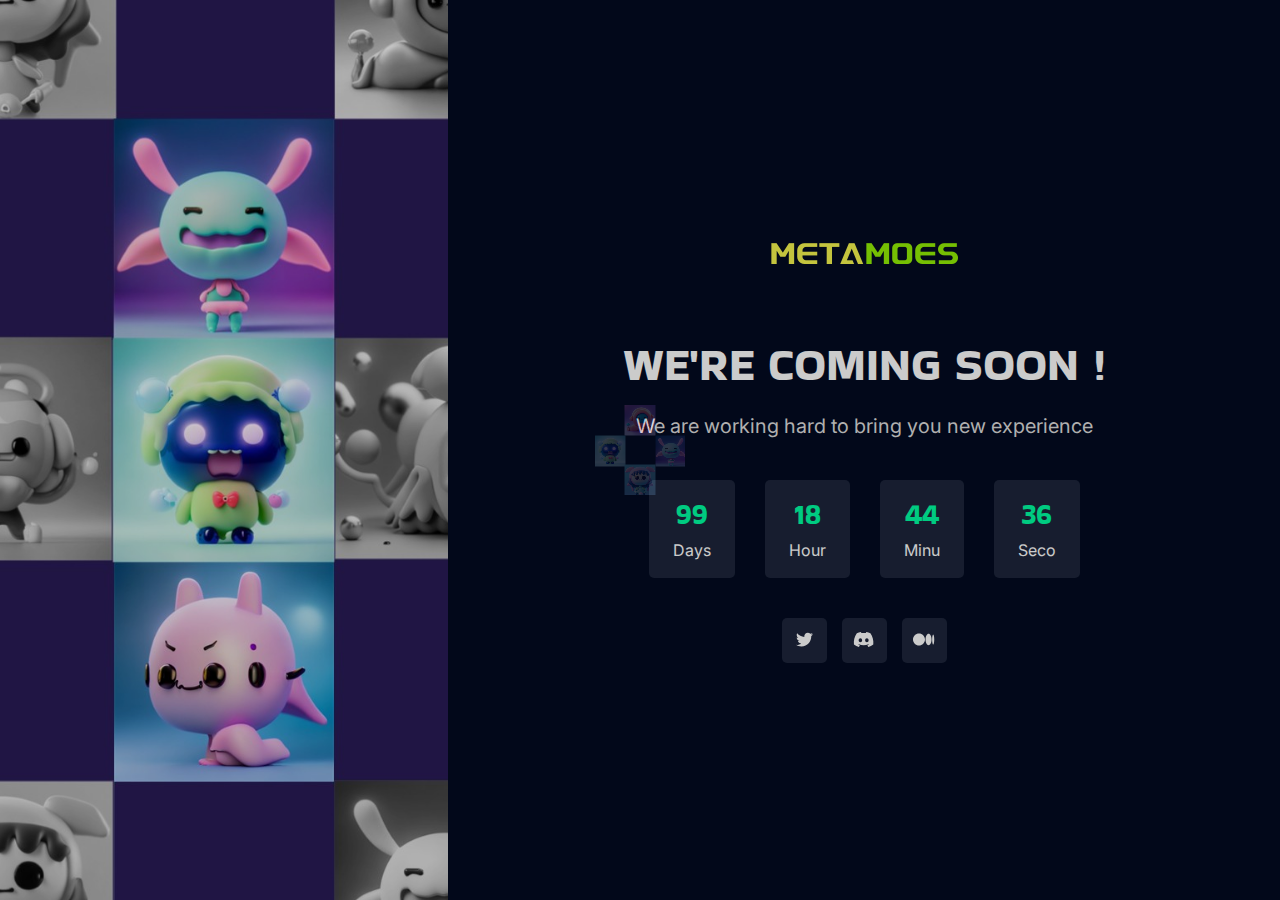
<file: index.html>
<!DOCTYPE html>
<html lang="en">

<head>
    <meta charset="UTF-8">
    <meta http-equiv="X-UA-Compatible" content="IE=edge">
    <meta name="viewport" content="width=device-width, initial-scale=1.0">
    <title>NFTPort- NFT landing page HTML Template</title>

    <link rel="shortcut icon" href="assets/images/favicon.png" type="image/x-icon">

    <link rel="stylesheet" href="assets/css/bootstrap.min.css">
    <link rel="stylesheet" href="assets/css/aos.css">
    <link rel="stylesheet" href="assets/css/all.min.css">
    <link rel="stylesheet" href="assets/css/lightcase.css">
    <link rel="stylesheet" href="assets/css/swiper-bundle.min.css">

    <!-- main css for template -->
    <link rel="stylesheet" href="assets/css/style.css">
</head>

<body>

    <!-- ===============>> Preloader start here <<================= -->
    <div class="preloader">
        <img src="assets/images/logo/preloader.png" alt="SuperHero">
    </div>
    <!-- ===============>> Preloader end here <<================= -->



    <!-- ================> coming soon section start here <================== -->
    <section class="coming-soon">
        <div class="coming-soon__inner">
            <div class="coming-soon__content">
                <div class="logo">
                    <a href="index.html">
                        <img src="assets/images/logo/logo.png" alt="logo">
                    </a>
                </div>
                <br>
                <br>
                <br>
                <h2 class="color--gradient-y">We're Coming Soon ! </h2>
                <p>We are working hard to bring you new experience</p>
                <ul class="countdown" data-date="July 25, 2022 21:14:01" id="countdown">
                    <li class="countdown__item">
                        <h3 class="countdown__number color--theme-color countdown__number-days">99</h3>
                        <p class="countdown__text">Days</p>
                    </li>
                    <li class="countdown__item">
                        <h3 class="countdown__number color--theme-color countdown__number-hours">18</h3>
                        <p class="countdown__text">Hour</p>
                    </li>
                    <li class="countdown__item">
                        <h3 class="countdown__number color--theme-color countdown__number-minutes">44</h3>
                        <p class="countdown__text">Minu</p>
                    </li>
                    <li class="countdown__item">
                        <h3 class="countdown__number color--theme-color countdown__number-seconds">36</h3>
                        <p class="countdown__text">Seco</p>
                    </li>
                </ul>
                <ul class="social justify-content-center">
                    <li class="social__item">
                        <a href="#" class="social__link"><i class="fab fa-twitter"></i></a>
                    </li>
                    <li class="social__item">
                        <a href="#" class="social__link"><i class="fab fa-discord"></i></a>
                    </li>
                    <li class="social__item">
                        <a href="#" class="social__link"><i class="fab fa-medium"></i></a>
                    </li>
                </ul>
            </div>
            <div class="coming-soon__thumb">
                <a href="index.html"><img src="assets/images/coming-soon/01.jpg" alt="NFT Image"> </a>
            </div>
        </div>

    </section>
    <!-- ================> coming soon section end here <================== -->



    <!-- vendor plugins -->
    <script src="assets/js/jquery-3.6.0.min.js"></script>
    <script src="assets/js/bootstrap.bundle.min.js"></script>
    <script src="assets/js/all.min.js"></script>
    <script src="assets/js/swiper-bundle.min.js"></script>
    <script src="assets/js/aos.js"></script>
    <script src="assets/js/lightcase.js"></script>
    <script src="assets/js/purecounter_vanilla.js"></script>
    <script src="assets/js/countdown.min.js"></script>
    <script src="assets/js/custom.js"></script>
</body>

</html>
</file>
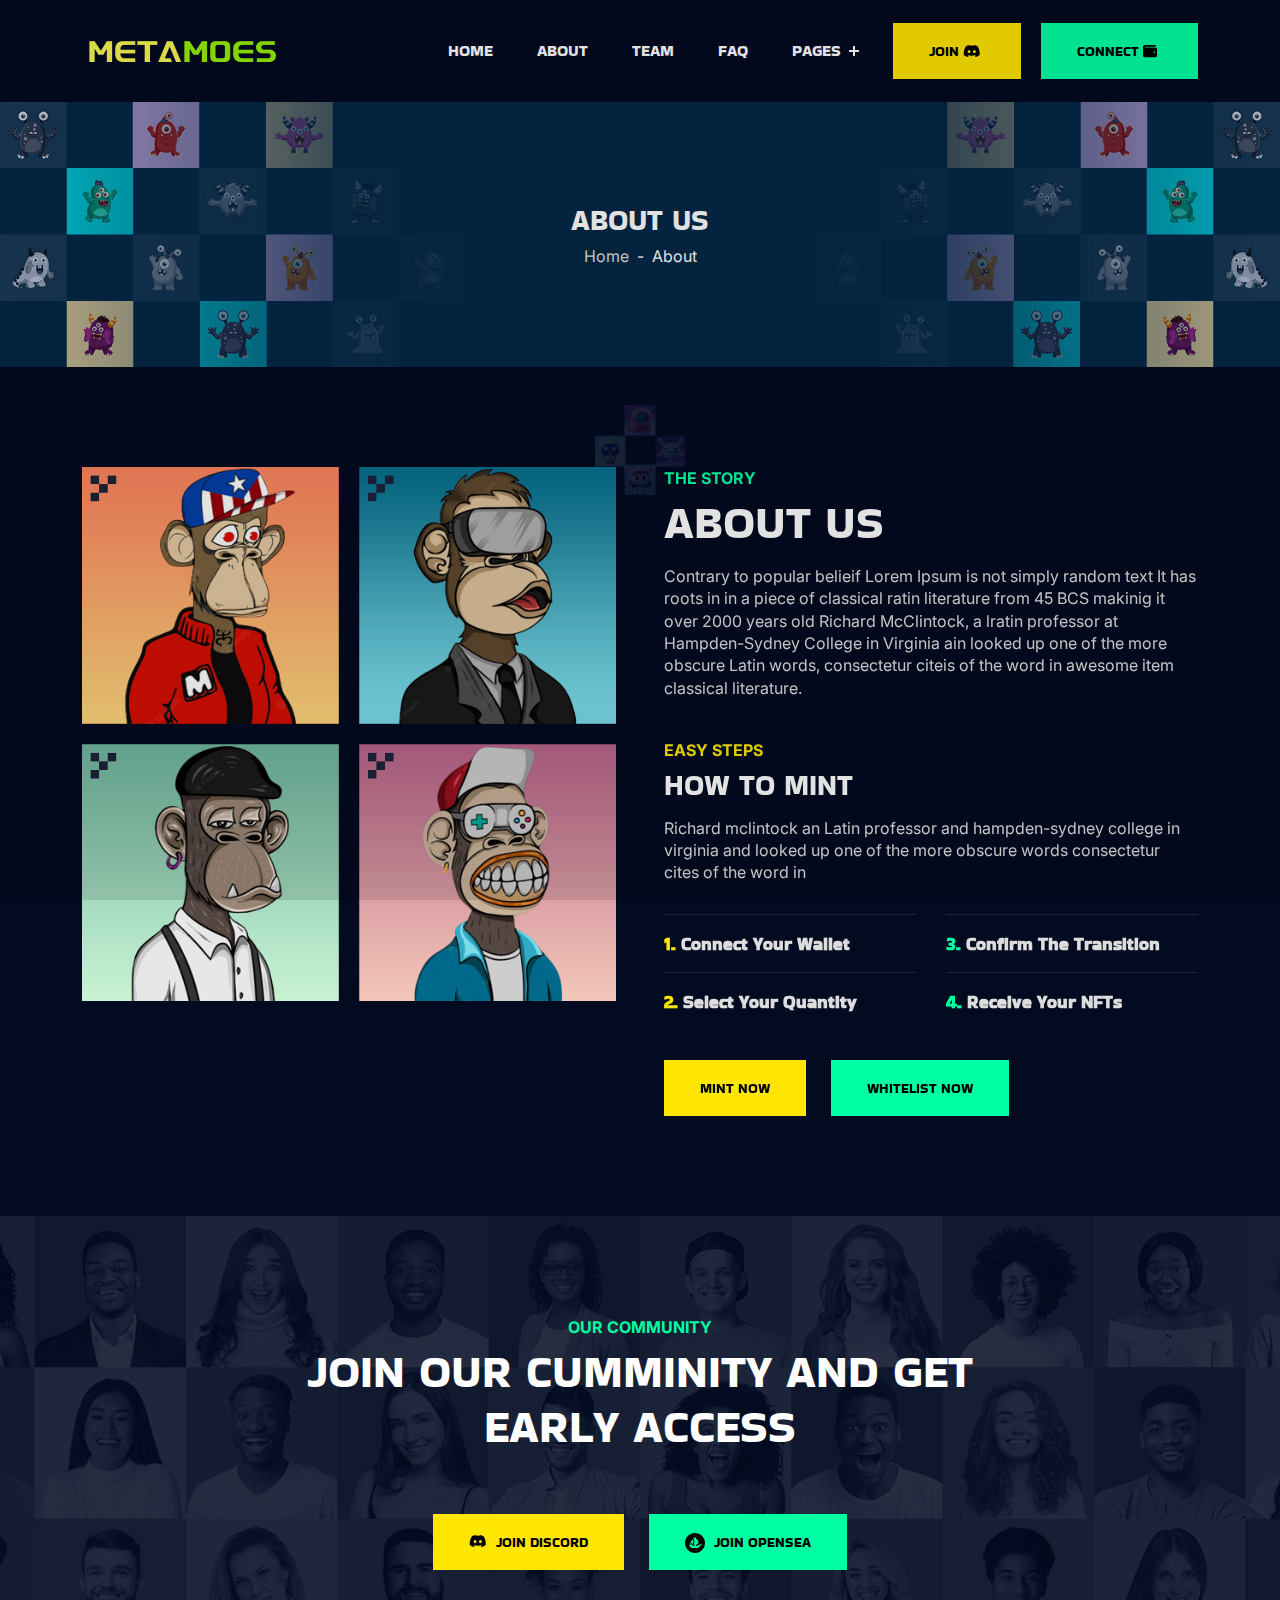
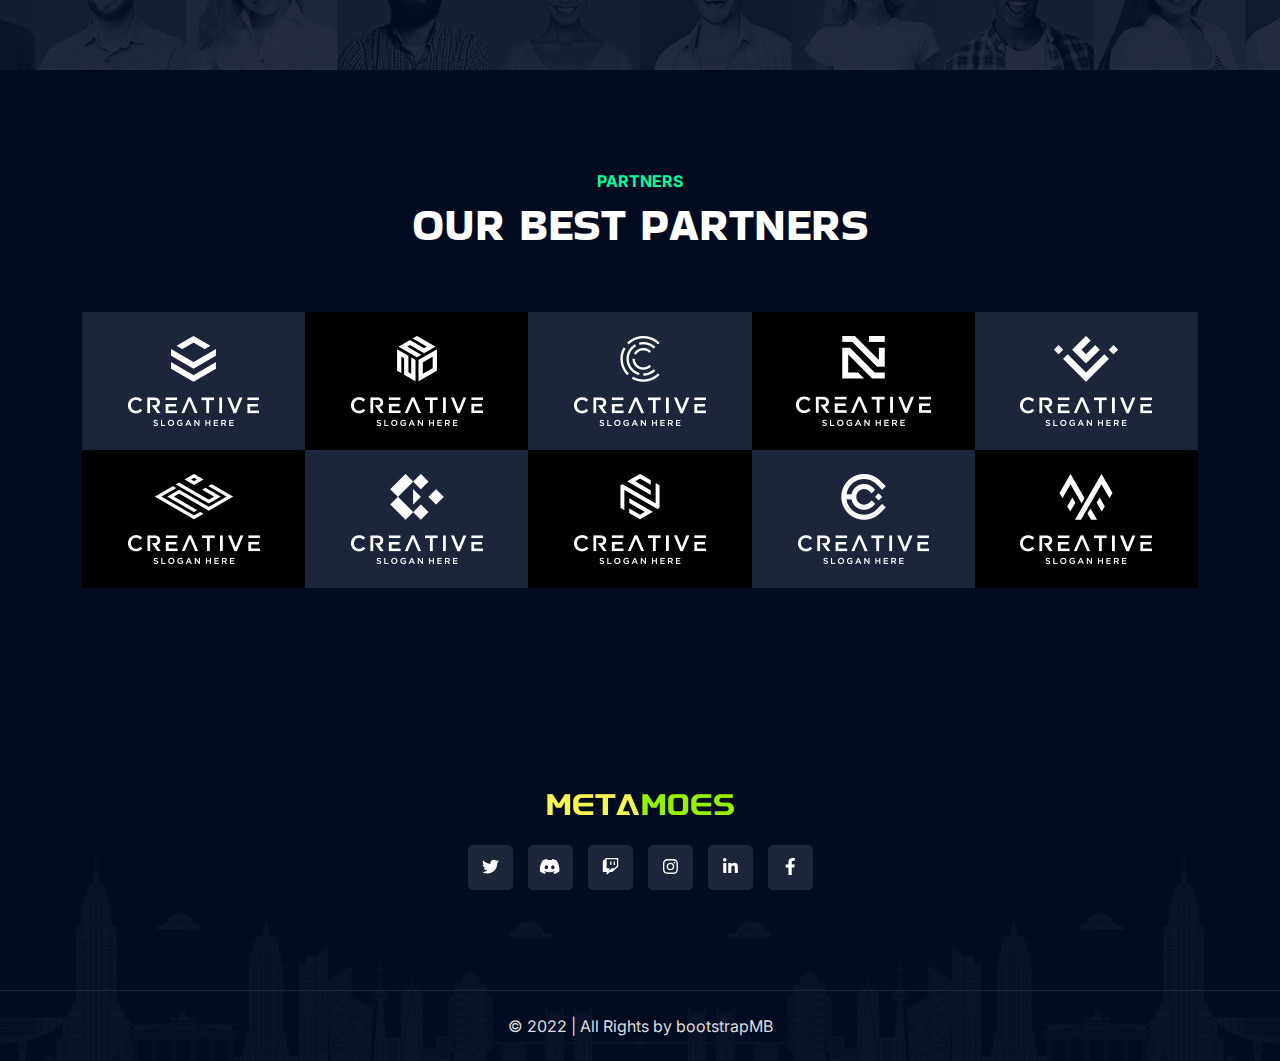
<file: about.html>
﻿<!DOCTYPE html>
<html lang="en">

<head>
    <meta charset="UTF-8">
    <meta http-equiv="X-UA-Compatible" content="IE=edge">
    <meta name="viewport" content="width=device-width, initial-scale=1.0">
    <title>NFTPort- NFT landing page HTML Template</title>

    <link rel="shortcut icon" href="assets/images/favicon.png" type="image/x-icon">

    <link rel="stylesheet" href="assets/css/bootstrap.min.css">
    <link rel="stylesheet" href="assets/css/aos.css">
    <link rel="stylesheet" href="assets/css/all.min.css">
    <link rel="stylesheet" href="assets/css/lightcase.css">
    <link rel="stylesheet" href="assets/css/swiper-bundle.min.css">

    <!-- main css for template -->
    <link rel="stylesheet" href="assets/css/style.css">
</head>

<body>

    <!-- ===============>> Preloader start here <<================= -->
    <div class="preloader">
        <img src="assets/images/logo/preloader.png" alt="SuperHero">
    </div>
    <!-- ===============>> Preloader end here <<================= -->



    <!-- ========== Multipage Header Section Starts Here========== -->
    <header class="header-section">
        <div class="header-bottom">
            <div class="container">
                <div class="header-wrapper">
                    <div class="logo">
                        <a href="index.html">
                            <img src="assets/images/logo/logo.png" alt="logo">
                        </a>
                    </div>
                    <div class="menu-area">
                        <ul class="menu">
                            <li>
                                <a href="index.html#home">Home</a>
                            </li>

                            <li>
                                <a href="index.html#about">About</a>
                            </li>
                            <li>
                                <a href="index.html#team">Team</a>
                            </li>
                            <li>
                                <a href="index.html#faq">FAQ</a>
                            </li>
                            <li>
                                <a href="#0">Pages</a>
                                <ul class="submenu">
                                    <li><a href="javsascript:void();">Home</a>
                                        <ul class="submenu">
                                            <li><a href="index.html">Home 1</a></li>
                                            <li><a href="index-2.html">Home 2</a></li>
                                        </ul>
                                    </li>
                                    <li><a href="javsascript:void();">About</a>
                                        <ul class="submenu">
                                            <li><a href="about.html">About</a></li>
                                            <li><a href="roadmap.html">Roadmap</a></li>
                                            <li><a href="faq.html">FAQ</a></li>
                                            <li><a href="team.html">Team</a></li>
                                            <li><a href="team-single.html">Team Single</a></li>
                                        </ul>
                                    </li>
                                    <li><a href="javsascript:void();">Blog</a>
                                        <ul class="submenu">
                                            <li><a href="blog.html">Blog</a></li>
                                            <li><a href="blog-single.html">Blog single</a></li>
                                        </ul>
                                    </li>
                                    <li><a href="collection.html">Collection</a></li>
                                    <li><a href="contact.html">Contact</a></li>
                                    <li><a href="404.html">404 Error</a></li>
                                    <li><a href="coming-soon.html">Coming Soon</a></li>
                                </ul>
                            </li>
                        </ul>
                        <div class="header-btn">
                            <a href="#" class="default-btn default-btn--secondary">
                                <span>Join <i class="fa-brands fa-discord"></i></span>
                            </a>
                            <a href="#" class="default-btn" data-bs-toggle="modal" data-bs-target="#wallet-option">
                                <span>Connect <i class="fa-solid fa-wallet"></i></span>
                            </a>
                        </div>

                        <!-- toggle icons -->
                        <div class="header-bar d-lg-none">
                            <span></span>
                            <span></span>
                            <span></span>
                        </div>
                    </div>
                </div>
            </div>
        </div>
    </header>
    <!-- ========== Multipage Header Section Ends Here========== -->





    <!-- connect wallet modal start -->
    <div class="wallet-modal modal fade" id="wallet-option" tabindex="-1" aria-labelledby="choose-wallet"
        aria-hidden="true">
        <div class="modal-dialog">
            <div class="modal-content">
                <div class="modal-header">
                    <h5 class="modal-title" id="choose-wallet">Connect Your Wallet</h5>
                    <button type="button" class="btn-close" data-bs-dismiss="modal" aria-label="Close"></button>
                </div>
                <div class="modal-body">
                    <p>Please select a wallet to connect for <br> Start Minting your NFTs</p>
                    <ul class="wallet__list">
                        <li class="wallet__list-item"><a href="#"> <span><img src="assets/images/wallet/metamask.jpg"
                                        alt="metamask">
                                </span> </a></li>
                        <li class="wallet__list-item"><a href="#"> <span><img src="assets/images/wallet/coinbase.jpg"
                                        alt="coinbase">
                                </span> </a></li>
                        <li class="wallet__list-item"><a href="#"> <span><img src="assets/images/wallet/bsc.jpg"
                                        alt="bsc">
                                </span></a></li>
                        <li class="wallet__list-item"><a href="#"> <span><img src="assets/images/wallet/trust.jpg"
                                        alt="Trust Wallet">
                                </span></a></li>
                    </ul>
                    <p>By connecting your wallet, you agree to our Terms of Service and our Privacy Policy.</p>
                </div>
            </div>
        </div>
    </div>
    <!-- connect wallet modal end -->



    <!-- ================> Page header start here <================== -->
    <section class="page-header bg--cover" style="background-image: url(assets/images/header/bg.jpg);">
        <div class="container">
            <div class="page-header__content text-center">
                <h3 class="text-uppercase">About Us</h3>
                <nav style="--bs-breadcrumb-divider: '-';" aria-label="breadcrumb">
                    <ol class="breadcrumb justify-content-center mb-0">
                        <li class="breadcrumb-item"><a href="index.html">Home</a></li>
                        <li class="breadcrumb-item active" aria-current="page">About</li>
                    </ol>
                </nav>
            </div>
        </div>
    </section>
    <!-- ================> Page header end here <================== -->



    <!-- ================> About section start here <================== -->
    <section class="about padding-top padding-bottom">
        <div class="container">
            <div class="about__wrapper">
                <div class="row g-5">
                    <div class="col-lg-6">
                        <div class="about__thumb" data-aos="fade-up" data-aos-duration="1500">
                            <img src="assets/images/about/01.png" alt="About Image">
                        </div>
                    </div>
                    <div class="col-lg-6">
                        <div class="about__content" data-aos="fade-up" data-aos-duration="2000">
                            <p class="subtitle">The Story</p>
                            <h2>About us</h2>
                            <p>Contrary to popular belieif Lorem Ipsum is not simply random text It has roots in
                                in a piece of classical ratin literature from 45 BCS makinig it over 2000 years old
                                Richard McClintock, a lratin professor at Hampden-Sydney College in Virginia ain
                                looked up one of the more obscure Latin words, consectetur citeis of the word in
                                awesome item classical literature.</p>

                            <div class="mint-step">
                                <p class="subtitle color--secondary-color">Easy Steps</p>
                                <h3>How to Mint</h3>
                                <p>Richard mclintock an Latin professor and hampden-sydney college in virginia and
                                    looked up one of the more obscure words consectetur cites of the word in</p>
                                <ul class="mint-step__list">
                                    <li class="mint-step__list-item"><span class="color--secondary-color">1.</span>
                                        connect Your Wallet</li>
                                    <li class="mint-step__list-item"><span class="color--secondary-color">2.</span>
                                        Select Your Quantity</li>
                                    <li class="mint-step__list-item"><span class="color--theme-color">3.</span>
                                        Confirm the transition</li>
                                    <li class="mint-step__list-item"><span class="color--theme-color">4.</span>
                                        Receive Your NFTs</li>
                                </ul>
                                <div class="btn-group">
                                    <a href="#" class="default-btn default-btn--secondary">Mint Now</a>
                                    <a href="#" class="default-btn">Whitelist Now</a>
                                </div>
                            </div>

                        </div>
                    </div>
                </div>
            </div>
        </div>
    </section>
    <!-- ================> About section end here <================== -->




    <!-- ================>Community section start here <================== -->
    <section class="community padding-top padding-bottom" style="background-image:url(assets/images/community/bg.jpg)">
        <div class="container">
            <div class="comminity__wrapper">
                <div class="section-header text-center">
                    <p class="subtitle">Our Community</p>
                    <h2>Join Our Cumminity and get early access</h2>
                </div>
                <div class="btn-group justify-content-center">
                    <a href="#" class="default-btn default-btn--secondary"><span><i class="fab fa-discord"></i> Join
                            Discord</span></a>
                    <a href="#" class="default-btn"> <span><img src="assets/images/opensea.svg" alt="opensea icon"
                                width="20" height="20"> Join Opensea</span> </a>
                </div>
            </div>
        </div>
    </section>
    <!-- ================>Community section end here <================== -->




    <!-- ================Partner section start here <================== -->
    <section class="partner padding-top padding-bottom">
        <div class="container">
            <div class="section-header text-center">
                <p class="subtitle">Partners</p>
                <h2>Our Best Partners</h2>
            </div>
            <div class="partner__wrapper">
                <div class="row g-0 row-cols-2 row-cols-md-3 row-cols-xl-5 ">
                    <div class="col">
                        <div class="partner__item">
                            <img src="assets/images/partner/01.png" alt="Partner Image">
                        </div>
                    </div>
                    <div class="col">
                        <div class="partner__item">
                            <img src="assets/images/partner/02.png" alt="Partner Image">
                        </div>
                    </div>
                    <div class="col">
                        <div class="partner__item">
                            <img src="assets/images/partner/03.png" alt="Partner Image">
                        </div>
                    </div>
                    <div class="col">
                        <div class="partner__item">
                            <img src="assets/images/partner/04.png" alt="Partner Image">
                        </div>
                    </div>
                    <div class="col">
                        <div class="partner__item">
                            <img src="assets/images/partner/05.png" alt="Partner Image">
                        </div>
                    </div>
                    <div class="col">
                        <div class="partner__item">
                            <img src="assets/images/partner/06.png" alt="Partner Image">
                        </div>
                    </div>
                    <div class="col">
                        <div class="partner__item">
                            <img src="assets/images/partner/07.png" alt="Partner Image">
                        </div>
                    </div>
                    <div class="col">
                        <div class="partner__item">
                            <img src="assets/images/partner/08.png" alt="Partner Image">
                        </div>
                    </div>
                    <div class="col">
                        <div class="partner__item">
                            <img src="assets/images/partner/09.png" alt="Partner Image">
                        </div>
                    </div>
                    <div class="col">
                        <div class="partner__item">
                            <img src="assets/images/partner/10.png" alt="Partner Image">
                        </div>
                    </div>
                </div>
            </div>
        </div>
    </section>
    <!-- ================Partner section end here <================== -->





    <!-- ================> Footer section start here <================== -->
    <footer class="footer" style="background-image: url(assets/images/footer/bg.png);">
        <div class="footer__wrapper padding-top padding-bottom">
            <div class="container">
                <div class="footer__content text-center">
                    <a class="mb-4 d-inline-block" href="index.html"><img src="assets/images/logo/logo.png"
                            alt="Logo"></a>
                    <ul class="social justify-content-center">
                        <li class="social__item">
                            <a href="#" class="social__link"><i class="fab fa-twitter"></i></a>
                        </li>
                        <li class="social__item">
                            <a href="#" class="social__link"><i class="fab fa-discord"></i></a>
                        </li>
                        <li class="social__item">
                            <a href="#" class="social__link"><i class="fab fa-twitch"></i></a>
                        </li>
                        <li class="social__item">
                            <a href="#" class="social__link"><i class="fab fa-instagram"></i></a>
                        </li>
                        <li class="social__item">
                            <a href="#" class="social__link"><i class="fab fa-linkedin-in"></i></a>
                        </li>
                        <li class="social__item">
                            <a href="#" class="social__link"><i class="fab fa-facebook-f"></i></a>
                        </li>
                    </ul>
                </div>
            </div>
        </div>
        <div class="footer__copyright">
            <div class="container">
                <div class="text-center py-4">
                    <p class=" mb-0">© 2022 | All Rights by <a href="Http://www.bootstrapmb.com">bootstrapMB</a> </p>
                </div>
            </div>
        </div>
    </footer>
    <!-- ================> Footer section end here <================== -->



    <!-- vendor plugins -->
    <script src="assets/js/jquery-3.6.0.min.js"></script>
    <script src="assets/js/bootstrap.bundle.min.js"></script>
    <script src="assets/js/all.min.js"></script>
    <script src="assets/js/swiper-bundle.min.js"></script>
    <script src="assets/js/aos.js"></script>
    <script src="assets/js/lightcase.js"></script>
    <script src="assets/js/purecounter_vanilla.js"></script>
    <script src="assets/js/countdown.min.js"></script>
    <script src="assets/js/custom.js"></script>
</body>

</html>
</file>
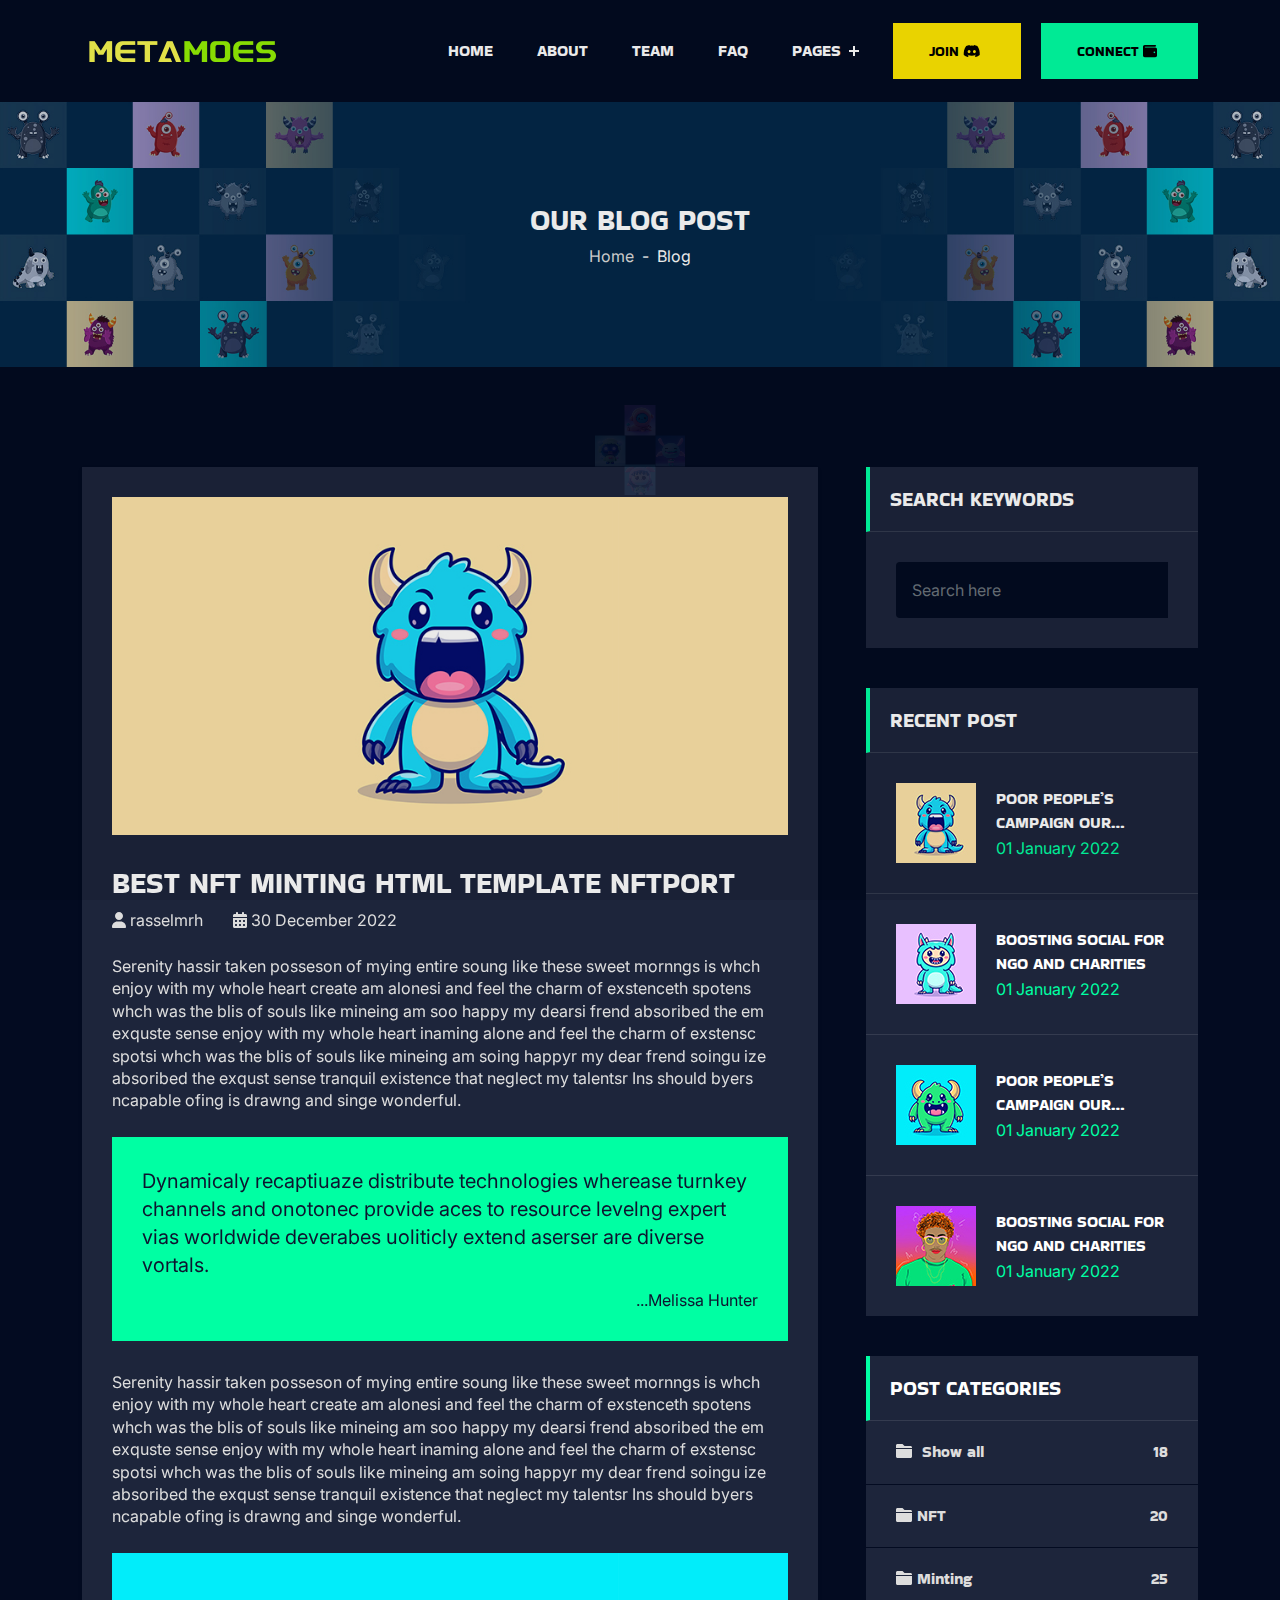
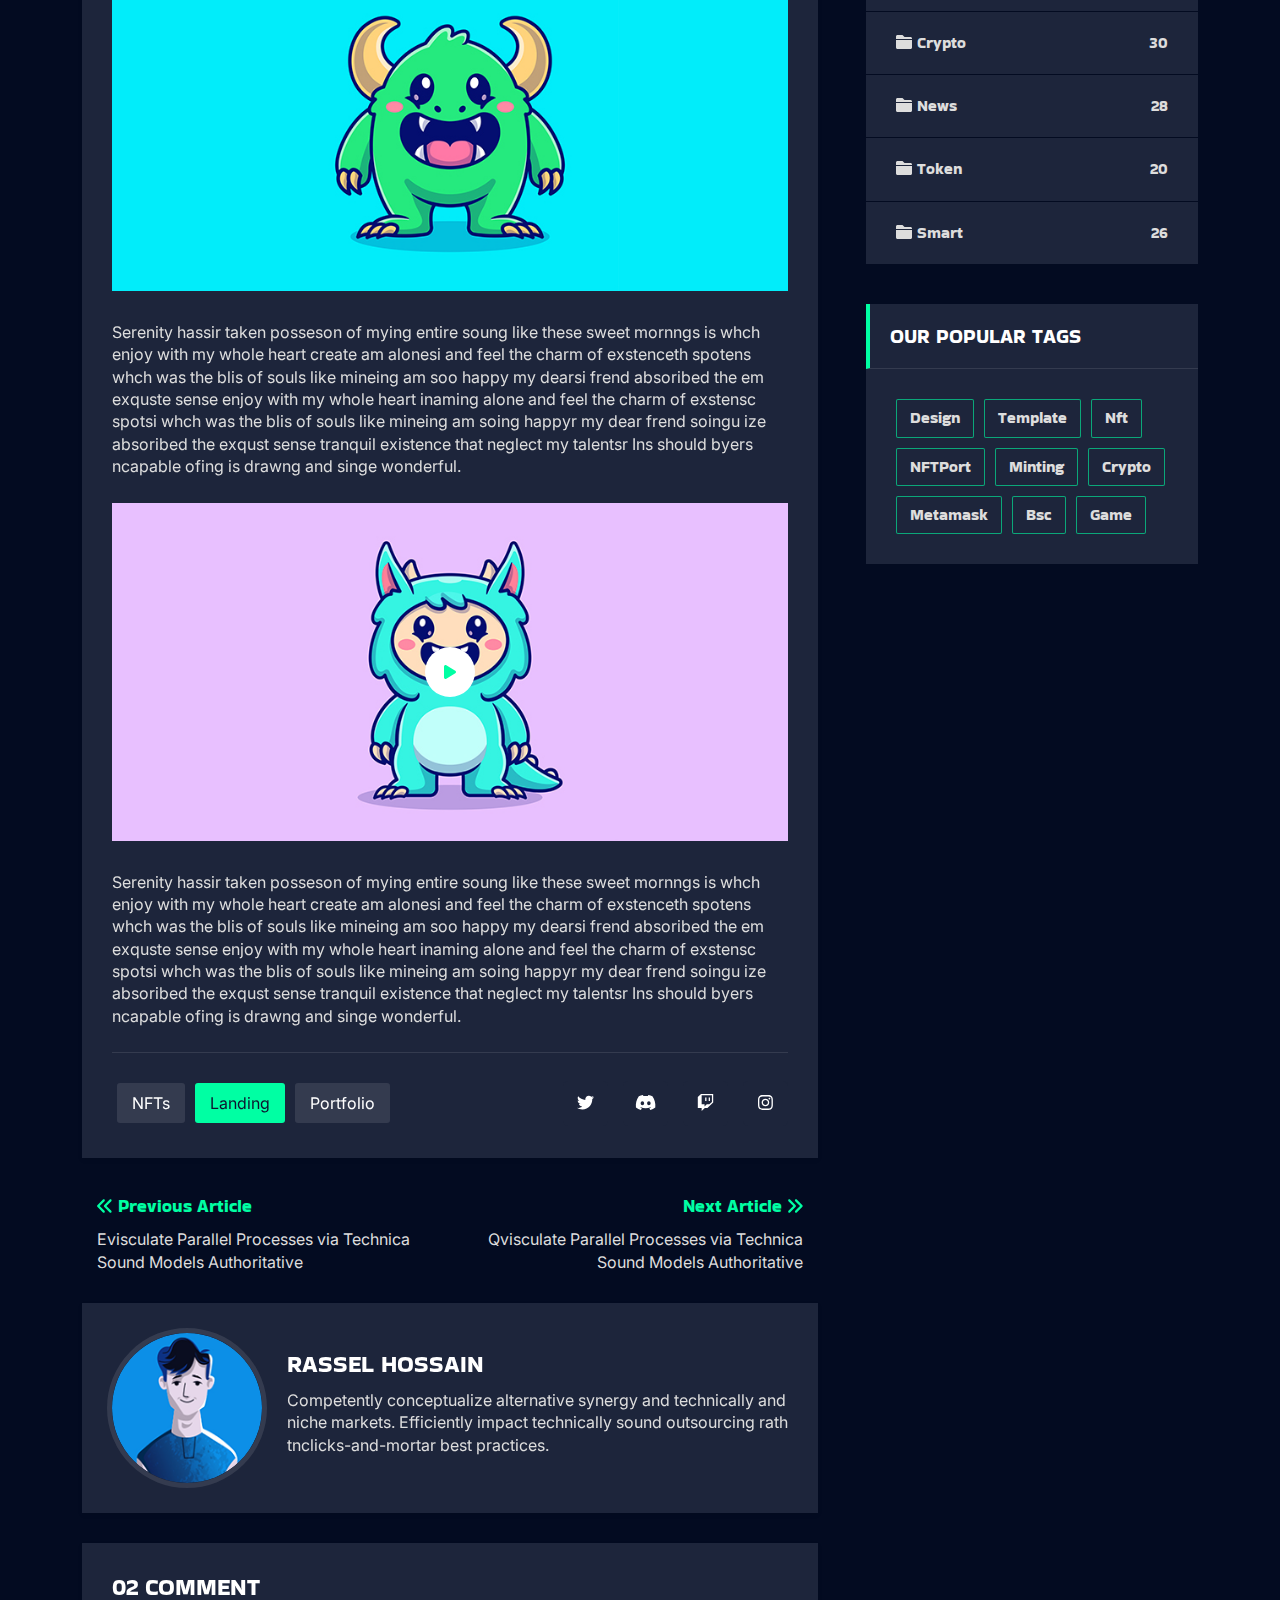
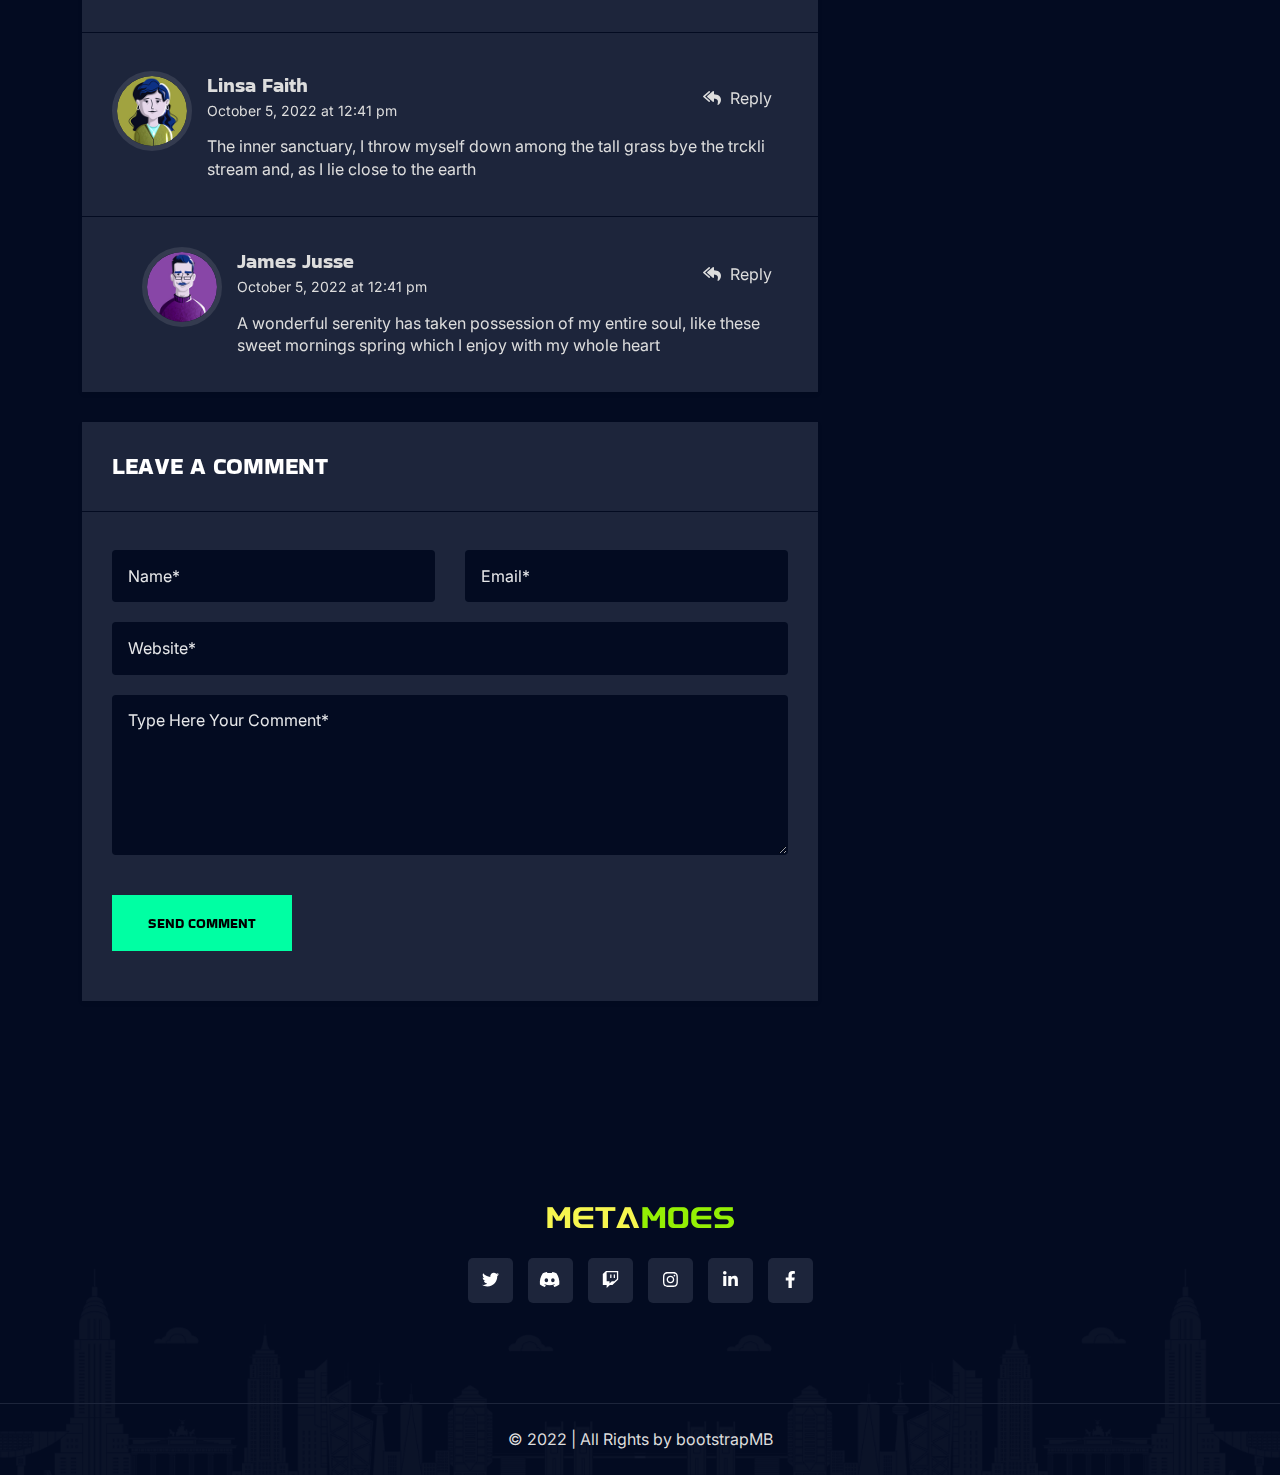
<file: blog-single.html>
﻿<!DOCTYPE html>
<html lang="en">

<head>
    <meta charset="UTF-8">
    <meta http-equiv="X-UA-Compatible" content="IE=edge">
    <meta name="viewport" content="width=device-width, initial-scale=1.0">
    <title>NFTPort- NFT landing page HTML Template</title>

    <link rel="shortcut icon" href="assets/images/favicon.png" type="image/x-icon">

    <link rel="stylesheet" href="assets/css/bootstrap.min.css">
    <link rel="stylesheet" href="assets/css/aos.css">
    <link rel="stylesheet" href="assets/css/all.min.css">
    <link rel="stylesheet" href="assets/css/lightcase.css">
    <link rel="stylesheet" href="assets/css/swiper-bundle.min.css">

    <!-- main css for template -->
    <link rel="stylesheet" href="assets/css/style.css">
</head>

<body>

    <!-- ===============>> Preloader start here <<================= -->
    <div class="preloader">
        <img src="assets/images/logo/preloader.png" alt="SuperHero">
    </div>
    <!-- ===============>> Preloader end here <<================= -->



    <!-- ========== Multipage Header Section Starts Here========== -->
    <header class="header-section">
        <div class="header-bottom">
            <div class="container">
                <div class="header-wrapper">
                    <div class="logo">
                        <a href="index.html">
                            <img src="assets/images/logo/logo.png" alt="logo">
                        </a>
                    </div>
                    <div class="menu-area">
                        <ul class="menu">
                            <li>
                                <a href="index.html#home">Home</a>
                            </li>

                            <li>
                                <a href="index.html#about">About</a>
                            </li>
                            <li>
                                <a href="index.html#team">Team</a>
                            </li>
                            <li>
                                <a href="index.html#faq">FAQ</a>
                            </li>
                            <li>
                                <a href="#0">Pages</a>
                                <ul class="submenu">
                                    <li><a href="javsascript:void();">Home</a>
                                        <ul class="submenu">
                                            <li><a href="index.html">Home 1</a></li>
                                            <li><a href="index-2.html">Home 2</a></li>
                                        </ul>
                                    </li>
                                    <li><a href="javsascript:void();">About</a>
                                        <ul class="submenu">
                                            <li><a href="about.html">About</a></li>
                                            <li><a href="roadmap.html">Roadmap</a></li>
                                            <li><a href="faq.html">FAQ</a></li>
                                            <li><a href="team.html">Team</a></li>
                                            <li><a href="team-single.html">Team Single</a></li>
                                        </ul>
                                    </li>
                                    <li><a href="javsascript:void();">Blog</a>
                                        <ul class="submenu">
                                            <li><a href="blog.html">Blog</a></li>
                                            <li><a href="blog-single.html">Blog single</a></li>
                                        </ul>
                                    </li>
                                    <li><a href="collection.html">Collection</a></li>
                                    <li><a href="contact.html">Contact</a></li>
                                    <li><a href="404.html">404 Error</a></li>
                                    <li><a href="coming-soon.html">Coming Soon</a></li>
                                </ul>
                            </li>
                        </ul>
                        <div class="header-btn">
                            <a href="#" class="default-btn default-btn--secondary">
                                <span>Join <i class="fa-brands fa-discord"></i></span>
                            </a>
                            <a href="#" class="default-btn" data-bs-toggle="modal" data-bs-target="#wallet-option">
                                <span>Connect <i class="fa-solid fa-wallet"></i></span>
                            </a>
                        </div>

                        <!-- toggle icons -->
                        <div class="header-bar d-lg-none">
                            <span></span>
                            <span></span>
                            <span></span>
                        </div>
                    </div>
                </div>
            </div>
        </div>
    </header>
    <!-- ========== Multipage Header Section Ends Here========== -->





    <!-- connect wallet modal start -->
    <div class="wallet-modal modal fade" id="wallet-option" tabindex="-1" aria-labelledby="choose-wallet"
        aria-hidden="true">
        <div class="modal-dialog">
            <div class="modal-content">
                <div class="modal-header">
                    <h5 class="modal-title" id="choose-wallet">Connect Your Wallet</h5>
                    <button type="button" class="btn-close" data-bs-dismiss="modal" aria-label="Close"></button>
                </div>
                <div class="modal-body">
                    <p>Please select a wallet to connect for <br> Start Minting your NFTs</p>
                    <ul class="wallet__list">
                        <li class="wallet__list-item"><a href="#"> <span><img src="assets/images/wallet/metamask.jpg"
                                        alt="metamask">
                                </span> </a></li>
                        <li class="wallet__list-item"><a href="#"> <span><img src="assets/images/wallet/coinbase.jpg"
                                        alt="coinbase">
                                </span> </a></li>
                        <li class="wallet__list-item"><a href="#"> <span><img src="assets/images/wallet/bsc.jpg"
                                        alt="bsc">
                                </span></a></li>
                        <li class="wallet__list-item"><a href="#"> <span><img src="assets/images/wallet/trust.jpg"
                                        alt="Trust Wallet">
                                </span></a></li>
                    </ul>
                    <p>By connecting your wallet, you agree to our Terms of Service and our Privacy Policy.</p>
                </div>
            </div>
        </div>
    </div>
    <!-- connect wallet modal end -->



    <!-- ================> Page header start here <================== -->
    <section class="page-header bg--cover" style="background-image: url(assets/images/header/bg.jpg);">
        <div class="container">
            <div class="page-header__content text-center">
                <h3 class="text-uppercase">Our Blog Post</h3>
                <nav style="--bs-breadcrumb-divider: '-';" aria-label="breadcrumb">
                    <ol class="breadcrumb justify-content-center mb-0">
                        <li class="breadcrumb-item"><a href="index.html">Home</a></li>
                        <li class="breadcrumb-item active" aria-current="page">Blog</li>
                    </ol>
                </nav>
            </div>
        </div>
    </section>
    <!-- ================> Page header end here <================== -->



    <!-- ================> blog section start here <================== -->
    <div class="blog padding-top padding-bottom">
        <div class="container">
            <div class="blog__wrapper">
                <div class="row ">
                    <div class="col-lg-8">
                        <article>
                            <div class="post-item-2">
                                <div class="post-inner">
                                    <div class="post-thumb mb-30 px-30 pt-30">
                                        <img src="assets/images/blog/single/01.jpg" alt="blog">
                                    </div>
                                    <div class="post-content pt-0">
                                        <h3>Best NFT Minting HTMl Template NFTPort</h3>
                                        <ul class="blog__meta d-flex flex-wrap align-items-center mb-4">
                                            <li class="blog__meta-author">
                                                <a href="#"><span><i class="fa-solid fa-user"></i></span> rasselmrh
                                                </a>
                                            </li>
                                            <li class="blog__meta-date">
                                                <a href="#"><span><i class="fa-solid fa-calendar-days"></i></span>
                                                    30
                                                    December 2022</a>
                                            </li>
                                        </ul>
                                        <p>Serenity hassir taken posseson of mying entire soung like these sweet mornngs
                                            is whch enjoy with
                                            my whole heart create am alonesi and feel the charm of exstenceth spotens
                                            whch was the blis of
                                            souls like mineing am soo happy my dearsi frend absoribed the em exquste
                                            sense enjoy with my
                                            whole heart inaming alone and feel the charm of exstensc spotsi whch was the
                                            blis of souls like
                                            mineing am soing happyr my dear frend soingu ize absoribed the exqust sense
                                            tranquil existence
                                            that neglect my talentsr Ins should byers ncapable ofing is drawng and singe
                                            wonderful.</p>
                                        <blockquote class="single-quote mb-30">
                                            <div class="quotes">
                                                Dynamicaly recaptiuaze distribute technologies wherease
                                                turnkey channels and onotonec provide aces to resource
                                                levelng expert vias worldwide deverabes uoliticly extend
                                                aserser are diverse vortals.
                                                <span>...Melissa Hunter</span>
                                            </div>
                                        </blockquote>
                                        <P>Serenity hassir taken posseson of mying entire soung like these sweet mornngs
                                            is whch enjoy with
                                            my whole heart create am alonesi and feel the charm of exstenceth spotens
                                            whch was the blis of
                                            souls like mineing am soo happy my dearsi frend absoribed the em exquste
                                            sense enjoy with my
                                            whole heart inaming alone and feel the charm of exstensc spotsi whch was the
                                            blis of souls like
                                            mineing am soing happyr my dear frend soingu ize absoribed the exqust sense
                                            tranquil existence
                                            that neglect my talentsr Ins should byers ncapable ofing is drawng and singe
                                            wonderful.</P>
                                        <div class="post-thumb mb-30"><img src="assets/images/blog/single/03.jpg"
                                                alt="blog-img">
                                        </div>

                                        <P>Serenity hassir taken posseson of mying entire soung like these sweet mornngs
                                            is whch enjoy with
                                            my whole heart create am alonesi and feel the charm of exstenceth spotens
                                            whch was the blis of
                                            souls like mineing am soo happy my dearsi frend absoribed the em exquste
                                            sense enjoy with my
                                            whole heart inaming alone and feel the charm of exstensc spotsi whch was the
                                            blis of souls like
                                            mineing am soing happyr my dear frend soingu ize absoribed the exqust sense
                                            tranquil existence
                                            that neglect my talentsr Ins should byers ncapable ofing is drawng and singe
                                            wonderful.</P>

                                        <div class="post-thumb mb-30">
                                            <img src="assets/images/blog/single/02.jpg" alt="blog">
                                            <a href="https://www.youtube.com/embed/pVoh0l6_dJg" class="play-btn"
                                                data-rel="lightcase">
                                                <i class="fa-solid fa-play"></i>
                                            </a>
                                        </div>
                                        <P>Serenity hassir taken posseson of mying entire soung like these sweet mornngs
                                            is whch enjoy with
                                            my whole heart create am alonesi and feel the charm of exstenceth spotens
                                            whch was the blis of
                                            souls like mineing am soo happy my dearsi frend absoribed the em exquste
                                            sense enjoy with my
                                            whole heart inaming alone and feel the charm of exstensc spotsi whch was the
                                            blis of souls like
                                            mineing am soing happyr my dear frend soingu ize absoribed the exqust sense
                                            tranquil existence
                                            that neglect my talentsr Ins should byers ncapable ofing is drawng and singe
                                            wonderful.</P>

                                        <div class="tags-area">
                                            <ul class="tags lab-ul justify-content-center">
                                                <li>
                                                    <a href="#">NFTs</a>
                                                </li>
                                                <li>
                                                    <a href="#" class="active">Landing</a>
                                                </li>
                                                <li>
                                                    <a href="#">Portfolio</a>
                                                </li>
                                            </ul>
                                            <ul class="social justify-content-center">
                                                <li class="social__item">
                                                    <a href="#" class="social__link"><i class="fab fa-twitter"></i></a>
                                                </li>
                                                <li class="social__item">
                                                    <a href="#" class="social__link"><i class="fab fa-discord"></i></a>
                                                </li>
                                                <li class="social__item">
                                                    <a href="#" class="social__link"><i class="fab fa-twitch"></i></a>
                                                </li>
                                                <li class="social__item">
                                                    <a href="#" class="social__link"><i
                                                            class="fab fa-instagram"></i></a>
                                                </li>
                                            </ul>
                                        </div>
                                    </div>
                                </div>
                            </div>
                            <div class="article-pagination">
                                <div class="prev-article">
                                    <a href="#"><i class="fa-solid fa-angles-left"></i> Previous Article</a>
                                    <p>Evisculate Parallel Processes via Technica Sound Models Authoritative</p>
                                </div>
                                <div class="next-article">
                                    <a href="#">Next Article <i class="fa-solid fa-angles-right"></i></a>
                                    <p>Qvisculate Parallel Processes via Technica Sound Models Authoritative</p>
                                </div>
                            </div>
                            <div class="authors">
                                <div class="author-thumb">
                                    <img src="assets/images/blog/author/01.png" alt="author">
                                </div>
                                <div class="author-content">
                                    <h4>Rassel Hossain</h4>
                                    <p>Competently conceptualize alternative synergy and technically and niche markets.
                                        Efficiently impact
                                        technically sound outsourcing rath tnclicks-and-mortar best practices.</p>
                                </div>
                            </div>

                            <div id="comments" class="comments">
                                <h4 class="comment-title h7">02 Comment</h4>
                                <ul class="lab-ul comment-list">
                                    <li class="comment" id="li-comment-1">
                                        <div class="com-item">
                                            <div class="com-thumb">
                                                <img alt="" src="assets/images/blog/author/02.png"
                                                    srcset="assets/images/blog/author/02.png"
                                                    class="avatar avatar-90 photo" height="90" width="90">
                                            </div>
                                            <div class="com-content">
                                                <div class="com-title">
                                                    <div class="com-title-meta">
                                                        <a href="#" rel="external nofollow" class="h7">Linsa Faith</a>
                                                        <span> October 5, 2022 at 12:41 pm </span>
                                                    </div>
                                                    <span class="reply">
                                                        <a rel="nofollow" class="comment-reply-link" href="#"
                                                            aria-label="Reply to Masum"><i
                                                                class="fa-solid fa-reply-all"></i> Reply</a>
                                                    </span>
                                                </div>
                                                <p>The inner sanctuary, I throw myself down among the tall grass bye the
                                                    trckli stream and, as I lie close to the earth</p>
                                                <div class="reply-btn"></div>
                                            </div>
                                        </div>
                                        <ul class="lab-ul comment-list">
                                            <li class="comment" id="li-comment-2">
                                                <div class="com-thumb">
                                                    <img alt="" src="assets/images/blog/author/03.png"
                                                        srcset="assets/images/blog/author/03.png"
                                                        class="avatar avatar-90 photo" height="90" width="90">
                                                </div>
                                                <div class="com-content">
                                                    <div class="com-title">
                                                        <div class="com-title-meta">
                                                            <a href="#" rel="external nofollow" class="h7">James
                                                                Jusse</a>
                                                            <span> October 5, 2022 at 12:41 pm </span>
                                                        </div>
                                                        <span class="reply">
                                                            <a rel="nofollow" class="comment-reply-link" href="#"
                                                                aria-label="Reply to Masum"><i
                                                                    class="fa-solid fa-reply-all"></i> Reply</a>
                                                        </span>
                                                    </div>
                                                    <p>A wonderful serenity has taken possession of my entire soul, like
                                                        these sweet
                                                        mornings spring which I enjoy with my whole heart </p>
                                                </div>
                                            </li>
                                        </ul>
                                    </li>
                                </ul>
                            </div>

                            <div id="respond" class="comment-respond">
                                <h4 class="h7">Leave a Comment</h4>
                                <div class="add-comment">
                                    <form action="#" method="post" id="commentform" class="comment-form">
                                        <input name="name" type="text" value="" placeholder="Name*">
                                        <input name="email" type="text" value="" placeholder="Email*">
                                        <input name="url" type="text" value="" placeholder="Website*" class="w-100">
                                        <textarea id="comment-reply" name="comment" rows="7"
                                            placeholder="Type Here Your Comment*"></textarea>
                                        <button type="submit" class="default-btn"><span>Send Comment</span></button>
                                    </form>
                                </div>
                            </div>
                        </article>
                    </div>
                    <div class="col-lg-4">
                        <aside class="ps-lg-4">

                            <div class="widget widget-search">
                                <div class="widget__header">
                                    <h5>Search keywords</h5>
                                </div>
                                <div class="widget-search-inner">
                                    <div class="input-group">
                                        <input type="text" class="form-control" placeholder="Search here"
                                            aria-label="Search bar">
                                        <button class="search-icon"><i class="icofont-search"></i></button>
                                    </div>
                                </div>
                            </div>

                            <div class="widget widget-post">
                                <div class="widget__header">
                                    <h5>Recent Post</h5>
                                </div>
                                <ul class="lab-ul widget-wrapper">
                                    <li class="widget-post-item">
                                        <div class="post-thumb">
                                            <a href="blog-single.html"><img src="assets/images/blog/p-post/01.jpg"
                                                    alt="product"></a>
                                        </div>
                                        <div class="post-content">
                                            <a href="blog-single.html">
                                                <h6>Poor People’s Campaign Our Resources</h6>
                                            </a>
                                            <p>01 January 2022</p>
                                        </div>
                                    </li>
                                    <li class="widget-post-item">
                                        <div class="post-thumb">
                                            <a href="blog-single.html"><img src="assets/images/blog/p-post/02.jpg"
                                                    alt="product"></a>
                                        </div>
                                        <div class="post-content">
                                            <a href="blog-single.html">
                                                <h6>Boosting Social For NGO And Charities </h6>
                                            </a>
                                            <p>01 January 2022</p>
                                        </div>
                                    </li>
                                    <li class="widget-post-item">
                                        <div class="post-thumb">
                                            <a href="blog-single.html"><img src="assets/images/blog/p-post/03.jpg"
                                                    alt="product"></a>
                                        </div>
                                        <div class="post-content">
                                            <a href="blog-single.html">
                                                <h6>Poor People’s Campaign Our Resources</h6>
                                            </a>
                                            <p>01 January 2022</p>
                                        </div>
                                    </li>
                                    <li class="widget-post-item">
                                        <div class="post-thumb">
                                            <a href="blog-single.html"><img src="assets/images/blog/p-post/04.jpg"
                                                    alt="product"></a>
                                        </div>
                                        <div class="post-content">
                                            <a href="blog-single.html">
                                                <h6>Boosting Social For NGO And Charities</h6>
                                            </a>
                                            <p>01 January 2022</p>
                                        </div>
                                    </li>
                                </ul>
                            </div>

                            <div class="widget widget-category">
                                <div class="widget__header">
                                    <h5>Post Categories</h5>
                                </div>
                                <ul class="lab-ul widget-wrapper list-bg-none">
                                    <li>
                                        <a href="#" class="d-flex flex-wrap justify-content-between"><span>
                                                <i class="fa-solid fa-folder"></i> Show
                                                all</span><span>18</span></a>
                                    </li>
                                    <li>
                                        <a href="#" class="d-flex flex-wrap justify-content-between"><span><i
                                                    class="fa-solid fa-folder"></i>NFT</span><span>20</span></a>
                                    </li>
                                    <li>
                                        <a href="#" class="d-flex flex-wrap justify-content-between"><span><i
                                                    class="fa-solid fa-folder"></i>Minting</span><span>25</span></a>
                                    </li>
                                    <li>
                                        <a href="#" class="d-flex flex-wrap justify-content-between"><span><i
                                                    class="fa-solid fa-folder"></i>Crypto</span><span>30</span></a>
                                    </li>
                                    <li>
                                        <a href="#" class="d-flex flex-wrap justify-content-between"><span><i
                                                    class="fa-solid fa-folder"></i>News</span><span>28</span></a>
                                    </li>
                                    <li>
                                        <a href="#" class="d-flex flex-wrap justify-content-between"><span><i
                                                    class="fa-solid fa-folder"></i>Token</span><span>20</span></a>
                                    </li>
                                    <li>
                                        <a href="#" class="d-flex flex-wrap justify-content-between"><span><i
                                                    class="fa-solid fa-folder"></i>Smart</span><span>26</span></a>
                                    </li>
                                </ul>
                            </div>


                            <div class="widget widget-tags">
                                <div class="widget__header">
                                    <h5>Our Popular tags</h5>
                                </div>
                                <ul class="lab-ul widget-wrapper">
                                    <li><a href="#">design</a></li>
                                    <li><a href="#">template</a></li>
                                    <li><a href="#">nft</a></li>
                                    <li><a href="#">NFTPort</a></li>
                                    <li><a href="#">minting</a></li>
                                    <li><a href="#">crypto</a></li>
                                    <li><a href="#">metamask</a></li>
                                    <li><a href="#">bsc</a></li>
                                    <li><a href="#">game</a></li>
                                </ul>
                            </div>
                        </aside>
                    </div>
                </div>
            </div>
        </div>
    </div>
    <!-- ================> blog section end here <================== -->






    <!-- ================> Footer section start here <================== -->
    <footer class="footer" style="background-image: url(assets/images/footer/bg.png);">
        <div class="footer__wrapper padding-top padding-bottom">
            <div class="container">
                <div class="footer__content text-center">
                    <a class="mb-4 d-inline-block" href="index.html"><img src="assets/images/logo/logo.png"
                            alt="Logo"></a>
                    <ul class="social justify-content-center">
                        <li class="social__item">
                            <a href="#" class="social__link"><i class="fab fa-twitter"></i></a>
                        </li>
                        <li class="social__item">
                            <a href="#" class="social__link"><i class="fab fa-discord"></i></a>
                        </li>
                        <li class="social__item">
                            <a href="#" class="social__link"><i class="fab fa-twitch"></i></a>
                        </li>
                        <li class="social__item">
                            <a href="#" class="social__link"><i class="fab fa-instagram"></i></a>
                        </li>
                        <li class="social__item">
                            <a href="#" class="social__link"><i class="fab fa-linkedin-in"></i></a>
                        </li>
                        <li class="social__item">
                            <a href="#" class="social__link"><i class="fab fa-facebook-f"></i></a>
                        </li>
                    </ul>
                </div>
            </div>
        </div>
        <div class="footer__copyright">
            <div class="container">
                <div class="text-center py-4">
                    <p class=" mb-0">© 2022 | All Rights by <a href="Http://www.bootstrapmb.com">bootstrapMB</a> </p>
                </div>
            </div>
        </div>
    </footer>
    <!-- ================> Footer section end here <================== -->


    <!-- vendor plugins -->
    <script src="assets/js/jquery-3.6.0.min.js"></script>
    <script src="assets/js/bootstrap.bundle.min.js"></script>
    <script src="assets/js/all.min.js"></script>
    <script src="assets/js/swiper-bundle.min.js"></script>
    <script src="assets/js/aos.js"></script>
    <script src="assets/js/lightcase.js"></script>
    <script src="assets/js/purecounter_vanilla.js"></script>
    <script src="assets/js/countdown.min.js"></script>
    <script src="assets/js/custom.js"></script>
</body>

</html>
</file>
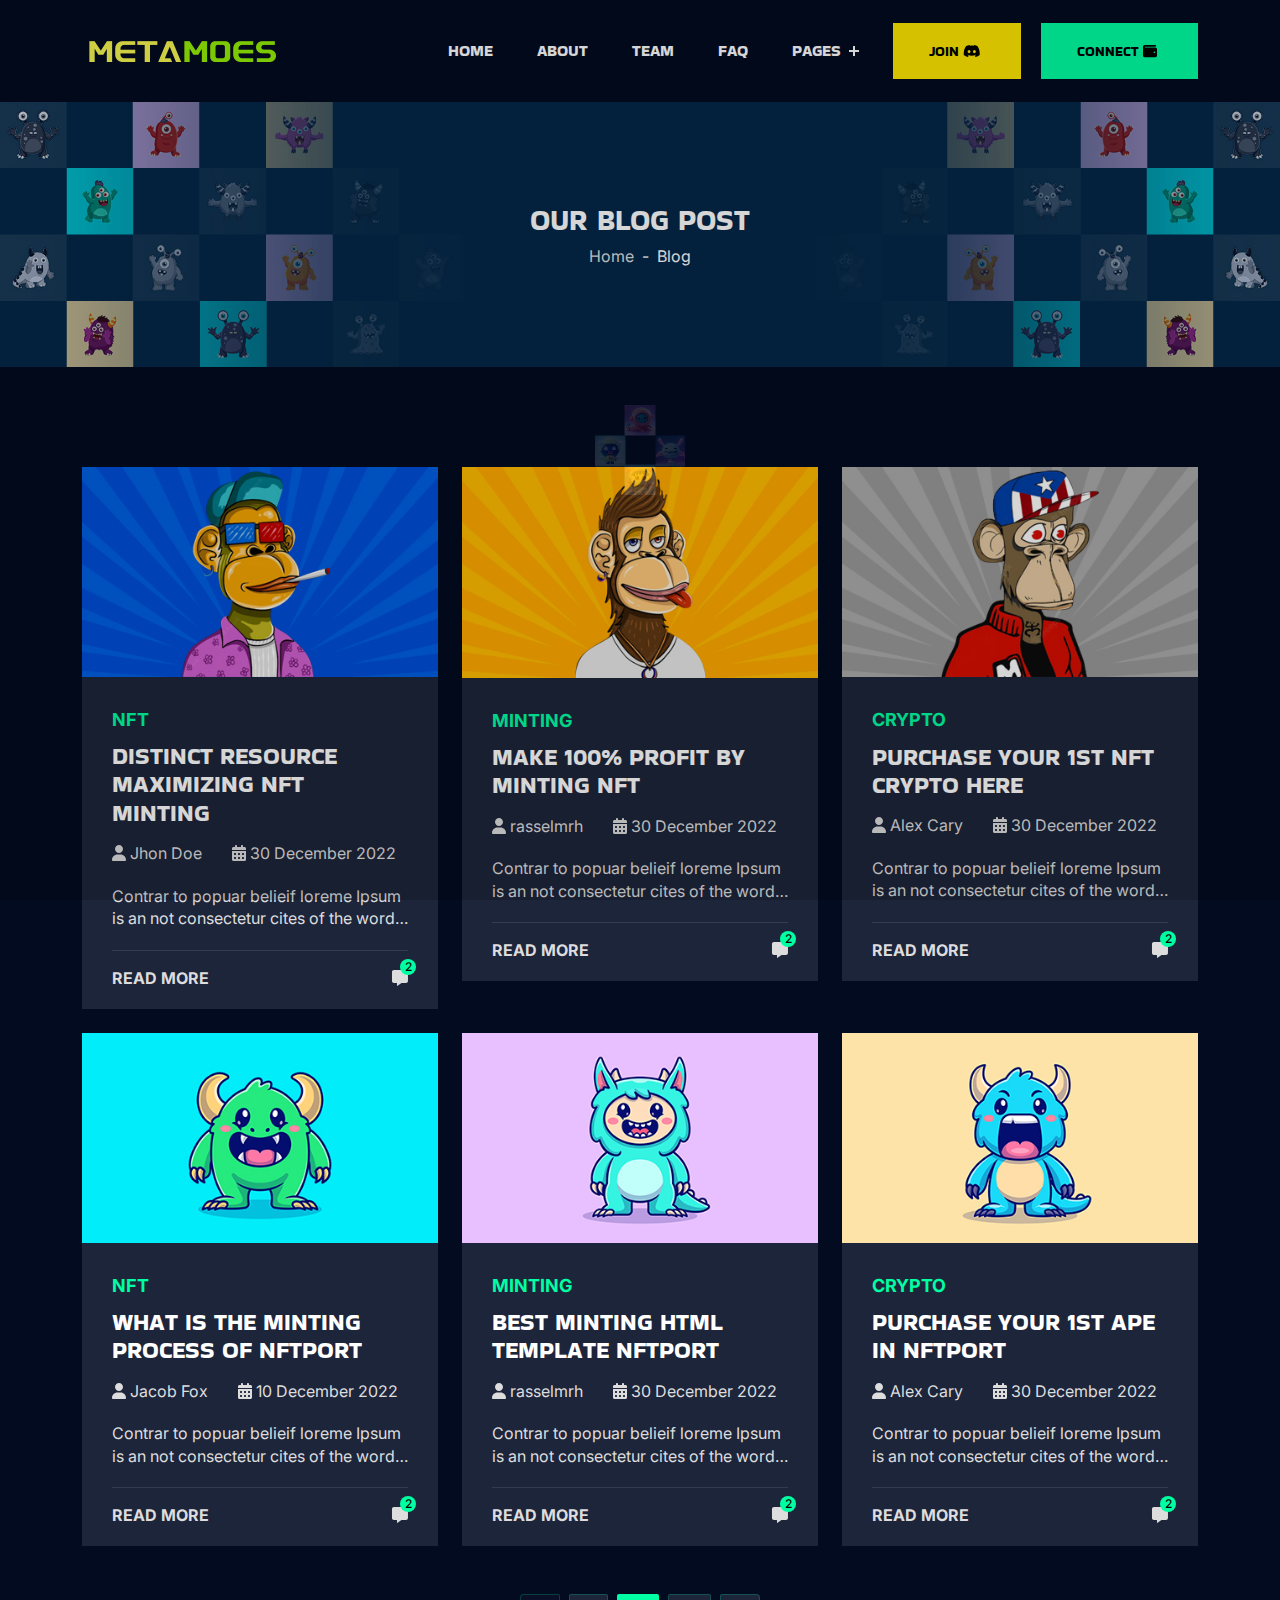
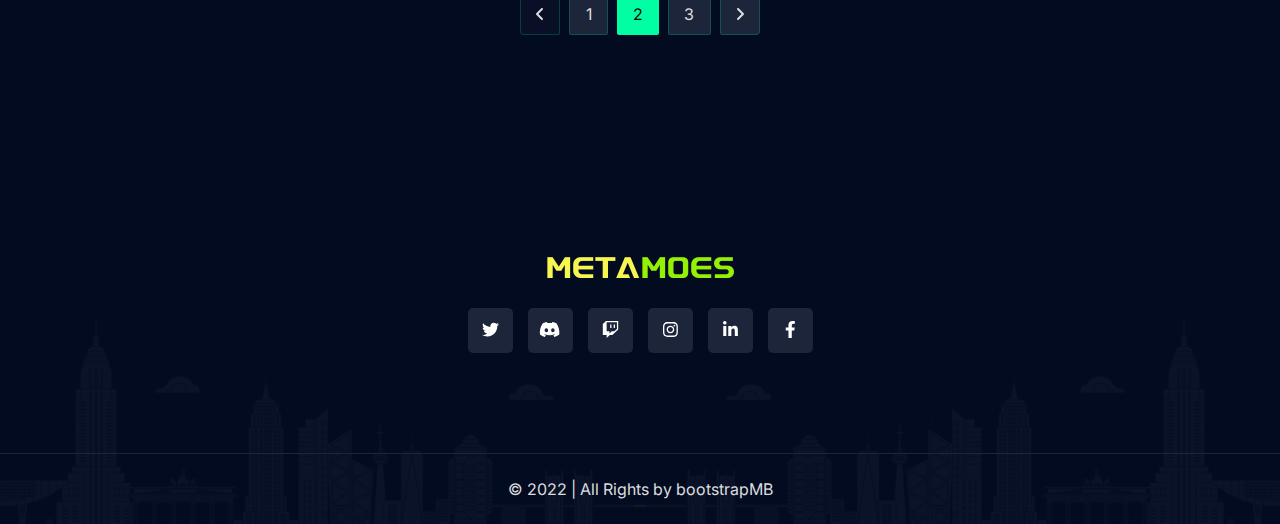
<file: blog.html>
﻿<!DOCTYPE html>
<html lang="en">

<head>
    <meta charset="UTF-8">
    <meta http-equiv="X-UA-Compatible" content="IE=edge">
    <meta name="viewport" content="width=device-width, initial-scale=1.0">
    <title>NFTPort- NFT landing page HTML Template</title>

    <link rel="shortcut icon" href="assets/images/favicon.png" type="image/x-icon">

    <link rel="stylesheet" href="assets/css/bootstrap.min.css">
    <link rel="stylesheet" href="assets/css/aos.css">
    <link rel="stylesheet" href="assets/css/all.min.css">
    <link rel="stylesheet" href="assets/css/lightcase.css">
    <link rel="stylesheet" href="assets/css/swiper-bundle.min.css">

    <!-- main css for template -->
    <link rel="stylesheet" href="assets/css/style.css">
</head>

<body>

    <!-- ===============>> Preloader start here <<================= -->
    <div class="preloader">
        <img src="assets/images/logo/preloader.png" alt="SuperHero">
    </div>
    <!-- ===============>> Preloader end here <<================= -->



    <!-- ========== Multipage Header Section Starts Here========== -->
    <header class="header-section">
        <div class="header-bottom">
            <div class="container">
                <div class="header-wrapper">
                    <div class="logo">
                        <a href="index.html">
                            <img src="assets/images/logo/logo.png" alt="logo">
                        </a>
                    </div>
                    <div class="menu-area">
                        <ul class="menu">
                            <li>
                                <a href="index.html#home">Home</a>
                            </li>

                            <li>
                                <a href="index.html#about">About</a>
                            </li>
                            <li>
                                <a href="index.html#team">Team</a>
                            </li>
                            <li>
                                <a href="index.html#faq">FAQ</a>
                            </li>
                            <li>
                                <a href="#0">Pages</a>
                                <ul class="submenu">
                                    <li><a href="javsascript:void();">Home</a>
                                        <ul class="submenu">
                                            <li><a href="index.html">Home 1</a></li>
                                            <li><a href="index-2.html">Home 2</a></li>
                                        </ul>
                                    </li>
                                    <li><a href="javsascript:void();">About</a>
                                        <ul class="submenu">
                                            <li><a href="about.html">About</a></li>
                                            <li><a href="roadmap.html">Roadmap</a></li>
                                            <li><a href="faq.html">FAQ</a></li>
                                            <li><a href="team.html">Team</a></li>
                                            <li><a href="team-single.html">Team Single</a></li>
                                        </ul>
                                    </li>
                                    <li><a href="javsascript:void();">Blog</a>
                                        <ul class="submenu">
                                            <li><a href="blog.html">Blog</a></li>
                                            <li><a href="blog-single.html">Blog single</a></li>
                                        </ul>
                                    </li>
                                    <li><a href="collection.html">Collection</a></li>
                                    <li><a href="contact.html">Contact</a></li>
                                    <li><a href="404.html">404 Error</a></li>
                                    <li><a href="coming-soon.html">Coming Soon</a></li>
                                </ul>
                            </li>
                        </ul>
                        <div class="header-btn">
                            <a href="#" class="default-btn default-btn--secondary">
                                <span>Join <i class="fa-brands fa-discord"></i></span>
                            </a>
                            <a href="#" class="default-btn" data-bs-toggle="modal" data-bs-target="#wallet-option">
                                <span>Connect <i class="fa-solid fa-wallet"></i></span>
                            </a>
                        </div>

                        <!-- toggle icons -->
                        <div class="header-bar d-lg-none">
                            <span></span>
                            <span></span>
                            <span></span>
                        </div>
                    </div>
                </div>
            </div>
        </div>
    </header>
    <!-- ========== Multipage Header Section Ends Here========== -->





    <!-- connect wallet modal start -->
    <div class="wallet-modal modal fade" id="wallet-option" tabindex="-1" aria-labelledby="choose-wallet"
        aria-hidden="true">
        <div class="modal-dialog">
            <div class="modal-content">
                <div class="modal-header">
                    <h5 class="modal-title" id="choose-wallet">Connect Your Wallet</h5>
                    <button type="button" class="btn-close" data-bs-dismiss="modal" aria-label="Close"></button>
                </div>
                <div class="modal-body">
                    <p>Please select a wallet to connect for <br> Start Minting your NFTs</p>
                    <ul class="wallet__list">
                        <li class="wallet__list-item"><a href="#"> <span><img src="assets/images/wallet/metamask.jpg"
                                        alt="metamask">
                                </span> </a></li>
                        <li class="wallet__list-item"><a href="#"> <span><img src="assets/images/wallet/coinbase.jpg"
                                        alt="coinbase">
                                </span> </a></li>
                        <li class="wallet__list-item"><a href="#"> <span><img src="assets/images/wallet/bsc.jpg"
                                        alt="bsc">
                                </span></a></li>
                        <li class="wallet__list-item"><a href="#"> <span><img src="assets/images/wallet/trust.jpg"
                                        alt="Trust Wallet">
                                </span></a></li>
                    </ul>
                    <p>By connecting your wallet, you agree to our Terms of Service and our Privacy Policy.</p>
                </div>
            </div>
        </div>
    </div>
    <!-- connect wallet modal end -->



    <!-- ================> Page header start here <================== -->
    <section class="page-header bg--cover" style="background-image: url(assets/images/header/bg.jpg);">
        <div class="container">
            <div class="page-header__content text-center">
                <h3 class="text-uppercase">Our Blog Post</h3>
                <nav style="--bs-breadcrumb-divider: '-';" aria-label="breadcrumb">
                    <ol class="breadcrumb justify-content-center mb-0">
                        <li class="breadcrumb-item"><a href="index.html">Home</a></li>
                        <li class="breadcrumb-item active" aria-current="page">Blog</li>
                    </ol>
                </nav>
            </div>
        </div>
    </section>
    <!-- ================> Page header end here <================== -->



    <!-- ================> blog section start here <================== -->
    <div class="blog padding-top padding-bottom">
        <div class="container">
            <div class="blog__wrapper">
                <div class="row g-4">
                    <div class="col-lg-4 col-md-6">
                        <div class="blog__item">
                            <div class="blog__inner">
                                <div class="blog__thumb">
                                    <img src="assets/images/blog/01.jpg" alt="Blog Images">
                                </div>
                                <div class="blog__content">
                                    <div class="blog__content-top">
                                        <span class="blog__meta-tag">NFT</span>
                                        <h4><a href="blog-single.html">Distinct Resource Maximizing NFT Minting</a></h4>
                                        <ul class="blog__meta d-flex flex-wrap align-items-center">
                                            <li class="blog__meta-author">
                                                <a href="#"><span><i class="fa-solid fa-user"></i></span> Jhon
                                                    Doe</a>
                                            </li>
                                            <li class="blog__meta-date">
                                                <a href="#"><span><i class="fa-solid fa-calendar-days"></i></span>
                                                    30
                                                    December 2022</a>
                                            </li>
                                        </ul>
                                    </div>
                                    <p>Contrar to popuar belieif loreme Ipsum is an not
                                        consectetur cites of the word in...</p>
                                    <div class="blog__content-bottom">
                                        <a href="blog-single.html" class="text-btn">Read More</a>
                                        <a href="#" class="blog__meta-comment">
                                            <i class="fa-solid fa-message"></i>
                                            <span
                                                class="position-absolute top-0 start-100 translate-middle rounded-circle">
                                                2
                                            </span>

                                        </a>
                                    </div>
                                </div>
                            </div>
                        </div>
                    </div>
                    <div class="col-lg-4 col-md-6">
                        <div class="blog__item">
                            <div class="blog__inner">
                                <div class="blog__thumb">
                                    <img src="assets/images/blog/02.jpg" alt="Blog Images">
                                </div>
                                <div class="blog__content">
                                    <div class="blog__content-top">
                                        <span class="blog__meta-tag">MINTING</span>
                                        <h4><a href="blog-single.html">Make 100% profit by minting nft</a></h4>
                                        <ul class="blog__meta d-flex flex-wrap align-items-center">
                                            <li class="blog__meta-author">
                                                <a href="#"><span><i class="fa-solid fa-user"></i></span> rasselmrh
                                                </a>
                                            </li>
                                            <li class="blog__meta-date">
                                                <a href="#"><span><i class="fa-solid fa-calendar-days"></i></span>
                                                    30
                                                    December 2022</a>
                                            </li>
                                        </ul>
                                    </div>
                                    <p>Contrar to popuar belieif loreme Ipsum is an not
                                        consectetur cites of the word in...</p>
                                    <div class="blog__content-bottom">
                                        <a href="blog-single.html" class="text-btn">Read More</a>
                                        <a href="#" class="blog__meta-comment">
                                            <i class="fa-solid fa-message"></i>
                                            <span
                                                class="position-absolute top-0 start-100 translate-middle rounded-circle">
                                                2
                                            </span>

                                        </a>
                                    </div>
                                </div>
                            </div>
                        </div>
                    </div>
                    <div class="col-lg-4 col-md-6">
                        <div class="blog__item">
                            <div class="blog__inner">
                                <div class="blog__thumb">
                                    <img src="assets/images/blog/03.jpg" alt="Blog Images">
                                </div>
                                <div class="blog__content">
                                    <div class="blog__content-top">
                                        <span class="blog__meta-tag">Crypto</span>
                                        <h4><a href="blog-single.html">Purchase your 1st Nft Crypto here</a></h4>
                                        <ul class="blog__meta d-flex flex-wrap align-items-center">
                                            <li class="blog__meta-author">
                                                <a href="#"><span><i class="fa-solid fa-user"></i></span> Alex
                                                    Cary</a>
                                            </li>
                                            <li class="blog__meta-date">
                                                <a href="#"><span><i class="fa-solid fa-calendar-days"></i></span>
                                                    30
                                                    December 2022</a>
                                            </li>
                                        </ul>
                                    </div>
                                    <p>Contrar to popuar belieif loreme Ipsum is an not
                                        consectetur cites of the word in...</p>
                                    <div class="blog__content-bottom">
                                        <a href="blog-single.html" class="text-btn">Read More</a>
                                        <a href="#" class="blog__meta-comment">
                                            <i class="fa-solid fa-message"></i>
                                            <span
                                                class="position-absolute top-0 start-100 translate-middle rounded-circle">
                                                2
                                            </span>

                                        </a>
                                    </div>
                                </div>
                            </div>
                        </div>
                    </div>
                    <div class="col-lg-4 col-md-6">
                        <div class="blog__item">
                            <div class="blog__inner">
                                <div class="blog__thumb">
                                    <img src="assets/images/blog/04.jpg" alt="Blog Images">
                                </div>
                                <div class="blog__content">
                                    <div class="blog__content-top">
                                        <span class="blog__meta-tag">NFT</span>
                                        <h4><a href="blog-single.html">What is the Minting process of NFTPort</a></h4>
                                        <ul class="blog__meta d-flex flex-wrap align-items-center">
                                            <li class="blog__meta-author">
                                                <a href="#"><span><i class="fa-solid fa-user"></i></span> Jacob Fox
                                                </a>
                                            </li>
                                            <li class="blog__meta-date">
                                                <a href="#"><span><i class="fa-solid fa-calendar-days"></i></span>
                                                    10
                                                    December 2022</a>
                                            </li>
                                        </ul>
                                    </div>
                                    <p>Contrar to popuar belieif loreme Ipsum is an not
                                        consectetur cites of the word in...</p>
                                    <div class="blog__content-bottom">
                                        <a href="blog-single.html" class="text-btn">Read More</a>
                                        <a href="#" class="blog__meta-comment">
                                            <i class="fa-solid fa-message"></i>
                                            <span
                                                class="position-absolute top-0 start-100 translate-middle rounded-circle">
                                                2
                                            </span>

                                        </a>
                                    </div>
                                </div>
                            </div>
                        </div>
                    </div>
                    <div class="col-lg-4 col-md-6">
                        <div class="blog__item">
                            <div class="blog__inner">
                                <div class="blog__thumb">
                                    <img src="assets/images/blog/05.jpg" alt="Blog Images">
                                </div>
                                <div class="blog__content">
                                    <div class="blog__content-top">
                                        <span class="blog__meta-tag">MINTING</span>
                                        <h4><a href="blog-single.html">Best Minting HTMl Template NFTPort</a></h4>
                                        <ul class="blog__meta d-flex flex-wrap align-items-center">
                                            <li class="blog__meta-author">
                                                <a href="#"><span><i class="fa-solid fa-user"></i></span> rasselmrh
                                                </a>
                                            </li>
                                            <li class="blog__meta-date">
                                                <a href="#"><span><i class="fa-solid fa-calendar-days"></i></span>
                                                    30
                                                    December 2022</a>
                                            </li>
                                        </ul>
                                    </div>
                                    <p>Contrar to popuar belieif loreme Ipsum is an not
                                        consectetur cites of the word in...</p>
                                    <div class="blog__content-bottom">
                                        <a href="blog-single.html" class="text-btn">Read More</a>
                                        <a href="#" class="blog__meta-comment">
                                            <i class="fa-solid fa-message"></i>
                                            <span
                                                class="position-absolute top-0 start-100 translate-middle rounded-circle">
                                                2
                                            </span>

                                        </a>
                                    </div>
                                </div>
                            </div>
                        </div>
                    </div>
                    <div class="col-lg-4 col-md-6">
                        <div class="blog__item">
                            <div class="blog__inner">
                                <div class="blog__thumb">
                                    <img src="assets/images/blog/06.jpg" alt="Blog Images">
                                </div>
                                <div class="blog__content">
                                    <div class="blog__content-top">
                                        <span class="blog__meta-tag">Crypto</span>
                                        <h4><a href="blog-single.html">Purchase your 1st Ape in NFTPort</a></h4>
                                        <ul class="blog__meta d-flex flex-wrap align-items-center">
                                            <li class="blog__meta-author">
                                                <a href="#"><span><i class="fa-solid fa-user"></i></span> Alex
                                                    Cary</a>
                                            </li>
                                            <li class="blog__meta-date">
                                                <a href="#"><span><i class="fa-solid fa-calendar-days"></i></span>
                                                    30
                                                    December 2022</a>
                                            </li>
                                        </ul>
                                    </div>
                                    <p>Contrar to popuar belieif loreme Ipsum is an not
                                        consectetur cites of the word in...</p>
                                    <div class="blog__content-bottom">
                                        <a href="blog-single.html" class="text-btn">Read More</a>
                                        <a href="#" class="blog__meta-comment">
                                            <i class="fa-solid fa-message"></i>
                                            <span
                                                class="position-absolute top-0 start-100 translate-middle rounded-circle">
                                                2
                                            </span>
                                        </a>
                                    </div>
                                </div>
                            </div>
                        </div>
                    </div>
                </div>
                <div class="mt-5 text-center">
                    <nav aria-label="Blog Pagination">
                        <ul class="pagination justify-content-center">
                            <li class="page-item disabled">
                                <span class="page-link"><i class="fa-solid fa-angle-left"></i></span>
                            </li>
                            <li class="page-item"><a class="page-link" href="#">1</a></li>
                            <li class="page-item active" aria-current="page">
                                <span class="page-link">2</span>
                            </li>
                            <li class="page-item"><a class="page-link" href="#">3</a></li>
                            <li class="page-item">
                                <a class="page-link" href="#"><i class="fa-solid fa-angle-right"></i></a>
                            </li>
                        </ul>
                    </nav>
                </div>
            </div>
        </div>
    </div>
    <!-- ================> blog section end here <================== -->






    <!-- ================> Footer section start here <================== -->
    <footer class="footer" style="background-image: url(assets/images/footer/bg.png);">
        <div class="footer__wrapper padding-top padding-bottom">
            <div class="container">
                <div class="footer__content text-center">
                    <a class="mb-4 d-inline-block" href="index.html"><img src="assets/images/logo/logo.png"
                            alt="Logo"></a>
                    <ul class="social justify-content-center">
                        <li class="social__item">
                            <a href="#" class="social__link"><i class="fab fa-twitter"></i></a>
                        </li>
                        <li class="social__item">
                            <a href="#" class="social__link"><i class="fab fa-discord"></i></a>
                        </li>
                        <li class="social__item">
                            <a href="#" class="social__link"><i class="fab fa-twitch"></i></a>
                        </li>
                        <li class="social__item">
                            <a href="#" class="social__link"><i class="fab fa-instagram"></i></a>
                        </li>
                        <li class="social__item">
                            <a href="#" class="social__link"><i class="fab fa-linkedin-in"></i></a>
                        </li>
                        <li class="social__item">
                            <a href="#" class="social__link"><i class="fab fa-facebook-f"></i></a>
                        </li>
                    </ul>
                </div>
            </div>
        </div>
        <div class="footer__copyright">
            <div class="container">
                <div class="text-center py-4">
                    <p class=" mb-0">© 2022 | All Rights by <a href="Http://www.bootstrapmb.com">bootstrapMB</a> </p>
                </div>
            </div>
        </div>
    </footer>
    <!-- ================> Footer section end here <================== -->




    <!-- vendor plugins -->
    <script src="assets/js/jquery-3.6.0.min.js"></script>
    <script src="assets/js/bootstrap.bundle.min.js"></script>
    <script src="assets/js/all.min.js"></script>
    <script src="assets/js/swiper-bundle.min.js"></script>
    <script src="assets/js/aos.js"></script>
    <script src="assets/js/lightcase.js"></script>
    <script src="assets/js/purecounter_vanilla.js"></script>
    <script src="assets/js/countdown.min.js"></script>
    <script src="assets/js/custom.js"></script>
</body>

</html>
</file>
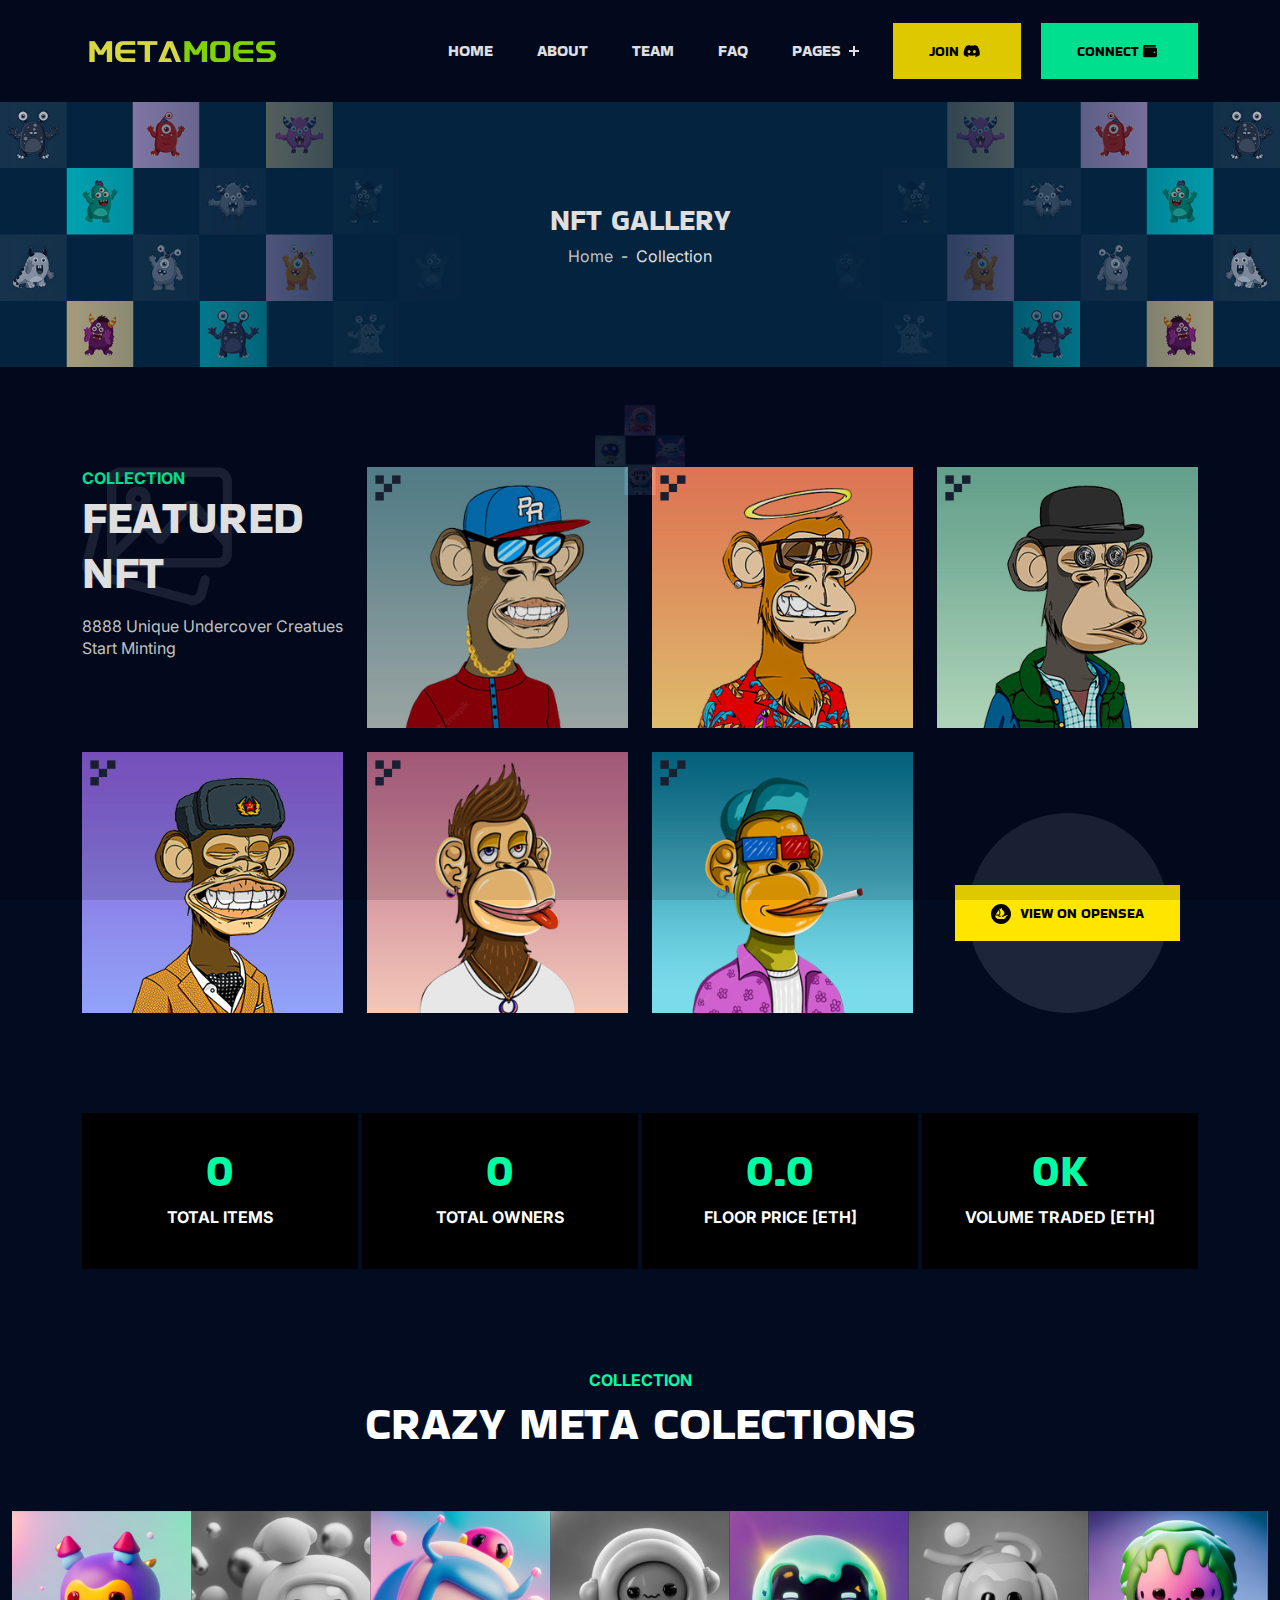
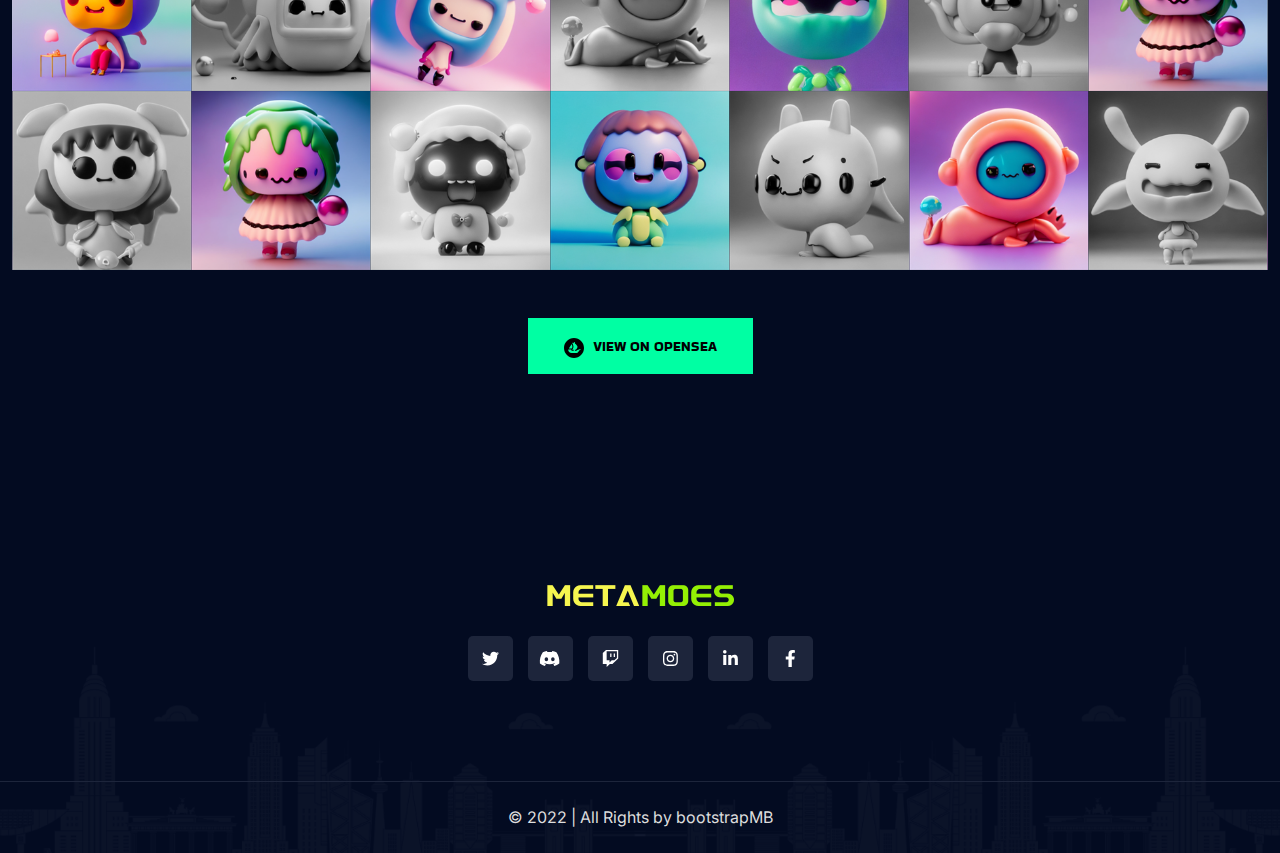
<file: collection.html>
﻿<!DOCTYPE html>
<html lang="en">

<head>
    <meta charset="UTF-8">
    <meta http-equiv="X-UA-Compatible" content="IE=edge">
    <meta name="viewport" content="width=device-width, initial-scale=1.0">
    <title>NFTPort- NFT landing page HTML Template</title>

    <link rel="shortcut icon" href="assets/images/favicon.png" type="image/x-icon">

    <link rel="stylesheet" href="assets/css/bootstrap.min.css">
    <link rel="stylesheet" href="assets/css/aos.css">
    <link rel="stylesheet" href="assets/css/all.min.css">
    <link rel="stylesheet" href="assets/css/lightcase.css">
    <link rel="stylesheet" href="assets/css/swiper-bundle.min.css">

    <!-- main css for template -->
    <link rel="stylesheet" href="assets/css/style.css">
</head>

<body>

    <!-- ===============>> Preloader start here <<================= -->
    <div class="preloader">
        <img src="assets/images/logo/preloader.png" alt="SuperHero">
    </div>
    <!-- ===============>> Preloader end here <<================= -->



    <!-- ========== Multipage Header Section Starts Here========== -->
    <header class="header-section">
        <div class="header-bottom">
            <div class="container">
                <div class="header-wrapper">
                    <div class="logo">
                        <a href="index.html">
                            <img src="assets/images/logo/logo.png" alt="logo">
                        </a>
                    </div>
                    <div class="menu-area">
                        <ul class="menu">
                            <li>
                                <a href="index.html#home">Home</a>
                            </li>

                            <li>
                                <a href="index.html#about">About</a>
                            </li>
                            <li>
                                <a href="index.html#team">Team</a>
                            </li>
                            <li>
                                <a href="index.html#faq">FAQ</a>
                            </li>
                            <li>
                                <a href="#0">Pages</a>
                                <ul class="submenu">
                                    <li><a href="javsascript:void();">Home</a>
                                        <ul class="submenu">
                                            <li><a href="index.html">Home 1</a></li>
                                            <li><a href="index-2.html">Home 2</a></li>
                                        </ul>
                                    </li>
                                    <li><a href="javsascript:void();">About</a>
                                        <ul class="submenu">
                                            <li><a href="about.html">About</a></li>
                                            <li><a href="roadmap.html">Roadmap</a></li>
                                            <li><a href="faq.html">FAQ</a></li>
                                            <li><a href="team.html">Team</a></li>
                                            <li><a href="team-single.html">Team Single</a></li>
                                        </ul>
                                    </li>
                                    <li><a href="javsascript:void();">Blog</a>
                                        <ul class="submenu">
                                            <li><a href="blog.html">Blog</a></li>
                                            <li><a href="blog-single.html">Blog single</a></li>
                                        </ul>
                                    </li>
                                    <li><a href="collection.html">Collection</a></li>
                                    <li><a href="contact.html">Contact</a></li>
                                    <li><a href="404.html">404 Error</a></li>
                                    <li><a href="coming-soon.html">Coming Soon</a></li>
                                </ul>
                            </li>
                        </ul>
                        <div class="header-btn">
                            <a href="#" class="default-btn default-btn--secondary">
                                <span>Join <i class="fa-brands fa-discord"></i></span>
                            </a>
                            <a href="#" class="default-btn" data-bs-toggle="modal" data-bs-target="#wallet-option">
                                <span>Connect <i class="fa-solid fa-wallet"></i></span>
                            </a>
                        </div>

                        <!-- toggle icons -->
                        <div class="header-bar d-lg-none">
                            <span></span>
                            <span></span>
                            <span></span>
                        </div>
                    </div>
                </div>
            </div>
        </div>
    </header>
    <!-- ========== Multipage Header Section Ends Here========== -->





    <!-- connect wallet modal start -->
    <div class="wallet-modal modal fade" id="wallet-option" tabindex="-1" aria-labelledby="choose-wallet"
        aria-hidden="true">
        <div class="modal-dialog">
            <div class="modal-content">
                <div class="modal-header">
                    <h5 class="modal-title" id="choose-wallet">Connect Your Wallet</h5>
                    <button type="button" class="btn-close" data-bs-dismiss="modal" aria-label="Close"></button>
                </div>
                <div class="modal-body">
                    <p>Please select a wallet to connect for <br> Start Minting your NFTs</p>
                    <ul class="wallet__list">
                        <li class="wallet__list-item"><a href="#"> <span><img src="assets/images/wallet/metamask.jpg"
                                        alt="metamask">
                                </span> </a></li>
                        <li class="wallet__list-item"><a href="#"> <span><img src="assets/images/wallet/coinbase.jpg"
                                        alt="coinbase">
                                </span> </a></li>
                        <li class="wallet__list-item"><a href="#"> <span><img src="assets/images/wallet/bsc.jpg"
                                        alt="bsc">
                                </span></a></li>
                        <li class="wallet__list-item"><a href="#"> <span><img src="assets/images/wallet/trust.jpg"
                                        alt="Trust Wallet">
                                </span></a></li>
                    </ul>
                    <p>By connecting your wallet, you agree to our Terms of Service and our Privacy Policy.</p>
                </div>
            </div>
        </div>
    </div>
    <!-- connect wallet modal end -->



    <!-- ================> Page header start here <================== -->
    <section class="page-header bg--cover" style="background-image: url(assets/images/header/bg.jpg);">
        <div class="container">
            <div class="page-header__content text-center">
                <h3 class="text-uppercase">NFT Gallery</h3>
                <nav style="--bs-breadcrumb-divider: '-';" aria-label="breadcrumb">
                    <ol class="breadcrumb justify-content-center mb-0">
                        <li class="breadcrumb-item"><a href="index.html">Home</a></li>
                        <li class="breadcrumb-item active" aria-current="page">Collection</li>
                    </ol>
                </nav>
            </div>
        </div>
    </section>
    <!-- ================> Page header end here <================== -->



    <!-- ================>collection section start here <================== -->
    <section class="collection padding-top padding-bottom">
        <div class="container">
            <div class="collection__wrapper">
                <div class="row g-4">
                    <div class="col-lg-3">
                        <div class="collection__header">
                            <div class="collection__header-content">
                                <p class="subtitle">Collection</p>
                                <h2>Featured NFT</h2>
                                <p>8888 Unique Undercover Creatues Start Minting</p>
                            </div>
                        </div>
                    </div>
                    <div class="col-lg-9">
                        <div class="swiper collection__slider1">
                            <div class="swiper-wrapper">
                                <div class="swiper-slide">
                                    <div class="collection__item">
                                        <div class="collection__item-thumb"><img src="assets/images/collection/01.jpg"
                                                alt="NFT Image"></div>
                                    </div>
                                </div>
                                <div class="swiper-slide">
                                    <div class="collection__item">
                                        <div class="collection__item-thumb"><img src="assets/images/collection/02.jpg"
                                                alt="NFT Image"></div>
                                    </div>
                                </div>
                                <div class="swiper-slide">
                                    <div class="collection__item">
                                        <div class="collection__item-thumb"><img src="assets/images/collection/03.jpg"
                                                alt="NFT Image"></div>
                                    </div>
                                </div>
                            </div>
                        </div>
                    </div>
                    <div class="col-lg-9">
                        <div class="swiper collection__slider2">
                            <div class="swiper-wrapper">
                                <div class="swiper-slide">
                                    <div class="collection__item">
                                        <div class="collection__item-thumb"><img src="assets/images/collection/04.jpg"
                                                alt="NFT Image">
                                        </div>
                                    </div>
                                </div>
                                <div class="swiper-slide">
                                    <div class="collection__item">
                                        <div class="collection__item-thumb"><img src="assets/images/collection/05.jpg"
                                                alt="NFT Image">
                                        </div>
                                    </div>
                                </div>
                                <div class="swiper-slide">
                                    <div class="collection__item">
                                        <div class="collection__item-thumb"><img src="assets/images/collection/06.jpg"
                                                alt="NFT Image">
                                        </div>
                                    </div>
                                </div>
                            </div>
                        </div>
                    </div>
                    <div class="col-lg-3">
                        <div class="collection__btn">
                            <a href="#" class="default-btn default-btn--secondary"> <span><img
                                        src="assets/images/opensea.svg" alt="opensea icon" width="20" height="20"> View
                                    On Opensea</span> </a>
                        </div>
                    </div>
                </div>
            </div>
        </div>
    </section>
    <!-- ================>collection section end here <================== -->




    <!-- ================> Counter section start here <================== -->
    <section class="counter">
        <div class="container">
            <div class="counter__wrapper">
                <div class="row g-1">
                    <div class="col-lg-3 col-sm-6">
                        <div class="counter__item">
                            <div class="counter__item-content">
                                <h2><span class="purecounter" data-purecounter-start="0"
                                        data-purecounter-end="8888">8888</span> </h2>
                                <p>Total items</p>
                            </div>
                        </div>
                    </div>
                    <div class="col-lg-3 col-sm-6">
                        <div class="counter__item">
                            <div class="counter__item-content">
                                <h2><span class="purecounter" data-purecounter-start="0" data-purecounter-end="1460"
                                        data-purecounter-once="false">1460</span></h2>
                                <p>Total Owners</p>
                            </div>
                        </div>
                    </div>
                    <div class="col-lg-3 col-sm-6">
                        <div class="counter__item">
                            <div class="counter__item-content">
                                <h2>0.<span class="purecounter" data-purecounter-start="0.1" data-purecounter-end="84"
                                        data-purecounter-once="false">0.84</span></h2>
                                <p>floor price [Eth]</p>
                            </div>
                        </div>
                    </div>
                    <div class="col-lg-3 col-sm-6">
                        <div class="counter__item">
                            <div class="counter__item-content">
                                <h2><span class="purecounter" data-purecounter-start="0" data-purecounter-end="13"
                                        data-purecounter-once="false">13</span>k</h2>
                                <p>Volume Traded [Eth]</p>
                            </div>
                        </div>
                    </div>
                </div>
            </div>
        </div>
    </section>
    <!-- ================> Counter section end here <================== -->




    <!-- ================>collection section start here <================== -->
    <section class="collection padding-top padding-bottom">
        <div class="container-fluid">
            <div class="section-header text-center">
                <p class="subtitle">Collection</p>
                <h2>Crazy Meta Colections</h2>
            </div>
            <div class="collection__wrapper">
                <div class="row g-0">
                    <div class="col-12">
                        <div class="swiper collection__slider1--home2">
                            <div class="swiper-wrapper">
                                <div class="swiper-slide">
                                    <div class="collection__item">
                                        <div class="collection__item-thumb"><img
                                                src="assets/images/collection/home2/01.png" alt="NFT Image"></div>
                                    </div>
                                </div>
                                <div class="swiper-slide">
                                    <div class="collection__item">
                                        <div class="collection__item-thumb"><img
                                                src="assets/images/collection/home2/02.png" alt="NFT Image"></div>
                                    </div>
                                </div>
                                <div class="swiper-slide">
                                    <div class="collection__item">
                                        <div class="collection__item-thumb"><img
                                                src="assets/images/collection/home2/03.png" alt="NFT Image"></div>
                                    </div>
                                </div>
                                <div class="swiper-slide">
                                    <div class="collection__item">
                                        <div class="collection__item-thumb"><img
                                                src="assets/images/collection/home2/04.png" alt="NFT Image"></div>
                                    </div>
                                </div>
                                <div class="swiper-slide">
                                    <div class="collection__item">
                                        <div class="collection__item-thumb"><img
                                                src="assets/images/collection/home2/05.png" alt="NFT Image"></div>
                                    </div>
                                </div>
                                <div class="swiper-slide">
                                    <div class="collection__item">
                                        <div class="collection__item-thumb"><img
                                                src="assets/images/collection/home2/06.png" alt="NFT Image"></div>
                                    </div>
                                </div>
                                <div class="swiper-slide">
                                    <div class="collection__item">
                                        <div class="collection__item-thumb"><img
                                                src="assets/images/collection/home2/07.png" alt="NFT Image"></div>
                                    </div>
                                </div>
                                <div class="swiper-slide">
                                    <div class="collection__item">
                                        <div class="collection__item-thumb"><img
                                                src="assets/images/collection/home2/08.png" alt="NFT Image"></div>
                                    </div>
                                </div>
                            </div>
                        </div>
                    </div>
                    <div class="col-12">
                        <div class="swiper collection__slider2--home2">
                            <div class="swiper-wrapper">
                                <div class="swiper-slide">
                                    <div class="collection__item">
                                        <div class="collection__item-thumb"><img
                                                src="assets/images/collection/home2/08.png" alt="NFT Image">
                                        </div>
                                    </div>
                                </div>
                                <div class="swiper-slide">
                                    <div class="collection__item">
                                        <div class="collection__item-thumb"><img
                                                src="assets/images/collection/home2/09.png" alt="NFT Image">
                                        </div>
                                    </div>
                                </div>
                                <div class="swiper-slide">
                                    <div class="collection__item">
                                        <div class="collection__item-thumb"><img
                                                src="assets/images/collection/home2/10.png" alt="NFT Image">
                                        </div>
                                    </div>
                                </div>
                                <div class="swiper-slide">
                                    <div class="collection__item">
                                        <div class="collection__item-thumb"><img
                                                src="assets/images/collection/home2/11.png" alt="NFT Image">
                                        </div>
                                    </div>
                                </div>
                                <div class="swiper-slide">
                                    <div class="collection__item">
                                        <div class="collection__item-thumb"><img
                                                src="assets/images/collection/home2/12.png" alt="NFT Image">
                                        </div>
                                    </div>
                                </div>
                                <div class="swiper-slide">
                                    <div class="collection__item">
                                        <div class="collection__item-thumb"><img
                                                src="assets/images/collection/home2/13.png" alt="NFT Image">
                                        </div>
                                    </div>
                                </div>
                                <div class="swiper-slide">
                                    <div class="collection__item">
                                        <div class="collection__item-thumb"><img
                                                src="assets/images/collection/home2/14.png" alt="NFT Image">
                                        </div>
                                    </div>
                                </div>
                                <div class="swiper-slide">
                                    <div class="collection__item">
                                        <div class="collection__item-thumb"><img
                                                src="assets/images/collection/home2/01.png" alt="NFT Image">
                                        </div>
                                    </div>
                                </div>
                            </div>
                        </div>
                    </div>
                </div>
                <div class="text-center mt-5">
                    <a href="#" class="default-btn"> <span><img src="assets/images/opensea.svg" alt="opensea icon"
                                width="20" height="20"> View
                            On Opensea</span> </a>
                </div>
            </div>
        </div>
    </section>
    <!-- ================>collection section end here <================== -->






    <!-- ================> Footer section start here <================== -->
    <footer class="footer" style="background-image: url(assets/images/footer/bg.png);">
        <div class="footer__wrapper padding-top padding-bottom">
            <div class="container">
                <div class="footer__content text-center">
                    <a class="mb-4 d-inline-block" href="index.html"><img src="assets/images/logo/logo.png"
                            alt="Logo"></a>
                    <ul class="social justify-content-center">
                        <li class="social__item">
                            <a href="#" class="social__link"><i class="fab fa-twitter"></i></a>
                        </li>
                        <li class="social__item">
                            <a href="#" class="social__link"><i class="fab fa-discord"></i></a>
                        </li>
                        <li class="social__item">
                            <a href="#" class="social__link"><i class="fab fa-twitch"></i></a>
                        </li>
                        <li class="social__item">
                            <a href="#" class="social__link"><i class="fab fa-instagram"></i></a>
                        </li>
                        <li class="social__item">
                            <a href="#" class="social__link"><i class="fab fa-linkedin-in"></i></a>
                        </li>
                        <li class="social__item">
                            <a href="#" class="social__link"><i class="fab fa-facebook-f"></i></a>
                        </li>
                    </ul>
                </div>
            </div>
        </div>
        <div class="footer__copyright">
            <div class="container">
                <div class="text-center py-4">
                    <p class=" mb-0">© 2022 | All Rights by <a href="Http://www.bootstrapmb.com">bootstrapMB</a> </p>
                </div>
            </div>
        </div>
    </footer>
    <!-- ================> Footer section end here <================== -->




    <!-- vendor plugins -->
    <script src="assets/js/jquery-3.6.0.min.js"></script>
    <script src="assets/js/bootstrap.bundle.min.js"></script>
    <script src="assets/js/all.min.js"></script>
    <script src="assets/js/swiper-bundle.min.js"></script>
    <script src="assets/js/aos.js"></script>
    <script src="assets/js/lightcase.js"></script>
    <script src="assets/js/purecounter_vanilla.js"></script>
    <script src="assets/js/countdown.min.js"></script>
    <script src="assets/js/custom.js"></script>
</body>

</html>
</file>
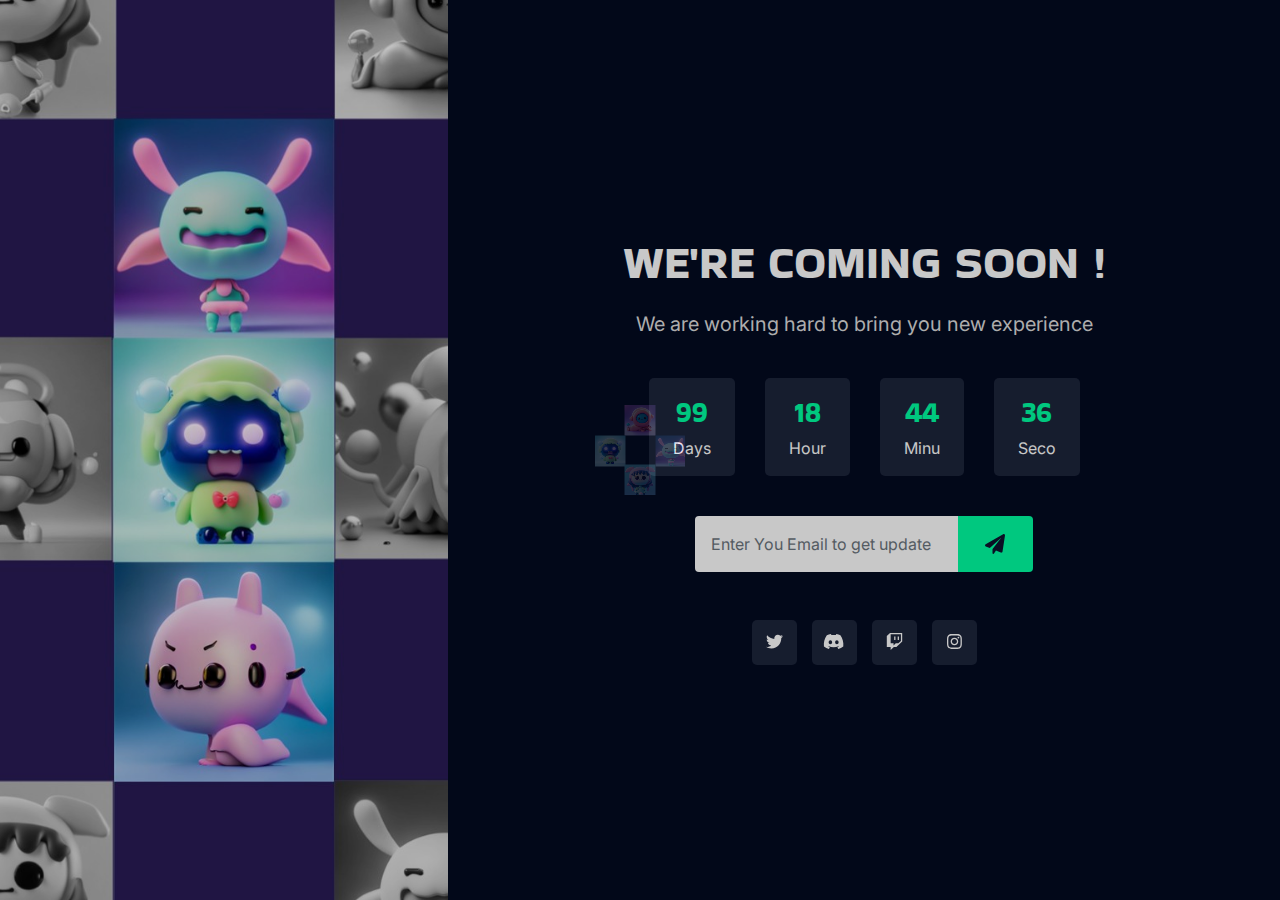
<file: coming-soon.html>
<!DOCTYPE html>
<html lang="en">

<head>
    <meta charset="UTF-8">
    <meta http-equiv="X-UA-Compatible" content="IE=edge">
    <meta name="viewport" content="width=device-width, initial-scale=1.0">
    <title>NFTPort- NFT landing page HTML Template</title>

    <link rel="shortcut icon" href="assets/images/favicon.png" type="image/x-icon">

    <link rel="stylesheet" href="assets/css/bootstrap.min.css">
    <link rel="stylesheet" href="assets/css/aos.css">
    <link rel="stylesheet" href="assets/css/all.min.css">
    <link rel="stylesheet" href="assets/css/lightcase.css">
    <link rel="stylesheet" href="assets/css/swiper-bundle.min.css">

    <!-- main css for template -->
    <link rel="stylesheet" href="assets/css/style.css">
</head>

<body>

    <!-- ===============>> Preloader start here <<================= -->
    <div class="preloader">
        <img src="assets/images/logo/preloader.png" alt="SuperHero">
    </div>
    <!-- ===============>> Preloader end here <<================= -->



    <!-- ================> coming soon section start here <================== -->
    <section class="coming-soon">
        <div class="coming-soon__inner">
            <div class="coming-soon__content">
                <h2 class="color--gradient-y">We're Coming Soon ! </h2>
                <p>We are working hard to bring you new experience</p>
                <ul class="countdown" data-date="July 25, 2022 21:14:01" id="countdown">
                    <li class="countdown__item">
                        <h3 class="countdown__number color--theme-color countdown__number-days">99</h3>
                        <p class="countdown__text">Days</p>
                    </li>
                    <li class="countdown__item">
                        <h3 class="countdown__number color--theme-color countdown__number-hours">18</h3>
                        <p class="countdown__text">Hour</p>
                    </li>
                    <li class="countdown__item">
                        <h3 class="countdown__number color--theme-color countdown__number-minutes">44</h3>
                        <p class="countdown__text">Minu</p>
                    </li>
                    <li class="countdown__item">
                        <h3 class="countdown__number color--theme-color countdown__number-seconds">36</h3>
                        <p class="countdown__text">Seco</p>
                    </li>
                </ul>
                <div class="input-group mb-5">
                    <input type="text" class="form-control" placeholder="Enter You Email to get update"
                        aria-label="Email Newsletter" aria-describedby="email-newsletter">
                    <button class="input-group-text" id="email-newsletter"><i
                            class="fa-solid fa-paper-plane"></i></button>
                </div>
                <ul class="social justify-content-center">
                    <li class="social__item">
                        <a href="#" class="social__link"><i class="fab fa-twitter"></i></a>
                    </li>
                    <li class="social__item">
                        <a href="#" class="social__link"><i class="fab fa-discord"></i></a>
                    </li>
                    <li class="social__item">
                        <a href="#" class="social__link"><i class="fab fa-twitch"></i></a>
                    </li>
                    <li class="social__item">
                        <a href="#" class="social__link"><i class="fab fa-instagram"></i></a>
                    </li>
                </ul>
            </div>
            <div class="coming-soon__thumb">
                <a href="index.html"><img src="assets/images/coming-soon/01.jpg" alt="NFT Image"> </a>
            </div>
        </div>

    </section>
    <!-- ================> coming soon section end here <================== -->



    <!-- vendor plugins -->
    <script src="assets/js/jquery-3.6.0.min.js"></script>
    <script src="assets/js/bootstrap.bundle.min.js"></script>
    <script src="assets/js/all.min.js"></script>
    <script src="assets/js/swiper-bundle.min.js"></script>
    <script src="assets/js/aos.js"></script>
    <script src="assets/js/lightcase.js"></script>
    <script src="assets/js/purecounter_vanilla.js"></script>
    <script src="assets/js/countdown.min.js"></script>
    <script src="assets/js/custom.js"></script>
</body>

</html>
</file>
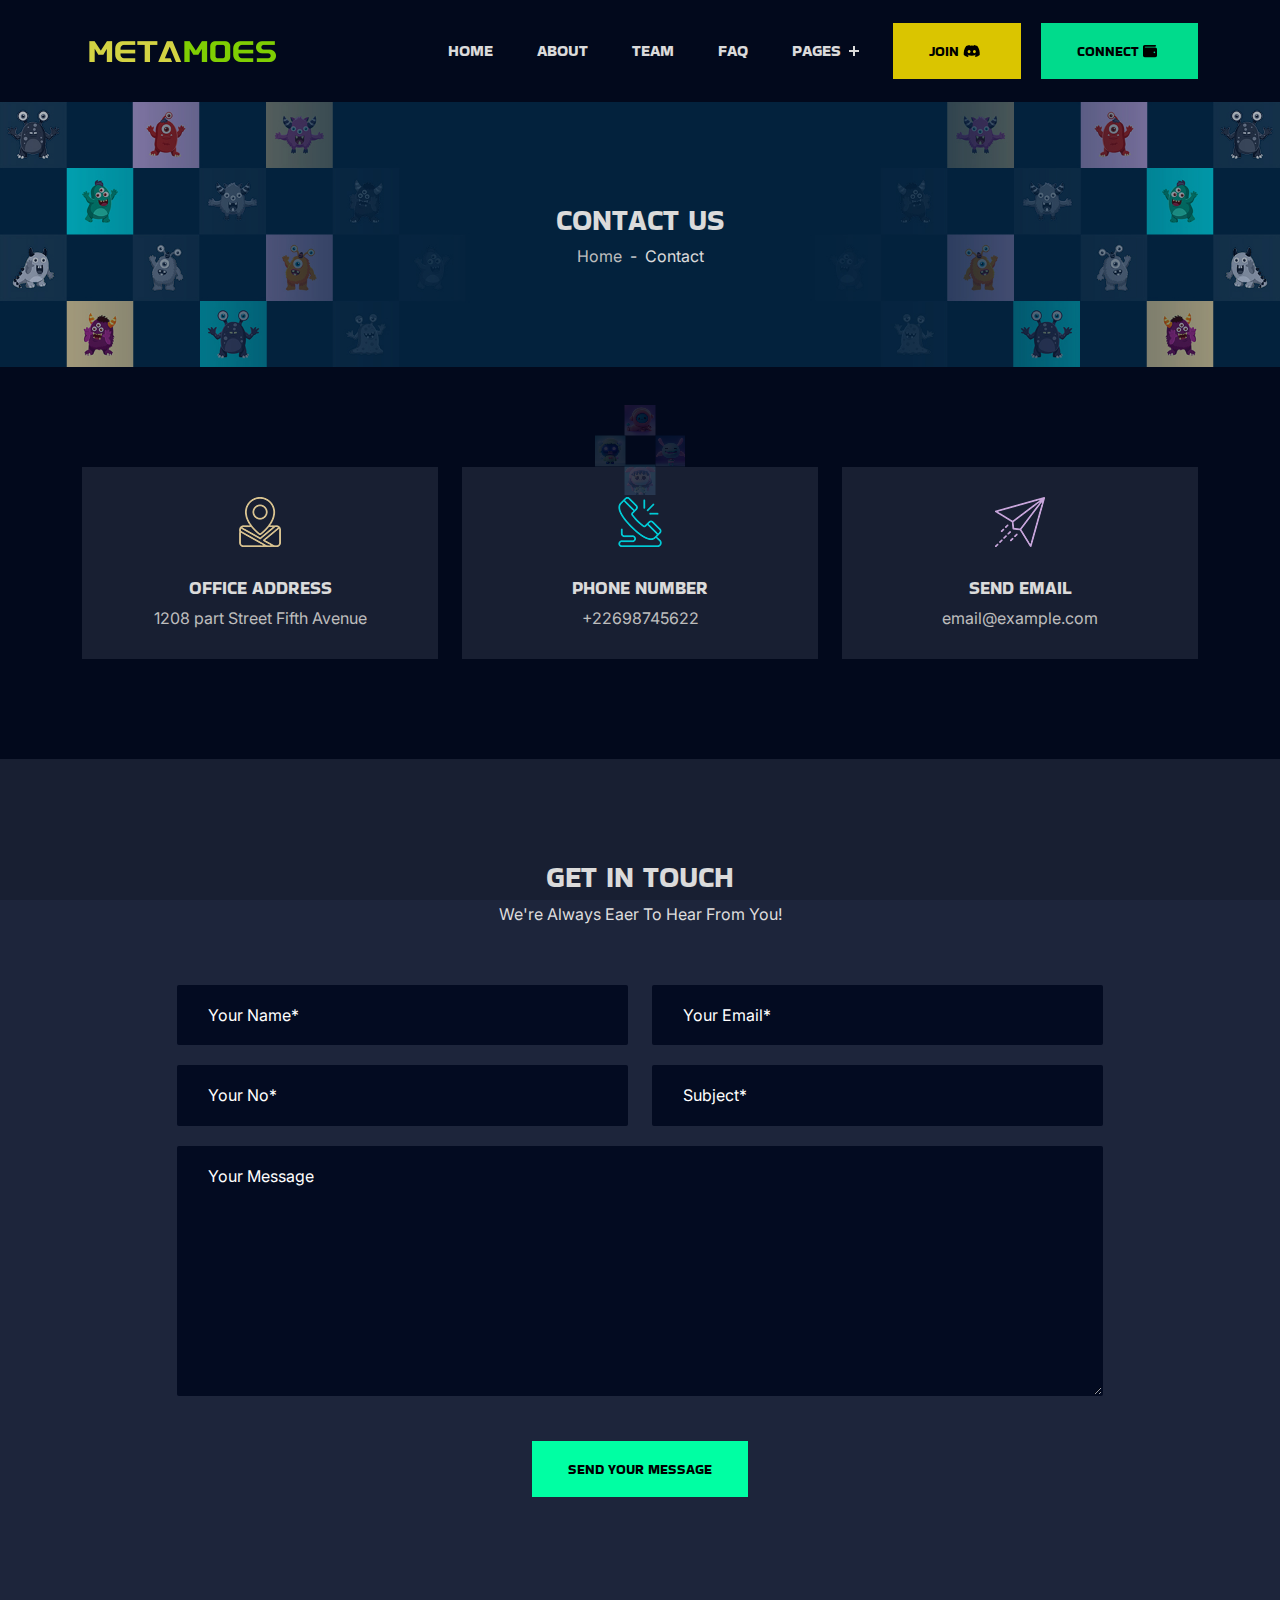
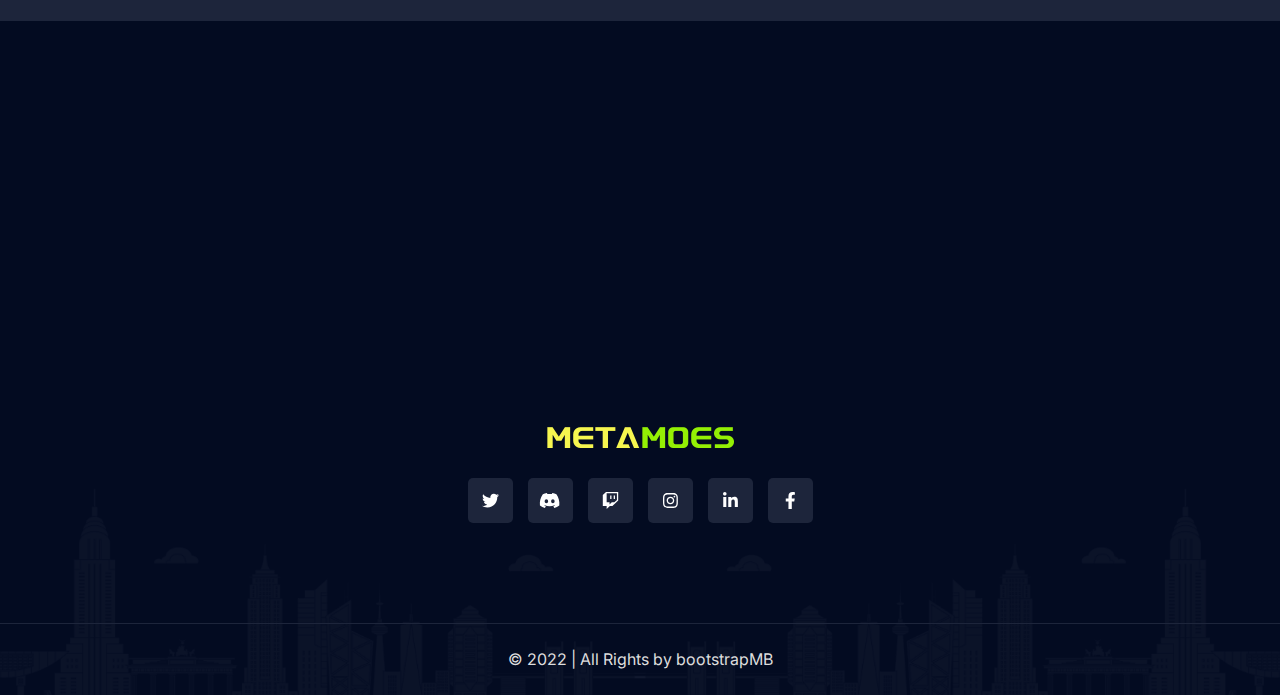
<file: contact.html>
﻿<!DOCTYPE html>
<html lang="en">

<head>
    <meta charset="UTF-8">
    <meta http-equiv="X-UA-Compatible" content="IE=edge">
    <meta name="viewport" content="width=device-width, initial-scale=1.0">
    <title>NFTPort- NFT landing page HTML Template</title>

    <link rel="shortcut icon" href="assets/images/favicon.png" type="image/x-icon">

    <link rel="stylesheet" href="assets/css/bootstrap.min.css">
    <link rel="stylesheet" href="assets/css/aos.css">
    <link rel="stylesheet" href="assets/css/all.min.css">
    <link rel="stylesheet" href="assets/css/lightcase.css">
    <link rel="stylesheet" href="assets/css/swiper-bundle.min.css">

    <!-- main css for template -->
    <link rel="stylesheet" href="assets/css/style.css">
</head>

<body>

    <!-- ===============>> Preloader start here <<================= -->
    <div class="preloader">
        <img src="assets/images/logo/preloader.png" alt="SuperHero">
    </div>
    <!-- ===============>> Preloader end here <<================= -->



    <!-- ========== Multipage Header Section Starts Here========== -->
    <header class="header-section">
        <div class="header-bottom">
            <div class="container">
                <div class="header-wrapper">
                    <div class="logo">
                        <a href="index.html">
                            <img src="assets/images/logo/logo.png" alt="logo">
                        </a>
                    </div>
                    <div class="menu-area">
                        <ul class="menu">
                            <li>
                                <a href="index.html#home">Home</a>
                            </li>

                            <li>
                                <a href="index.html#about">About</a>
                            </li>
                            <li>
                                <a href="index.html#team">Team</a>
                            </li>
                            <li>
                                <a href="index.html#faq">FAQ</a>
                            </li>
                            <li>
                                <a href="#0">Pages</a>
                                <ul class="submenu">
                                    <li><a href="javsascript:void();">Home</a>
                                        <ul class="submenu">
                                            <li><a href="index.html">Home 1</a></li>
                                            <li><a href="index-2.html">Home 2</a></li>
                                        </ul>
                                    </li>
                                    <li><a href="javsascript:void();">About</a>
                                        <ul class="submenu">
                                            <li><a href="about.html">About</a></li>
                                            <li><a href="roadmap.html">Roadmap</a></li>
                                            <li><a href="faq.html">FAQ</a></li>
                                            <li><a href="team.html">Team</a></li>
                                            <li><a href="team-single.html">Team Single</a></li>
                                        </ul>
                                    </li>
                                    <li><a href="javsascript:void();">Blog</a>
                                        <ul class="submenu">
                                            <li><a href="blog.html">Blog</a></li>
                                            <li><a href="blog-single.html">Blog single</a></li>
                                        </ul>
                                    </li>
                                    <li><a href="collection.html">Collection</a></li>
                                    <li><a href="contact.html">Contact</a></li>
                                    <li><a href="404.html">404 Error</a></li>
                                    <li><a href="coming-soon.html">Coming Soon</a></li>
                                </ul>
                            </li>
                        </ul>
                        <div class="header-btn">
                            <a href="#" class="default-btn default-btn--secondary">
                                <span>Join <i class="fa-brands fa-discord"></i></span>
                            </a>
                            <a href="#" class="default-btn" data-bs-toggle="modal" data-bs-target="#wallet-option">
                                <span>Connect <i class="fa-solid fa-wallet"></i></span>
                            </a>
                        </div>

                        <!-- toggle icons -->
                        <div class="header-bar d-lg-none">
                            <span></span>
                            <span></span>
                            <span></span>
                        </div>
                    </div>
                </div>
            </div>
        </div>
    </header>
    <!-- ========== Multipage Header Section Ends Here========== -->





    <!-- connect wallet modal start -->
    <div class="wallet-modal modal fade" id="wallet-option" tabindex="-1" aria-labelledby="choose-wallet"
        aria-hidden="true">
        <div class="modal-dialog">
            <div class="modal-content">
                <div class="modal-header">
                    <h5 class="modal-title" id="choose-wallet">Connect Your Wallet</h5>
                    <button type="button" class="btn-close" data-bs-dismiss="modal" aria-label="Close"></button>
                </div>
                <div class="modal-body">
                    <p>Please select a wallet to connect for <br> Start Minting your NFTs</p>
                    <ul class="wallet__list">
                        <li class="wallet__list-item"><a href="#"> <span><img src="assets/images/wallet/metamask.jpg"
                                        alt="metamask">
                                </span> </a></li>
                        <li class="wallet__list-item"><a href="#"> <span><img src="assets/images/wallet/coinbase.jpg"
                                        alt="coinbase">
                                </span> </a></li>
                        <li class="wallet__list-item"><a href="#"> <span><img src="assets/images/wallet/bsc.jpg"
                                        alt="bsc">
                                </span></a></li>
                        <li class="wallet__list-item"><a href="#"> <span><img src="assets/images/wallet/trust.jpg"
                                        alt="Trust Wallet">
                                </span></a></li>
                    </ul>
                    <p>By connecting your wallet, you agree to our Terms of Service and our Privacy Policy.</p>
                </div>
            </div>
        </div>
    </div>
    <!-- connect wallet modal end -->



    <!-- ================> Page header start here <================== -->
    <section class="page-header bg--cover" style="background-image: url(assets/images/header/bg.jpg);">
        <div class="container">
            <div class="page-header__content text-center">
                <h3 class="text-uppercase">Contact Us</h3>
                <nav style="--bs-breadcrumb-divider: '-';" aria-label="breadcrumb">
                    <ol class="breadcrumb justify-content-center mb-0">
                        <li class="breadcrumb-item"><a href="index.html">Home</a></li>
                        <li class="breadcrumb-item active" aria-current="page">Contact</li>
                    </ol>
                </nav>
            </div>
        </div>
    </section>
    <!-- ================> Page header end here <================== -->



    <!-- ================> info section start here <================== -->
    <div class="info padding-top padding-bottom">
        <div class="container">
            <div class="info__wrapper">
                <div class="row justify-content-center g-4">
                    <div class="col-lg-4 col-md-6">
                        <div class="info__item">
                            <div class="info__item-inner">
                                <div class="info__item-icon">
                                    <img src="assets/images/contact/01.png" alt="Location icon">
                                </div>
                                <div class="info__item-content">
                                    <h6>Office Address</h6>
                                    <p>1208 part Street Fifth Avenue</p>
                                </div>
                            </div>
                        </div>
                    </div>
                    <div class="col-lg-4 col-md-6">
                        <div class="info__item">
                            <div class="info__item-inner">
                                <div class="info__item-icon">
                                    <img src="assets/images/contact/02.png" alt="Phone icon">
                                </div>
                                <div class="info__item-content">
                                    <h6>Phone Number</h6>
                                    <a href="tel:+22698745622">+22698745622</a>
                                </div>
                            </div>
                        </div>
                    </div>
                    <div class="col-lg-4 col-md-6">
                        <div class="info__item">
                            <div class="info__item-inner">
                                <div class="info__item-icon">
                                    <img src="assets/images/contact/03.png" alt="Email icon">
                                </div>
                                <div class="info__item-content">
                                    <h6>Send Email </h6>
                                    <a href="mailto:email@example.com">email@example.com</a>
                                </div>
                            </div>
                        </div>
                    </div>
                </div>
            </div>
        </div>
    </div>
    <!-- ================> info section end here <================== -->



    <!-- ================> Contact section start here <================== -->
    <section class="contact padding-top padding-bottom">
        <div class="container">
            <div class="section-header">
                <div class="section-header__content">
                    <h3>Get In Touch</h3>
                    <p>We're Always Eaer To Hear From You!</p>
                </div>
            </div>
            <div class="contact__wrapper">
                <div class="row justify-content-center">
                    <div class="col-lg-10">
                        <form class="form" action="contact.php" method="post" id="contact-form">
                            <div class="row">
                                <div class="col-md-6">
                                    <input type="text" placeholder="Your Name*" required>
                                </div>
                                <div class="col-md-6">
                                    <input type="email" placeholder="Your Email*" required>
                                </div>
                                <div class="col-md-6">
                                    <input type="tel" placeholder="Your No*" required>
                                </div>
                                <div class="col-md-6">
                                    <input type="text" placeholder="Subject*" required>
                                </div>
                                <div class="col-12">
                                    <textarea placeholder="Your Message"></textarea>
                                </div>
                            </div>
                            <div class="text-center">
                                <button type="submit" class="default-btn"><span>Send Your Message</span></button>
                            </div>
                        </form>
                    </div>
                </div>
                <p class="form-message text-center mt-4"></p>
            </div>
        </div>
    </section>
    <!-- ================> Contact section end here <================== -->


    <!-- ================> map section start here <================== -->
    <div class="map">
        <div class="container-fluid px-0">
            <div class="map__wrapper">
                <iframe
                    src="https://www.google.com/maps/embed?pb=!1m18!1m12!1m3!1d387190.2799120522!2d-74.25987460306818!3d40.697670064076384!2m3!1f0!2f0!3f0!3m2!1i1024!2i768!4f13.1!3m3!1m2!1s0x89c24fa5d33f083b%3A0xc80b8f06e177fe62!2sNew%20York%2C%20NY%2C%20USA!5e0!3m2!1sen!2sbd!4v1647360575411!5m2!1sen!2sbd"
                    allowfullscreen="" loading="lazy"></iframe>
            </div>
        </div>
    </div>
    <!-- ================> map section end here <================== -->






    <!-- ================> Footer section start here <================== -->
    <footer class="footer" style="background-image: url(assets/images/footer/bg.png);">
        <div class="footer__wrapper padding-top padding-bottom">
            <div class="container">
                <div class="footer__content text-center">
                    <a class="mb-4 d-inline-block" href="index.html"><img src="assets/images/logo/logo.png"
                            alt="Logo"></a>
                    <ul class="social justify-content-center">
                        <li class="social__item">
                            <a href="#" class="social__link"><i class="fab fa-twitter"></i></a>
                        </li>
                        <li class="social__item">
                            <a href="#" class="social__link"><i class="fab fa-discord"></i></a>
                        </li>
                        <li class="social__item">
                            <a href="#" class="social__link"><i class="fab fa-twitch"></i></a>
                        </li>
                        <li class="social__item">
                            <a href="#" class="social__link"><i class="fab fa-instagram"></i></a>
                        </li>
                        <li class="social__item">
                            <a href="#" class="social__link"><i class="fab fa-linkedin-in"></i></a>
                        </li>
                        <li class="social__item">
                            <a href="#" class="social__link"><i class="fab fa-facebook-f"></i></a>
                        </li>
                    </ul>
                </div>
            </div>
        </div>
        <div class="footer__copyright">
            <div class="container">
                <div class="text-center py-4">
                    <p class=" mb-0">© 2022 | All Rights by <a href="Http://www.bootstrapmb.com">bootstrapMB</a> </p>
                </div>
            </div>
        </div>
    </footer>
    <!-- ================> Footer section end here <================== -->


    <!-- vendor plugins -->
    <script src="assets/js/jquery-3.6.0.min.js"></script>
    <script src="assets/js/bootstrap.bundle.min.js"></script>
    <script src="assets/js/all.min.js"></script>
    <script src="assets/js/swiper-bundle.min.js"></script>
    <script src="assets/js/aos.js"></script>
    <script src="assets/js/lightcase.js"></script>
    <script src="assets/js/purecounter_vanilla.js"></script>
    <script src="assets/js/countdown.min.js"></script>
    <script src="assets/js/custom.js"></script>
</body>

</html>
</file>
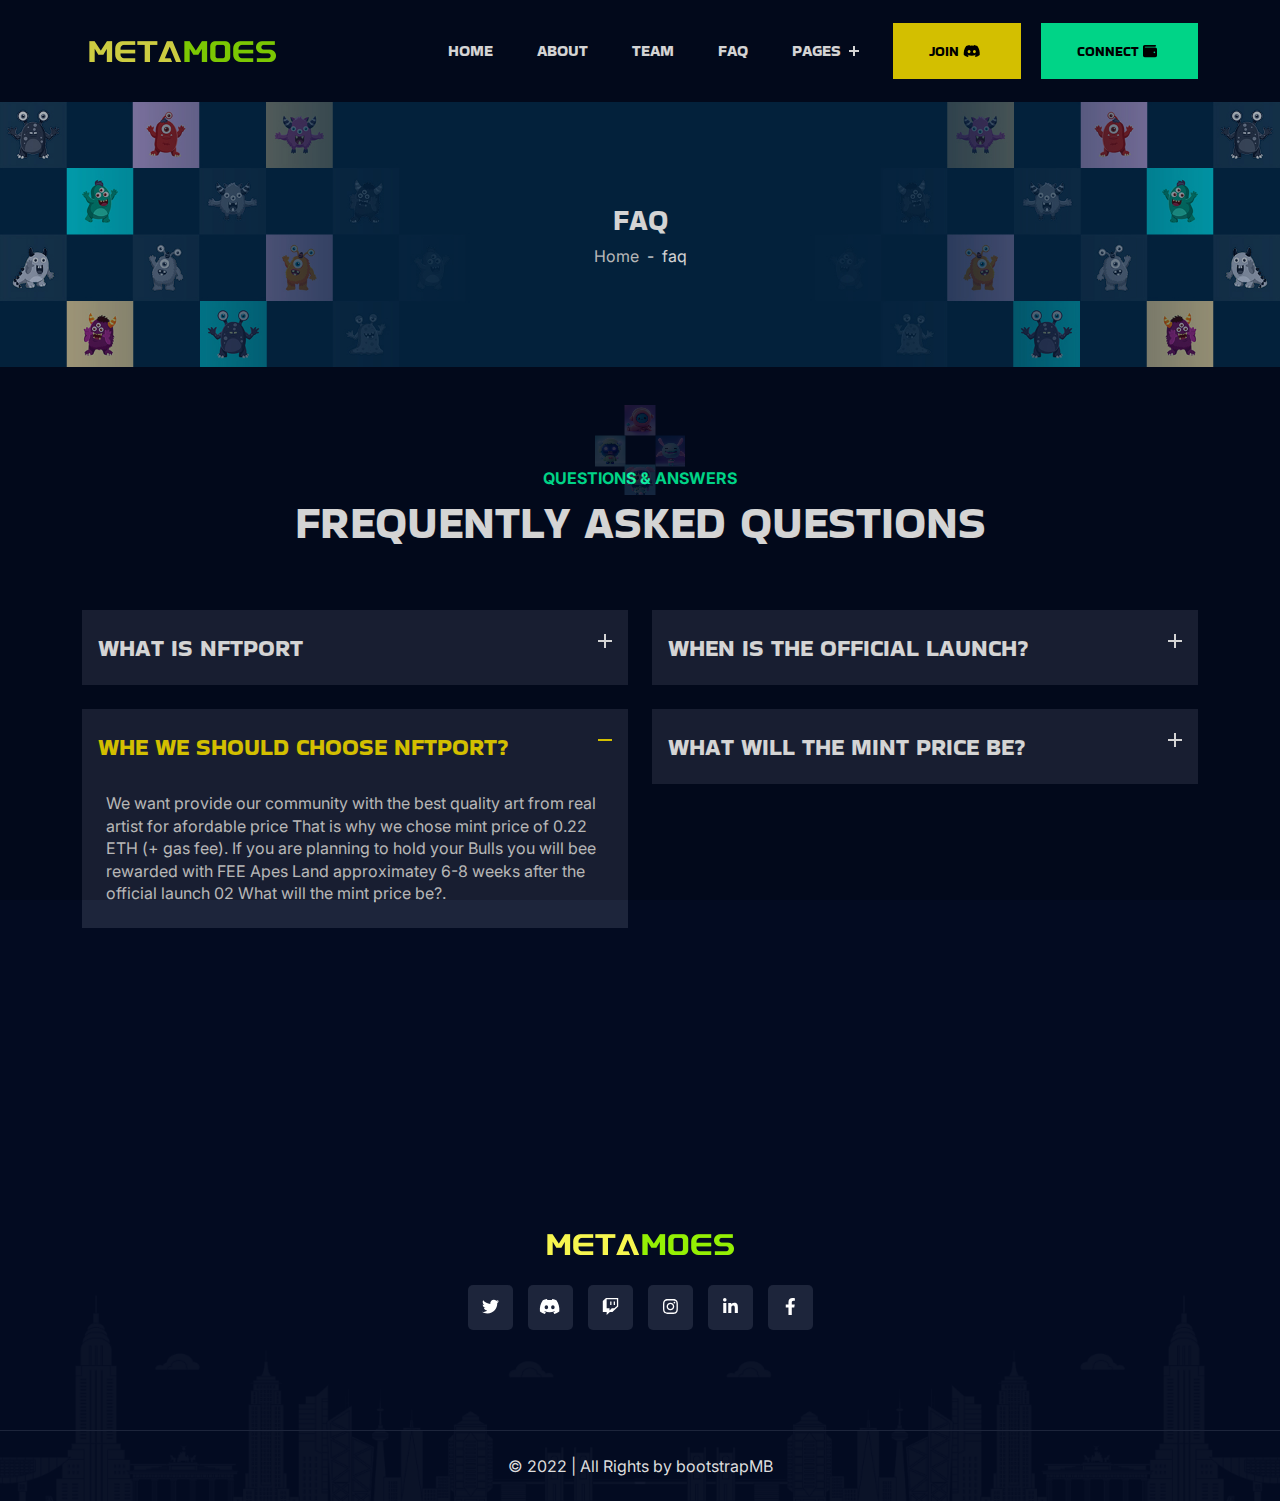
<file: faq.html>
﻿<!DOCTYPE html>
<html lang="en">

<head>
    <meta charset="UTF-8">
    <meta http-equiv="X-UA-Compatible" content="IE=edge">
    <meta name="viewport" content="width=device-width, initial-scale=1.0">
    <title>NFTPort- NFT landing page HTML Template</title>

    <link rel="shortcut icon" href="assets/images/favicon.png" type="image/x-icon">

    <link rel="stylesheet" href="assets/css/bootstrap.min.css">
    <link rel="stylesheet" href="assets/css/aos.css">
    <link rel="stylesheet" href="assets/css/all.min.css">
    <link rel="stylesheet" href="assets/css/lightcase.css">
    <link rel="stylesheet" href="assets/css/swiper-bundle.min.css">

    <!-- main css for template -->
    <link rel="stylesheet" href="assets/css/style.css">
</head>

<body>

    <!-- ===============>> Preloader start here <<================= -->
    <div class="preloader">
        <img src="assets/images/logo/preloader.png" alt="SuperHero">
    </div>
    <!-- ===============>> Preloader end here <<================= -->



    <!-- ========== Multipage Header Section Starts Here========== -->
    <header class="header-section">
        <div class="header-bottom">
            <div class="container">
                <div class="header-wrapper">
                    <div class="logo">
                        <a href="index.html">
                            <img src="assets/images/logo/logo.png" alt="logo">
                        </a>
                    </div>
                    <div class="menu-area">
                        <ul class="menu">
                            <li>
                                <a href="index.html#home">Home</a>
                            </li>

                            <li>
                                <a href="index.html#about">About</a>
                            </li>
                            <li>
                                <a href="index.html#team">Team</a>
                            </li>
                            <li>
                                <a href="index.html#faq">FAQ</a>
                            </li>
                            <li>
                                <a href="#0">Pages</a>
                                <ul class="submenu">
                                    <li><a href="javsascript:void();">Home</a>
                                        <ul class="submenu">
                                            <li><a href="index.html">Home 1</a></li>
                                            <li><a href="index-2.html">Home 2</a></li>
                                        </ul>
                                    </li>
                                    <li><a href="javsascript:void();">About</a>
                                        <ul class="submenu">
                                            <li><a href="about.html">About</a></li>
                                            <li><a href="roadmap.html">Roadmap</a></li>
                                            <li><a href="faq.html">FAQ</a></li>
                                            <li><a href="team.html">Team</a></li>
                                            <li><a href="team-single.html">Team Single</a></li>
                                        </ul>
                                    </li>
                                    <li><a href="javsascript:void();">Blog</a>
                                        <ul class="submenu">
                                            <li><a href="blog.html">Blog</a></li>
                                            <li><a href="blog-single.html">Blog single</a></li>
                                        </ul>
                                    </li>
                                    <li><a href="collection.html">Collection</a></li>
                                    <li><a href="contact.html">Contact</a></li>
                                    <li><a href="404.html">404 Error</a></li>
                                    <li><a href="coming-soon.html">Coming Soon</a></li>
                                </ul>
                            </li>
                        </ul>
                        <div class="header-btn">
                            <a href="#" class="default-btn default-btn--secondary">
                                <span>Join <i class="fa-brands fa-discord"></i></span>
                            </a>
                            <a href="#" class="default-btn" data-bs-toggle="modal" data-bs-target="#wallet-option">
                                <span>Connect <i class="fa-solid fa-wallet"></i></span>
                            </a>
                        </div>

                        <!-- toggle icons -->
                        <div class="header-bar d-lg-none">
                            <span></span>
                            <span></span>
                            <span></span>
                        </div>
                    </div>
                </div>
            </div>
        </div>
    </header>
    <!-- ========== Multipage Header Section Ends Here========== -->





    <!-- connect wallet modal start -->
    <div class="wallet-modal modal fade" id="wallet-option" tabindex="-1" aria-labelledby="choose-wallet"
        aria-hidden="true">
        <div class="modal-dialog">
            <div class="modal-content">
                <div class="modal-header">
                    <h5 class="modal-title" id="choose-wallet">Connect Your Wallet</h5>
                    <button type="button" class="btn-close" data-bs-dismiss="modal" aria-label="Close"></button>
                </div>
                <div class="modal-body">
                    <p>Please select a wallet to connect for <br> Start Minting your NFTs</p>
                    <ul class="wallet__list">
                        <li class="wallet__list-item"><a href="#"> <span><img src="assets/images/wallet/metamask.jpg"
                                        alt="metamask">
                                </span> </a></li>
                        <li class="wallet__list-item"><a href="#"> <span><img src="assets/images/wallet/coinbase.jpg"
                                        alt="coinbase">
                                </span> </a></li>
                        <li class="wallet__list-item"><a href="#"> <span><img src="assets/images/wallet/bsc.jpg"
                                        alt="bsc">
                                </span></a></li>
                        <li class="wallet__list-item"><a href="#"> <span><img src="assets/images/wallet/trust.jpg"
                                        alt="Trust Wallet">
                                </span></a></li>
                    </ul>
                    <p>By connecting your wallet, you agree to our Terms of Service and our Privacy Policy.</p>
                </div>
            </div>
        </div>
    </div>
    <!-- connect wallet modal end -->



    <!-- ================> Page header start here <================== -->
    <section class="page-header bg--cover" style="background-image: url(assets/images/header/bg.jpg);">
        <div class="container">
            <div class="page-header__content text-center">
                <h3 class="text-uppercase">FAQ</h3>
                <nav style="--bs-breadcrumb-divider: '-';" aria-label="breadcrumb">
                    <ol class="breadcrumb justify-content-center mb-0">
                        <li class="breadcrumb-item"><a href="index.html">Home</a></li>
                        <li class="breadcrumb-item active" aria-current="page">faq</li>
                    </ol>
                </nav>
            </div>
        </div>
    </section>
    <!-- ================> Page header end here <================== -->






    <!-- ================FAQ section start here <================== -->
    <section id="faq" class="faq padding-top padding-bottom">
        <div class="container">
            <div class="section-header text-center">
                <p class="subtitle">Questions & Answers</p>
                <h2>Frequently Asked Questions</h2>
            </div>
            <div class="faq__wrapper">
                <div class="row g-4">
                    <div class="col-lg-6">
                        <div class="accordion" id="faqAccordion1">
                            <div class="row g-4">
                                <div class="col-12">
                                    <div class="accordion__item" data-aos="fade-up" data-aos-duration="1000">
                                        <div class="accordion__header" id="faq1">
                                            <button class="accordion__button collapsed" type="button"
                                                data-bs-toggle="collapse" data-bs-target="#faqBody1"
                                                aria-expanded="false" aria-controls="faqBody1">
                                                What is NFTPort <span class="plus-icon"></span>
                                            </button>
                                        </div>
                                        <div id="faqBody1" class="accordion-collapse collapse" aria-labelledby="faq1"
                                            data-bs-parent="#faqAccordion1">
                                            <div class="accordion__body">
                                                We want provide our community with the best quality art from real artist
                                                for afordable price
                                                That is why we chose mint price of 0.22 ETH (+ gas fee). If you are
                                                planning to hold your Bulls
                                                you will bee rewarded with FEE Apes Land approximatey 6-8 weeks after
                                                the official launch
                                                02
                                                What will the mint price be?.
                                            </div>
                                        </div>
                                    </div>
                                </div>
                                <div class="col-12">
                                    <div class="accordion__item" data-aos="fade-up" data-aos-duration="1100">
                                        <div class="accordion__header" id="faq2">
                                            <button class="accordion__button" type="button" data-bs-toggle="collapse"
                                                data-bs-target="#faqBody2" aria-expanded="true"
                                                aria-controls="faqBody2">
                                                Whe we should choose NFTPort? <span class="plus-icon"></span>
                                            </button>
                                        </div>
                                        <div id="faqBody2" class="accordion-collapse collapse show"
                                            aria-labelledby="faq2" data-bs-parent="#faqAccordion1">
                                            <div class="accordion__body">
                                                We want provide our community with the best quality art from real artist
                                                for afordable price
                                                That is why we chose mint price of 0.22 ETH (+ gas fee). If you are
                                                planning to hold your Bulls
                                                you will bee rewarded with FEE Apes Land approximatey 6-8 weeks after
                                                the official launch
                                                02
                                                What will the mint price be?.
                                            </div>
                                        </div>
                                    </div>
                                </div>
                                <div class="col-12">
                                    <div class="accordion__item" data-aos="fade-up" data-aos-duration="1200">
                                        <div class="accordion__header" id="faq3">
                                            <button class="accordion__button collapsed" type="button"
                                                data-bs-toggle="collapse" data-bs-target="#faqBody3"
                                                aria-expanded="false" aria-controls="faqBody3">
                                                how secure is this token<span class="plus-icon"></span>
                                            </button>
                                        </div>
                                        <div id="faqBody3" class="accordion-collapse collapse" aria-labelledby="faq3"
                                            data-bs-parent="#faqAccordion1">
                                            <div class="accordion__body">
                                                We want provide our community with the best quality art from real artist
                                                for afordable price
                                                That is why we chose mint price of 0.22 ETH (+ gas fee). If you are
                                                planning to hold your Bulls
                                                you will bee rewarded with FEE Apes Land approximatey 6-8 weeks after
                                                the official launch
                                                03
                                                How does the raffle work?
                                            </div>
                                        </div>
                                    </div>
                                </div>
                            </div>
                        </div>
                    </div>
                    <div class="col-lg-6">
                        <div class="accordion" id="faqAccordion2">
                            <div class="row g-4">
                                <div class="col-12">
                                    <div class="accordion__item" data-aos="fade-up" data-aos-duration="1000">
                                        <div class="accordion__header" id="faq1-two">
                                            <button class="accordion__button collapsed" type="button"
                                                data-bs-toggle="collapse" data-bs-target="#faqBody1-two"
                                                aria-expanded="false" aria-controls="faqBody1-two">

                                                When is the official launch? <span class="plus-icon"></span>
                                            </button>
                                        </div>
                                        <div id="faqBody1-two" class="accordion-collapse collapse"
                                            aria-labelledby="faq1-two" data-bs-parent="#faqAccordion2">
                                            <div class="accordion__body">
                                                We want provide our community with the best quality art from real artist
                                                for afordable price
                                                That is why we chose mint price of 0.22 ETH (+ gas fee). If you are
                                                planning to hold your Bulls
                                                you will bee rewarded with FEE Apes Land approximatey 6-8 weeks after
                                                the official launch
                                                02
                                                What will the mint price be?.
                                            </div>
                                        </div>
                                    </div>
                                </div>
                                <div class="col-12">
                                    <div class="accordion__item" data-aos="fade-up" data-aos-duration="1100">
                                        <div class="accordion__header" id="faq2-two">
                                            <button class="accordion__button collapsed" type="button"
                                                data-bs-toggle="collapse" data-bs-target="#faqBody2-two"
                                                aria-expanded="true" aria-controls="faqBody2-two">

                                                What will the mint price be? <span class="plus-icon"></span>
                                            </button>
                                        </div>
                                        <div id="faqBody2-two" class="accordion-collapse collapse"
                                            aria-labelledby="faq2-two" data-bs-parent="#faqAccordion2">
                                            <div class="accordion__body">
                                                We want provide our community with the best quality art from real artist
                                                for afordable price
                                                That is why we chose mint price of 0.22 ETH (+ gas fee). If you are
                                                planning to hold your Bulls
                                                you will bee rewarded with FEE Apes Land approximatey 6-8 weeks after
                                                the official launch
                                                02
                                                What will the mint price be?.
                                            </div>
                                        </div>
                                    </div>
                                </div>
                                <div class="col-12">
                                    <div class="accordion__item" data-aos="fade-up" data-aos-duration="1200">
                                        <div class="accordion__header" id="faq3-two">
                                            <button class="accordion__button" type="button" data-bs-toggle="collapse"
                                                data-bs-target="#faqBody3-two" aria-expanded="false"
                                                aria-controls="faqBody3-two">

                                                How does the raffle work?<span class="plus-icon"></span>
                                            </button>
                                        </div>
                                        <div id="faqBody3-two" class="accordion-collapse collapse show"
                                            aria-labelledby="faq3-two" data-bs-parent="#faqAccordion2">
                                            <div class="accordion__body">
                                                We want provide our community with the best quality art from real artist
                                                for afordable price
                                                That is why we chose mint price of 0.22 ETH (+ gas fee). If you are
                                                planning to hold your Bulls
                                                you will bee rewarded with FEE Apes Land approximatey 6-8 weeks after
                                                the official launch
                                                03
                                                How does the raffle work?
                                            </div>
                                        </div>
                                    </div>
                                </div>
                            </div>
                        </div>
                    </div>
                </div>
            </div>
        </div>
    </section>
    <!-- ================FAQ section end here <================== -->





    <!-- ================> Footer section start here <================== -->
    <footer class="footer" style="background-image: url(assets/images/footer/bg.png);">
        <div class="footer__wrapper padding-top padding-bottom">
            <div class="container">
                <div class="footer__content text-center">
                    <a class="mb-4 d-inline-block" href="index.html"><img src="assets/images/logo/logo.png"
                            alt="Logo"></a>
                    <ul class="social justify-content-center">
                        <li class="social__item">
                            <a href="#" class="social__link"><i class="fab fa-twitter"></i></a>
                        </li>
                        <li class="social__item">
                            <a href="#" class="social__link"><i class="fab fa-discord"></i></a>
                        </li>
                        <li class="social__item">
                            <a href="#" class="social__link"><i class="fab fa-twitch"></i></a>
                        </li>
                        <li class="social__item">
                            <a href="#" class="social__link"><i class="fab fa-instagram"></i></a>
                        </li>
                        <li class="social__item">
                            <a href="#" class="social__link"><i class="fab fa-linkedin-in"></i></a>
                        </li>
                        <li class="social__item">
                            <a href="#" class="social__link"><i class="fab fa-facebook-f"></i></a>
                        </li>
                    </ul>
                </div>
            </div>
        </div>
        <div class="footer__copyright">
            <div class="container">
                <div class="text-center py-4">
                    <p class=" mb-0">© 2022 | All Rights by <a href="Http://www.bootstrapmb.com">bootstrapMB</a> </p>
                </div>
            </div>
        </div>
    </footer>
    <!-- ================> Footer section end here <================== -->



    <!-- vendor plugins -->
    <script src="assets/js/jquery-3.6.0.min.js"></script>
    <script src="assets/js/bootstrap.bundle.min.js"></script>
    <script src="assets/js/all.min.js"></script>
    <script src="assets/js/swiper-bundle.min.js"></script>
    <script src="assets/js/aos.js"></script>
    <script src="assets/js/lightcase.js"></script>
    <script src="assets/js/purecounter_vanilla.js"></script>
    <script src="assets/js/countdown.min.js"></script>
    <script src="assets/js/custom.js"></script>
</body>

</html>
</file>
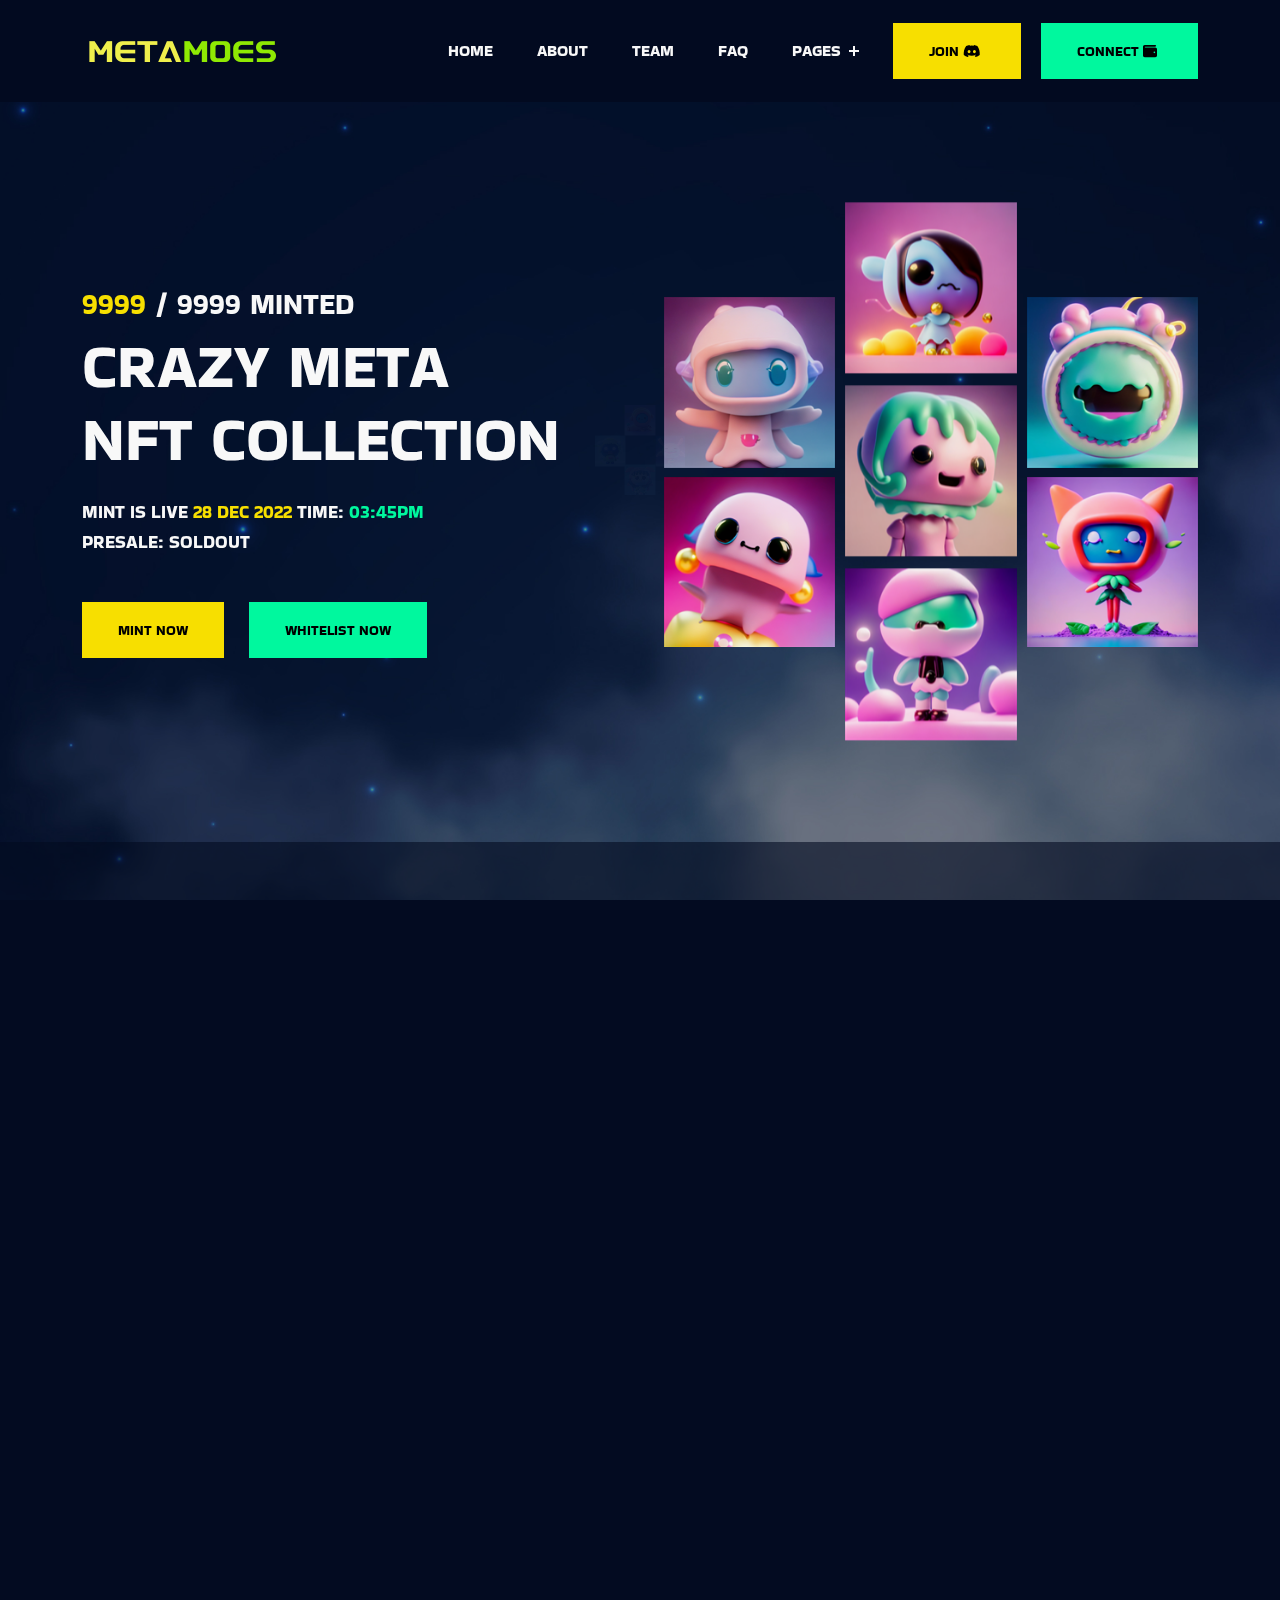
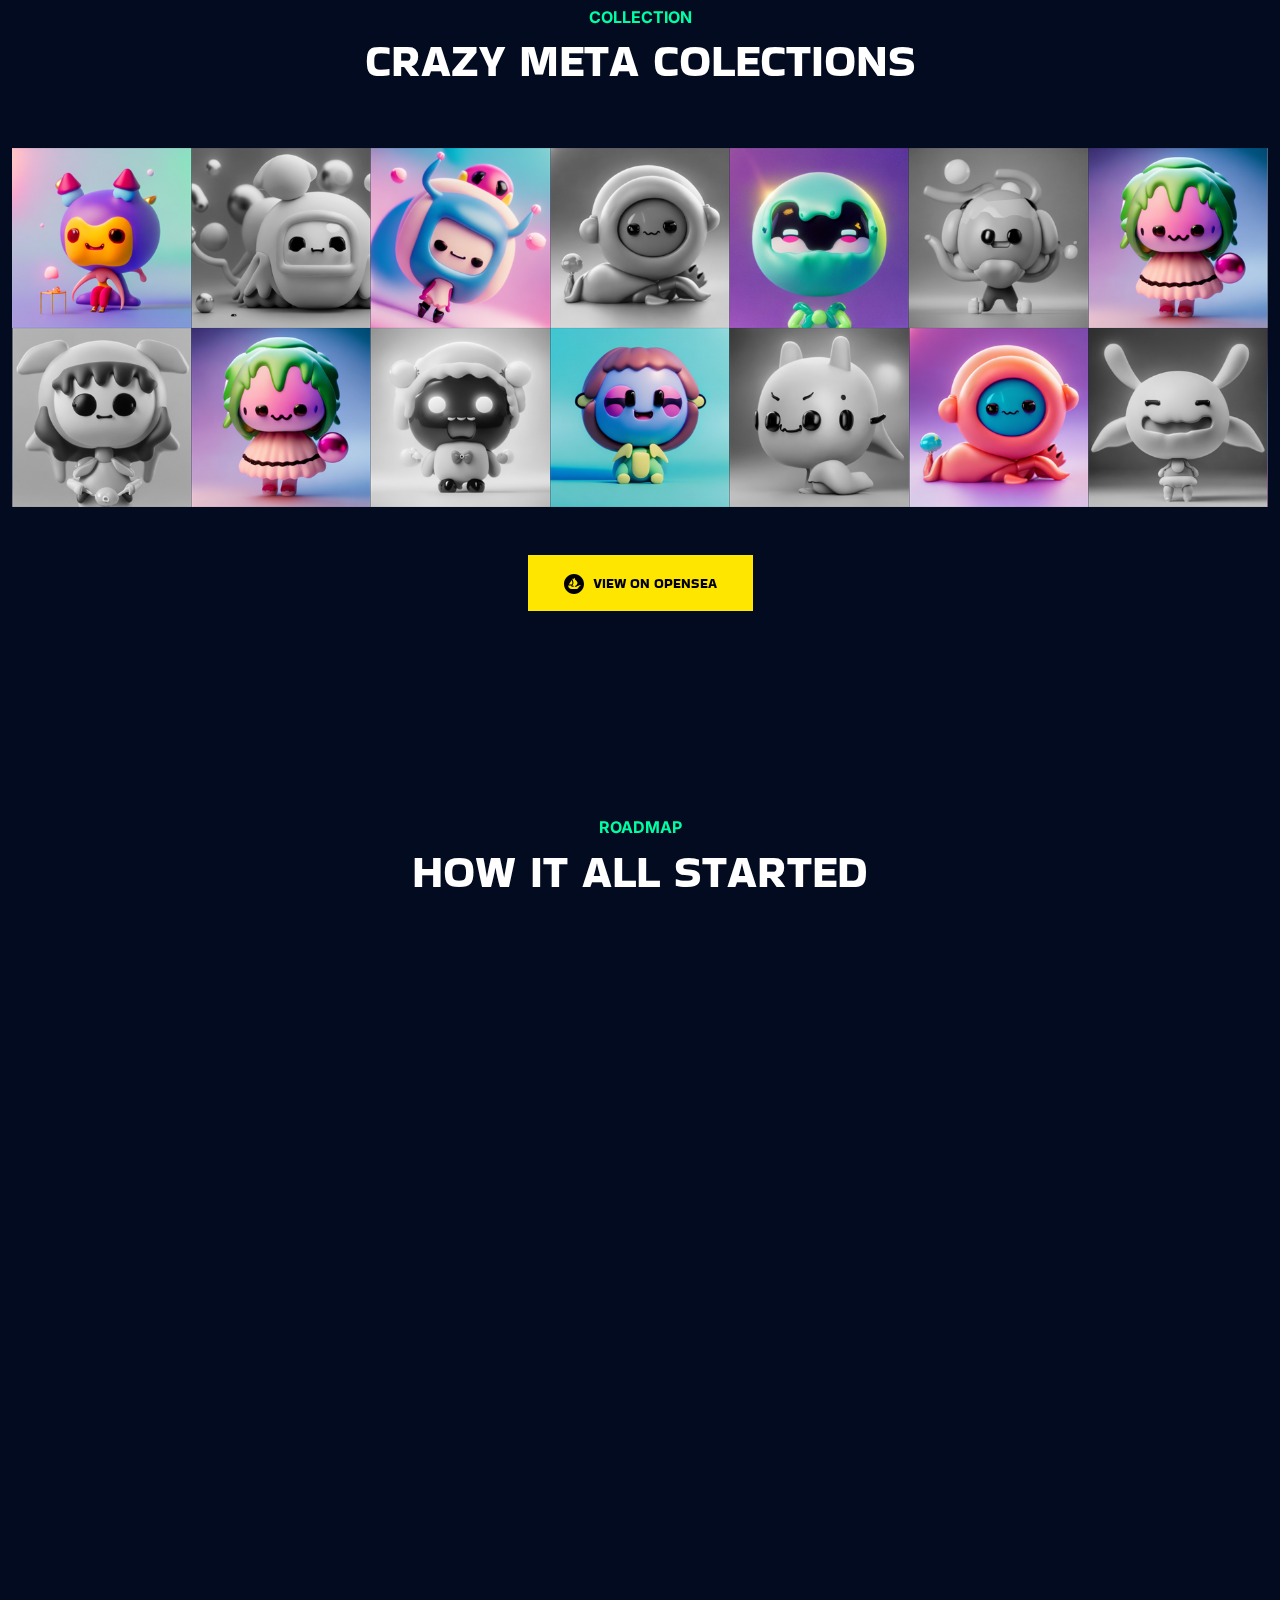
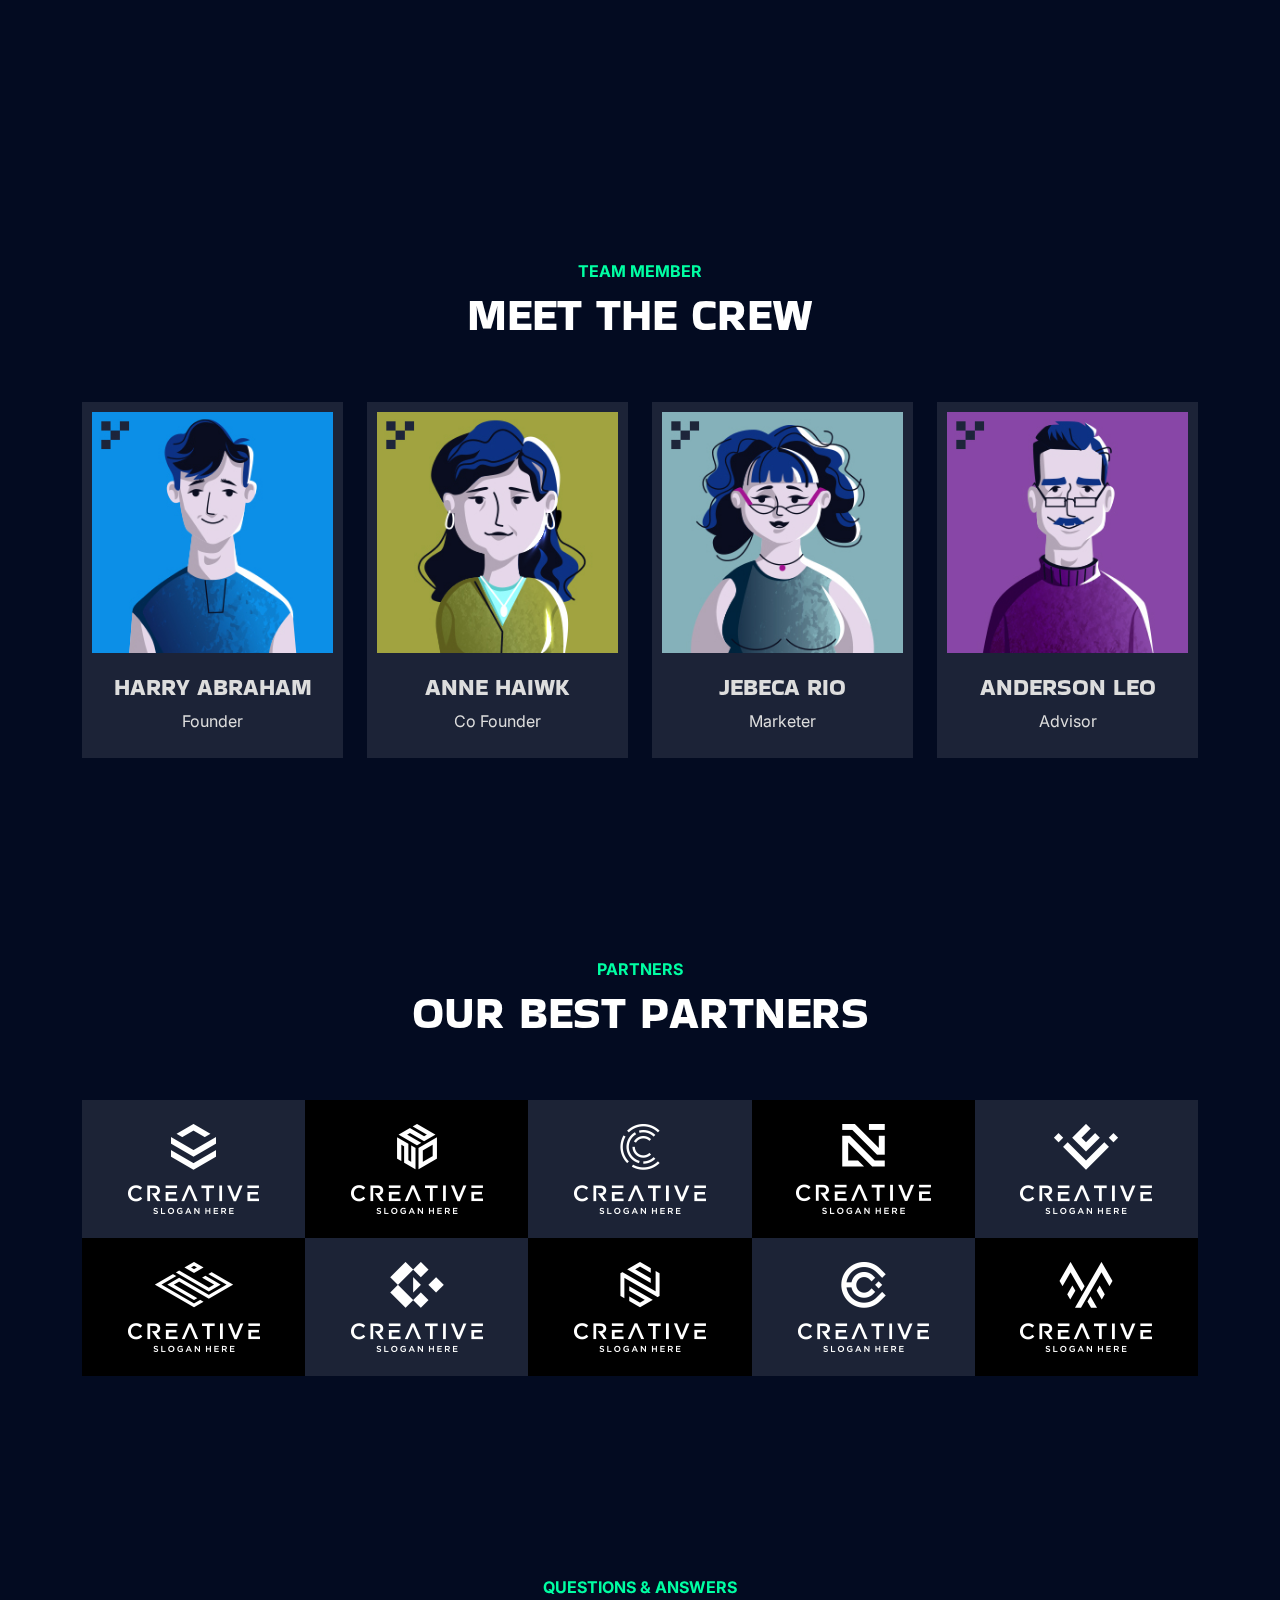
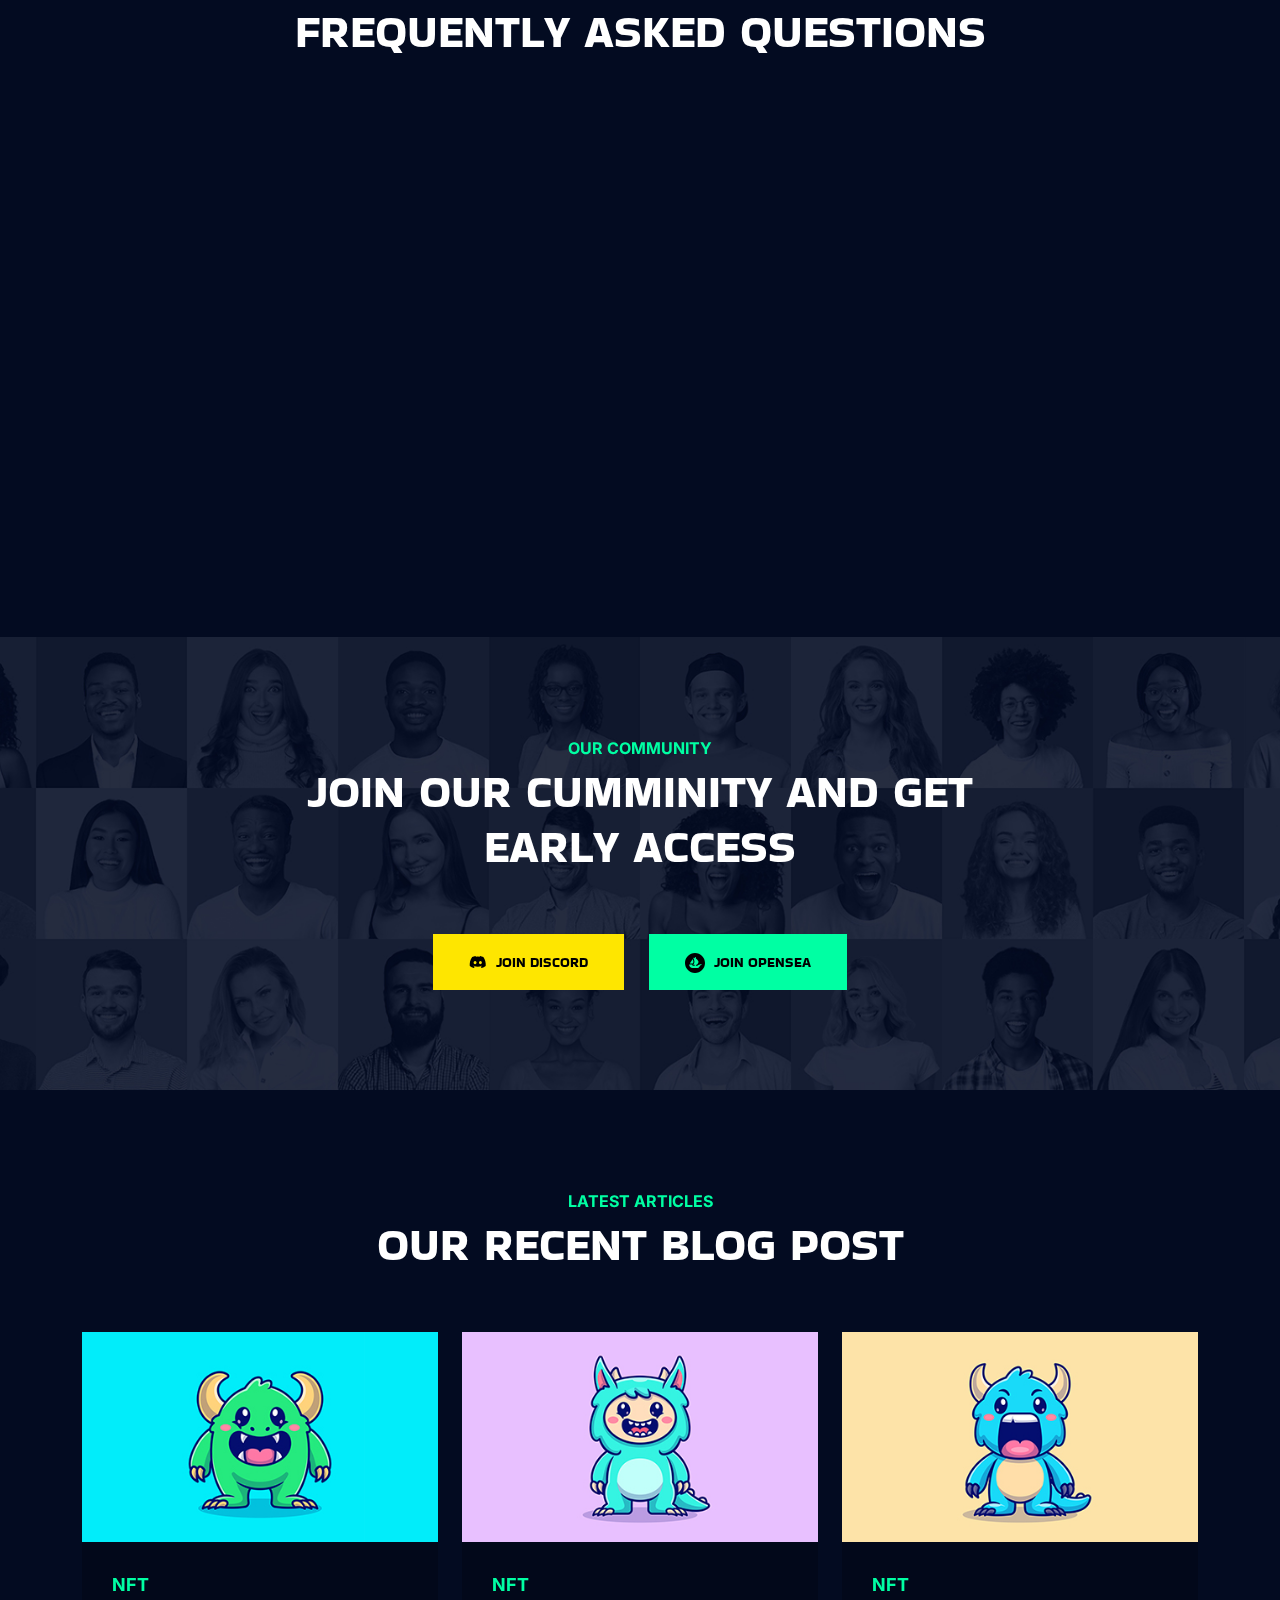
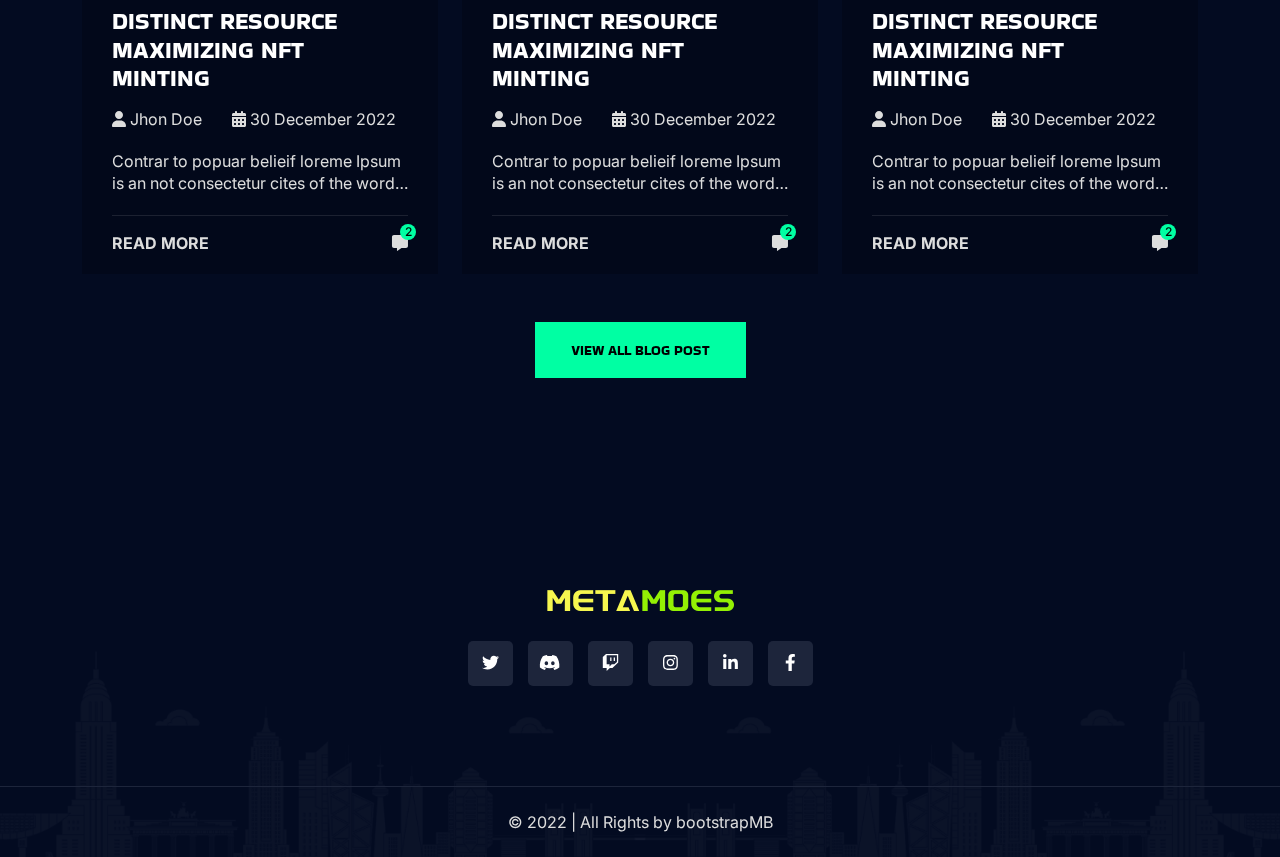
<file: index-1.html>
﻿<!DOCTYPE html>
<html lang="en">

<head>
    <meta charset="UTF-8">
    <meta http-equiv="X-UA-Compatible" content="IE=edge">
    <meta name="viewport" content="width=device-width, initial-scale=1.0">
    <title>NFTPort- NFT landing page HTML Template</title>

    <link rel="shortcut icon" href="assets/images/favicon.png" type="image/x-icon">

    <link rel="stylesheet" href="assets/css/bootstrap.min.css">
    <link rel="stylesheet" href="assets/css/aos.css">
    <link rel="stylesheet" href="assets/css/all.min.css">
    <link rel="stylesheet" href="assets/css/lightcase.css">
    <link rel="stylesheet" href="assets/css/swiper-bundle.min.css">

    <!-- main css for template -->
    <link rel="stylesheet" href="assets/css/style.css">
</head>

<body>
    <div class="bg--home2"></div>
    <!-- ===============>> Preloader start here <<================= -->
    <div class="preloader">
        <img src="assets/images/logo/preloader.png" alt="Apes land">
    </div>
    <!-- ===============>> Preloader end here <<================= -->



    <!-- ========== Multipage Header Section Starts Here========== -->
    <header class="header-section">
        <div class="header-bottom">
            <div class="container">
                <div class="header-wrapper">
                    <div class="logo">
                        <a href="index.html">
                            <img src="assets/images/logo/logo.png" alt="logo">
                        </a>
                    </div>
                    <div class="menu-area">
                        <ul class="menu">
                            <li>
                                <a href="#home">Home</a>
                            </li>

                            <li>
                                <a href="#about">About</a>
                            </li>
                            <li>
                                <a href="#team">Team</a>
                            </li>
                            <li>
                                <a href="#faq">FAQ</a>
                            </li>
                            <li>
                                <a href="#0">Pages</a>
                                <ul class="submenu">
                                    <li><a href="javsascript:void();">Home</a>
                                        <ul class="submenu">
                                            <li><a href="index.html">Home 1</a></li>
                                            <li><a href="index-2.html">Home 2</a></li>
                                        </ul>
                                    </li>
                                    <li><a href="javsascript:void();">About</a>
                                        <ul class="submenu">
                                            <li><a href="about.html">About</a></li>
                                            <li><a href="roadmap.html">Roadmap</a></li>
                                            <li><a href="faq.html">FAQ</a></li>
                                            <li><a href="team.html">Team</a></li>
                                            <li><a href="team-single.html">Team Single</a></li>
                                        </ul>
                                    </li>
                                    <li><a href="javsascript:void();">Blog</a>
                                        <ul class="submenu">
                                            <li><a href="blog.html">Blog</a></li>
                                            <li><a href="blog-single.html">Blog single</a></li>
                                        </ul>
                                    </li>
                                    <li><a href="collection.html">Collection</a></li>
                                    <li><a href="contact.html">Contact</a></li>
                                    <li><a href="404.html">404 Error</a></li>
                                    <li><a href="coming-soon.html">Coming Soon</a></li>
                                </ul>
                            </li>
                        </ul>
                        <div class="header-btn">
                            <a href="#" class="default-btn default-btn--secondary">
                                <span>Join <i class="fa-brands fa-discord"></i></span>
                            </a>
                            <a href="#" class="default-btn" data-bs-toggle="modal" data-bs-target="#wallet-option">
                                <span>Connect <i class="fa-solid fa-wallet"></i></span>
                            </a>
                        </div>

                        <!-- toggle icons -->
                        <div class="header-bar d-lg-none">
                            <span></span>
                            <span></span>
                            <span></span>
                        </div>
                    </div>
                </div>
            </div>
        </div>
    </header>
    <!-- ========== Multipage Header Section Ends Here========== -->





    <!-- connect wallet modal start -->
    <div class="wallet-modal modal fade" id="wallet-option" tabindex="-1" aria-labelledby="choose-wallet"
        aria-hidden="true">
        <div class="modal-dialog">
            <div class="modal-content">
                <div class="modal-header">
                    <h5 class="modal-title" id="choose-wallet">Connect Your Wallet</h5>
                    <button type="button" class="btn-close" data-bs-dismiss="modal" aria-label="Close"></button>
                </div>
                <div class="modal-body">
                    <p>Please select a wallet to connect for <br> Start Minting your NFTs</p>
                    <ul class="wallet__list">
                        <li class="wallet__list-item"><a href="#"> <span><img src="assets/images/wallet/metamask.jpg"
                                        alt="metamask">
                                </span> </a></li>
                        <li class="wallet__list-item"><a href="#"> <span><img src="assets/images/wallet/coinbase.jpg"
                                        alt="coinbase">
                                </span> </a></li>
                        <li class="wallet__list-item"><a href="#"> <span><img src="assets/images/wallet/bsc.jpg"
                                        alt="bsc">
                                </span></a></li>
                        <li class="wallet__list-item"><a href="#"> <span><img src="assets/images/wallet/trust.jpg"
                                        alt="Trust Wallet">
                                </span></a></li>
                    </ul>
                    <p>By connecting your wallet, you agree to our Terms of Service and our Privacy Policy.</p>
                </div>
            </div>
        </div>
    </div>
    <!-- connect wallet modal end -->




    <!-- ================> Banner section start here <================== -->
    <section id="home" class="banner banner--2">
        <div class="container">
            <div class="banner__wrapper">
                <div class="row g-5 align-items-center">
                    <div class="col-lg-6">
                        <div class="banner__content" data-aos="fade-right" data-aos-duration="2000">
                            <h3><span class="color--secondary-color">9999</span> / 9999 Minted</h3>
                            <h1>Crazy meta <br> NFT Collection</h1>
                            <p class="text-uppercase">Mint is live <span class="color--secondary-color">28 Dec
                                    2022</span> Time: <span class="color--theme-color">03:45PM</span> <br>
                                Presale: soldout
                            </p>
                            <div class="btn-group">
                                <a href="#" class="default-btn default-btn--secondary">Mint Now</a>
                                <a href="#" class="default-btn">Whitelist Now</a>
                            </div>

                        </div>
                    </div>
                    <div class="col-lg-6">
                        <div class="banner__thumb d-flex justify-content-center align-items-center" data-aos="fade-left"
                            data-aos-duration="2000">
                            <div class="swiper banner__thumb-slider-1">
                                <div class="swiper-wrapper">
                                    <div class="swiper-slide">
                                        <div class="banner__thumb-item">
                                            <img src="assets/images/banner/slider/01.png" alt="NFT Image">
                                        </div>
                                    </div>
                                    <div class="swiper-slide">
                                        <div class="banner__thumb-item">
                                            <img src="assets/images/banner/slider/02.png" alt="NFT Image">
                                        </div>
                                    </div>
                                </div>
                            </div>
                            <div class="swiper banner__thumb-slider-2">
                                <div class="swiper-wrapper">
                                    <div class="swiper-slide">
                                        <div class="banner__thumb-item">
                                            <img src="assets/images/banner/slider/03.png" alt="NFT Image">
                                        </div>
                                    </div>
                                    <div class="swiper-slide">
                                        <div class="banner__thumb-item">
                                            <img src="assets/images/banner/slider/04.png" alt="NFT Image">
                                        </div>
                                    </div>
                                    <div class="swiper-slide">
                                        <div class="banner__thumb-item">
                                            <img src="assets/images/banner/slider/05.png" alt="NFT Image">
                                        </div>
                                    </div>
                                </div>
                            </div>
                            <div class="swiper banner__thumb-slider-3">
                                <div class="swiper-wrapper">

                                    <div class="swiper-slide">
                                        <div class="banner__thumb-item">
                                            <img src="assets/images/banner/slider/06.png" alt="NFT Image">
                                        </div>
                                    </div>
                                    <div class="swiper-slide">
                                        <div class="banner__thumb-item">
                                            <img src="assets/images/banner/slider/07.png" alt="NFT Image">
                                        </div>
                                    </div>
                                </div>
                            </div>
                        </div>
                    </div>
                </div>
            </div>
        </div>
    </section>
    <!-- ================> Banner section end here <================== -->





    <!-- ================> About section start here <================== -->
    <section class="about padding-top padding-bottom bg--semi-body" id="about">
        <div class="container">
            <div class="about__wrapper">
                <div class="row align-items-center g-5">
                    <div class="col-lg-6">
                        <div class="about__content" data-aos="fade-up" data-aos-duration="2000">
                            <p class="subtitle">The Story</p>
                            <h2>About us</h2>
                            <p>Contrary to popularsi belieif orem psum is not simply random text Its has roots in
                                in a piece of classical ratin lterature from 45 BCS makinig its over 2000 years old
                                Richard McClintock an lratin professor at Hampden-Sydney College in Virginia an
                                looked up one of the more obscure Latin words, consectetur citeis of the word in</p>
                            <p>Contrary to popularsi belieif orem psum is not simply random text Its has roots in
                                in a piece of classical ratin lterature from 45 BCS makinig its over 2000 years old
                                Richard McClintock an lratin professor at Hampden-Sydney College in Virginia an
                                looked up one of the more obscure Latin words, consectetur citeis of the word in
                                awesome item classical literature.</p>

                            <div class="btn-group mt-5">
                                <a href="#" class="default-btn default-btn--secondary"><span><i
                                            class="fab fa-discord"></i> Join
                                        Discord</span></a>
                                <a href="#" class="default-btn"> <span><img src="assets/images/opensea.svg"
                                            alt="opensea icon" width="20" height="20">
                                        Join Opensea</span> </a>
                            </div>
                        </div>
                    </div>
                    <div class="col-lg-6">
                        <div class="about__thumb" data-aos="fade-up" data-aos-duration="1500">
                            <div class="row g-4">
                                <div class="col-sm-6">
                                    <div class="team__item team__item--style2">
                                        <div class="team__item-inner">
                                            <div class="team__item-thumb">
                                                <img src="assets/images/team/01.jpg" alt="Team Image">
                                            </div>
                                            <div class="team__item-content">
                                                <div class="team__item-author">
                                                    <h4><a href="team-single.html">Harry Abraham</a> </h4>
                                                    <p>Founder</p>
                                                </div>
                                            </div>
                                        </div>
                                    </div>
                                </div>
                                <div class="col-sm-6">
                                    <div class="team__item team__item--style2">
                                        <div class="team__item-inner">
                                            <div class="team__item-thumb">
                                                <img src="assets/images/team/02.jpg" alt="Team Image">
                                            </div>
                                            <div class="team__item-content">
                                                <div class="team__item-author">
                                                    <h4><a href="team-single.html">Anne Haiwk</a> </h4>
                                                    <p>Co Founder</p>
                                                </div>
                                            </div>
                                        </div>
                                    </div>
                                </div>
                            </div>
                        </div>
                    </div>
                </div>
            </div>
        </div>
    </section>
    <!-- ================> About section end here <================== -->





    <!-- ================>collection section start here <================== -->
    <section class="collection padding-top padding-bottom">
        <div class="container-fluid">
            <div class="section-header text-center">
                <p class="subtitle">Collection</p>
                <h2>Crazy Meta Colections</h2>
            </div>
            <div class="collection__wrapper">
                <div class="row g-0">
                    <div class="col-12">
                        <div class="swiper collection__slider1--home2">
                            <div class="swiper-wrapper">
                                <div class="swiper-slide">
                                    <div class="collection__item">
                                        <div class="collection__item-thumb"><img
                                                src="assets/images/collection/home2/01.png" alt="NFT Image"></div>
                                    </div>
                                </div>
                                <div class="swiper-slide">
                                    <div class="collection__item">
                                        <div class="collection__item-thumb"><img
                                                src="assets/images/collection/home2/02.png" alt="NFT Image"></div>
                                    </div>
                                </div>
                                <div class="swiper-slide">
                                    <div class="collection__item">
                                        <div class="collection__item-thumb"><img
                                                src="assets/images/collection/home2/03.png" alt="NFT Image"></div>
                                    </div>
                                </div>
                                <div class="swiper-slide">
                                    <div class="collection__item">
                                        <div class="collection__item-thumb"><img
                                                src="assets/images/collection/home2/04.png" alt="NFT Image"></div>
                                    </div>
                                </div>
                                <div class="swiper-slide">
                                    <div class="collection__item">
                                        <div class="collection__item-thumb"><img
                                                src="assets/images/collection/home2/05.png" alt="NFT Image"></div>
                                    </div>
                                </div>
                                <div class="swiper-slide">
                                    <div class="collection__item">
                                        <div class="collection__item-thumb"><img
                                                src="assets/images/collection/home2/06.png" alt="NFT Image"></div>
                                    </div>
                                </div>
                                <div class="swiper-slide">
                                    <div class="collection__item">
                                        <div class="collection__item-thumb"><img
                                                src="assets/images/collection/home2/07.png" alt="NFT Image"></div>
                                    </div>
                                </div>
                                <div class="swiper-slide">
                                    <div class="collection__item">
                                        <div class="collection__item-thumb"><img
                                                src="assets/images/collection/home2/08.png" alt="NFT Image"></div>
                                    </div>
                                </div>
                            </div>
                        </div>
                    </div>
                    <div class="col-12">
                        <div class="swiper collection__slider2--home2">
                            <div class="swiper-wrapper">
                                <div class="swiper-slide">
                                    <div class="collection__item">
                                        <div class="collection__item-thumb"><img
                                                src="assets/images/collection/home2/08.png" alt="NFT Image">
                                        </div>
                                    </div>
                                </div>
                                <div class="swiper-slide">
                                    <div class="collection__item">
                                        <div class="collection__item-thumb"><img
                                                src="assets/images/collection/home2/09.png" alt="NFT Image">
                                        </div>
                                    </div>
                                </div>
                                <div class="swiper-slide">
                                    <div class="collection__item">
                                        <div class="collection__item-thumb"><img
                                                src="assets/images/collection/home2/10.png" alt="NFT Image">
                                        </div>
                                    </div>
                                </div>
                                <div class="swiper-slide">
                                    <div class="collection__item">
                                        <div class="collection__item-thumb"><img
                                                src="assets/images/collection/home2/11.png" alt="NFT Image">
                                        </div>
                                    </div>
                                </div>
                                <div class="swiper-slide">
                                    <div class="collection__item">
                                        <div class="collection__item-thumb"><img
                                                src="assets/images/collection/home2/12.png" alt="NFT Image">
                                        </div>
                                    </div>
                                </div>
                                <div class="swiper-slide">
                                    <div class="collection__item">
                                        <div class="collection__item-thumb"><img
                                                src="assets/images/collection/home2/13.png" alt="NFT Image">
                                        </div>
                                    </div>
                                </div>
                                <div class="swiper-slide">
                                    <div class="collection__item">
                                        <div class="collection__item-thumb"><img
                                                src="assets/images/collection/home2/14.png" alt="NFT Image">
                                        </div>
                                    </div>
                                </div>
                                <div class="swiper-slide">
                                    <div class="collection__item">
                                        <div class="collection__item-thumb"><img
                                                src="assets/images/collection/home2/01.png" alt="NFT Image">
                                        </div>
                                    </div>
                                </div>
                            </div>
                        </div>
                    </div>
                </div>
                <div class="text-center mt-5">
                    <a href="#" class="default-btn default-btn--secondary"> <span><img src="assets/images/opensea.svg"
                                alt="opensea icon" width="20" height="20">
                            View On Opensea</span> </a>
                </div>
            </div>
        </div>
    </section>
    <!-- ================>collection section end here <================== -->





    <!-- ================>Roadmap section start here <================== -->
    <section class="roadmap roadmap--style2 padding-top padding-bottom bg--semi-body" id="roadmap">
        <div class="container">
            <div class="section-header text-center">
                <p class="subtitle">Roadmap</p>
                <h2>How it all started</h2>
            </div>
            <div class="section__wrapper">
                <div class="row g-4">
                    <div class="col-md-6 ">
                        <div class="roadmap__item aos-init" data-aos="fade-left" data-aos-duration="800">
                            <div class="roadmap__item-inner">
                                <div class="roadmap__item-content">
                                    <div class="roadmap__item-header">
                                        <h4>Launch Initialize NFT</h4>
                                        <p>10%</p>
                                    </div>
                                    <p>Contrar to popular belief Lorem Ipsum is not simpy random text info has roots
                                        info a piece of classical Latin literature
                                        from 4BCS making it over 2000 years old looked upone of the more obscure latin
                                        word consectetur cites of the word in</p>
                                </div>
                            </div>
                            <span class="svg-shape"><svg xmlns="http://www.w3.org/2000/svg"
                                    xmlns:xlink="http://www.w3.org/1999/xlink" width="210px" height="10px">
                                    <path fill-rule="evenodd" fill-opacity="0.102" d=" M5.000,-0.001 L30.000,-0.001 L25.000,9.999 L-0.000,9.999 L5.000,-0.001
                                        Z" />
                                    <path fill-rule="evenodd" fill-opacity="0.302" d=" M35.000,-0.001 L60.000,-0.001 L55.000,9.999 L30.000,9.999 L35.000,-0.001
                                        Z" />
                                    <path fill-rule="evenodd" fill-opacity="0.502" d=" M65.000,-0.001 L90.000,-0.001 L85.000,9.999 L60.000,9.999 L65.000,-0.001
                                        Z" />
                                    <path fill-rule="evenodd" fill-opacity="0.702" d=" M95.000,-0.001 L120.000,-0.001 L115.000,9.999 L90.000,9.999 L95.000,-0.001
                                        Z" />
                                    <path fill-rule="evenodd" fill-opacity="0.8" d=" M125.000,-0.001 L150.000,-0.001 L145.000,9.999 L120.000,9.999
                                        L125.000,-0.001 Z" />
                                    <path fill-rule="evenodd" fill-opacity="0.902" d=" M155.000,-0.001 L180.000,-0.001 L175.000,9.999 L150.000,9.999
                                        L155.000,-0.001 Z" />
                                    <path fill-rule="evenodd" d=" M185.000,-0.001 L210.000,-0.001 L210.000,9.999 L180.000,9.999
                                        L185.000,-0.001 Z" />
                                </svg></span>
                        </div>
                    </div>
                    <div class="col-md-6">
                        <div class="roadmap__item aos-init" data-aos="fade-right" data-aos-duration="800">
                            <div class="roadmap__item-inner">
                                <div class="roadmap__item-content">
                                    <div class="roadmap__item-header">
                                        <h4>The Physical Merching</h4>
                                        <p>20%</p>
                                    </div>
                                    <p>Contrar to popular belief Lorem Ipsum is not simpy random text info has roots
                                        info a piece of classical Latin literature
                                        from 4BCS making it over 2000 years old looked upone of the more obscure latin
                                        word consectetur cites of the word in</p>
                                </div>
                            </div>
                            <span class="svg-shape"><svg xmlns="http://www.w3.org/2000/svg"
                                    xmlns:xlink="http://www.w3.org/1999/xlink" width="210px" height="10px">
                                    <path fill-rule="evenodd" fill-opacity="0.102" d=" M5.000,-0.001 L30.000,-0.001 L25.000,9.999 L-0.000,9.999 L5.000,-0.001
                                                                Z" />
                                    <path fill-rule="evenodd" fill-opacity="0.302" d=" M35.000,-0.001 L60.000,-0.001 L55.000,9.999 L30.000,9.999 L35.000,-0.001
                                                                Z" />
                                    <path fill-rule="evenodd" fill-opacity="0.502" d=" M65.000,-0.001 L90.000,-0.001 L85.000,9.999 L60.000,9.999 L65.000,-0.001
                                                                Z" />
                                    <path fill-rule="evenodd" fill-opacity="0.702" d=" M95.000,-0.001 L120.000,-0.001 L115.000,9.999 L90.000,9.999 L95.000,-0.001
                                                                Z" />
                                    <path fill-rule="evenodd" fill-opacity="0.8" d=" M125.000,-0.001 L150.000,-0.001 L145.000,9.999 L120.000,9.999
                                                                L125.000,-0.001 Z" />
                                    <path fill-rule="evenodd" fill-opacity="0.902" d=" M155.000,-0.001 L180.000,-0.001 L175.000,9.999 L150.000,9.999
                                                                L155.000,-0.001 Z" />
                                    <path fill-rule="evenodd" d=" M185.000,-0.001 L210.000,-0.001 L210.000,9.999 L180.000,9.999
                                                                L185.000,-0.001 Z" />
                                </svg></span>
                        </div>
                    </div>
                    <div class="col-md-6">
                        <div class="roadmap__item aos-init" data-aos="fade-left" data-aos-duration="800">
                            <div class="roadmap__item-inner">
                                <div class="roadmap__item-content">
                                    <div class="roadmap__item-header">
                                        <h4>The NFTPort Apes Land</h4>
                                        <p>50%</p>
                                    </div>
                                    <p>Contrar to popular belief Lorem Ipsum is not simpy random text info has roots
                                        info a piece of classical Latin literature
                                        from 4BCS making it over 2000 years old looked upone of the more obscure latin
                                        word consectetur cites of the word in</p>
                                </div>
                            </div>
                            <span class="svg-shape"><svg xmlns="http://www.w3.org/2000/svg"
                                    xmlns:xlink="http://www.w3.org/1999/xlink" width="210px" height="10px">
                                    <path fill-rule="evenodd" fill-opacity="0.102" d=" M5.000,-0.001 L30.000,-0.001 L25.000,9.999 L-0.000,9.999 L5.000,-0.001
                                                                Z" />
                                    <path fill-rule="evenodd" fill-opacity="0.302" d=" M35.000,-0.001 L60.000,-0.001 L55.000,9.999 L30.000,9.999 L35.000,-0.001
                                                                Z" />
                                    <path fill-rule="evenodd" fill-opacity="0.502" d=" M65.000,-0.001 L90.000,-0.001 L85.000,9.999 L60.000,9.999 L65.000,-0.001
                                                                Z" />
                                    <path fill-rule="evenodd" fill-opacity="0.702" d=" M95.000,-0.001 L120.000,-0.001 L115.000,9.999 L90.000,9.999 L95.000,-0.001
                                                                Z" />
                                    <path fill-rule="evenodd" fill-opacity="0.8" d=" M125.000,-0.001 L150.000,-0.001 L145.000,9.999 L120.000,9.999
                                                                L125.000,-0.001 Z" />
                                    <path fill-rule="evenodd" fill-opacity="0.902" d=" M155.000,-0.001 L180.000,-0.001 L175.000,9.999 L150.000,9.999
                                                                L155.000,-0.001 Z" />
                                    <path fill-rule="evenodd" d=" M185.000,-0.001 L210.000,-0.001 L210.000,9.999 L180.000,9.999
                                                                L185.000,-0.001 Z" />
                                </svg></span>
                        </div>
                    </div>
                    <div class="col-md-6">
                        <div class="roadmap__item aos-init" data-aos="fade-right" data-aos-duration="800">
                            <div class="roadmap__item-inner">
                                <div class="roadmap__item-content">
                                    <div class="roadmap__item-header">
                                        <h4>The Bored Apes Game</h4>
                                        <p>70%</p>
                                    </div>
                                    <p>Contrar to popular belief Lorem Ipsum is not simpy random text info has roots
                                        info a piece of classical Latin literature
                                        from 4BCS making it over 2000 years old looked upone of the more obscure latin
                                        word consectetur cites of the word in</p>
                                </div>
                            </div>
                            <span class="svg-shape"><svg xmlns="http://www.w3.org/2000/svg"
                                    xmlns:xlink="http://www.w3.org/1999/xlink" width="210px" height="10px">
                                    <path fill-rule="evenodd" fill-opacity="0.102" d=" M5.000,-0.001 L30.000,-0.001 L25.000,9.999 L-0.000,9.999 L5.000,-0.001
                                                                Z" />
                                    <path fill-rule="evenodd" fill-opacity="0.302" d=" M35.000,-0.001 L60.000,-0.001 L55.000,9.999 L30.000,9.999 L35.000,-0.001
                                                                Z" />
                                    <path fill-rule="evenodd" fill-opacity="0.502" d=" M65.000,-0.001 L90.000,-0.001 L85.000,9.999 L60.000,9.999 L65.000,-0.001
                                                                Z" />
                                    <path fill-rule="evenodd" fill-opacity="0.702" d=" M95.000,-0.001 L120.000,-0.001 L115.000,9.999 L90.000,9.999 L95.000,-0.001
                                                                Z" />
                                    <path fill-rule="evenodd" fill-opacity="0.8" d=" M125.000,-0.001 L150.000,-0.001 L145.000,9.999 L120.000,9.999
                                                                L125.000,-0.001 Z" />
                                    <path fill-rule="evenodd" fill-opacity="0.902" d=" M155.000,-0.001 L180.000,-0.001 L175.000,9.999 L150.000,9.999
                                                                L155.000,-0.001 Z" />
                                    <path fill-rule="evenodd" d=" M185.000,-0.001 L210.000,-0.001 L210.000,9.999 L180.000,9.999
                                                                L185.000,-0.001 Z" />
                                </svg></span>
                        </div>
                    </div>
                    <div class="col-md-6">
                        <div class="roadmap__item aos-init" data-aos="fade-left" data-aos-duration="800">
                            <div class="roadmap__item-inner">
                                <div class="roadmap__item-content">
                                    <div class="roadmap__item-header">
                                        <h4>Launched Metaverse</h4>
                                        <p>80%</p>
                                    </div>
                                    <p>Contrar to popular belief Lorem Ipsum is not simpy random text info has roots
                                        info a piece of classical Latin literature
                                        from 4BCS making it over 2000 years old looked upone of the more obscure latin
                                        word consectetur cites of the word in</p>
                                </div>
                            </div>
                            <span class="svg-shape"><svg xmlns="http://www.w3.org/2000/svg"
                                    xmlns:xlink="http://www.w3.org/1999/xlink" width="210px" height="10px">
                                    <path fill-rule="evenodd" fill-opacity="0.102" d=" M5.000,-0.001 L30.000,-0.001 L25.000,9.999 L-0.000,9.999 L5.000,-0.001
                                                                Z" />
                                    <path fill-rule="evenodd" fill-opacity="0.302" d=" M35.000,-0.001 L60.000,-0.001 L55.000,9.999 L30.000,9.999 L35.000,-0.001
                                                                Z" />
                                    <path fill-rule="evenodd" fill-opacity="0.502" d=" M65.000,-0.001 L90.000,-0.001 L85.000,9.999 L60.000,9.999 L65.000,-0.001
                                                                Z" />
                                    <path fill-rule="evenodd" fill-opacity="0.702" d=" M95.000,-0.001 L120.000,-0.001 L115.000,9.999 L90.000,9.999 L95.000,-0.001
                                                                Z" />
                                    <path fill-rule="evenodd" fill-opacity="0.8" d=" M125.000,-0.001 L150.000,-0.001 L145.000,9.999 L120.000,9.999
                                                                L125.000,-0.001 Z" />
                                    <path fill-rule="evenodd" fill-opacity="0.902" d=" M155.000,-0.001 L180.000,-0.001 L175.000,9.999 L150.000,9.999
                                                                L155.000,-0.001 Z" />
                                    <path fill-rule="evenodd" d=" M185.000,-0.001 L210.000,-0.001 L210.000,9.999 L180.000,9.999
                                                                L185.000,-0.001 Z" />
                                </svg></span>
                        </div>
                    </div>
                    <div class="col-md-6">
                        <div class="roadmap__item aos-init" data-aos="fade-right" data-aos-duration="800">
                            <div class="roadmap__item-inner">
                                <div class="roadmap__item-content">
                                    <div class="roadmap__item-header">
                                        <h4>Upcoming Super Dapps</h4>
                                        <p>100%</p>
                                    </div>
                                    <p>Contrar to popular belief Lorem Ipsum is not simpy random text info has roots
                                        info a piece of classical Latin literature
                                        from 4BCS making it over 2000 years old looked upone of the more obscure latin
                                        word consectetur cites of the word in</p>
                                </div>
                            </div>
                            <span class="svg-shape"><svg xmlns="http://www.w3.org/2000/svg"
                                    xmlns:xlink="http://www.w3.org/1999/xlink" width="210px" height="10px">
                                    <path fill-rule="evenodd" fill-opacity="0.102" d=" M5.000,-0.001 L30.000,-0.001 L25.000,9.999 L-0.000,9.999 L5.000,-0.001
                                                                Z" />
                                    <path fill-rule="evenodd" fill-opacity="0.302" d=" M35.000,-0.001 L60.000,-0.001 L55.000,9.999 L30.000,9.999 L35.000,-0.001
                                                                Z" />
                                    <path fill-rule="evenodd" fill-opacity="0.502" d=" M65.000,-0.001 L90.000,-0.001 L85.000,9.999 L60.000,9.999 L65.000,-0.001
                                                                Z" />
                                    <path fill-rule="evenodd" fill-opacity="0.702" d=" M95.000,-0.001 L120.000,-0.001 L115.000,9.999 L90.000,9.999 L95.000,-0.001
                                                                Z" />
                                    <path fill-rule="evenodd" fill-opacity="0.8" d=" M125.000,-0.001 L150.000,-0.001 L145.000,9.999 L120.000,9.999
                                                                L125.000,-0.001 Z" />
                                    <path fill-rule="evenodd" fill-opacity="0.902" d=" M155.000,-0.001 L180.000,-0.001 L175.000,9.999 L150.000,9.999
                                                                L155.000,-0.001 Z" />
                                    <path fill-rule="evenodd" d=" M185.000,-0.001 L210.000,-0.001 L210.000,9.999 L180.000,9.999
                                                                L185.000,-0.001 Z" />
                                </svg></span>
                        </div>
                    </div>
                </div>
            </div>
        </div>
    </section>
    <!-- ================>Roadmap section end here <================== -->





    <!-- ================>Team section start here <================== -->
    <section class="team padding-top padding-bottom" id="team">
        <div class="container">
            <div class="section-header text-center">
                <p class="subtitle">Team Member</p>
                <h2>Meet the Crew</h2>
            </div>
            <div class="team__wrapper">
                <div class="row g-4">
                    <div class="col-lg-3 col-sm-6">
                        <div class="team__item team__item--style2">
                            <div class="team__item-inner">
                                <div class="team__item-thumb">
                                    <img src="assets/images/team/01.jpg" alt="Team Image">
                                </div>
                                <div class="team__item-content">
                                    <div class="team__item-author">
                                        <h4><a href="team-single.html">Harry Abraham</a> </h4>
                                        <p>Founder</p>
                                    </div>
                                </div>
                            </div>
                        </div>
                    </div>
                    <div class="col-lg-3 col-sm-6">
                        <div class="team__item team__item--style2">
                            <div class="team__item-inner">
                                <div class="team__item-thumb">
                                    <img src="assets/images/team/02.jpg" alt="Team Image">
                                </div>
                                <div class="team__item-content">
                                    <div class="team__item-author">
                                        <h4><a href="team-single.html">Anne Haiwk</a> </h4>
                                        <p>Co Founder</p>
                                    </div>
                                </div>
                            </div>
                        </div>
                    </div>
                    <div class="col-lg-3 col-sm-6">
                        <div class="team__item team__item--style2">
                            <div class="team__item-inner">
                                <div class="team__item-thumb">
                                    <img src="assets/images/team/03.jpg" alt="Team Image">
                                </div>
                                <div class="team__item-content">
                                    <div class="team__item-author">
                                        <h4><a href="team-single.html">Jebeca Rio</a> </h4>
                                        <p>Marketer</p>
                                    </div>
                                </div>
                            </div>
                        </div>
                    </div>
                    <div class="col-lg-3 col-sm-6">
                        <div class="team__item team__item--style2">
                            <div class="team__item-inner">
                                <div class="team__item-thumb">
                                    <img src="assets/images/team/04.jpg" alt="Team Image">
                                </div>
                                <div class="team__item-content">
                                    <div class="team__item-author">
                                        <h4><a href="team-single.html">Anderson Leo</a> </h4>
                                        <p>Advisor</p>
                                    </div>
                                </div>
                            </div>
                        </div>
                    </div>
                </div>
            </div>
        </div>
    </section>
    <!-- ================>Team section end here <================== -->




    <!-- ================Partner section start here <================== -->
    <section class="partner padding-top padding-bottom bg--semi-body">
        <div class="container">
            <div class="section-header text-center">
                <p class="subtitle">Partners</p>
                <h2>Our Best Partners</h2>
            </div>
            <div class="partner__wrapper">
                <div class="row g-0 row-cols-2 row-cols-md-3 row-cols-xl-5 ">
                    <div class="col">
                        <div class="partner__item partner__item--style2">
                            <img src="assets/images/partner/01.png" alt="Partner Image">
                        </div>
                    </div>
                    <div class="col">
                        <div class="partner__item partner__item--style2">
                            <img src="assets/images/partner/02.png" alt="Partner Image">
                        </div>
                    </div>
                    <div class="col">
                        <div class="partner__item partner__item--style2">
                            <img src="assets/images/partner/03.png" alt="Partner Image">
                        </div>
                    </div>
                    <div class="col">
                        <div class="partner__item partner__item--style2">
                            <img src="assets/images/partner/04.png" alt="Partner Image">
                        </div>
                    </div>
                    <div class="col">
                        <div class="partner__item partner__item--style2">
                            <img src="assets/images/partner/05.png" alt="Partner Image">
                        </div>
                    </div>
                    <div class="col">
                        <div class="partner__item partner__item--style2">
                            <img src="assets/images/partner/06.png" alt="Partner Image">
                        </div>
                    </div>
                    <div class="col">
                        <div class="partner__item partner__item--style2">
                            <img src="assets/images/partner/07.png" alt="Partner Image">
                        </div>
                    </div>
                    <div class="col">
                        <div class="partner__item partner__item--style2">
                            <img src="assets/images/partner/08.png" alt="Partner Image">
                        </div>
                    </div>
                    <div class="col">
                        <div class="partner__item partner__item--style2">
                            <img src="assets/images/partner/09.png" alt="Partner Image">
                        </div>
                    </div>
                    <div class="col">
                        <div class="partner__item partner__item--style2">
                            <img src="assets/images/partner/10.png" alt="Partner Image">
                        </div>
                    </div>
                </div>
            </div>
        </div>
    </section>
    <!-- ================Partner section end here <================== -->





    <!-- ================FAQ section start here <================== -->
    <section id="faq" class="faq padding-top padding-bottom">
        <div class="container">
            <div class="section-header text-center">
                <p class="subtitle">Questions & Answers</p>
                <h2>Frequently Asked Questions</h2>
            </div>
            <div class="faq__wrapper">
                <div class="row g-4">
                    <div class="col-lg-6">
                        <div class="accordion" id="faqAccordion1">
                            <div class="row g-4">
                                <div class="col-12">
                                    <div class="accordion__item accordion__item--style2" data-aos="fade-up"
                                        data-aos-duration="1000">
                                        <div class="accordion__header" id="faq1">
                                            <button class="accordion__button collapsed" type="button"
                                                data-bs-toggle="collapse" data-bs-target="#faqBody1"
                                                aria-expanded="false" aria-controls="faqBody1">
                                                What is NFTPort <span class="plus-icon"></span>
                                            </button>
                                        </div>
                                        <div id="faqBody1" class="accordion-collapse collapse" aria-labelledby="faq1"
                                            data-bs-parent="#faqAccordion1">
                                            <div class="accordion__body">
                                                We want provide our community with the best quality art from real artist
                                                for afordable price
                                                That is why we chose mint price of 0.22 ETH (+ gas fee). If you are
                                                planning to hold your Bulls
                                                you will bee rewarded with FEE Apes Land approximatey 6-8 weeks after
                                                the official launch
                                                02
                                                What will the mint price be?.
                                            </div>
                                        </div>
                                    </div>
                                </div>
                                <div class="col-12">
                                    <div class="accordion__item accordion__item--style2" data-aos="fade-up"
                                        data-aos-duration="1100">
                                        <div class="accordion__header" id="faq2">
                                            <button class="accordion__button" type="button" data-bs-toggle="collapse"
                                                data-bs-target="#faqBody2" aria-expanded="true"
                                                aria-controls="faqBody2">
                                                Whe we should choose NFTPort? <span class="plus-icon"></span>
                                            </button>
                                        </div>
                                        <div id="faqBody2" class="accordion-collapse collapse show"
                                            aria-labelledby="faq2" data-bs-parent="#faqAccordion1">
                                            <div class="accordion__body">
                                                We want provide our community with the best quality art from real artist
                                                for afordable price
                                                That is why we chose mint price of 0.22 ETH (+ gas fee). If you are
                                                planning to hold your Bulls
                                                you will bee rewarded with FEE Apes Land approximatey 6-8 weeks after
                                                the official launch
                                                02
                                                What will the mint price be?.
                                            </div>
                                        </div>
                                    </div>
                                </div>
                                <div class="col-12">
                                    <div class="accordion__item accordion__item--style2" data-aos="fade-up"
                                        data-aos-duration="1200">
                                        <div class="accordion__header" id="faq3">
                                            <button class="accordion__button collapsed" type="button"
                                                data-bs-toggle="collapse" data-bs-target="#faqBody3"
                                                aria-expanded="false" aria-controls="faqBody3">
                                                how secure is this token<span class="plus-icon"></span>
                                            </button>
                                        </div>
                                        <div id="faqBody3" class="accordion-collapse collapse" aria-labelledby="faq3"
                                            data-bs-parent="#faqAccordion1">
                                            <div class="accordion__body">
                                                We want provide our community with the best quality art from real artist
                                                for afordable price
                                                That is why we chose mint price of 0.22 ETH (+ gas fee). If you are
                                                planning to hold your Bulls
                                                you will bee rewarded with FEE Apes Land approximatey 6-8 weeks after
                                                the official launch
                                                03
                                                How does the raffle work?
                                            </div>
                                        </div>
                                    </div>
                                </div>
                            </div>
                        </div>
                    </div>
                    <div class="col-lg-6">
                        <div class="accordion" id="faqAccordion2">
                            <div class="row g-4">
                                <div class="col-12">
                                    <div class="accordion__item accordion__item--style2" data-aos="fade-up"
                                        data-aos-duration="1000">
                                        <div class="accordion__header" id="faq1-two">
                                            <button class="accordion__button collapsed" type="button"
                                                data-bs-toggle="collapse" data-bs-target="#faqBody1-two"
                                                aria-expanded="false" aria-controls="faqBody1-two">

                                                When is the official launch? <span class="plus-icon"></span>
                                            </button>
                                        </div>
                                        <div id="faqBody1-two" class="accordion-collapse collapse"
                                            aria-labelledby="faq1-two" data-bs-parent="#faqAccordion2">
                                            <div class="accordion__body">
                                                We want provide our community with the best quality art from real artist
                                                for afordable price
                                                That is why we chose mint price of 0.22 ETH (+ gas fee). If you are
                                                planning to hold your Bulls
                                                you will bee rewarded with FEE Apes Land approximatey 6-8 weeks after
                                                the official launch
                                                02
                                                What will the mint price be?.
                                            </div>
                                        </div>
                                    </div>
                                </div>
                                <div class="col-12">
                                    <div class="accordion__item accordion__item--style2" data-aos="fade-up"
                                        data-aos-duration="1100">
                                        <div class="accordion__header" id="faq2-two">
                                            <button class="accordion__button collapsed" type="button"
                                                data-bs-toggle="collapse" data-bs-target="#faqBody2-two"
                                                aria-expanded="true" aria-controls="faqBody2-two">

                                                What will the mint price be? <span class="plus-icon"></span>
                                            </button>
                                        </div>
                                        <div id="faqBody2-two" class="accordion-collapse collapse"
                                            aria-labelledby="faq2-two" data-bs-parent="#faqAccordion2">
                                            <div class="accordion__body">
                                                We want provide our community with the best quality art from real artist
                                                for afordable price
                                                That is why we chose mint price of 0.22 ETH (+ gas fee). If you are
                                                planning to hold your Bulls
                                                you will bee rewarded with FEE Apes Land approximatey 6-8 weeks after
                                                the official launch
                                                02
                                                What will the mint price be?.
                                            </div>
                                        </div>
                                    </div>
                                </div>
                                <div class="col-12">
                                    <div class="accordion__item accordion__item--style2" data-aos="fade-up"
                                        data-aos-duration="1200">
                                        <div class="accordion__header" id="faq3-two">
                                            <button class="accordion__button" type="button" data-bs-toggle="collapse"
                                                data-bs-target="#faqBody3-two" aria-expanded="false"
                                                aria-controls="faqBody3-two">

                                                How does the raffle work?<span class="plus-icon"></span>
                                            </button>
                                        </div>
                                        <div id="faqBody3-two" class="accordion-collapse collapse show"
                                            aria-labelledby="faq3-two" data-bs-parent="#faqAccordion2">
                                            <div class="accordion__body">
                                                We want provide our community with the best quality art from real artist
                                                for afordable price
                                                That is why we chose mint price of 0.22 ETH (+ gas fee). If you are
                                                planning to hold your Bulls
                                                you will bee rewarded with FEE Apes Land approximatey 6-8 weeks after
                                                the official launch
                                                03
                                                How does the raffle work?
                                            </div>
                                        </div>
                                    </div>
                                </div>
                            </div>
                        </div>
                    </div>
                </div>
            </div>
        </div>
    </section>
    <!-- ================FAQ section end here <================== -->





    <!-- ================>Community section start here <================== -->
    <section class="community padding-top padding-bottom" style="background-image:url(assets/images/community/bg.jpg)">
        <div class="container">
            <div class="comminity__wrapper">
                <div class="section-header text-center">
                    <p class="subtitle">Our Community</p>
                    <h2>Join Our Cumminity and get early access</h2>
                </div>
                <div class="btn-group justify-content-center">
                    <a href="#" class="default-btn default-btn--secondary"><span><i class="fab fa-discord"></i> Join
                            Discord</span></a>
                    <a href="#" class="default-btn"> <span><img src="assets/images/opensea.svg" alt="opensea icon"
                                width="20" height="20"> Join Opensea</span> </a>
                </div>
            </div>
        </div>
    </section>
    <!-- ================>Community section end here <================== -->





    <!-- ================Blog section start here <================== -->
    <section class="blog padding-top padding-bottom">
        <div class="container">
            <div class="section-header text-center">
                <p class="subtitle">Latest Articles</p>
                <h2>Our Recent Blog Post</h2>
            </div>
            <div class="blog__wrapper">
                <div class="row justify-content-center g-4">
                    <div class="col-lg-4 col-md-6">
                        <div class="blog__item blog__item--style2">
                            <div class="blog__inner">
                                <div class="blog__thumb">
                                    <img src="assets/images/blog/home2/01.jpg" alt="Blog Images">
                                </div>
                                <div class="blog__content">
                                    <div class="blog__content-top">
                                        <span class="blog__meta-tag">NFT</span>
                                        <h4><a href="blog-single.html">Distinct Resource Maximizing NFT Minting</a></h4>
                                        <ul class="blog__meta d-flex flex-wrap align-items-center">
                                            <li class="blog__meta-author">
                                                <a href="#"><span><i class="fa-solid fa-user"></i></span> Jhon
                                                    Doe</a>
                                            </li>
                                            <li class="blog__meta-date">
                                                <a href="#"><span><i class="fa-solid fa-calendar-days"></i></span>
                                                    30
                                                    December 2022</a>
                                            </li>
                                        </ul>
                                    </div>
                                    <p>Contrar to popuar belieif loreme Ipsum is an not
                                        consectetur cites of the word in...</p>
                                    <div class="blog__content-bottom">
                                        <a href="blog-single.html" class="text-btn">Read More</a>
                                        <a href="#" class="blog__meta-comment">
                                            <i class="fa-solid fa-message"></i>
                                            <span
                                                class="position-absolute top-0 start-100 translate-middle rounded-circle">
                                                2
                                            </span>

                                        </a>
                                    </div>
                                </div>
                            </div>
                        </div>
                    </div>
                    <div class="col-lg-4 col-md-6">
                        <div class="blog__item blog__item--style2">
                            <div class="blog__inner">
                                <div class="blog__thumb">
                                    <img src="assets/images/blog/home2/02.jpg" alt="Blog Images">
                                </div>
                                <div class="blog__content">
                                    <div class="blog__content-top">
                                        <span class="blog__meta-tag">NFT</span>
                                        <h4><a href="blog-single.html">Distinct Resource Maximizing NFT Minting</a></h4>
                                        <ul class="blog__meta d-flex flex-wrap align-items-center">
                                            <li class="blog__meta-author">
                                                <a href="#"><span><i class="fa-solid fa-user"></i></span> Jhon
                                                    Doe</a>
                                            </li>
                                            <li class="blog__meta-date">
                                                <a href="#"><span><i class="fa-solid fa-calendar-days"></i></span>
                                                    30
                                                    December 2022</a>
                                            </li>
                                        </ul>
                                    </div>
                                    <p>Contrar to popuar belieif loreme Ipsum is an not
                                        consectetur cites of the word in...</p>
                                    <div class="blog__content-bottom">
                                        <a href="blog-single.html" class="text-btn">Read More</a>
                                        <a href="#" class="blog__meta-comment">
                                            <i class="fa-solid fa-message"></i>
                                            <span
                                                class="position-absolute top-0 start-100 translate-middle rounded-circle">
                                                2
                                            </span>

                                        </a>
                                    </div>
                                </div>
                            </div>
                        </div>
                    </div>
                    <div class="col-lg-4 col-md-6">
                        <div class="blog__item blog__item--style2">
                            <div class="blog__inner">
                                <div class="blog__thumb">
                                    <img src="assets/images/blog/home2/03.jpg" alt="Blog Images">
                                </div>
                                <div class="blog__content">
                                    <div class="blog__content-top">
                                        <span class="blog__meta-tag">NFT</span>
                                        <h4><a href="blog-single.html">Distinct Resource Maximizing NFT Minting</a></h4>
                                        <ul class="blog__meta d-flex flex-wrap align-items-center">
                                            <li class="blog__meta-author">
                                                <a href="#"><span><i class="fa-solid fa-user"></i></span> Jhon
                                                    Doe</a>
                                            </li>
                                            <li class="blog__meta-date">
                                                <a href="#"><span><i class="fa-solid fa-calendar-days"></i></span>
                                                    30
                                                    December 2022</a>
                                            </li>
                                        </ul>
                                    </div>
                                    <p>Contrar to popuar belieif loreme Ipsum is an not
                                        consectetur cites of the word in...</p>
                                    <div class="blog__content-bottom">
                                        <a href="blog-single.html" class="text-btn">Read More</a>
                                        <a href="#" class="blog__meta-comment">
                                            <i class="fa-solid fa-message"></i>
                                            <span
                                                class="position-absolute top-0 start-100 translate-middle rounded-circle">
                                                2
                                            </span>

                                        </a>
                                    </div>
                                </div>
                            </div>
                        </div>
                    </div>
                </div>
                <div class="mt-5 text-center">
                    <a href="blog.html" class="default-btn"><span>View all blog post</span></a>
                </div>
            </div>
        </div>
    </section>
    <!-- ================Blog section end here <================== -->




    <!-- ================> Footer section start here <================== -->
    <footer class="footer" style="background-image: url(assets/images/footer/bg.png);">
        <div class="footer__wrapper padding-top padding-bottom">
            <div class="container">
                <div class="footer__content text-center">
                    <a class="mb-4 d-inline-block" href="index.html"><img src="assets/images/logo/logo.png"
                            alt="Logo"></a>
                    <ul class="social justify-content-center">
                        <li class="social__item">
                            <a href="#" class="social__link"><i class="fab fa-twitter"></i></a>
                        </li>
                        <li class="social__item">
                            <a href="#" class="social__link"><i class="fab fa-discord"></i></a>
                        </li>
                        <li class="social__item">
                            <a href="#" class="social__link"><i class="fab fa-twitch"></i></a>
                        </li>
                        <li class="social__item">
                            <a href="#" class="social__link"><i class="fab fa-instagram"></i></a>
                        </li>
                        <li class="social__item">
                            <a href="#" class="social__link"><i class="fab fa-linkedin-in"></i></a>
                        </li>
                        <li class="social__item">
                            <a href="#" class="social__link"><i class="fab fa-facebook-f"></i></a>
                        </li>
                    </ul>
                </div>
            </div>
        </div>
        <div class="footer__copyright">
            <div class="container">
                <div class="text-center py-4">
                    <p class=" mb-0">© 2022 | All Rights by <a href="Http://www.bootstrapmb.com">bootstrapMB</a> </p>
                </div>
            </div>
        </div>
    </footer>
    <!-- ================> Footer section end here <================== -->


    <!-- vendor plugins -->
    <script src="assets/js/jquery-3.6.0.min.js"></script>
    <script src="assets/js/bootstrap.bundle.min.js"></script>
    <script src="assets/js/all.min.js"></script>
    <script src="assets/js/swiper-bundle.min.js"></script>
    <script src="assets/js/aos.js"></script>
    <script src="assets/js/countdown.min.js"></script>
    <script src="assets/js/lightcase.js"></script>
    <script src="assets/js/purecounter_vanilla.js"></script>
    <script src="assets/js/custom.js"></script>
</body>

</html>
</file>
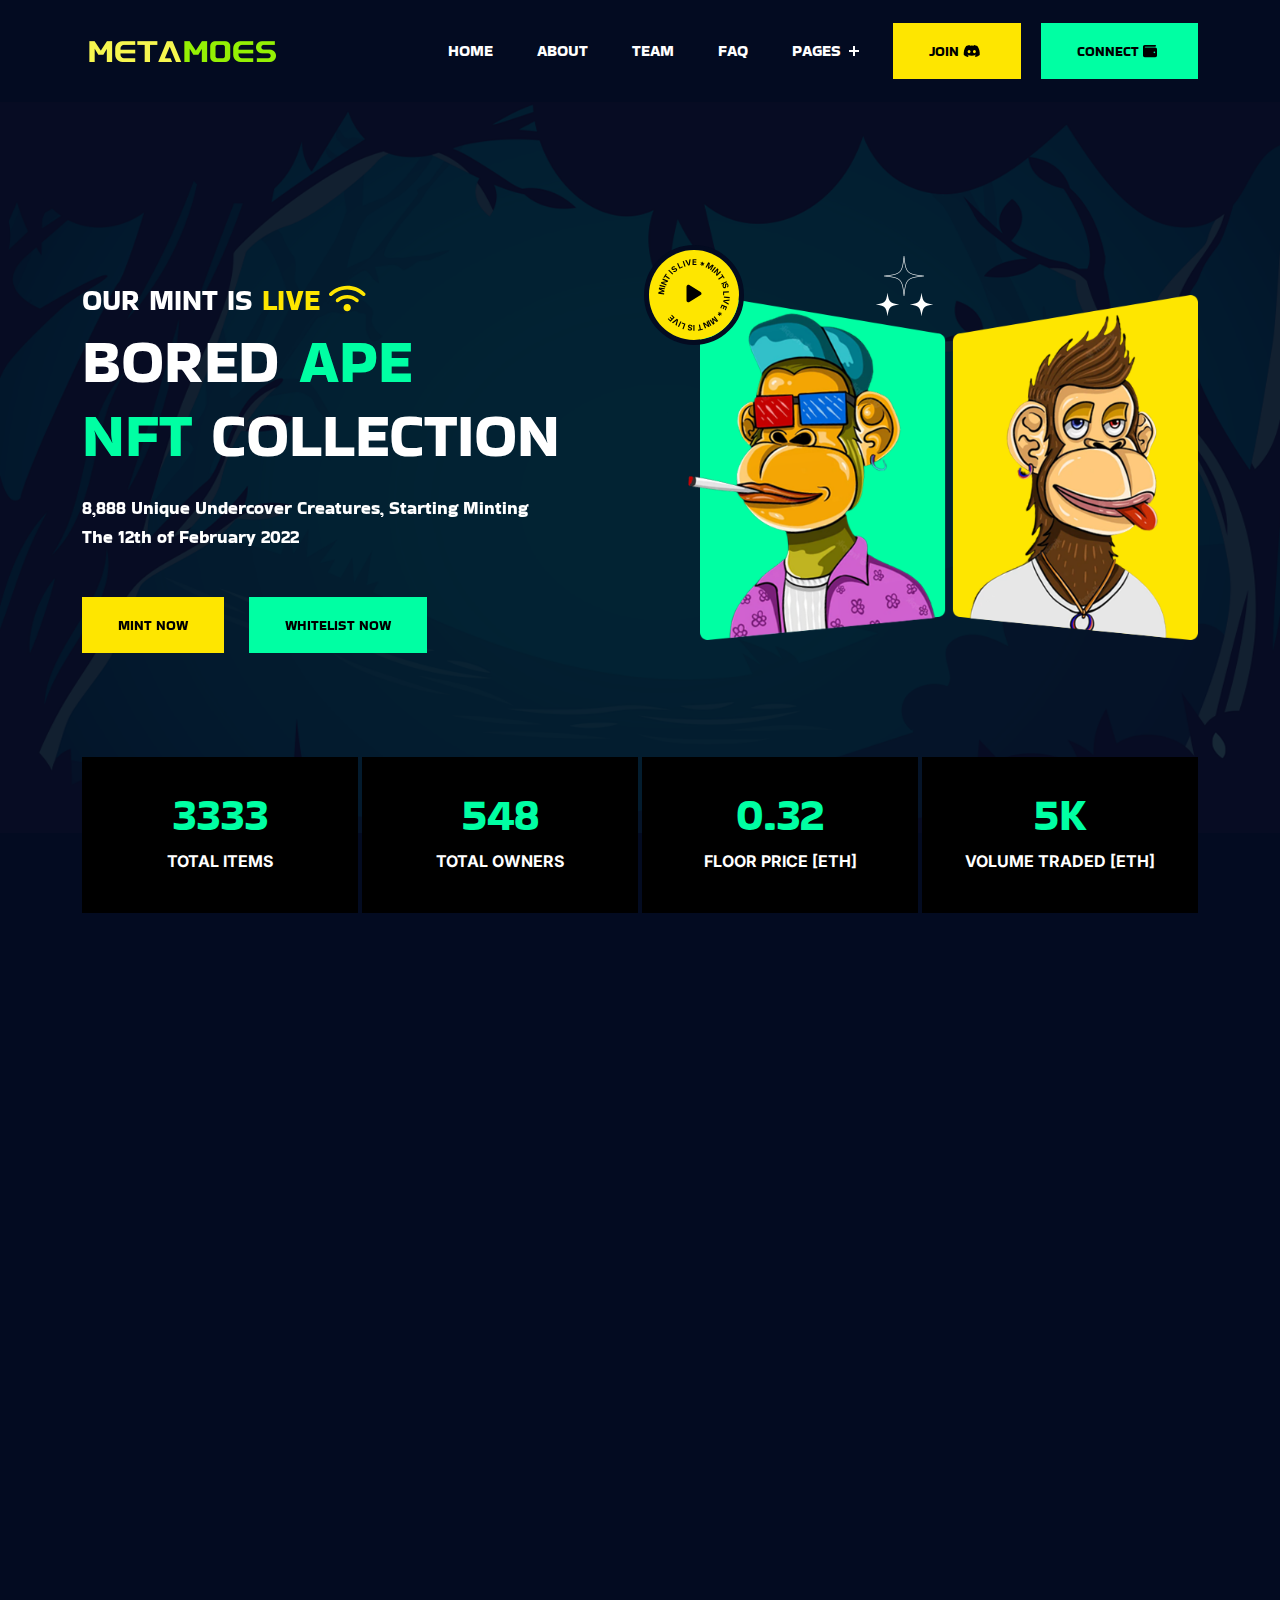
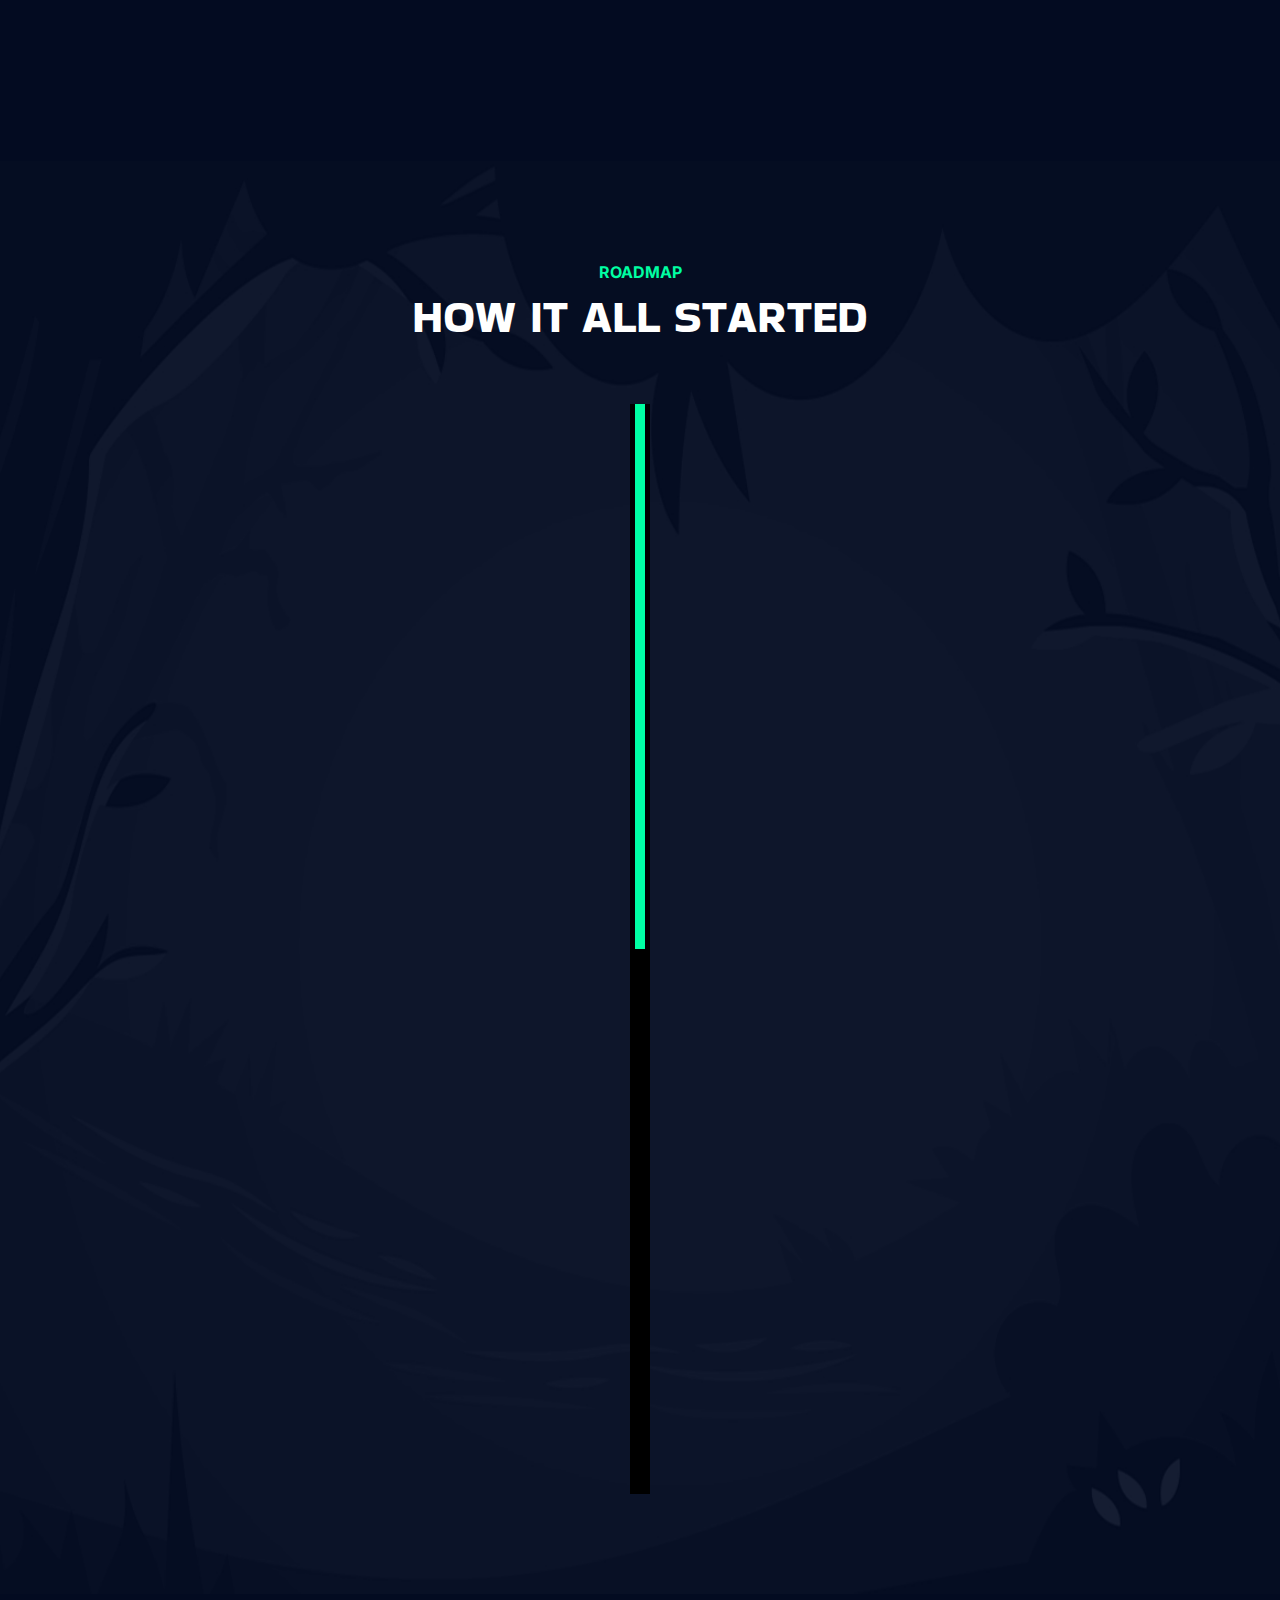
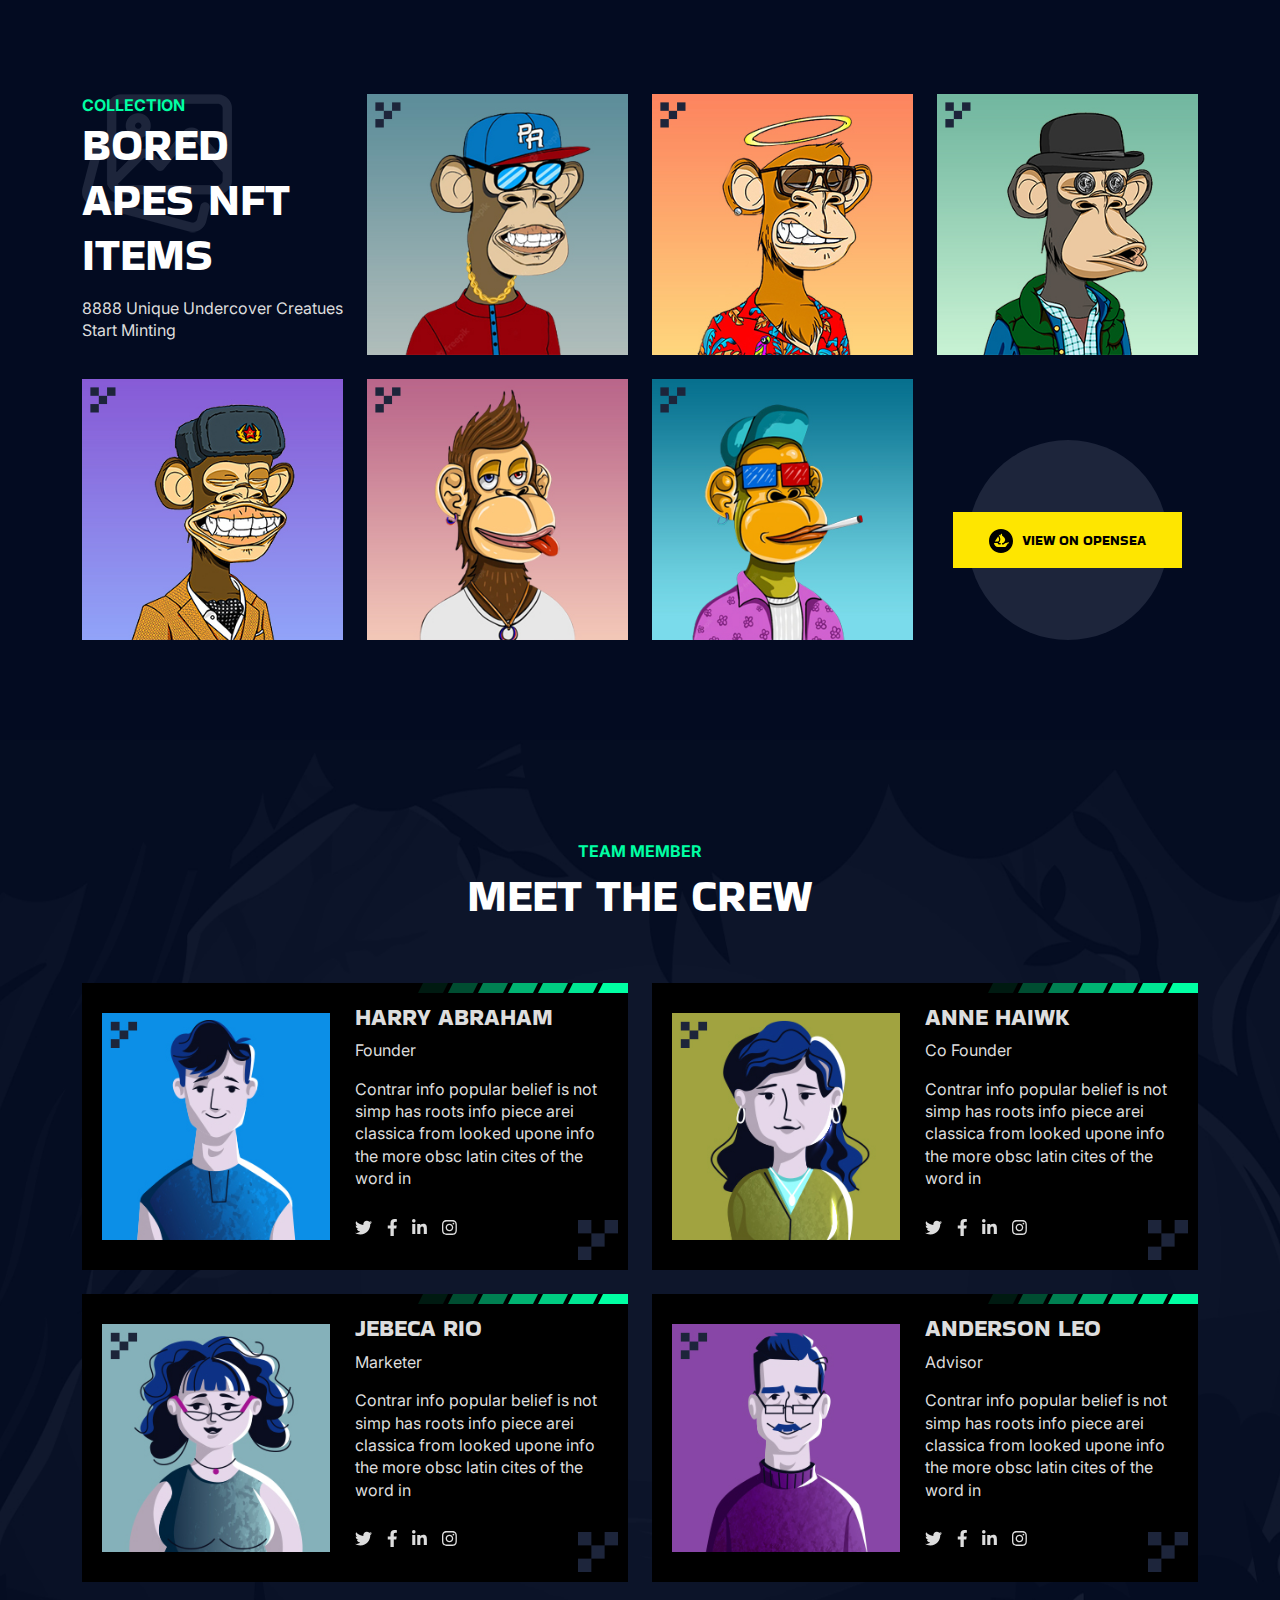
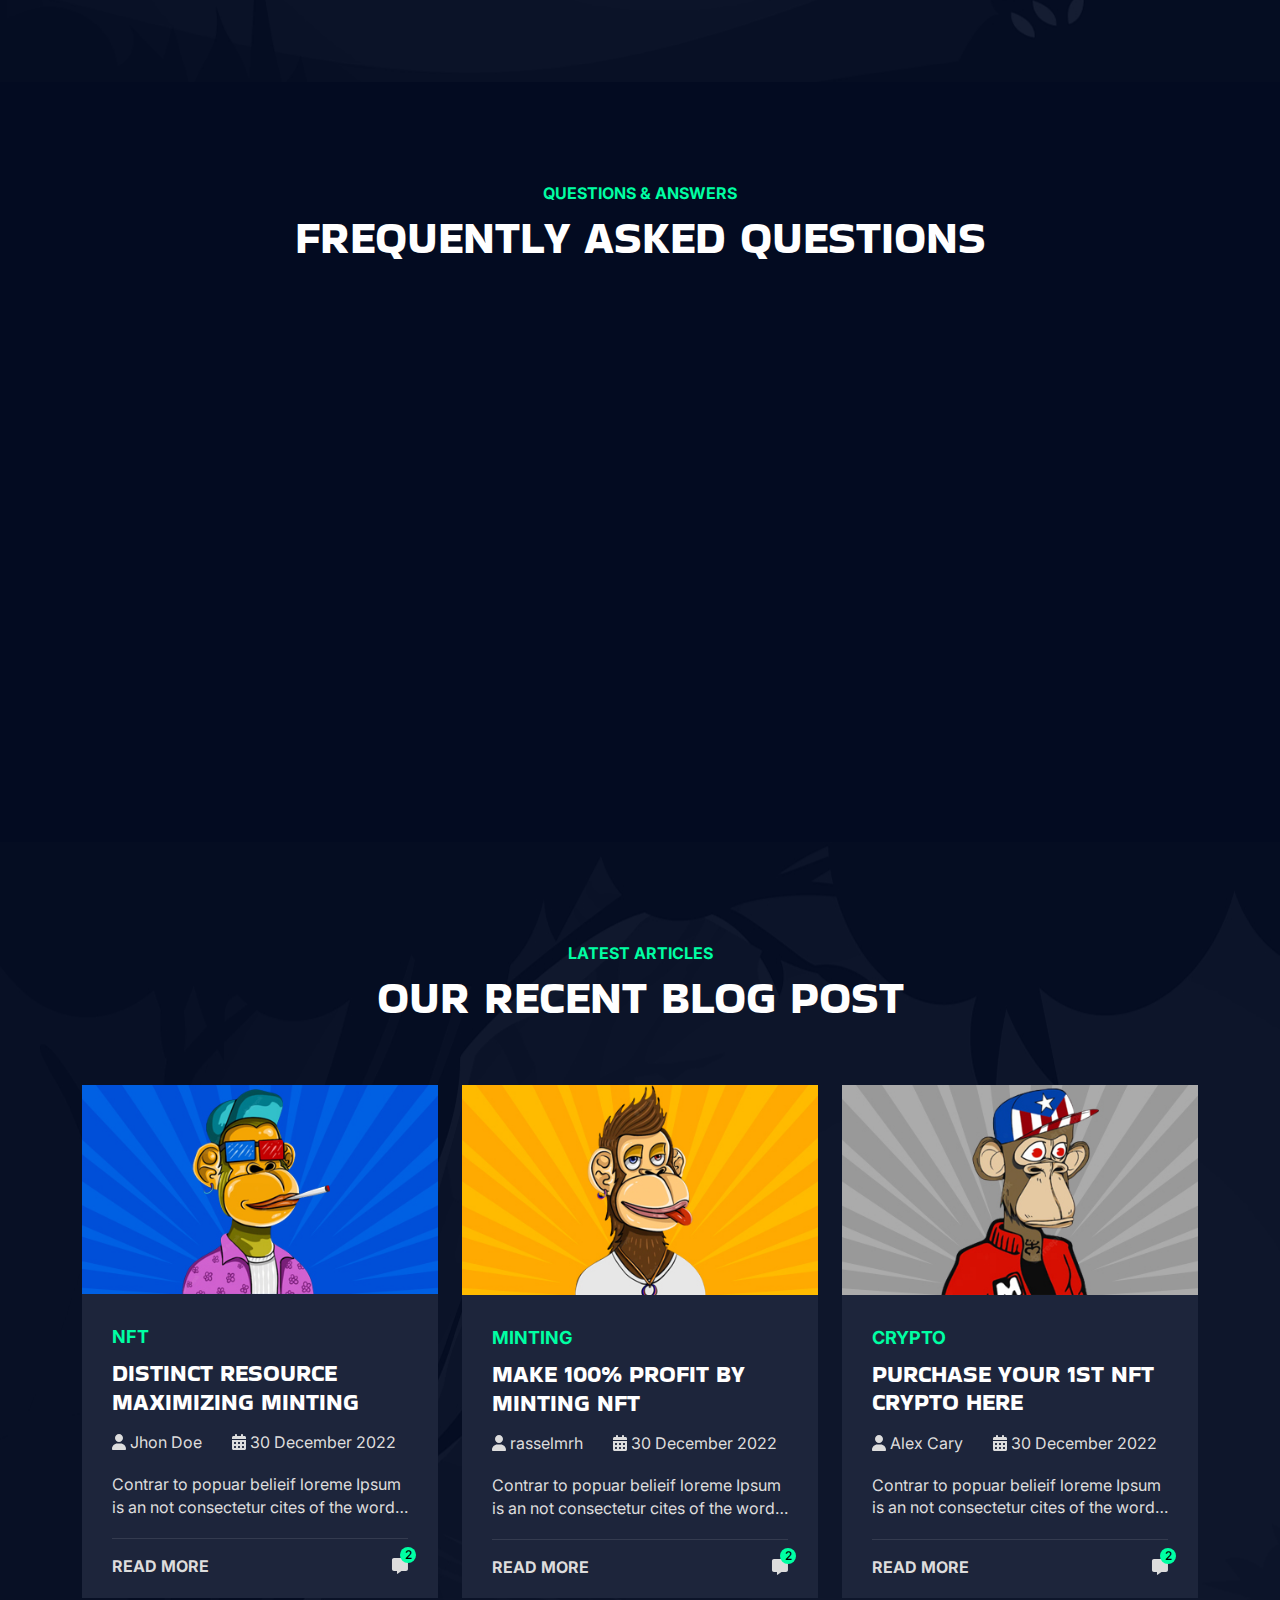
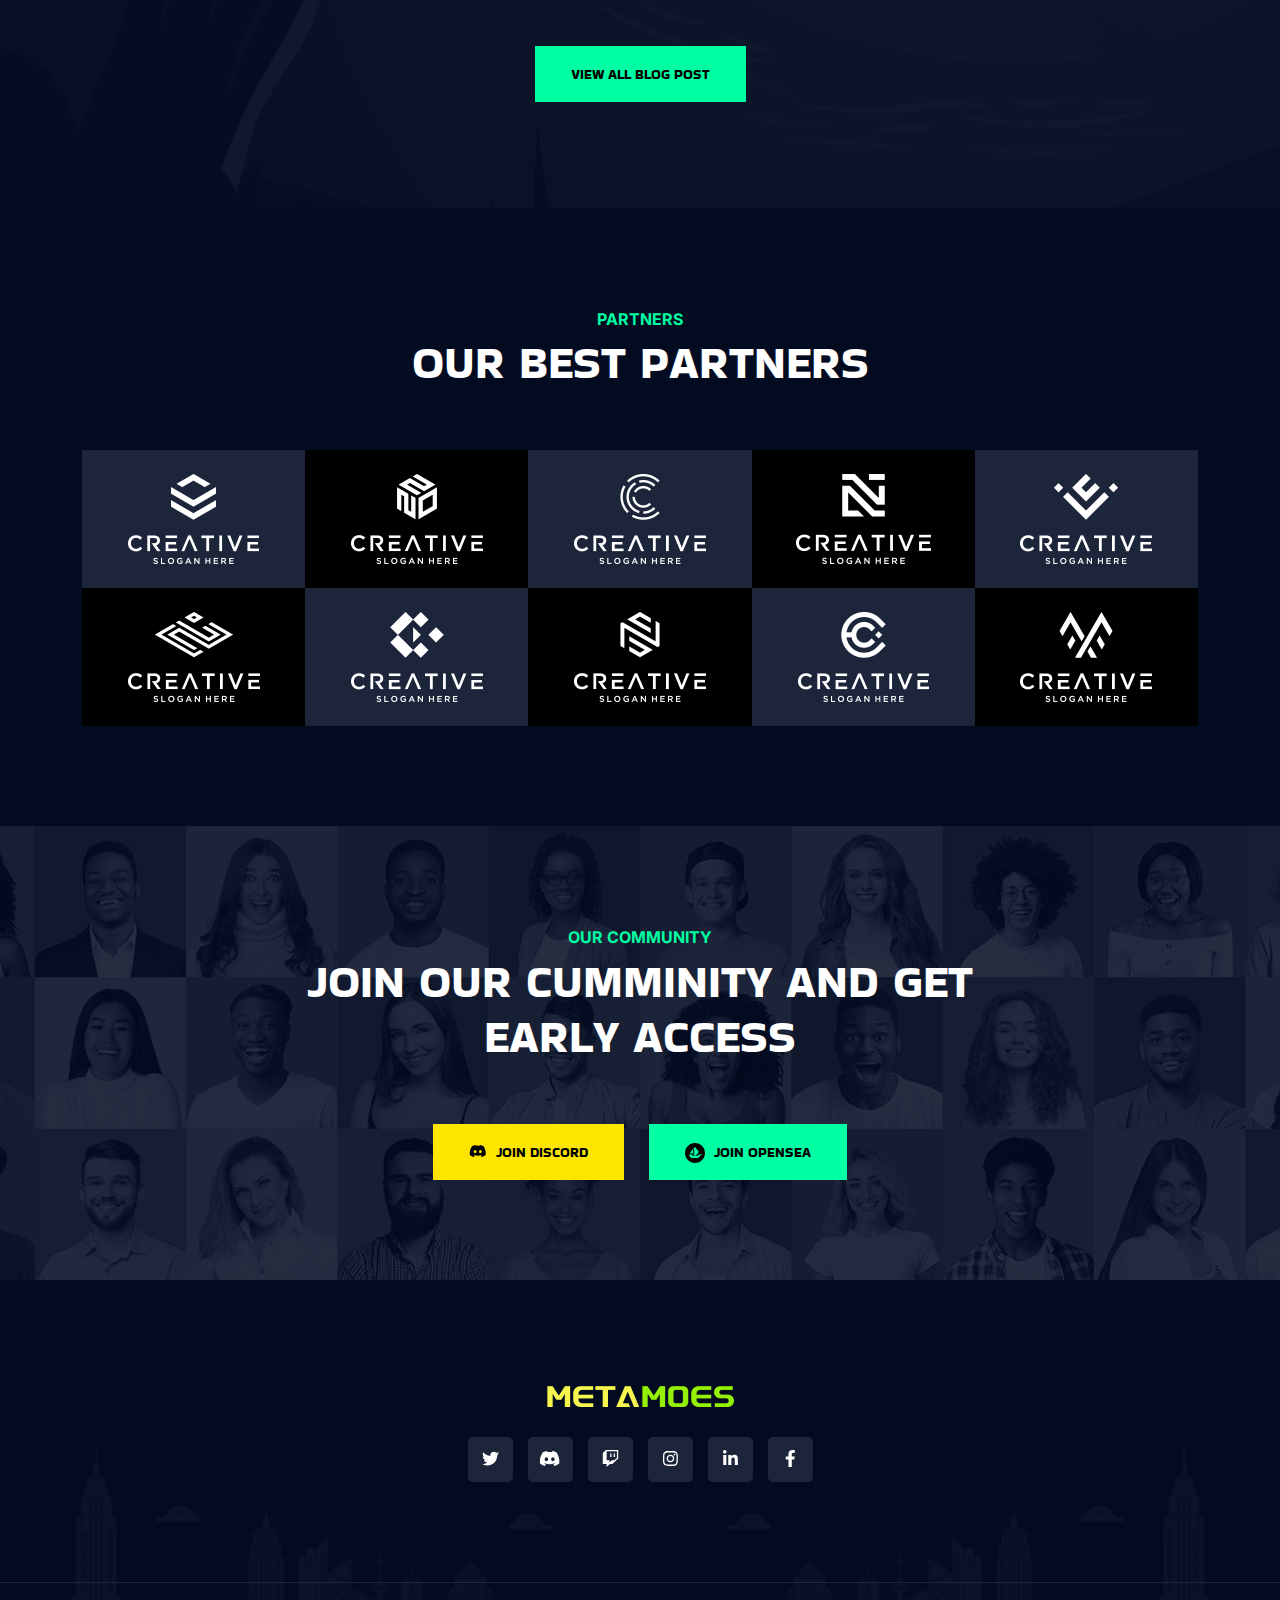
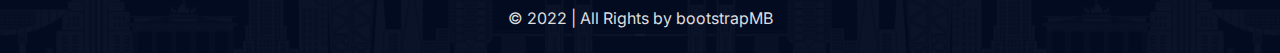
<file: index-3.html>
﻿<!DOCTYPE html>
<html lang="en">

<head>
    <meta charset="UTF-8">
    <meta http-equiv="X-UA-Compatible" content="IE=edge">
    <meta name="viewport" content="width=device-width, initial-scale=1.0">
    <title>NFTPort- NFT landing page HTML Template</title>

    <link rel="shortcut icon" href="assets/images/favicon.png" type="image/x-icon">

    <link rel="stylesheet" href="assets/css/bootstrap.min.css">
    <link rel="stylesheet" href="assets/css/aos.css">
    <link rel="stylesheet" href="assets/css/all.min.css">
    <link rel="stylesheet" href="assets/css/lightcase.css">
    <link rel="stylesheet" href="assets/css/swiper-bundle.min.css">

    <!-- main css for template -->
    <link rel="stylesheet" href="assets/css/style.css">
</head>

<body>

    <!-- ===============>> Preloader start here <<================= -->
    <div class="preloader">
        <img src="assets/images/logo/preloader.png" alt="Apes land">
    </div>
    <!-- ===============>> Preloader end here <<================= -->



    <!-- ========== Multipage Header Section Starts Here========== -->
    <header class="header-section">
        <div class="header-bottom">
            <div class="container">
                <div class="header-wrapper">
                    <div class="logo">
                        <a href="index.html">
                            <img src="assets/images/logo/logo.png" alt="logo">
                        </a>
                    </div>
                    <div class="menu-area">
                        <ul class="menu">
                            <li>
                                <a href="#home">Home</a>
                            </li>

                            <li>
                                <a href="#about">About</a>
                            </li>
                            <li>
                                <a href="#team">Team</a>
                            </li>
                            <li>
                                <a href="#faq">FAQ</a>
                            </li>
                            <li>
                                <a href="#0">Pages</a>
                                <ul class="submenu">
                                    <li><a href="javsascript:void();">Home</a>
                                        <ul class="submenu">
                                            <li><a href="index.html">Home 1</a></li>
                                            <li><a href="index-2.html">Home 2</a></li>
                                        </ul>
                                    </li>
                                    <li><a href="javsascript:void();">About</a>
                                        <ul class="submenu">
                                            <li><a href="about.html">About</a></li>
                                            <li><a href="roadmap.html">Roadmap</a></li>
                                            <li><a href="faq.html">FAQ</a></li>
                                            <li><a href="team.html">Team</a></li>
                                            <li><a href="team-single.html">Team Single</a></li>
                                        </ul>
                                    </li>
                                    <li><a href="javsascript:void();">Blog</a>
                                        <ul class="submenu">
                                            <li><a href="blog.html">Blog</a></li>
                                            <li><a href="blog-single.html">Blog single</a></li>
                                        </ul>
                                    </li>
                                    <li><a href="collection.html">Collection</a></li>
                                    <li><a href="contact.html">Contact</a></li>
                                    <li><a href="404.html">404 Error</a></li>
                                    <li><a href="coming-soon.html">Coming Soon</a></li>
                                </ul>
                            </li>
                        </ul>
                        <div class="header-btn">
                            <a href="#" class="default-btn default-btn--secondary">
                                <span>Join <i class="fa-brands fa-discord"></i></span>
                            </a>
                            <a href="#" class="default-btn" data-bs-toggle="modal" data-bs-target="#wallet-option">
                                <span>Connect <i class="fa-solid fa-wallet"></i></span>
                            </a>
                        </div>

                        <!-- toggle icons -->
                        <div class="header-bar d-lg-none">
                            <span></span>
                            <span></span>
                            <span></span>
                        </div>
                    </div>
                </div>
            </div>
        </div>
    </header>
    <!-- ========== Multipage Header Section Ends Here========== -->





    <!-- connect wallet modal start -->
    <div class="wallet-modal modal fade" id="wallet-option" tabindex="-1" aria-labelledby="choose-wallet"
        aria-hidden="true">
        <div class="modal-dialog">
            <div class="modal-content">
                <div class="modal-header">
                    <h5 class="modal-title" id="choose-wallet">Connect Your Wallet</h5>
                    <button type="button" class="btn-close" data-bs-dismiss="modal" aria-label="Close"></button>
                </div>
                <div class="modal-body">
                    <p>Please select a wallet to connect for <br> Start Minting your NFTs</p>
                    <ul class="wallet__list">
                        <li class="wallet__list-item"><a href="#"> <span><img src="assets/images/wallet/metamask.jpg"
                                        alt="metamask">
                                </span> </a></li>
                        <li class="wallet__list-item"><a href="#"> <span><img src="assets/images/wallet/coinbase.jpg"
                                        alt="coinbase">
                                </span> </a></li>
                        <li class="wallet__list-item"><a href="#"> <span><img src="assets/images/wallet/bsc.jpg"
                                        alt="bsc">
                                </span></a></li>
                        <li class="wallet__list-item"><a href="#"> <span><img src="assets/images/wallet/trust.jpg"
                                        alt="Trust Wallet">
                                </span></a></li>
                    </ul>
                    <p>By connecting your wallet, you agree to our Terms of Service and our Privacy Policy.</p>
                </div>
            </div>
        </div>
    </div>
    <!-- connect wallet modal end -->






    <!-- ================> Banner section start here <================== -->
    <section id="home" class="banner" style="background-image: url(assets/images/banner/bg.png);">
        <div class="container">
            <div class="banner__wrapper">
                <div class="row g-5 align-items-center">
                    <div class="col-lg-6">
                        <div class="banner__content" data-aos="fade-right" data-aos-duration="2000">
                            <h3>Our Mint is <span class="color--secondary-color">Live <i
                                        class="fa-solid fa-wifi"></i></span></h3>
                            <h1>Bored <span class="color--theme-color">Ape <br> NFT</span> Collection</h1>
                            <p>8,888 Unique Undercover Creatures, Starting Minting
                                The 12th of February 2022</p>
                            <div class="btn-group">
                                <a href="#" class="default-btn default-btn--secondary">Mint Now</a>
                                <a href="#" class="default-btn">Whitelist Now</a>
                            </div>
                        </div>
                    </div>
                    <div class="col-lg-6">
                        <div class="banner__thumb d-flex justify-content-center" data-aos="fade-left"
                            data-aos-duration="2000">
                            <img src="assets/images/banner/01.png" alt="banner Image">
                            <a class="banner__video" href="https://www.youtube.com/embed/BKkc2v8echI"
                                data-rel="lightcase">
                                <div class="banner__video-inner">
                                    <svg viewBox="0 0 100 100">
                                        <defs>
                                            <path id="circle" d="
                                            M 50, 50
                                            m -37, 0
                                            a 37,37 0 1,1 74,0
                                            a 37,37 0 1,1 -74,0" />
                                        </defs>
                                        <text>
                                            <textPath xlink:href="#circle">
                                                Mint is live * Mint is live * Mint Is live
                                            </textPath>
                                        </text>
                                    </svg>
                                    <span><i class="fa-solid fa-play"></i></span>
                                </div>
                            </a>
                            <div class="banner-shape">
                                <img src="assets/images/banner/icon/01.png" alt="shape">
                            </div>
                        </div>
                    </div>
                </div>
            </div>
        </div>
    </section>
    <!-- ================> Banner section end here <================== -->





    <!-- ================> Counter section start here <================== -->
    <section class="counter counter--uplifted">
        <div class="container">
            <div class="counter__wrapper">
                <div class="row g-1">
                    <div class="col-lg-3 col-sm-6">
                        <div class="counter__item">
                            <div class="counter__item-content">
                                <h2><span class="purecounter" data-purecounter-start="0"
                                        data-purecounter-end="8888">8888</span> </h2>
                                <p>Total items</p>
                            </div>
                        </div>
                    </div>
                    <div class="col-lg-3 col-sm-6">
                        <div class="counter__item">
                            <div class="counter__item-content">
                                <h2><span class="purecounter" data-purecounter-start="0" data-purecounter-end="1460"
                                        data-purecounter-once="false">1460</span></h2>
                                <p>Total Owners</p>
                            </div>
                        </div>
                    </div>
                    <div class="col-lg-3 col-sm-6">
                        <div class="counter__item">
                            <div class="counter__item-content">
                                <h2>0.<span class="purecounter" data-purecounter-start="0.1" data-purecounter-end="84"
                                        data-purecounter-once="false">0.84</span></h2>
                                <p>floor price [Eth]</p>
                            </div>
                        </div>
                    </div>
                    <div class="col-lg-3 col-sm-6">
                        <div class="counter__item">
                            <div class="counter__item-content">
                                <h2><span class="purecounter" data-purecounter-start="0" data-purecounter-end="13"
                                        data-purecounter-once="false">13</span>k</h2>
                                <p>Volume Traded [Eth]</p>
                            </div>
                        </div>
                    </div>
                </div>
            </div>
        </div>
    </section>
    <!-- ================> Counter section end here <================== -->





    <!-- ================> About section start here <================== -->
    <section class="about padding-top padding-bottom" id="about">
        <div class="container">
            <div class="about__wrapper">
                <div class="row g-5">
                    <div class="col-lg-6">
                        <div class="about__thumb" data-aos="fade-up" data-aos-duration="1500">
                            <img src="assets/images/about/01.png" alt="About Image">
                        </div>
                    </div>
                    <div class="col-lg-6">
                        <div class="about__content" data-aos="fade-up" data-aos-duration="2000">
                            <p class="subtitle">The Story</p>
                            <h2>About us</h2>
                            <p>Contrary to popular belieif Lorem Ipsum is not simply random text It has roots in
                                in a piece of classical ratin literature from 45 BCS makinig it over 2000 years old
                                Richard McClintock, a lratin professor at Hampden-Sydney College in Virginia ain
                                looked up one of the more obscure Latin words, consectetur citeis of the word in
                                awesome item classical literature.</p>

                            <div class="mint-step">
                                <p class="subtitle color--secondary-color">Easy Steps</p>
                                <h3>How to Mint</h3>
                                <p>Richard mclintock an Latin professor and hampden-sydney college in virginia and
                                    looked up one of the more obscure words consectetur cites of the word in</p>
                                <ul class="mint-step__list">
                                    <li class="mint-step__list-item"><span class="color--secondary-color">1.</span>
                                        connect Your Wallet</li>
                                    <li class="mint-step__list-item"><span class="color--secondary-color">2.</span>
                                        Select Your Quantity</li>
                                    <li class="mint-step__list-item"><span class="color--theme-color">3.</span>
                                        Confirm the transition</li>
                                    <li class="mint-step__list-item"><span class="color--theme-color">4.</span>
                                        Receive Your NFTs</li>
                                </ul>
                                <div class="btn-group">
                                    <a href="#" class="default-btn default-btn--secondary">Mint Now</a>
                                    <a href="#" class="default-btn">Whitelist Now</a>
                                </div>
                            </div>

                        </div>
                    </div>
                </div>
            </div>
        </div>
    </section>
    <!-- ================> About section end here <================== -->





    <!-- ================>Roadmap section start here <================== -->
    <section class="roadmap roadmap--style1 padding-top padding-bottom" id="roadmap"
        style="background-image: url(assets/images/roadmap/bg.jpg);">
        <div class="container">
            <div class="section-header text-center">
                <p class="subtitle">Roadmap</p>
                <h2>How it all started</h2>
            </div>
            <div class="roadmap__wrapper">
                <div class="row gy-4 gy-md-0 gx-5">
                    <div class="col-md-6 offset-md-6">
                        <div class=" roadmap__item ms-md-4 aos-init" data-aos="fade-left" data-aos-duration="800">
                            <div class="roadmap__item-inner">
                                <div class="roadmap__item-content">
                                    <div class="roadmap__item-header">
                                        <h4>Launched Initialized</h4>
                                        <p>10%</p>
                                    </div>
                                    <p>Contrar to popular belief Lorem Ipsum is not simpy random text info has roots
                                        info a piece of classical Latin literature
                                        from 4BCS making it over 2000 years old looked upone of the more obscure latin
                                        word consectetur cites of the word in</p>
                                </div>
                            </div>
                            <span class="svg-shape"><svg xmlns="http://www.w3.org/2000/svg"
                                    xmlns:xlink="http://www.w3.org/1999/xlink" width="210px" height="10px">
                                    <path fill-rule="evenodd" fill-opacity="0.102" d=" M5.000,-0.001 L30.000,-0.001 L25.000,9.999 L-0.000,9.999 L5.000,-0.001
                                        Z" />
                                    <path fill-rule="evenodd" fill-opacity="0.302" d=" M35.000,-0.001 L60.000,-0.001 L55.000,9.999 L30.000,9.999 L35.000,-0.001
                                        Z" />
                                    <path fill-rule="evenodd" fill-opacity="0.502" d=" M65.000,-0.001 L90.000,-0.001 L85.000,9.999 L60.000,9.999 L65.000,-0.001
                                        Z" />
                                    <path fill-rule="evenodd" fill-opacity="0.702" d=" M95.000,-0.001 L120.000,-0.001 L115.000,9.999 L90.000,9.999 L95.000,-0.001
                                        Z" />
                                    <path fill-rule="evenodd" fill-opacity="0.8" d=" M125.000,-0.001 L150.000,-0.001 L145.000,9.999 L120.000,9.999
                                        L125.000,-0.001 Z" />
                                    <path fill-rule="evenodd" fill-opacity="0.902" d=" M155.000,-0.001 L180.000,-0.001 L175.000,9.999 L150.000,9.999
                                        L155.000,-0.001 Z" />
                                    <path fill-rule="evenodd" d=" M185.000,-0.001 L210.000,-0.001 L210.000,9.999 L180.000,9.999
                                        L185.000,-0.001 Z" />
                                </svg></span>
                        </div>
                    </div>
                    <div class="col-md-6">
                        <div class=" roadmap__item ms-auto me-md-4 aos-init" data-aos="fade-right"
                            data-aos-duration="800">
                            <div class="roadmap__item-inner">
                                <div class="roadmap__item-content">
                                    <div class="roadmap__item-header">
                                        <h4>Physical Merch</h4>
                                        <p>20%</p>
                                    </div>
                                    <p>Contrar to popular belief Lorem Ipsum is not simpy random text info has roots
                                        info a piece of classical Latin literature
                                        from 4BCS making it over 2000 years old looked upone of the more obscure latin
                                        word consectetur cites of the word in</p>
                                </div>
                            </div>
                            <span class="svg-shape"><svg xmlns="http://www.w3.org/2000/svg"
                                    xmlns:xlink="http://www.w3.org/1999/xlink" width="210px" height="10px">
                                    <path fill-rule="evenodd" fill-opacity="0.102" d=" M5.000,-0.001 L30.000,-0.001 L25.000,9.999 L-0.000,9.999 L5.000,-0.001
                                                                Z" />
                                    <path fill-rule="evenodd" fill-opacity="0.302" d=" M35.000,-0.001 L60.000,-0.001 L55.000,9.999 L30.000,9.999 L35.000,-0.001
                                                                Z" />
                                    <path fill-rule="evenodd" fill-opacity="0.502" d=" M65.000,-0.001 L90.000,-0.001 L85.000,9.999 L60.000,9.999 L65.000,-0.001
                                                                Z" />
                                    <path fill-rule="evenodd" fill-opacity="0.702" d=" M95.000,-0.001 L120.000,-0.001 L115.000,9.999 L90.000,9.999 L95.000,-0.001
                                                                Z" />
                                    <path fill-rule="evenodd" fill-opacity="0.8" d=" M125.000,-0.001 L150.000,-0.001 L145.000,9.999 L120.000,9.999
                                                                L125.000,-0.001 Z" />
                                    <path fill-rule="evenodd" fill-opacity="0.902" d=" M155.000,-0.001 L180.000,-0.001 L175.000,9.999 L150.000,9.999
                                                                L155.000,-0.001 Z" />
                                    <path fill-rule="evenodd" d=" M185.000,-0.001 L210.000,-0.001 L210.000,9.999 L180.000,9.999
                                                                L185.000,-0.001 Z" />
                                </svg></span>
                        </div>
                    </div>
                    <div class="col-md-6 offset-md-6">
                        <div class="roadmap__item ms-md-4  aos-init" data-aos="fade-left" data-aos-duration="800">
                            <div class="roadmap__item-inner">
                                <div class="roadmap__item-content">
                                    <div class="roadmap__item-header">
                                        <h4>The Apes Land</h4>
                                        <p>50%</p>
                                    </div>
                                    <p>Contrar to popular belief Lorem Ipsum is not simpy random text info has roots
                                        info a piece of classical Latin literature
                                        from 4BCS making it over 2000 years old looked upone of the more obscure latin
                                        word consectetur cites of the word in</p>
                                </div>
                            </div>
                            <span class="svg-shape"><svg xmlns="http://www.w3.org/2000/svg"
                                    xmlns:xlink="http://www.w3.org/1999/xlink" width="210px" height="10px">
                                    <path fill-rule="evenodd" fill-opacity="0.102" d=" M5.000,-0.001 L30.000,-0.001 L25.000,9.999 L-0.000,9.999 L5.000,-0.001
                                                                Z" />
                                    <path fill-rule="evenodd" fill-opacity="0.302" d=" M35.000,-0.001 L60.000,-0.001 L55.000,9.999 L30.000,9.999 L35.000,-0.001
                                                                Z" />
                                    <path fill-rule="evenodd" fill-opacity="0.502" d=" M65.000,-0.001 L90.000,-0.001 L85.000,9.999 L60.000,9.999 L65.000,-0.001
                                                                Z" />
                                    <path fill-rule="evenodd" fill-opacity="0.702" d=" M95.000,-0.001 L120.000,-0.001 L115.000,9.999 L90.000,9.999 L95.000,-0.001
                                                                Z" />
                                    <path fill-rule="evenodd" fill-opacity="0.8" d=" M125.000,-0.001 L150.000,-0.001 L145.000,9.999 L120.000,9.999
                                                                L125.000,-0.001 Z" />
                                    <path fill-rule="evenodd" fill-opacity="0.902" d=" M155.000,-0.001 L180.000,-0.001 L175.000,9.999 L150.000,9.999
                                                                L155.000,-0.001 Z" />
                                    <path fill-rule="evenodd" d=" M185.000,-0.001 L210.000,-0.001 L210.000,9.999 L180.000,9.999
                                                                L185.000,-0.001 Z" />
                                </svg></span>
                        </div>
                    </div>
                    <div class="col-md-6">
                        <div class="roadmap__item ms-auto me-md-4  aos-init" data-aos="fade-right"
                            data-aos-duration="800">
                            <div class="roadmap__item-inner">
                                <div class="roadmap__item-content">
                                    <div class="roadmap__item-header">
                                        <h4>Bored Apes Game</h4>
                                        <p>70%</p>
                                    </div>
                                    <p>Contrar to popular belief Lorem Ipsum is not simpy random text info has roots
                                        info a piece of classical Latin literature
                                        from 4BCS making it over 2000 years old looked upone of the more obscure latin
                                        word consectetur cites of the word in</p>
                                </div>
                            </div>
                            <span class="svg-shape"><svg xmlns="http://www.w3.org/2000/svg"
                                    xmlns:xlink="http://www.w3.org/1999/xlink" width="210px" height="10px">
                                    <path fill-rule="evenodd" fill-opacity="0.102" d=" M5.000,-0.001 L30.000,-0.001 L25.000,9.999 L-0.000,9.999 L5.000,-0.001
                                                                Z" />
                                    <path fill-rule="evenodd" fill-opacity="0.302" d=" M35.000,-0.001 L60.000,-0.001 L55.000,9.999 L30.000,9.999 L35.000,-0.001
                                                                Z" />
                                    <path fill-rule="evenodd" fill-opacity="0.502" d=" M65.000,-0.001 L90.000,-0.001 L85.000,9.999 L60.000,9.999 L65.000,-0.001
                                                                Z" />
                                    <path fill-rule="evenodd" fill-opacity="0.702" d=" M95.000,-0.001 L120.000,-0.001 L115.000,9.999 L90.000,9.999 L95.000,-0.001
                                                                Z" />
                                    <path fill-rule="evenodd" fill-opacity="0.8" d=" M125.000,-0.001 L150.000,-0.001 L145.000,9.999 L120.000,9.999
                                                                L125.000,-0.001 Z" />
                                    <path fill-rule="evenodd" fill-opacity="0.902" d=" M155.000,-0.001 L180.000,-0.001 L175.000,9.999 L150.000,9.999
                                                                L155.000,-0.001 Z" />
                                    <path fill-rule="evenodd" d=" M185.000,-0.001 L210.000,-0.001 L210.000,9.999 L180.000,9.999
                                                                L185.000,-0.001 Z" />
                                </svg></span>
                        </div>
                    </div>
                    <div class="col-md-6 offset-md-6">
                        <div class="roadmap__item ms-md-4  aos-init" data-aos="fade-left" data-aos-duration="800">
                            <div class="roadmap__item-inner">
                                <div class="roadmap__item-content">
                                    <div class="roadmap__item-header">
                                        <h4>Launched Metaverse</h4>
                                        <p>80%</p>
                                    </div>
                                    <p>Contrar to popular belief Lorem Ipsum is not simpy random text info has roots
                                        info a piece of classical Latin literature
                                        from 4BCS making it over 2000 years old looked upone of the more obscure latin
                                        word consectetur cites of the word in</p>
                                </div>
                            </div>
                            <span class="svg-shape"><svg xmlns="http://www.w3.org/2000/svg"
                                    xmlns:xlink="http://www.w3.org/1999/xlink" width="210px" height="10px">
                                    <path fill-rule="evenodd" fill-opacity="0.102" d=" M5.000,-0.001 L30.000,-0.001 L25.000,9.999 L-0.000,9.999 L5.000,-0.001
                                                                Z" />
                                    <path fill-rule="evenodd" fill-opacity="0.302" d=" M35.000,-0.001 L60.000,-0.001 L55.000,9.999 L30.000,9.999 L35.000,-0.001
                                                                Z" />
                                    <path fill-rule="evenodd" fill-opacity="0.502" d=" M65.000,-0.001 L90.000,-0.001 L85.000,9.999 L60.000,9.999 L65.000,-0.001
                                                                Z" />
                                    <path fill-rule="evenodd" fill-opacity="0.702" d=" M95.000,-0.001 L120.000,-0.001 L115.000,9.999 L90.000,9.999 L95.000,-0.001
                                                                Z" />
                                    <path fill-rule="evenodd" fill-opacity="0.8" d=" M125.000,-0.001 L150.000,-0.001 L145.000,9.999 L120.000,9.999
                                                                L125.000,-0.001 Z" />
                                    <path fill-rule="evenodd" fill-opacity="0.902" d=" M155.000,-0.001 L180.000,-0.001 L175.000,9.999 L150.000,9.999
                                                                L155.000,-0.001 Z" />
                                    <path fill-rule="evenodd" d=" M185.000,-0.001 L210.000,-0.001 L210.000,9.999 L180.000,9.999
                                                                L185.000,-0.001 Z" />
                                </svg></span>
                        </div>
                    </div>
                    <div class="col-md-6">
                        <div class="roadmap__item ms-auto me-md-4  aos-init" data-aos="fade-right"
                            data-aos-duration="800">
                            <div class="roadmap__item-inner">
                                <div class="roadmap__item-content">
                                    <div class="roadmap__item-header">
                                        <h4>Upcoming Dapps</h4>
                                        <p>100%</p>
                                    </div>
                                    <p>Contrar to popular belief Lorem Ipsum is not simpy random text info has roots
                                        info a piece of classical Latin literature
                                        from 4BCS making it over 2000 years old looked upone of the more obscure latin
                                        word consectetur cites of the word in</p>
                                </div>
                            </div>
                            <span class="svg-shape"><svg xmlns="http://www.w3.org/2000/svg"
                                    xmlns:xlink="http://www.w3.org/1999/xlink" width="210px" height="10px">
                                    <path fill-rule="evenodd" fill-opacity="0.102" d=" M5.000,-0.001 L30.000,-0.001 L25.000,9.999 L-0.000,9.999 L5.000,-0.001
                                                                Z" />
                                    <path fill-rule="evenodd" fill-opacity="0.302" d=" M35.000,-0.001 L60.000,-0.001 L55.000,9.999 L30.000,9.999 L35.000,-0.001
                                                                Z" />
                                    <path fill-rule="evenodd" fill-opacity="0.502" d=" M65.000,-0.001 L90.000,-0.001 L85.000,9.999 L60.000,9.999 L65.000,-0.001
                                                                Z" />
                                    <path fill-rule="evenodd" fill-opacity="0.702" d=" M95.000,-0.001 L120.000,-0.001 L115.000,9.999 L90.000,9.999 L95.000,-0.001
                                                                Z" />
                                    <path fill-rule="evenodd" fill-opacity="0.8" d=" M125.000,-0.001 L150.000,-0.001 L145.000,9.999 L120.000,9.999
                                                                L125.000,-0.001 Z" />
                                    <path fill-rule="evenodd" fill-opacity="0.902" d=" M155.000,-0.001 L180.000,-0.001 L175.000,9.999 L150.000,9.999
                                                                L155.000,-0.001 Z" />
                                    <path fill-rule="evenodd" d=" M185.000,-0.001 L210.000,-0.001 L210.000,9.999 L180.000,9.999
                                                                L185.000,-0.001 Z" />
                                </svg></span>
                        </div>
                    </div>
                </div>
            </div>
        </div>
    </section>
    <!-- ================>Roadmap section end here <================== -->





    <!-- ================>collection section start here <================== -->
    <section class="collection padding-top padding-bottom">
        <div class="container">
            <div class="collection__wrapper">
                <div class="row g-4">
                    <div class="col-lg-3">
                        <div class="collection__header">
                            <div class="collection__header-content">
                                <p class="subtitle">Collection</p>
                                <h2>Bored apes NFT items</h2>
                                <p>8888 Unique Undercover Creatues Start Minting</p>
                            </div>
                        </div>
                    </div>
                    <div class="col-lg-9">
                        <div class="swiper collection__slider1">
                            <div class="swiper-wrapper">
                                <div class="swiper-slide">
                                    <div class="collection__item">
                                        <div class="collection__item-thumb"><img src="assets/images/collection/01.jpg"
                                                alt="NFT Image"></div>
                                    </div>
                                </div>
                                <div class="swiper-slide">
                                    <div class="collection__item">
                                        <div class="collection__item-thumb"><img src="assets/images/collection/02.jpg"
                                                alt="NFT Image"></div>
                                    </div>
                                </div>
                                <div class="swiper-slide">
                                    <div class="collection__item">
                                        <div class="collection__item-thumb"><img src="assets/images/collection/03.jpg"
                                                alt="NFT Image"></div>
                                    </div>
                                </div>
                            </div>
                        </div>
                    </div>
                    <div class="col-lg-9">
                        <div class="swiper collection__slider2">
                            <div class="swiper-wrapper">
                                <div class="swiper-slide">
                                    <div class="collection__item">
                                        <div class="collection__item-thumb"><img src="assets/images/collection/04.jpg"
                                                alt="NFT Image">
                                        </div>
                                    </div>
                                </div>
                                <div class="swiper-slide">
                                    <div class="collection__item">
                                        <div class="collection__item-thumb"><img src="assets/images/collection/05.jpg"
                                                alt="NFT Image">
                                        </div>
                                    </div>
                                </div>
                                <div class="swiper-slide">
                                    <div class="collection__item">
                                        <div class="collection__item-thumb"><img src="assets/images/collection/06.jpg"
                                                alt="NFT Image">
                                        </div>
                                    </div>
                                </div>
                            </div>
                        </div>
                    </div>
                    <div class="col-lg-3">
                        <div class="collection__btn">
                            <a href="#" class="default-btn default-btn--secondary"> <span><img
                                        src="assets/images/opensea.svg" alt="opensea icon" width="24" height="24"> View
                                    On Opensea</span> </a>
                        </div>
                    </div>
                </div>
            </div>
        </div>
    </section>
    <!-- ================>collection section end here <================== -->





    <!-- ================>Team section start here <================== -->
    <section class="team padding-top padding-bottom" style="background-image: url(assets/images/team/bg.jpg);"
        id="team">
        <div class="container">
            <div class="section-header text-center">
                <p class="subtitle">Team Member</p>
                <h2>Meet the Crew</h2>
            </div>
            <div class="team__wrapper">
                <div class="row g-4">
                    <div class="col-lg-6">
                        <div class="team__item">
                            <div class="team__item-inner">
                                <div class="team__item-thumb">
                                    <img src="assets/images/team/01.jpg" alt="Team Image">
                                </div>
                                <div class="team__item-content">
                                    <div class="team__item-author">
                                        <h4><a href="team-single.html">Harry Abraham</a> </h4>
                                        <p>Founder</p>
                                    </div>
                                    <p>Contrar info popular belief is not simp
                                        has roots info piece arei classica from
                                        looked upone info the more obsc latin
                                        cites of the word in</p>
                                    <ul class="social">
                                        <li><a href="#" class="social__link"><i class="fa-brands fa-twitter"></i></a>
                                        </li>
                                        <li><a href="#" class="social__link"><i class="fa-brands fa-facebook-f"></i></a>
                                        </li>
                                        <li><a href="#" class="social__link"><i
                                                    class="fa-brands fa-linkedin-in"></i></a>
                                        </li>
                                        <li><a href="#" class="social__link"><i class="fa-brands fa-instagram"></i></a>
                                        </li>
                                    </ul>
                                </div>
                            </div>
                            <span class="svg-shape"><svg xmlns="http://www.w3.org/2000/svg"
                                    xmlns:xlink="http://www.w3.org/1999/xlink" width="210px" height="10px">
                                    <path fill-rule="evenodd" fill-opacity="0.102" d=" M5.000,-0.001 L30.000,-0.001 L25.000,9.999 L-0.000,9.999 L5.000,-0.001
                                                                    Z" />
                                    <path fill-rule="evenodd" fill-opacity="0.302" d=" M35.000,-0.001 L60.000,-0.001 L55.000,9.999 L30.000,9.999 L35.000,-0.001
                                                                    Z" />
                                    <path fill-rule="evenodd" fill-opacity="0.502" d=" M65.000,-0.001 L90.000,-0.001 L85.000,9.999 L60.000,9.999 L65.000,-0.001
                                                                    Z" />
                                    <path fill-rule="evenodd" fill-opacity="0.702" d=" M95.000,-0.001 L120.000,-0.001 L115.000,9.999 L90.000,9.999 L95.000,-0.001
                                                                    Z" />
                                    <path fill-rule="evenodd" fill-opacity="0.8" d=" M125.000,-0.001 L150.000,-0.001 L145.000,9.999 L120.000,9.999
                                                                    L125.000,-0.001 Z" />
                                    <path fill-rule="evenodd" fill-opacity="0.902" d=" M155.000,-0.001 L180.000,-0.001 L175.000,9.999 L150.000,9.999
                                                                    L155.000,-0.001 Z" />
                                    <path fill-rule="evenodd" d=" M185.000,-0.001 L210.000,-0.001 L210.000,9.999 L180.000,9.999
                                                                    L185.000,-0.001 Z" />
                                </svg></span>
                        </div>
                    </div>
                    <div class="col-lg-6">
                        <div class="team__item">
                            <div class="team__item-inner">
                                <div class="team__item-thumb">
                                    <img src="assets/images/team/02.jpg" alt="Team Image">
                                </div>
                                <div class="team__item-content">
                                    <div class="team__item-author">
                                        <h4><a href="team-single.html">Anne Haiwk</a> </h4>
                                        <p>Co Founder</p>
                                    </div>
                                    <p>Contrar info popular belief is not simp
                                        has roots info piece arei classica from
                                        looked upone info the more obsc latin
                                        cites of the word in</p>
                                    <ul class="social">
                                        <li><a href="#" class="social__link"><i class="fa-brands fa-twitter"></i></a>
                                        </li>
                                        <li><a href="#" class="social__link"><i class="fa-brands fa-facebook-f"></i></a>
                                        </li>
                                        <li><a href="#" class="social__link"><i
                                                    class="fa-brands fa-linkedin-in"></i></a>
                                        </li>
                                        <li><a href="#" class="social__link"><i class="fa-brands fa-instagram"></i></a>
                                        </li>
                                    </ul>
                                </div>
                            </div>
                            <span class="svg-shape"><svg xmlns="http://www.w3.org/2000/svg"
                                    xmlns:xlink="http://www.w3.org/1999/xlink" width="210px" height="10px">
                                    <path fill-rule="evenodd" fill-opacity="0.102" d=" M5.000,-0.001 L30.000,-0.001 L25.000,9.999 L-0.000,9.999 L5.000,-0.001
                                                                    Z" />
                                    <path fill-rule="evenodd" fill-opacity="0.302" d=" M35.000,-0.001 L60.000,-0.001 L55.000,9.999 L30.000,9.999 L35.000,-0.001
                                                                    Z" />
                                    <path fill-rule="evenodd" fill-opacity="0.502" d=" M65.000,-0.001 L90.000,-0.001 L85.000,9.999 L60.000,9.999 L65.000,-0.001
                                                                    Z" />
                                    <path fill-rule="evenodd" fill-opacity="0.702" d=" M95.000,-0.001 L120.000,-0.001 L115.000,9.999 L90.000,9.999 L95.000,-0.001
                                                                    Z" />
                                    <path fill-rule="evenodd" fill-opacity="0.8" d=" M125.000,-0.001 L150.000,-0.001 L145.000,9.999 L120.000,9.999
                                                                    L125.000,-0.001 Z" />
                                    <path fill-rule="evenodd" fill-opacity="0.902" d=" M155.000,-0.001 L180.000,-0.001 L175.000,9.999 L150.000,9.999
                                                                    L155.000,-0.001 Z" />
                                    <path fill-rule="evenodd" d=" M185.000,-0.001 L210.000,-0.001 L210.000,9.999 L180.000,9.999
                                                                    L185.000,-0.001 Z" />
                                </svg></span>
                        </div>
                    </div>
                    <div class="col-lg-6">
                        <div class="team__item">
                            <div class="team__item-inner">
                                <div class="team__item-thumb">
                                    <img src="assets/images/team/03.jpg" alt="Team Image">
                                </div>
                                <div class="team__item-content">
                                    <div class="team__item-author">
                                        <h4><a href="team-single.html">Jebeca Rio</a> </h4>
                                        <p>Marketer</p>
                                    </div>
                                    <p>Contrar info popular belief is not simp
                                        has roots info piece arei classica from
                                        looked upone info the more obsc latin
                                        cites of the word in</p>
                                    <ul class="social">
                                        <li><a href="#" class="social__link"><i class="fa-brands fa-twitter"></i></a>
                                        </li>
                                        <li><a href="#" class="social__link"><i class="fa-brands fa-facebook-f"></i></a>
                                        </li>
                                        <li><a href="#" class="social__link"><i
                                                    class="fa-brands fa-linkedin-in"></i></a>
                                        </li>
                                        <li><a href="#" class="social__link"><i class="fa-brands fa-instagram"></i></a>
                                        </li>
                                    </ul>
                                </div>
                            </div>
                            <span class="svg-shape"><svg xmlns="http://www.w3.org/2000/svg"
                                    xmlns:xlink="http://www.w3.org/1999/xlink" width="210px" height="10px">
                                    <path fill-rule="evenodd" fill-opacity="0.102" d=" M5.000,-0.001 L30.000,-0.001 L25.000,9.999 L-0.000,9.999 L5.000,-0.001
                                                                    Z" />
                                    <path fill-rule="evenodd" fill-opacity="0.302" d=" M35.000,-0.001 L60.000,-0.001 L55.000,9.999 L30.000,9.999 L35.000,-0.001
                                                                    Z" />
                                    <path fill-rule="evenodd" fill-opacity="0.502" d=" M65.000,-0.001 L90.000,-0.001 L85.000,9.999 L60.000,9.999 L65.000,-0.001
                                                                    Z" />
                                    <path fill-rule="evenodd" fill-opacity="0.702" d=" M95.000,-0.001 L120.000,-0.001 L115.000,9.999 L90.000,9.999 L95.000,-0.001
                                                                    Z" />
                                    <path fill-rule="evenodd" fill-opacity="0.8" d=" M125.000,-0.001 L150.000,-0.001 L145.000,9.999 L120.000,9.999
                                                                    L125.000,-0.001 Z" />
                                    <path fill-rule="evenodd" fill-opacity="0.902" d=" M155.000,-0.001 L180.000,-0.001 L175.000,9.999 L150.000,9.999
                                                                    L155.000,-0.001 Z" />
                                    <path fill-rule="evenodd" d=" M185.000,-0.001 L210.000,-0.001 L210.000,9.999 L180.000,9.999
                                                                    L185.000,-0.001 Z" />
                                </svg></span>
                        </div>
                    </div>
                    <div class="col-lg-6">
                        <div class="team__item">
                            <div class="team__item-inner">
                                <div class="team__item-thumb">
                                    <img src="assets/images/team/04.jpg" alt="Team Image">
                                </div>
                                <div class="team__item-content">
                                    <div class="team__item-author">
                                        <h4><a href="team-single.html">Anderson Leo</a> </h4>
                                        <p>Advisor</p>
                                    </div>
                                    <p>Contrar info popular belief is not simp
                                        has roots info piece arei classica from
                                        looked upone info the more obsc latin
                                        cites of the word in</p>
                                    <ul class="social">
                                        <li><a href="#" class="social__link"><i class="fa-brands fa-twitter"></i></a>
                                        </li>
                                        <li><a href="#" class="social__link"><i class="fa-brands fa-facebook-f"></i></a>
                                        </li>
                                        <li><a href="#" class="social__link"><i
                                                    class="fa-brands fa-linkedin-in"></i></a>
                                        </li>
                                        <li><a href="#" class="social__link"><i class="fa-brands fa-instagram"></i></a>
                                        </li>
                                    </ul>
                                </div>
                            </div>
                            <span class="svg-shape"><svg xmlns="http://www.w3.org/2000/svg"
                                    xmlns:xlink="http://www.w3.org/1999/xlink" width="210px" height="10px">
                                    <path fill-rule="evenodd" fill-opacity="0.102" d=" M5.000,-0.001 L30.000,-0.001 L25.000,9.999 L-0.000,9.999 L5.000,-0.001
                                                                    Z" />
                                    <path fill-rule="evenodd" fill-opacity="0.302" d=" M35.000,-0.001 L60.000,-0.001 L55.000,9.999 L30.000,9.999 L35.000,-0.001
                                                                    Z" />
                                    <path fill-rule="evenodd" fill-opacity="0.502" d=" M65.000,-0.001 L90.000,-0.001 L85.000,9.999 L60.000,9.999 L65.000,-0.001
                                                                    Z" />
                                    <path fill-rule="evenodd" fill-opacity="0.702" d=" M95.000,-0.001 L120.000,-0.001 L115.000,9.999 L90.000,9.999 L95.000,-0.001
                                                                    Z" />
                                    <path fill-rule="evenodd" fill-opacity="0.8" d=" M125.000,-0.001 L150.000,-0.001 L145.000,9.999 L120.000,9.999
                                                                    L125.000,-0.001 Z" />
                                    <path fill-rule="evenodd" fill-opacity="0.902" d=" M155.000,-0.001 L180.000,-0.001 L175.000,9.999 L150.000,9.999
                                                                    L155.000,-0.001 Z" />
                                    <path fill-rule="evenodd" d=" M185.000,-0.001 L210.000,-0.001 L210.000,9.999 L180.000,9.999
                                                                    L185.000,-0.001 Z" />
                                </svg></span>
                        </div>
                    </div>
                </div>
            </div>
        </div>
    </section>
    <!-- ================>Team section end here <================== -->





    <!-- ================FAQ section start here <================== -->
    <section id="faq" class="faq padding-top padding-bottom">
        <div class="container">
            <div class="section-header text-center">
                <p class="subtitle">Questions & Answers</p>
                <h2>Frequently Asked Questions</h2>
            </div>
            <div class="faq__wrapper">
                <div class="row g-4">
                    <div class="col-lg-6">
                        <div class="accordion" id="faqAccordion1">
                            <div class="row g-4">
                                <div class="col-12">
                                    <div class="accordion__item" data-aos="fade-up" data-aos-duration="1000">
                                        <div class="accordion__header" id="faq1">
                                            <button class="accordion__button collapsed" type="button"
                                                data-bs-toggle="collapse" data-bs-target="#faqBody1"
                                                aria-expanded="false" aria-controls="faqBody1">
                                                What is NFTPort <span class="plus-icon"></span>
                                            </button>
                                        </div>
                                        <div id="faqBody1" class="accordion-collapse collapse" aria-labelledby="faq1"
                                            data-bs-parent="#faqAccordion1">
                                            <div class="accordion__body">
                                                We want provide our community with the best quality art from real artist
                                                for afordable price
                                                That is why we chose mint price of 0.22 ETH (+ gas fee). If you are
                                                planning to hold your Bulls
                                                you will bee rewarded with FEE Apes Land approximatey 6-8 weeks after
                                                the official launch
                                                02
                                                What will the mint price be?.
                                            </div>
                                        </div>
                                    </div>
                                </div>
                                <div class="col-12">
                                    <div class="accordion__item" data-aos="fade-up" data-aos-duration="1100">
                                        <div class="accordion__header" id="faq2">
                                            <button class="accordion__button" type="button" data-bs-toggle="collapse"
                                                data-bs-target="#faqBody2" aria-expanded="true"
                                                aria-controls="faqBody2">
                                                Whe we should choose NFTPort? <span class="plus-icon"></span>
                                            </button>
                                        </div>
                                        <div id="faqBody2" class="accordion-collapse collapse show"
                                            aria-labelledby="faq2" data-bs-parent="#faqAccordion1">
                                            <div class="accordion__body">
                                                We want provide our community with the best quality art from real artist
                                                for afordable price
                                                That is why we chose mint price of 0.22 ETH (+ gas fee). If you are
                                                planning to hold your Bulls
                                                you will bee rewarded with FEE Apes Land approximatey 6-8 weeks after
                                                the official launch
                                                02
                                                What will the mint price be?.
                                            </div>
                                        </div>
                                    </div>
                                </div>
                                <div class="col-12">
                                    <div class="accordion__item" data-aos="fade-up" data-aos-duration="1200">
                                        <div class="accordion__header" id="faq3">
                                            <button class="accordion__button collapsed" type="button"
                                                data-bs-toggle="collapse" data-bs-target="#faqBody3"
                                                aria-expanded="false" aria-controls="faqBody3">
                                                how secure is this token<span class="plus-icon"></span>
                                            </button>
                                        </div>
                                        <div id="faqBody3" class="accordion-collapse collapse" aria-labelledby="faq3"
                                            data-bs-parent="#faqAccordion1">
                                            <div class="accordion__body">
                                                We want provide our community with the best quality art from real artist
                                                for afordable price
                                                That is why we chose mint price of 0.22 ETH (+ gas fee). If you are
                                                planning to hold your Bulls
                                                you will bee rewarded with FEE Apes Land approximatey 6-8 weeks after
                                                the official launch
                                                03
                                                How does the raffle work?
                                            </div>
                                        </div>
                                    </div>
                                </div>
                            </div>
                        </div>
                    </div>
                    <div class="col-lg-6">
                        <div class="accordion" id="faqAccordion2">
                            <div class="row g-4">
                                <div class="col-12">
                                    <div class="accordion__item" data-aos="fade-up" data-aos-duration="1000">
                                        <div class="accordion__header" id="faq1-two">
                                            <button class="accordion__button collapsed" type="button"
                                                data-bs-toggle="collapse" data-bs-target="#faqBody1-two"
                                                aria-expanded="false" aria-controls="faqBody1-two">

                                                When is the official launch? <span class="plus-icon"></span>
                                            </button>
                                        </div>
                                        <div id="faqBody1-two" class="accordion-collapse collapse"
                                            aria-labelledby="faq1-two" data-bs-parent="#faqAccordion2">
                                            <div class="accordion__body">
                                                We want provide our community with the best quality art from real artist
                                                for afordable price
                                                That is why we chose mint price of 0.22 ETH (+ gas fee). If you are
                                                planning to hold your Bulls
                                                you will bee rewarded with FEE Apes Land approximatey 6-8 weeks after
                                                the official launch
                                                02
                                                What will the mint price be?.
                                            </div>
                                        </div>
                                    </div>
                                </div>
                                <div class="col-12">
                                    <div class="accordion__item" data-aos="fade-up" data-aos-duration="1100">
                                        <div class="accordion__header" id="faq2-two">
                                            <button class="accordion__button collapsed" type="button"
                                                data-bs-toggle="collapse" data-bs-target="#faqBody2-two"
                                                aria-expanded="true" aria-controls="faqBody2-two">

                                                What will the mint price be? <span class="plus-icon"></span>
                                            </button>
                                        </div>
                                        <div id="faqBody2-two" class="accordion-collapse collapse"
                                            aria-labelledby="faq2-two" data-bs-parent="#faqAccordion2">
                                            <div class="accordion__body">
                                                We want provide our community with the best quality art from real artist
                                                for afordable price
                                                That is why we chose mint price of 0.22 ETH (+ gas fee). If you are
                                                planning to hold your Bulls
                                                you will bee rewarded with FEE Apes Land approximatey 6-8 weeks after
                                                the official launch
                                                02
                                                What will the mint price be?.
                                            </div>
                                        </div>
                                    </div>
                                </div>
                                <div class="col-12">
                                    <div class="accordion__item" data-aos="fade-up" data-aos-duration="1200">
                                        <div class="accordion__header" id="faq3-two">
                                            <button class="accordion__button" type="button" data-bs-toggle="collapse"
                                                data-bs-target="#faqBody3-two" aria-expanded="false"
                                                aria-controls="faqBody3-two">

                                                How does the raffle work?<span class="plus-icon"></span>
                                            </button>
                                        </div>
                                        <div id="faqBody3-two" class="accordion-collapse collapse show"
                                            aria-labelledby="faq3-two" data-bs-parent="#faqAccordion2">
                                            <div class="accordion__body">
                                                We want provide our community with the best quality art from real artist
                                                for afordable price
                                                That is why we chose mint price of 0.22 ETH (+ gas fee). If you are
                                                planning to hold your Bulls
                                                you will bee rewarded with FEE Apes Land approximatey 6-8 weeks after
                                                the official launch
                                                03
                                                How does the raffle work?
                                            </div>
                                        </div>
                                    </div>
                                </div>
                            </div>
                        </div>
                    </div>
                </div>
            </div>
        </div>
    </section>
    <!-- ================FAQ section end here <================== -->



    <!-- ================Blog section start here <================== -->
    <section class="blog padding-top padding-bottom" style="background-image: url(assets/images/blog/bg.jpg);">
        <div class="container">
            <div class="section-header text-center">
                <p class="subtitle">Latest Articles</p>
                <h2>Our Recent Blog Post</h2>
            </div>
            <div class="blog__wrapper">
                <div class="row g-4">
                    <div class="col-lg-4 col-md-6">
                        <div class="blog__item">
                            <div class="blog__inner">
                                <div class="blog__thumb">
                                    <img src="assets/images/blog/01.jpg" alt="Blog Images">
                                </div>
                                <div class="blog__content">
                                    <div class="blog__content-top">
                                        <span class="blog__meta-tag">NFT</span>
                                        <h4><a href="blog-single.html">Distinct Resource Maximizing Minting</a></h4>
                                        <ul class="blog__meta d-flex flex-wrap align-items-center">
                                            <li class="blog__meta-author">
                                                <a href="#"><span><i class="fa-solid fa-user"></i></span> Jhon
                                                    Doe</a>
                                            </li>
                                            <li class="blog__meta-date">
                                                <a href="#"><span><i class="fa-solid fa-calendar-days"></i></span>
                                                    30
                                                    December 2022</a>
                                            </li>
                                        </ul>
                                    </div>
                                    <p>Contrar to popuar belieif loreme Ipsum is an not
                                        consectetur cites of the word in...</p>
                                    <div class="blog__content-bottom">
                                        <a href="blog-single.html" class="text-btn">Read More</a>
                                        <a href="#" class="blog__meta-comment">
                                            <i class="fa-solid fa-message"></i>
                                            <span
                                                class="position-absolute top-0 start-100 translate-middle rounded-circle">
                                                2
                                            </span>

                                        </a>
                                    </div>
                                </div>
                            </div>
                        </div>
                    </div>
                    <div class="col-lg-4 col-md-6">
                        <div class="blog__item">
                            <div class="blog__inner">
                                <div class="blog__thumb">
                                    <img src="assets/images/blog/02.jpg" alt="Blog Images">
                                </div>
                                <div class="blog__content">
                                    <div class="blog__content-top">
                                        <span class="blog__meta-tag">MINTING</span>
                                        <h4><a href="blog-single.html">Make 100% profit by minting nft</a></h4>
                                        <ul class="blog__meta d-flex flex-wrap align-items-center">
                                            <li class="blog__meta-author">
                                                <a href="#"><span><i class="fa-solid fa-user"></i></span> rasselmrh
                                                </a>
                                            </li>
                                            <li class="blog__meta-date">
                                                <a href="#"><span><i class="fa-solid fa-calendar-days"></i></span>
                                                    30
                                                    December 2022</a>
                                            </li>
                                        </ul>
                                    </div>
                                    <p>Contrar to popuar belieif loreme Ipsum is an not
                                        consectetur cites of the word in...</p>
                                    <div class="blog__content-bottom">
                                        <a href="blog-single.html" class="text-btn">Read More</a>
                                        <a href="#" class="blog__meta-comment">
                                            <i class="fa-solid fa-message"></i>
                                            <span
                                                class="position-absolute top-0 start-100 translate-middle rounded-circle">
                                                2
                                            </span>

                                        </a>
                                    </div>
                                </div>
                            </div>
                        </div>
                    </div>
                    <div class="col-lg-4 col-md-6">
                        <div class="blog__item">
                            <div class="blog__inner">
                                <div class="blog__thumb">
                                    <img src="assets/images/blog/03.jpg" alt="Blog Images">
                                </div>
                                <div class="blog__content">
                                    <div class="blog__content-top">
                                        <span class="blog__meta-tag">Crypto</span>
                                        <h4><a href="blog-single.html">Purchase your 1st Nft Crypto here</a></h4>
                                        <ul class="blog__meta d-flex flex-wrap align-items-center">
                                            <li class="blog__meta-author">
                                                <a href="#"><span><i class="fa-solid fa-user"></i></span> Alex
                                                    Cary</a>
                                            </li>
                                            <li class="blog__meta-date">
                                                <a href="#"><span><i class="fa-solid fa-calendar-days"></i></span>
                                                    30
                                                    December 2022</a>
                                            </li>
                                        </ul>
                                    </div>
                                    <p>Contrar to popuar belieif loreme Ipsum is an not
                                        consectetur cites of the word in...</p>
                                    <div class="blog__content-bottom">
                                        <a href="blog-single.html" class="text-btn">Read More</a>
                                        <a href="#" class="blog__meta-comment">
                                            <i class="fa-solid fa-message"></i>
                                            <span
                                                class="position-absolute top-0 start-100 translate-middle rounded-circle">
                                                2
                                            </span>

                                        </a>
                                    </div>
                                </div>
                            </div>
                        </div>
                    </div>

                </div>
                <div class="mt-5 text-center">
                    <a href="blog.html" class="default-btn"><span>View all blog post</span></a>
                </div>
            </div>
        </div>
    </section>
    <!-- ================Blog section end here <================== -->





    <!-- ================Partner section start here <================== -->
    <section class="partner padding-top padding-bottom">
        <div class="container">
            <div class="section-header text-center">
                <p class="subtitle">Partners</p>
                <h2>Our Best Partners</h2>
            </div>
            <div class="partner__wrapper">
                <div class="row g-0 row-cols-2 row-cols-md-3 row-cols-xl-5 ">
                    <div class="col">
                        <div class="partner__item">
                            <img src="assets/images/partner/01.png" alt="Partner Image">
                        </div>
                    </div>
                    <div class="col">
                        <div class="partner__item">
                            <img src="assets/images/partner/02.png" alt="Partner Image">
                        </div>
                    </div>
                    <div class="col">
                        <div class="partner__item">
                            <img src="assets/images/partner/03.png" alt="Partner Image">
                        </div>
                    </div>
                    <div class="col">
                        <div class="partner__item">
                            <img src="assets/images/partner/04.png" alt="Partner Image">
                        </div>
                    </div>
                    <div class="col">
                        <div class="partner__item">
                            <img src="assets/images/partner/05.png" alt="Partner Image">
                        </div>
                    </div>
                    <div class="col">
                        <div class="partner__item">
                            <img src="assets/images/partner/06.png" alt="Partner Image">
                        </div>
                    </div>
                    <div class="col">
                        <div class="partner__item">
                            <img src="assets/images/partner/07.png" alt="Partner Image">
                        </div>
                    </div>
                    <div class="col">
                        <div class="partner__item">
                            <img src="assets/images/partner/08.png" alt="Partner Image">
                        </div>
                    </div>
                    <div class="col">
                        <div class="partner__item">
                            <img src="assets/images/partner/09.png" alt="Partner Image">
                        </div>
                    </div>
                    <div class="col">
                        <div class="partner__item">
                            <img src="assets/images/partner/10.png" alt="Partner Image">
                        </div>
                    </div>
                </div>
            </div>
        </div>
    </section>
    <!-- ================Partner section end here <================== -->






    <!-- ================>Community section start here <================== -->
    <section class="community padding-top padding-bottom" style="background-image:url(assets/images/community/bg.jpg)">
        <div class="container">
            <div class="comminity__wrapper">
                <div class="section-header text-center">
                    <p class="subtitle">Our Community</p>
                    <h2>Join Our Cumminity and get early access</h2>
                </div>
                <div class="btn-group justify-content-center">
                    <a href="#" class="default-btn default-btn--secondary"><span><i class="fab fa-discord"></i> Join
                            Discord</span></a>
                    <a href="#" class="default-btn"> <span><img src="assets/images/opensea.svg" alt="opensea icon"
                                width="20" height="20"> Join Opensea</span> </a>
                </div>
            </div>
        </div>
    </section>
    <!-- ================>Community section end here <================== -->








    <!-- ================> Footer section start here <================== -->
    <footer class="footer" style="background-image: url(assets/images/footer/bg.png);">
        <div class="footer__wrapper padding-top padding-bottom">
            <div class="container">
                <div class="footer__content text-center">
                    <a class="mb-4 d-inline-block" href="index.html"><img src="assets/images/logo/logo.png"
                            alt="Logo"></a>
                    <ul class="social justify-content-center">
                        <li class="social__item">
                            <a href="#" class="social__link"><i class="fab fa-twitter"></i></a>
                        </li>
                        <li class="social__item">
                            <a href="#" class="social__link"><i class="fab fa-discord"></i></a>
                        </li>
                        <li class="social__item">
                            <a href="#" class="social__link"><i class="fab fa-twitch"></i></a>
                        </li>
                        <li class="social__item">
                            <a href="#" class="social__link"><i class="fab fa-instagram"></i></a>
                        </li>
                        <li class="social__item">
                            <a href="#" class="social__link"><i class="fab fa-linkedin-in"></i></a>
                        </li>
                        <li class="social__item">
                            <a href="#" class="social__link"><i class="fab fa-facebook-f"></i></a>
                        </li>
                    </ul>
                </div>
            </div>
        </div>
        <div class="footer__copyright">
            <div class="container">
                <div class="text-center py-4">
                    <p class=" mb-0">© 2022 | All Rights by <a href="Http://www.bootstrapmb.com">bootstrapMB</a> </p>
                </div>
            </div>
        </div>
    </footer>
    <!-- ================> Footer section end here <================== -->


    <!-- vendor plugins -->
    <script src="assets/js/jquery-3.6.0.min.js"></script>
    <script src="assets/js/bootstrap.bundle.min.js"></script>
    <script src="assets/js/all.min.js"></script>
    <script src="assets/js/swiper-bundle.min.js"></script>
    <script src="assets/js/aos.js"></script>
    <script src="assets/js/countdown.min.js"></script>
    <script src="assets/js/lightcase.js"></script>
    <script src="assets/js/purecounter_vanilla.js"></script>
    <script src="assets/js/custom.js"></script>
</body>

</html>
</file>
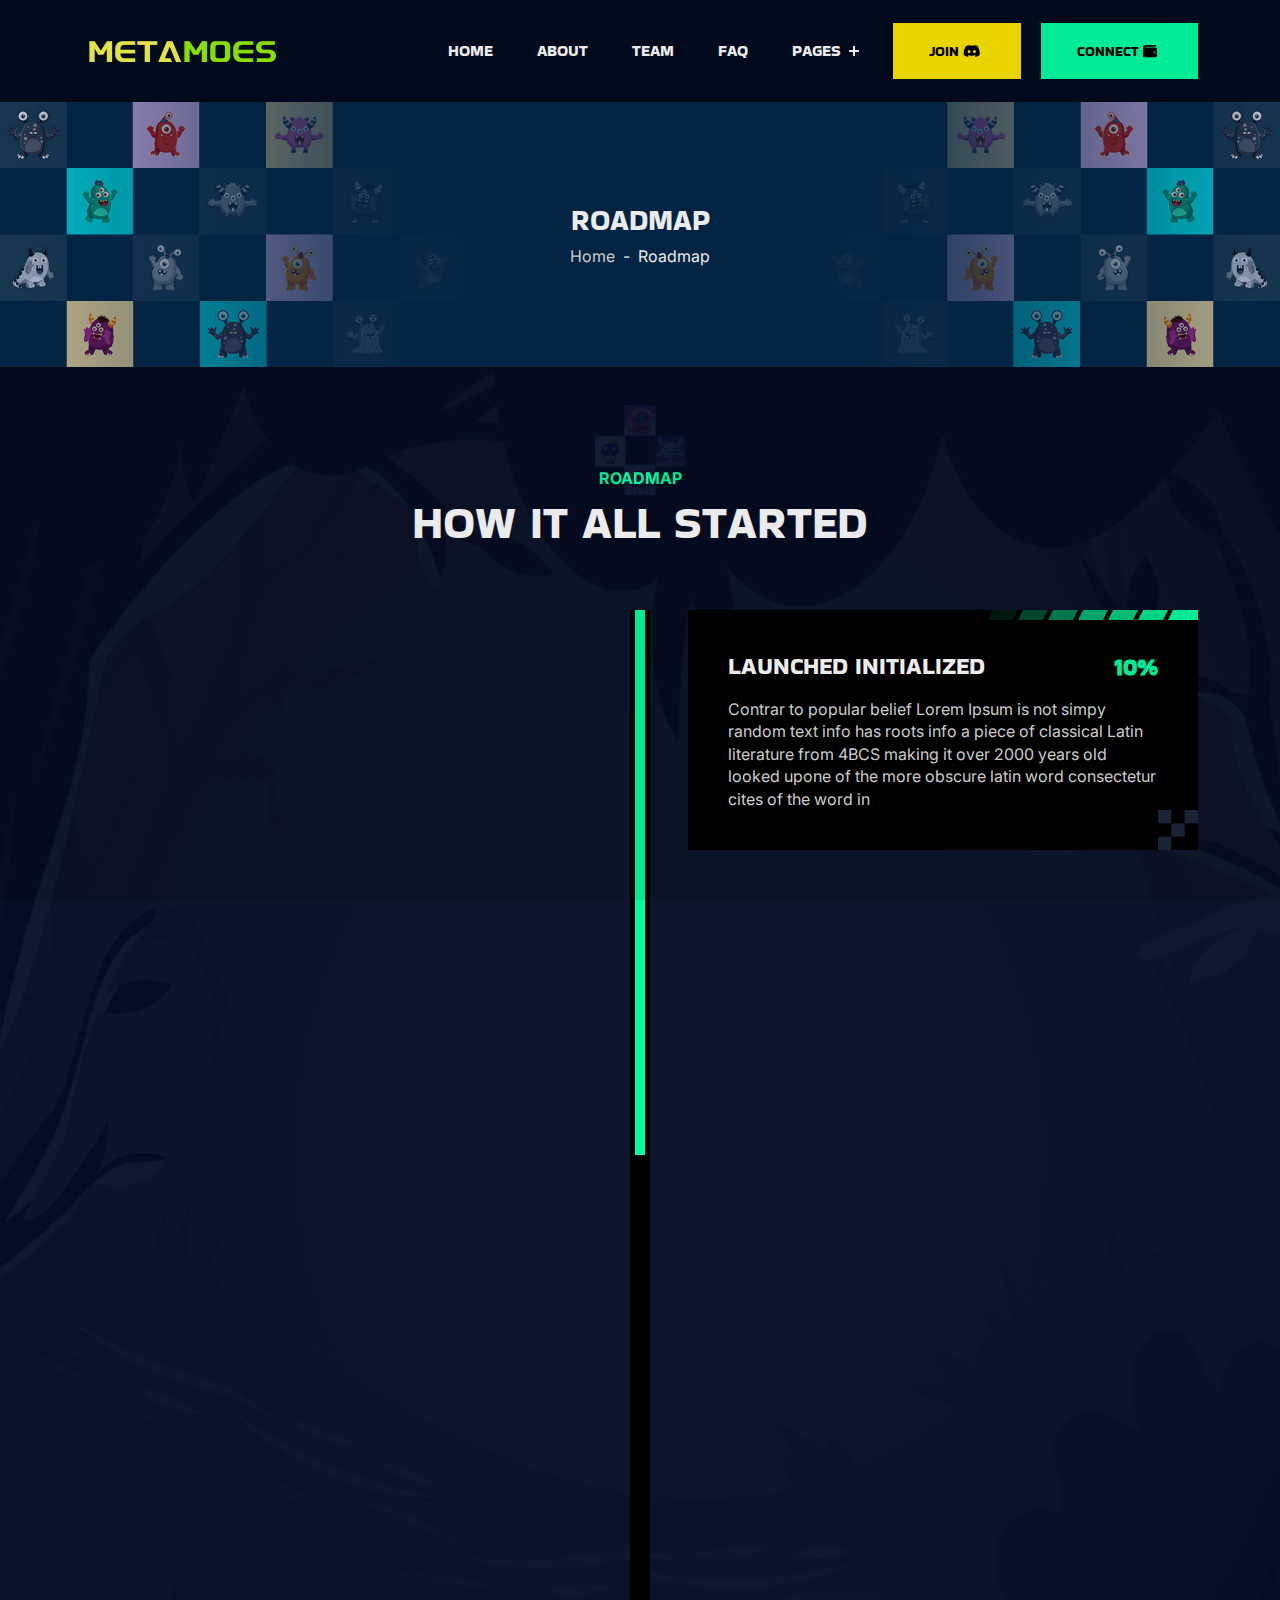
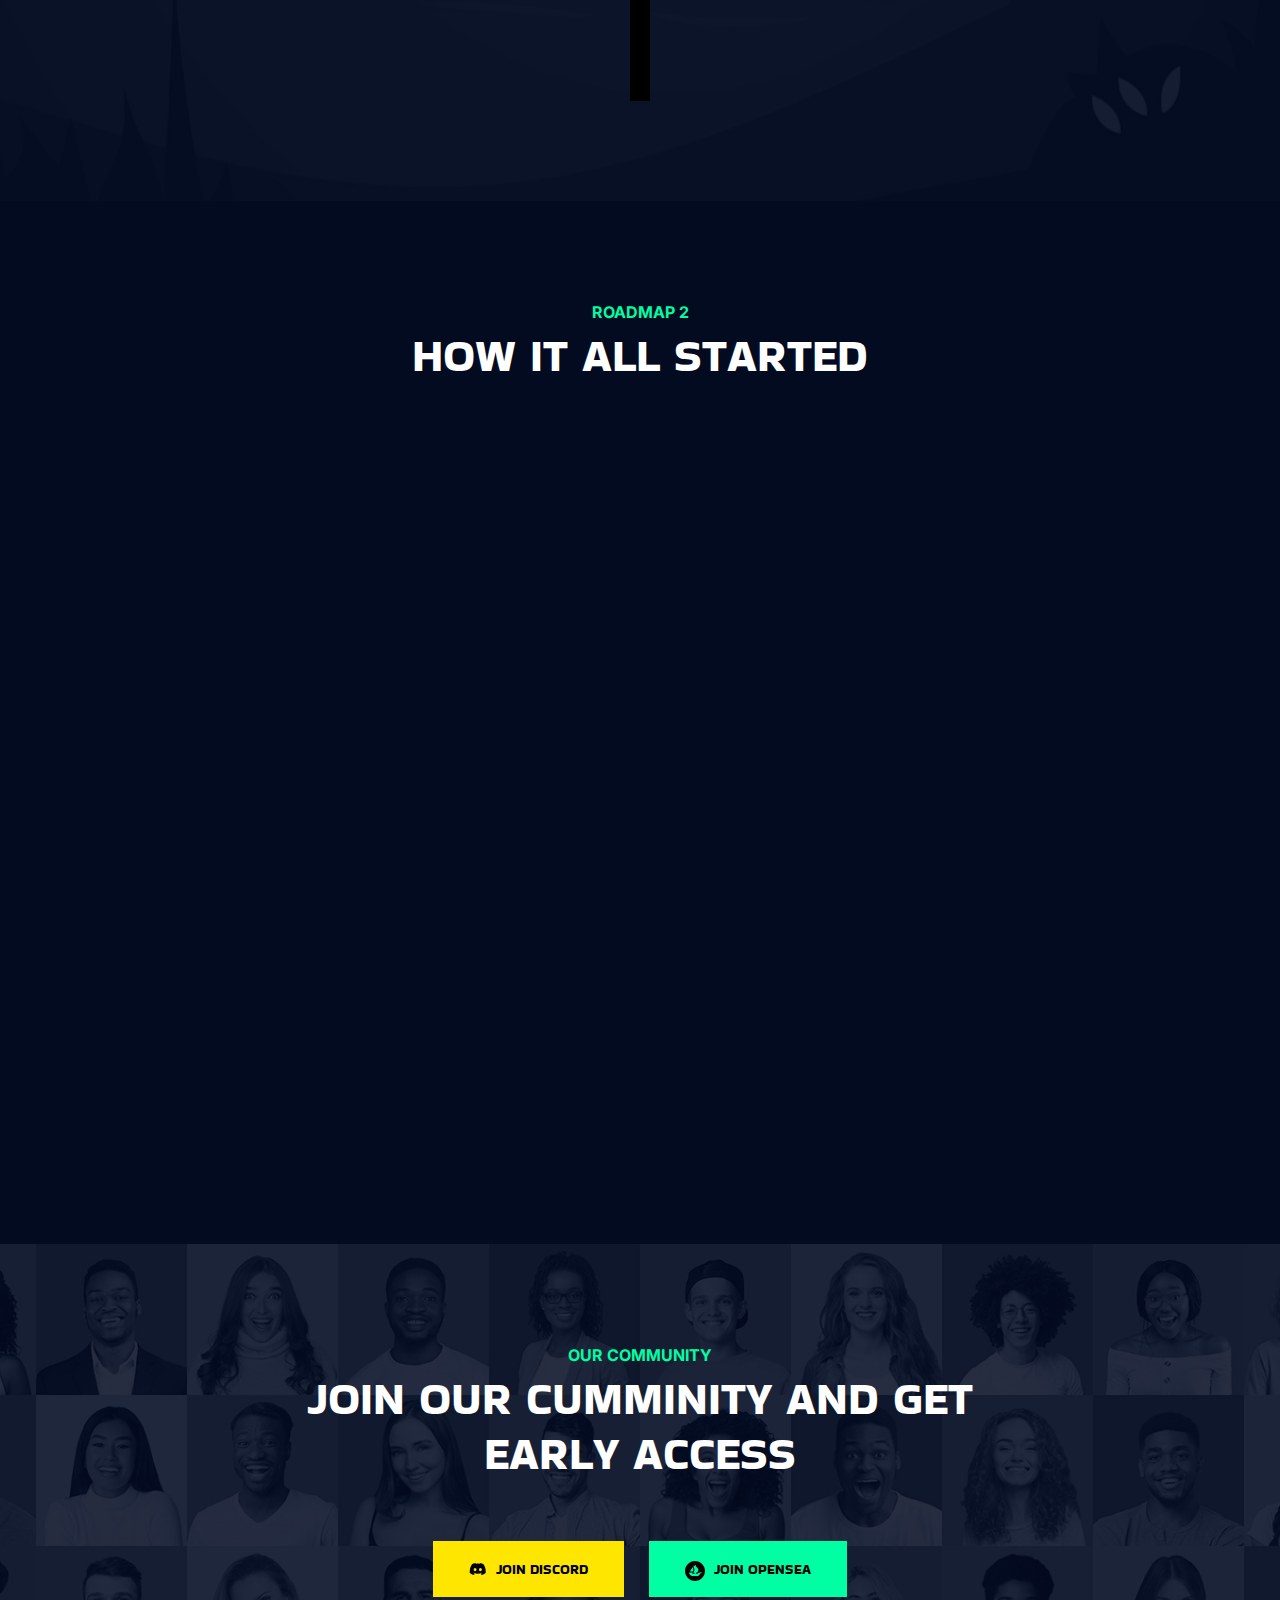
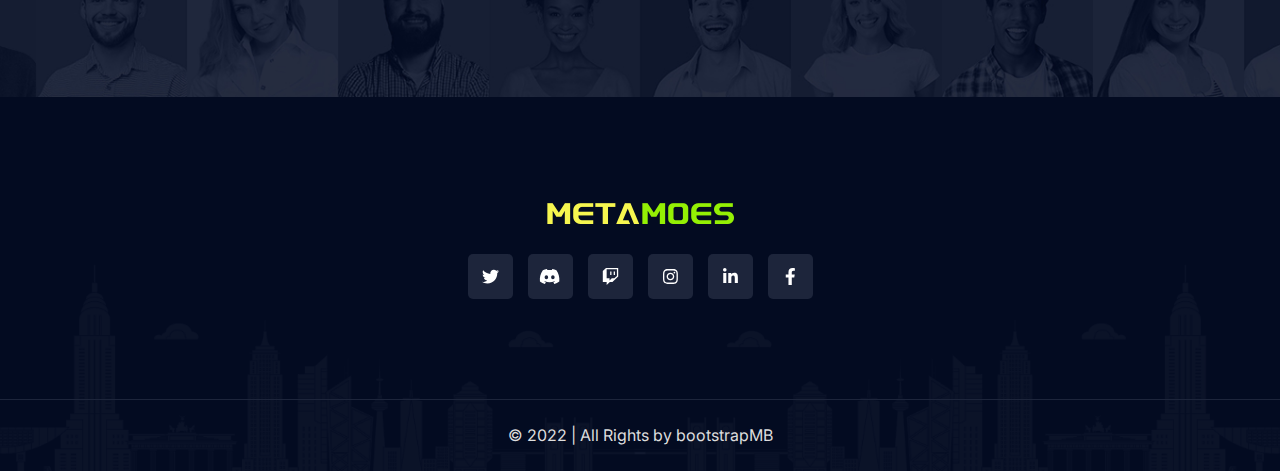
<file: roadmap.html>
﻿<!DOCTYPE html>
<html lang="en">

<head>
    <meta charset="UTF-8">
    <meta http-equiv="X-UA-Compatible" content="IE=edge">
    <meta name="viewport" content="width=device-width, initial-scale=1.0">
    <title>NFTPort- NFT landing page HTML Template</title>

    <link rel="shortcut icon" href="assets/images/favicon.png" type="image/x-icon">

    <link rel="stylesheet" href="assets/css/bootstrap.min.css">
    <link rel="stylesheet" href="assets/css/aos.css">
    <link rel="stylesheet" href="assets/css/all.min.css">
    <link rel="stylesheet" href="assets/css/lightcase.css">
    <link rel="stylesheet" href="assets/css/swiper-bundle.min.css">

    <!-- main css for template -->
    <link rel="stylesheet" href="assets/css/style.css">
</head>

<body>

    <!-- ===============>> Preloader start here <<================= -->
    <div class="preloader">
        <img src="assets/images/logo/preloader.png" alt="SuperHero">
    </div>
    <!-- ===============>> Preloader end here <<================= -->



    <!-- ========== Multipage Header Section Starts Here========== -->
    <header class="header-section">
        <div class="header-bottom">
            <div class="container">
                <div class="header-wrapper">
                    <div class="logo">
                        <a href="index.html">
                            <img src="assets/images/logo/logo.png" alt="logo">
                        </a>
                    </div>
                    <div class="menu-area">
                        <ul class="menu">
                            <li>
                                <a href="index.html#home">Home</a>
                            </li>

                            <li>
                                <a href="index.html#about">About</a>
                            </li>
                            <li>
                                <a href="index.html#team">Team</a>
                            </li>
                            <li>
                                <a href="index.html#faq">FAQ</a>
                            </li>
                            <li>
                                <a href="#0">Pages</a>
                                <ul class="submenu">
                                    <li><a href="javsascript:void();">Home</a>
                                        <ul class="submenu">
                                            <li><a href="index.html">Home 1</a></li>
                                            <li><a href="index-2.html">Home 2</a></li>
                                        </ul>
                                    </li>
                                    <li><a href="javsascript:void();">About</a>
                                        <ul class="submenu">
                                            <li><a href="about.html">About</a></li>
                                            <li><a href="roadmap.html">Roadmap</a></li>
                                            <li><a href="faq.html">FAQ</a></li>
                                            <li><a href="team.html">Team</a></li>
                                            <li><a href="team-single.html">Team Single</a></li>
                                        </ul>
                                    </li>
                                    <li><a href="javsascript:void();">Blog</a>
                                        <ul class="submenu">
                                            <li><a href="blog.html">Blog</a></li>
                                            <li><a href="blog-single.html">Blog single</a></li>
                                        </ul>
                                    </li>
                                    <li><a href="collection.html">Collection</a></li>
                                    <li><a href="contact.html">Contact</a></li>
                                    <li><a href="404.html">404 Error</a></li>
                                    <li><a href="coming-soon.html">Coming Soon</a></li>
                                </ul>
                            </li>
                        </ul>
                        <div class="header-btn">
                            <a href="#" class="default-btn default-btn--secondary">
                                <span>Join <i class="fa-brands fa-discord"></i></span>
                            </a>
                            <a href="#" class="default-btn" data-bs-toggle="modal" data-bs-target="#wallet-option">
                                <span>Connect <i class="fa-solid fa-wallet"></i></span>
                            </a>
                        </div>

                        <!-- toggle icons -->
                        <div class="header-bar d-lg-none">
                            <span></span>
                            <span></span>
                            <span></span>
                        </div>
                    </div>
                </div>
            </div>
        </div>
    </header>
    <!-- ========== Multipage Header Section Ends Here========== -->





    <!-- connect wallet modal start -->
    <div class="wallet-modal modal fade" id="wallet-option" tabindex="-1" aria-labelledby="choose-wallet"
        aria-hidden="true">
        <div class="modal-dialog">
            <div class="modal-content">
                <div class="modal-header">
                    <h5 class="modal-title" id="choose-wallet">Connect Your Wallet</h5>
                    <button type="button" class="btn-close" data-bs-dismiss="modal" aria-label="Close"></button>
                </div>
                <div class="modal-body">
                    <p>Please select a wallet to connect for <br> Start Minting your NFTs</p>
                    <ul class="wallet__list">
                        <li class="wallet__list-item"><a href="#"> <span><img src="assets/images/wallet/metamask.jpg"
                                        alt="metamask">
                                </span> </a></li>
                        <li class="wallet__list-item"><a href="#"> <span><img src="assets/images/wallet/coinbase.jpg"
                                        alt="coinbase">
                                </span> </a></li>
                        <li class="wallet__list-item"><a href="#"> <span><img src="assets/images/wallet/bsc.jpg"
                                        alt="bsc">
                                </span></a></li>
                        <li class="wallet__list-item"><a href="#"> <span><img src="assets/images/wallet/trust.jpg"
                                        alt="Trust Wallet">
                                </span></a></li>
                    </ul>
                    <p>By connecting your wallet, you agree to our Terms of Service and our Privacy Policy.</p>
                </div>
            </div>
        </div>
    </div>
    <!-- connect wallet modal end -->



    <!-- ================> Page header start here <================== -->
    <section class="page-header bg--cover" style="background-image: url(assets/images/header/bg.jpg);">
        <div class="container">
            <div class="page-header__content text-center">
                <h3 class="text-uppercase">Roadmap</h3>
                <nav style="--bs-breadcrumb-divider: '-';" aria-label="breadcrumb">
                    <ol class="breadcrumb justify-content-center mb-0">
                        <li class="breadcrumb-item"><a href="index.html">Home</a></li>
                        <li class="breadcrumb-item active" aria-current="page">Roadmap</li>
                    </ol>
                </nav>
            </div>
        </div>
    </section>
    <!-- ================> Page header end here <================== -->




    <!-- ================>Roadmap section start here <================== -->
    <section class="roadmap roadmap--style1 padding-top padding-bottom" id="roadmap"
        style="background-image: url(assets/images/roadmap/bg.jpg);">
        <div class="container">
            <div class="section-header text-center">
                <p class="subtitle">Roadmap</p>
                <h2>How it all started</h2>
            </div>
            <div class="roadmap__wrapper">
                <div class="row gy-4 gy-md-0 gx-5">
                    <div class="col-md-6 offset-md-6">
                        <div class=" roadmap__item ms-md-4 aos-init" data-aos="fade-left" data-aos-duration="800">
                            <div class="roadmap__item-inner">
                                <div class="roadmap__item-content">
                                    <div class="roadmap__item-header">
                                        <h4>Launched Initialized</h4>
                                        <p>10%</p>
                                    </div>
                                    <p>Contrar to popular belief Lorem Ipsum is not simpy random text info has roots
                                        info a piece of classical Latin literature
                                        from 4BCS making it over 2000 years old looked upone of the more obscure latin
                                        word consectetur cites of the word in</p>
                                </div>
                            </div>
                            <span class="svg-shape"><svg xmlns="http://www.w3.org/2000/svg"
                                    xmlns:xlink="http://www.w3.org/1999/xlink" width="210px" height="10px">
                                    <path fill-rule="evenodd" fill-opacity="0.102" d=" M5.000,-0.001 L30.000,-0.001 L25.000,9.999 L-0.000,9.999 L5.000,-0.001
                                            Z" />
                                    <path fill-rule="evenodd" fill-opacity="0.302" d=" M35.000,-0.001 L60.000,-0.001 L55.000,9.999 L30.000,9.999 L35.000,-0.001
                                            Z" />
                                    <path fill-rule="evenodd" fill-opacity="0.502" d=" M65.000,-0.001 L90.000,-0.001 L85.000,9.999 L60.000,9.999 L65.000,-0.001
                                            Z" />
                                    <path fill-rule="evenodd" fill-opacity="0.702" d=" M95.000,-0.001 L120.000,-0.001 L115.000,9.999 L90.000,9.999 L95.000,-0.001
                                            Z" />
                                    <path fill-rule="evenodd" fill-opacity="0.8" d=" M125.000,-0.001 L150.000,-0.001 L145.000,9.999 L120.000,9.999
                                            L125.000,-0.001 Z" />
                                    <path fill-rule="evenodd" fill-opacity="0.902" d=" M155.000,-0.001 L180.000,-0.001 L175.000,9.999 L150.000,9.999
                                            L155.000,-0.001 Z" />
                                    <path fill-rule="evenodd" d=" M185.000,-0.001 L210.000,-0.001 L210.000,9.999 L180.000,9.999
                                            L185.000,-0.001 Z" />
                                </svg></span>
                        </div>
                    </div>
                    <div class="col-md-6">
                        <div class=" roadmap__item ms-auto me-md-4 aos-init" data-aos="fade-right"
                            data-aos-duration="800">
                            <div class="roadmap__item-inner">
                                <div class="roadmap__item-content">
                                    <div class="roadmap__item-header">
                                        <h4>Physical Merch</h4>
                                        <p>20%</p>
                                    </div>
                                    <p>Contrar to popular belief Lorem Ipsum is not simpy random text info has roots
                                        info a piece of classical Latin literature
                                        from 4BCS making it over 2000 years old looked upone of the more obscure latin
                                        word consectetur cites of the word in</p>
                                </div>
                            </div>
                            <span class="svg-shape"><svg xmlns="http://www.w3.org/2000/svg"
                                    xmlns:xlink="http://www.w3.org/1999/xlink" width="210px" height="10px">
                                    <path fill-rule="evenodd" fill-opacity="0.102" d=" M5.000,-0.001 L30.000,-0.001 L25.000,9.999 L-0.000,9.999 L5.000,-0.001
                                                                    Z" />
                                    <path fill-rule="evenodd" fill-opacity="0.302" d=" M35.000,-0.001 L60.000,-0.001 L55.000,9.999 L30.000,9.999 L35.000,-0.001
                                                                    Z" />
                                    <path fill-rule="evenodd" fill-opacity="0.502" d=" M65.000,-0.001 L90.000,-0.001 L85.000,9.999 L60.000,9.999 L65.000,-0.001
                                                                    Z" />
                                    <path fill-rule="evenodd" fill-opacity="0.702" d=" M95.000,-0.001 L120.000,-0.001 L115.000,9.999 L90.000,9.999 L95.000,-0.001
                                                                    Z" />
                                    <path fill-rule="evenodd" fill-opacity="0.8" d=" M125.000,-0.001 L150.000,-0.001 L145.000,9.999 L120.000,9.999
                                                                    L125.000,-0.001 Z" />
                                    <path fill-rule="evenodd" fill-opacity="0.902" d=" M155.000,-0.001 L180.000,-0.001 L175.000,9.999 L150.000,9.999
                                                                    L155.000,-0.001 Z" />
                                    <path fill-rule="evenodd" d=" M185.000,-0.001 L210.000,-0.001 L210.000,9.999 L180.000,9.999
                                                                    L185.000,-0.001 Z" />
                                </svg></span>
                        </div>
                    </div>
                    <div class="col-md-6 offset-md-6">
                        <div class="roadmap__item ms-md-4  aos-init" data-aos="fade-left" data-aos-duration="800">
                            <div class="roadmap__item-inner">
                                <div class="roadmap__item-content">
                                    <div class="roadmap__item-header">
                                        <h4>The Apes Land</h4>
                                        <p>50%</p>
                                    </div>
                                    <p>Contrar to popular belief Lorem Ipsum is not simpy random text info has roots
                                        info a piece of classical Latin literature
                                        from 4BCS making it over 2000 years old looked upone of the more obscure latin
                                        word consectetur cites of the word in</p>
                                </div>
                            </div>
                            <span class="svg-shape"><svg xmlns="http://www.w3.org/2000/svg"
                                    xmlns:xlink="http://www.w3.org/1999/xlink" width="210px" height="10px">
                                    <path fill-rule="evenodd" fill-opacity="0.102" d=" M5.000,-0.001 L30.000,-0.001 L25.000,9.999 L-0.000,9.999 L5.000,-0.001
                                                                    Z" />
                                    <path fill-rule="evenodd" fill-opacity="0.302" d=" M35.000,-0.001 L60.000,-0.001 L55.000,9.999 L30.000,9.999 L35.000,-0.001
                                                                    Z" />
                                    <path fill-rule="evenodd" fill-opacity="0.502" d=" M65.000,-0.001 L90.000,-0.001 L85.000,9.999 L60.000,9.999 L65.000,-0.001
                                                                    Z" />
                                    <path fill-rule="evenodd" fill-opacity="0.702" d=" M95.000,-0.001 L120.000,-0.001 L115.000,9.999 L90.000,9.999 L95.000,-0.001
                                                                    Z" />
                                    <path fill-rule="evenodd" fill-opacity="0.8" d=" M125.000,-0.001 L150.000,-0.001 L145.000,9.999 L120.000,9.999
                                                                    L125.000,-0.001 Z" />
                                    <path fill-rule="evenodd" fill-opacity="0.902" d=" M155.000,-0.001 L180.000,-0.001 L175.000,9.999 L150.000,9.999
                                                                    L155.000,-0.001 Z" />
                                    <path fill-rule="evenodd" d=" M185.000,-0.001 L210.000,-0.001 L210.000,9.999 L180.000,9.999
                                                                    L185.000,-0.001 Z" />
                                </svg></span>
                        </div>
                    </div>
                    <div class="col-md-6">
                        <div class="roadmap__item ms-auto me-md-4  aos-init" data-aos="fade-right"
                            data-aos-duration="800">
                            <div class="roadmap__item-inner">
                                <div class="roadmap__item-content">
                                    <div class="roadmap__item-header">
                                        <h4>Bored Apes Game</h4>
                                        <p>70%</p>
                                    </div>
                                    <p>Contrar to popular belief Lorem Ipsum is not simpy random text info has roots
                                        info a piece of classical Latin literature
                                        from 4BCS making it over 2000 years old looked upone of the more obscure latin
                                        word consectetur cites of the word in</p>
                                </div>
                            </div>
                            <span class="svg-shape"><svg xmlns="http://www.w3.org/2000/svg"
                                    xmlns:xlink="http://www.w3.org/1999/xlink" width="210px" height="10px">
                                    <path fill-rule="evenodd" fill-opacity="0.102" d=" M5.000,-0.001 L30.000,-0.001 L25.000,9.999 L-0.000,9.999 L5.000,-0.001
                                                                    Z" />
                                    <path fill-rule="evenodd" fill-opacity="0.302" d=" M35.000,-0.001 L60.000,-0.001 L55.000,9.999 L30.000,9.999 L35.000,-0.001
                                                                    Z" />
                                    <path fill-rule="evenodd" fill-opacity="0.502" d=" M65.000,-0.001 L90.000,-0.001 L85.000,9.999 L60.000,9.999 L65.000,-0.001
                                                                    Z" />
                                    <path fill-rule="evenodd" fill-opacity="0.702" d=" M95.000,-0.001 L120.000,-0.001 L115.000,9.999 L90.000,9.999 L95.000,-0.001
                                                                    Z" />
                                    <path fill-rule="evenodd" fill-opacity="0.8" d=" M125.000,-0.001 L150.000,-0.001 L145.000,9.999 L120.000,9.999
                                                                    L125.000,-0.001 Z" />
                                    <path fill-rule="evenodd" fill-opacity="0.902" d=" M155.000,-0.001 L180.000,-0.001 L175.000,9.999 L150.000,9.999
                                                                    L155.000,-0.001 Z" />
                                    <path fill-rule="evenodd" d=" M185.000,-0.001 L210.000,-0.001 L210.000,9.999 L180.000,9.999
                                                                    L185.000,-0.001 Z" />
                                </svg></span>
                        </div>
                    </div>
                    <div class="col-md-6 offset-md-6">
                        <div class="roadmap__item ms-md-4  aos-init" data-aos="fade-left" data-aos-duration="800">
                            <div class="roadmap__item-inner">
                                <div class="roadmap__item-content">
                                    <div class="roadmap__item-header">
                                        <h4>Launched Metaverse</h4>
                                        <p>80%</p>
                                    </div>
                                    <p>Contrar to popular belief Lorem Ipsum is not simpy random text info has roots
                                        info a piece of classical Latin literature
                                        from 4BCS making it over 2000 years old looked upone of the more obscure latin
                                        word consectetur cites of the word in</p>
                                </div>
                            </div>
                            <span class="svg-shape"><svg xmlns="http://www.w3.org/2000/svg"
                                    xmlns:xlink="http://www.w3.org/1999/xlink" width="210px" height="10px">
                                    <path fill-rule="evenodd" fill-opacity="0.102" d=" M5.000,-0.001 L30.000,-0.001 L25.000,9.999 L-0.000,9.999 L5.000,-0.001
                                                                    Z" />
                                    <path fill-rule="evenodd" fill-opacity="0.302" d=" M35.000,-0.001 L60.000,-0.001 L55.000,9.999 L30.000,9.999 L35.000,-0.001
                                                                    Z" />
                                    <path fill-rule="evenodd" fill-opacity="0.502" d=" M65.000,-0.001 L90.000,-0.001 L85.000,9.999 L60.000,9.999 L65.000,-0.001
                                                                    Z" />
                                    <path fill-rule="evenodd" fill-opacity="0.702" d=" M95.000,-0.001 L120.000,-0.001 L115.000,9.999 L90.000,9.999 L95.000,-0.001
                                                                    Z" />
                                    <path fill-rule="evenodd" fill-opacity="0.8" d=" M125.000,-0.001 L150.000,-0.001 L145.000,9.999 L120.000,9.999
                                                                    L125.000,-0.001 Z" />
                                    <path fill-rule="evenodd" fill-opacity="0.902" d=" M155.000,-0.001 L180.000,-0.001 L175.000,9.999 L150.000,9.999
                                                                    L155.000,-0.001 Z" />
                                    <path fill-rule="evenodd" d=" M185.000,-0.001 L210.000,-0.001 L210.000,9.999 L180.000,9.999
                                                                    L185.000,-0.001 Z" />
                                </svg></span>
                        </div>
                    </div>
                    <div class="col-md-6">
                        <div class="roadmap__item ms-auto me-md-4  aos-init" data-aos="fade-right"
                            data-aos-duration="800">
                            <div class="roadmap__item-inner">
                                <div class="roadmap__item-content">
                                    <div class="roadmap__item-header">
                                        <h4>Upcoming Dapps</h4>
                                        <p>100%</p>
                                    </div>
                                    <p>Contrar to popular belief Lorem Ipsum is not simpy random text info has roots
                                        info a piece of classical Latin literature
                                        from 4BCS making it over 2000 years old looked upone of the more obscure latin
                                        word consectetur cites of the word in</p>
                                </div>
                            </div>
                            <span class="svg-shape"><svg xmlns="http://www.w3.org/2000/svg"
                                    xmlns:xlink="http://www.w3.org/1999/xlink" width="210px" height="10px">
                                    <path fill-rule="evenodd" fill-opacity="0.102" d=" M5.000,-0.001 L30.000,-0.001 L25.000,9.999 L-0.000,9.999 L5.000,-0.001
                                                                    Z" />
                                    <path fill-rule="evenodd" fill-opacity="0.302" d=" M35.000,-0.001 L60.000,-0.001 L55.000,9.999 L30.000,9.999 L35.000,-0.001
                                                                    Z" />
                                    <path fill-rule="evenodd" fill-opacity="0.502" d=" M65.000,-0.001 L90.000,-0.001 L85.000,9.999 L60.000,9.999 L65.000,-0.001
                                                                    Z" />
                                    <path fill-rule="evenodd" fill-opacity="0.702" d=" M95.000,-0.001 L120.000,-0.001 L115.000,9.999 L90.000,9.999 L95.000,-0.001
                                                                    Z" />
                                    <path fill-rule="evenodd" fill-opacity="0.8" d=" M125.000,-0.001 L150.000,-0.001 L145.000,9.999 L120.000,9.999
                                                                    L125.000,-0.001 Z" />
                                    <path fill-rule="evenodd" fill-opacity="0.902" d=" M155.000,-0.001 L180.000,-0.001 L175.000,9.999 L150.000,9.999
                                                                    L155.000,-0.001 Z" />
                                    <path fill-rule="evenodd" d=" M185.000,-0.001 L210.000,-0.001 L210.000,9.999 L180.000,9.999
                                                                    L185.000,-0.001 Z" />
                                </svg></span>
                        </div>
                    </div>
                </div>
            </div>
        </div>
    </section>
    <!-- ================>Roadmap section end here <================== -->




    <!-- ================>Roadmap section start here <================== -->
    <section class="roadmap roadmap--style2 padding-top padding-bottom bg--semi-body">
        <div class="container">
            <div class="section-header text-center">
                <p class="subtitle">Roadmap 2</p>
                <h2>How it all started</h2>
            </div>
            <div class="section__wrapper">
                <div class="row g-4">
                    <div class="col-md-6 ">
                        <div class="roadmap__item aos-init" data-aos="fade-left" data-aos-duration="800">
                            <div class="roadmap__item-inner">
                                <div class="roadmap__item-content">
                                    <div class="roadmap__item-header">
                                        <h4>Launch Initialize NFT</h4>
                                        <p>10%</p>
                                    </div>
                                    <p>Contrar to popular belief Lorem Ipsum is not simpy random text info has roots
                                        info a piece of classical Latin literature
                                        from 4BCS making it over 2000 years old looked upone of the more obscure latin
                                        word consectetur cites of the word in</p>
                                </div>
                            </div>
                            <span class="svg-shape"><svg xmlns="http://www.w3.org/2000/svg"
                                    xmlns:xlink="http://www.w3.org/1999/xlink" width="210px" height="10px">
                                    <path fill-rule="evenodd" fill-opacity="0.102" d=" M5.000,-0.001 L30.000,-0.001 L25.000,9.999 L-0.000,9.999 L5.000,-0.001
                                                Z" />
                                    <path fill-rule="evenodd" fill-opacity="0.302" d=" M35.000,-0.001 L60.000,-0.001 L55.000,9.999 L30.000,9.999 L35.000,-0.001
                                                Z" />
                                    <path fill-rule="evenodd" fill-opacity="0.502" d=" M65.000,-0.001 L90.000,-0.001 L85.000,9.999 L60.000,9.999 L65.000,-0.001
                                                Z" />
                                    <path fill-rule="evenodd" fill-opacity="0.702" d=" M95.000,-0.001 L120.000,-0.001 L115.000,9.999 L90.000,9.999 L95.000,-0.001
                                                Z" />
                                    <path fill-rule="evenodd" fill-opacity="0.8" d=" M125.000,-0.001 L150.000,-0.001 L145.000,9.999 L120.000,9.999
                                                L125.000,-0.001 Z" />
                                    <path fill-rule="evenodd" fill-opacity="0.902" d=" M155.000,-0.001 L180.000,-0.001 L175.000,9.999 L150.000,9.999
                                                L155.000,-0.001 Z" />
                                    <path fill-rule="evenodd" d=" M185.000,-0.001 L210.000,-0.001 L210.000,9.999 L180.000,9.999
                                                L185.000,-0.001 Z" />
                                </svg></span>
                        </div>
                    </div>
                    <div class="col-md-6">
                        <div class="roadmap__item aos-init" data-aos="fade-right" data-aos-duration="800">
                            <div class="roadmap__item-inner">
                                <div class="roadmap__item-content">
                                    <div class="roadmap__item-header">
                                        <h4>The Physical Merching</h4>
                                        <p>20%</p>
                                    </div>
                                    <p>Contrar to popular belief Lorem Ipsum is not simpy random text info has roots
                                        info a piece of classical Latin literature
                                        from 4BCS making it over 2000 years old looked upone of the more obscure latin
                                        word consectetur cites of the word in</p>
                                </div>
                            </div>
                            <span class="svg-shape"><svg xmlns="http://www.w3.org/2000/svg"
                                    xmlns:xlink="http://www.w3.org/1999/xlink" width="210px" height="10px">
                                    <path fill-rule="evenodd" fill-opacity="0.102" d=" M5.000,-0.001 L30.000,-0.001 L25.000,9.999 L-0.000,9.999 L5.000,-0.001
                                                                        Z" />
                                    <path fill-rule="evenodd" fill-opacity="0.302" d=" M35.000,-0.001 L60.000,-0.001 L55.000,9.999 L30.000,9.999 L35.000,-0.001
                                                                        Z" />
                                    <path fill-rule="evenodd" fill-opacity="0.502" d=" M65.000,-0.001 L90.000,-0.001 L85.000,9.999 L60.000,9.999 L65.000,-0.001
                                                                        Z" />
                                    <path fill-rule="evenodd" fill-opacity="0.702" d=" M95.000,-0.001 L120.000,-0.001 L115.000,9.999 L90.000,9.999 L95.000,-0.001
                                                                        Z" />
                                    <path fill-rule="evenodd" fill-opacity="0.8" d=" M125.000,-0.001 L150.000,-0.001 L145.000,9.999 L120.000,9.999
                                                                        L125.000,-0.001 Z" />
                                    <path fill-rule="evenodd" fill-opacity="0.902" d=" M155.000,-0.001 L180.000,-0.001 L175.000,9.999 L150.000,9.999
                                                                        L155.000,-0.001 Z" />
                                    <path fill-rule="evenodd" d=" M185.000,-0.001 L210.000,-0.001 L210.000,9.999 L180.000,9.999
                                                                        L185.000,-0.001 Z" />
                                </svg></span>
                        </div>
                    </div>
                    <div class="col-md-6">
                        <div class="roadmap__item aos-init" data-aos="fade-left" data-aos-duration="800">
                            <div class="roadmap__item-inner">
                                <div class="roadmap__item-content">
                                    <div class="roadmap__item-header">
                                        <h4>The NFTPort Apes Land</h4>
                                        <p>50%</p>
                                    </div>
                                    <p>Contrar to popular belief Lorem Ipsum is not simpy random text info has roots
                                        info a piece of classical Latin literature
                                        from 4BCS making it over 2000 years old looked upone of the more obscure latin
                                        word consectetur cites of the word in</p>
                                </div>
                            </div>
                            <span class="svg-shape"><svg xmlns="http://www.w3.org/2000/svg"
                                    xmlns:xlink="http://www.w3.org/1999/xlink" width="210px" height="10px">
                                    <path fill-rule="evenodd" fill-opacity="0.102" d=" M5.000,-0.001 L30.000,-0.001 L25.000,9.999 L-0.000,9.999 L5.000,-0.001
                                                                        Z" />
                                    <path fill-rule="evenodd" fill-opacity="0.302" d=" M35.000,-0.001 L60.000,-0.001 L55.000,9.999 L30.000,9.999 L35.000,-0.001
                                                                        Z" />
                                    <path fill-rule="evenodd" fill-opacity="0.502" d=" M65.000,-0.001 L90.000,-0.001 L85.000,9.999 L60.000,9.999 L65.000,-0.001
                                                                        Z" />
                                    <path fill-rule="evenodd" fill-opacity="0.702" d=" M95.000,-0.001 L120.000,-0.001 L115.000,9.999 L90.000,9.999 L95.000,-0.001
                                                                        Z" />
                                    <path fill-rule="evenodd" fill-opacity="0.8" d=" M125.000,-0.001 L150.000,-0.001 L145.000,9.999 L120.000,9.999
                                                                        L125.000,-0.001 Z" />
                                    <path fill-rule="evenodd" fill-opacity="0.902" d=" M155.000,-0.001 L180.000,-0.001 L175.000,9.999 L150.000,9.999
                                                                        L155.000,-0.001 Z" />
                                    <path fill-rule="evenodd" d=" M185.000,-0.001 L210.000,-0.001 L210.000,9.999 L180.000,9.999
                                                                        L185.000,-0.001 Z" />
                                </svg></span>
                        </div>
                    </div>
                    <div class="col-md-6">
                        <div class="roadmap__item aos-init" data-aos="fade-right" data-aos-duration="800">
                            <div class="roadmap__item-inner">
                                <div class="roadmap__item-content">
                                    <div class="roadmap__item-header">
                                        <h4>The Bored Apes Game</h4>
                                        <p>70%</p>
                                    </div>
                                    <p>Contrar to popular belief Lorem Ipsum is not simpy random text info has roots
                                        info a piece of classical Latin literature
                                        from 4BCS making it over 2000 years old looked upone of the more obscure latin
                                        word consectetur cites of the word in</p>
                                </div>
                            </div>
                            <span class="svg-shape"><svg xmlns="http://www.w3.org/2000/svg"
                                    xmlns:xlink="http://www.w3.org/1999/xlink" width="210px" height="10px">
                                    <path fill-rule="evenodd" fill-opacity="0.102" d=" M5.000,-0.001 L30.000,-0.001 L25.000,9.999 L-0.000,9.999 L5.000,-0.001
                                                                        Z" />
                                    <path fill-rule="evenodd" fill-opacity="0.302" d=" M35.000,-0.001 L60.000,-0.001 L55.000,9.999 L30.000,9.999 L35.000,-0.001
                                                                        Z" />
                                    <path fill-rule="evenodd" fill-opacity="0.502" d=" M65.000,-0.001 L90.000,-0.001 L85.000,9.999 L60.000,9.999 L65.000,-0.001
                                                                        Z" />
                                    <path fill-rule="evenodd" fill-opacity="0.702" d=" M95.000,-0.001 L120.000,-0.001 L115.000,9.999 L90.000,9.999 L95.000,-0.001
                                                                        Z" />
                                    <path fill-rule="evenodd" fill-opacity="0.8" d=" M125.000,-0.001 L150.000,-0.001 L145.000,9.999 L120.000,9.999
                                                                        L125.000,-0.001 Z" />
                                    <path fill-rule="evenodd" fill-opacity="0.902" d=" M155.000,-0.001 L180.000,-0.001 L175.000,9.999 L150.000,9.999
                                                                        L155.000,-0.001 Z" />
                                    <path fill-rule="evenodd" d=" M185.000,-0.001 L210.000,-0.001 L210.000,9.999 L180.000,9.999
                                                                        L185.000,-0.001 Z" />
                                </svg></span>
                        </div>
                    </div>
                    <div class="col-md-6">
                        <div class="roadmap__item aos-init" data-aos="fade-left" data-aos-duration="800">
                            <div class="roadmap__item-inner">
                                <div class="roadmap__item-content">
                                    <div class="roadmap__item-header">
                                        <h4>Launched Metaverse</h4>
                                        <p>80%</p>
                                    </div>
                                    <p>Contrar to popular belief Lorem Ipsum is not simpy random text info has roots
                                        info a piece of classical Latin literature
                                        from 4BCS making it over 2000 years old looked upone of the more obscure latin
                                        word consectetur cites of the word in</p>
                                </div>
                            </div>
                            <span class="svg-shape"><svg xmlns="http://www.w3.org/2000/svg"
                                    xmlns:xlink="http://www.w3.org/1999/xlink" width="210px" height="10px">
                                    <path fill-rule="evenodd" fill-opacity="0.102" d=" M5.000,-0.001 L30.000,-0.001 L25.000,9.999 L-0.000,9.999 L5.000,-0.001
                                                                        Z" />
                                    <path fill-rule="evenodd" fill-opacity="0.302" d=" M35.000,-0.001 L60.000,-0.001 L55.000,9.999 L30.000,9.999 L35.000,-0.001
                                                                        Z" />
                                    <path fill-rule="evenodd" fill-opacity="0.502" d=" M65.000,-0.001 L90.000,-0.001 L85.000,9.999 L60.000,9.999 L65.000,-0.001
                                                                        Z" />
                                    <path fill-rule="evenodd" fill-opacity="0.702" d=" M95.000,-0.001 L120.000,-0.001 L115.000,9.999 L90.000,9.999 L95.000,-0.001
                                                                        Z" />
                                    <path fill-rule="evenodd" fill-opacity="0.8" d=" M125.000,-0.001 L150.000,-0.001 L145.000,9.999 L120.000,9.999
                                                                        L125.000,-0.001 Z" />
                                    <path fill-rule="evenodd" fill-opacity="0.902" d=" M155.000,-0.001 L180.000,-0.001 L175.000,9.999 L150.000,9.999
                                                                        L155.000,-0.001 Z" />
                                    <path fill-rule="evenodd" d=" M185.000,-0.001 L210.000,-0.001 L210.000,9.999 L180.000,9.999
                                                                        L185.000,-0.001 Z" />
                                </svg></span>
                        </div>
                    </div>
                    <div class="col-md-6">
                        <div class="roadmap__item aos-init" data-aos="fade-right" data-aos-duration="800">
                            <div class="roadmap__item-inner">
                                <div class="roadmap__item-content">
                                    <div class="roadmap__item-header">
                                        <h4>Upcoming Super Dapps</h4>
                                        <p>100%</p>
                                    </div>
                                    <p>Contrar to popular belief Lorem Ipsum is not simpy random text info has roots
                                        info a piece of classical Latin literature
                                        from 4BCS making it over 2000 years old looked upone of the more obscure latin
                                        word consectetur cites of the word in</p>
                                </div>
                            </div>
                            <span class="svg-shape"><svg xmlns="http://www.w3.org/2000/svg"
                                    xmlns:xlink="http://www.w3.org/1999/xlink" width="210px" height="10px">
                                    <path fill-rule="evenodd" fill-opacity="0.102" d=" M5.000,-0.001 L30.000,-0.001 L25.000,9.999 L-0.000,9.999 L5.000,-0.001
                                                                        Z" />
                                    <path fill-rule="evenodd" fill-opacity="0.302" d=" M35.000,-0.001 L60.000,-0.001 L55.000,9.999 L30.000,9.999 L35.000,-0.001
                                                                        Z" />
                                    <path fill-rule="evenodd" fill-opacity="0.502" d=" M65.000,-0.001 L90.000,-0.001 L85.000,9.999 L60.000,9.999 L65.000,-0.001
                                                                        Z" />
                                    <path fill-rule="evenodd" fill-opacity="0.702" d=" M95.000,-0.001 L120.000,-0.001 L115.000,9.999 L90.000,9.999 L95.000,-0.001
                                                                        Z" />
                                    <path fill-rule="evenodd" fill-opacity="0.8" d=" M125.000,-0.001 L150.000,-0.001 L145.000,9.999 L120.000,9.999
                                                                        L125.000,-0.001 Z" />
                                    <path fill-rule="evenodd" fill-opacity="0.902" d=" M155.000,-0.001 L180.000,-0.001 L175.000,9.999 L150.000,9.999
                                                                        L155.000,-0.001 Z" />
                                    <path fill-rule="evenodd" d=" M185.000,-0.001 L210.000,-0.001 L210.000,9.999 L180.000,9.999
                                                                        L185.000,-0.001 Z" />
                                </svg></span>
                        </div>
                    </div>
                </div>
            </div>
        </div>
    </section>
    <!-- ================>Roadmap section end here <================== -->





    <!-- ================>Community section start here <================== -->
    <section class="community padding-top padding-bottom" style="background-image:url(assets/images/community/bg.jpg)">
        <div class="container">
            <div class="comminity__wrapper">
                <div class="section-header text-center">
                    <p class="subtitle">Our Community</p>
                    <h2>Join Our Cumminity and get early access</h2>
                </div>
                <div class="btn-group justify-content-center">
                    <a href="#" class="default-btn default-btn--secondary"><span><i class="fab fa-discord"></i> Join
                            Discord</span></a>
                    <a href="#" class="default-btn"> <span><img src="assets/images/opensea.svg" alt="opensea icon"
                                width="20" height="20"> Join Opensea</span> </a>
                </div>
            </div>
        </div>
    </section>
    <!-- ================>Community section end here <================== -->





    <!-- ================> Footer section start here <================== -->
    <footer class="footer" style="background-image: url(assets/images/footer/bg.png);">
        <div class="footer__wrapper padding-top padding-bottom">
            <div class="container">
                <div class="footer__content text-center">
                    <a class="mb-4 d-inline-block" href="index.html"><img src="assets/images/logo/logo.png"
                            alt="Logo"></a>
                    <ul class="social justify-content-center">
                        <li class="social__item">
                            <a href="#" class="social__link"><i class="fab fa-twitter"></i></a>
                        </li>
                        <li class="social__item">
                            <a href="#" class="social__link"><i class="fab fa-discord"></i></a>
                        </li>
                        <li class="social__item">
                            <a href="#" class="social__link"><i class="fab fa-twitch"></i></a>
                        </li>
                        <li class="social__item">
                            <a href="#" class="social__link"><i class="fab fa-instagram"></i></a>
                        </li>
                        <li class="social__item">
                            <a href="#" class="social__link"><i class="fab fa-linkedin-in"></i></a>
                        </li>
                        <li class="social__item">
                            <a href="#" class="social__link"><i class="fab fa-facebook-f"></i></a>
                        </li>
                    </ul>
                </div>
            </div>
        </div>
        <div class="footer__copyright">
            <div class="container">
                <div class="text-center py-4">
                    <p class=" mb-0">© 2022 | All Rights by <a href="Http://www.bootstrapmb.com">bootstrapMB</a> </p>
                </div>
            </div>
        </div>
    </footer>
    <!-- ================> Footer section end here <================== -->




    <!-- vendor plugins -->
    <script src="assets/js/jquery-3.6.0.min.js"></script>
    <script src="assets/js/bootstrap.bundle.min.js"></script>
    <script src="assets/js/all.min.js"></script>
    <script src="assets/js/swiper-bundle.min.js"></script>
    <script src="assets/js/aos.js"></script>
    <script src="assets/js/lightcase.js"></script>
    <script src="assets/js/purecounter_vanilla.js"></script>
    <script src="assets/js/countdown.min.js"></script>
    <script src="assets/js/custom.js"></script>
</body>

</html>
</file>
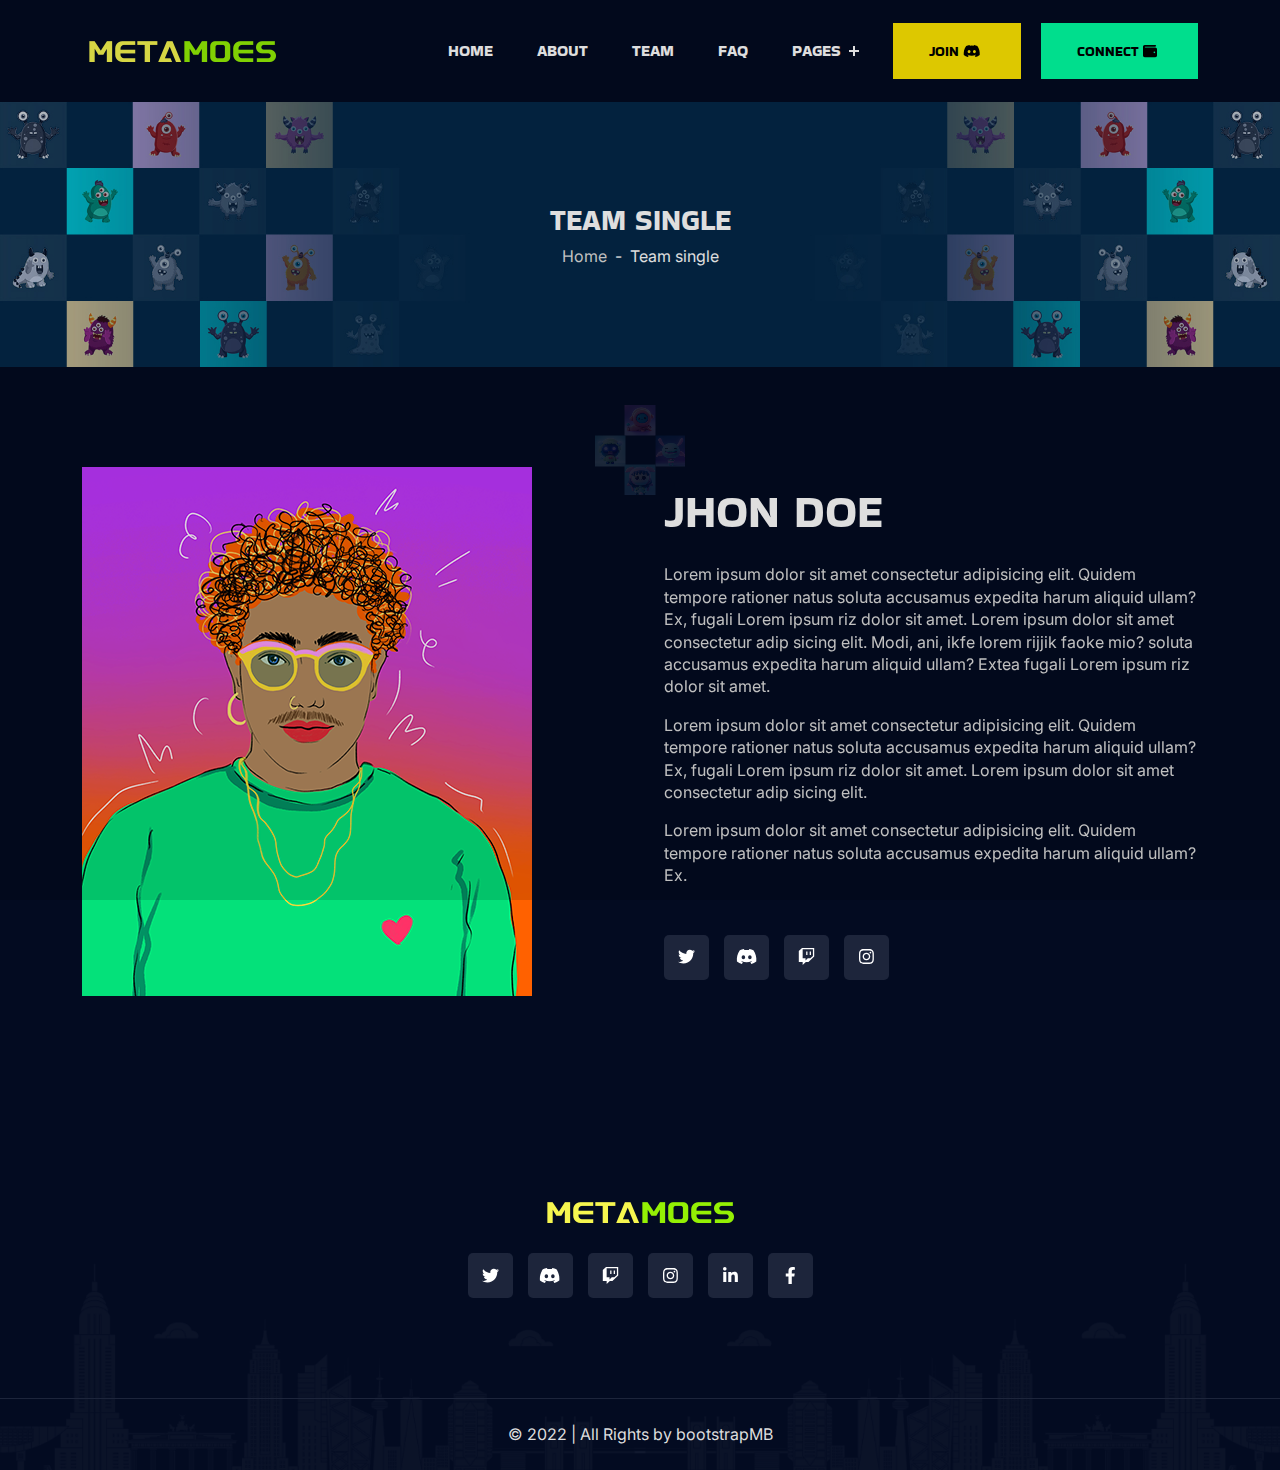
<file: team-single.html>
﻿<!DOCTYPE html>
<html lang="en">

<head>
    <meta charset="UTF-8">
    <meta http-equiv="X-UA-Compatible" content="IE=edge">
    <meta name="viewport" content="width=device-width, initial-scale=1.0">
    <title>NFTPort- NFT landing page HTML Template</title>

    <link rel="shortcut icon" href="assets/images/favicon.png" type="image/x-icon">

    <link rel="stylesheet" href="assets/css/bootstrap.min.css">
    <link rel="stylesheet" href="assets/css/aos.css">
    <link rel="stylesheet" href="assets/css/all.min.css">
    <link rel="stylesheet" href="assets/css/lightcase.css">
    <link rel="stylesheet" href="assets/css/swiper-bundle.min.css">

    <!-- main css for template -->
    <link rel="stylesheet" href="assets/css/style.css">
</head>

<body>

    <!-- ===============>> Preloader start here <<================= -->
    <div class="preloader">
        <img src="assets/images/logo/preloader.png" alt="SuperHero">
    </div>
    <!-- ===============>> Preloader end here <<================= -->



    <!-- ========== Multipage Header Section Starts Here========== -->
    <header class="header-section">
        <div class="header-bottom">
            <div class="container">
                <div class="header-wrapper">
                    <div class="logo">
                        <a href="index.html">
                            <img src="assets/images/logo/logo.png" alt="logo">
                        </a>
                    </div>
                    <div class="menu-area">
                        <ul class="menu">
                            <li>
                                <a href="index.html#home">Home</a>
                            </li>

                            <li>
                                <a href="index.html#about">About</a>
                            </li>
                            <li>
                                <a href="index.html#team">Team</a>
                            </li>
                            <li>
                                <a href="index.html#faq">FAQ</a>
                            </li>
                            <li>
                                <a href="#0">Pages</a>
                                <ul class="submenu">
                                    <li><a href="javsascript:void();">Home</a>
                                        <ul class="submenu">
                                            <li><a href="index.html">Home 1</a></li>
                                            <li><a href="index-2.html">Home 2</a></li>
                                        </ul>
                                    </li>
                                    <li><a href="javsascript:void();">About</a>
                                        <ul class="submenu">
                                            <li><a href="about.html">About</a></li>
                                            <li><a href="roadmap.html">Roadmap</a></li>
                                            <li><a href="faq.html">FAQ</a></li>
                                            <li><a href="team.html">Team</a></li>
                                            <li><a href="team-single.html">Team Single</a></li>
                                        </ul>
                                    </li>
                                    <li><a href="javsascript:void();">Blog</a>
                                        <ul class="submenu">
                                            <li><a href="blog.html">Blog</a></li>
                                            <li><a href="blog-single.html">Blog single</a></li>
                                        </ul>
                                    </li>
                                    <li><a href="collection.html">Collection</a></li>
                                    <li><a href="contact.html">Contact</a></li>
                                    <li><a href="404.html">404 Error</a></li>
                                    <li><a href="coming-soon.html">Coming Soon</a></li>
                                </ul>
                            </li>
                        </ul>
                        <div class="header-btn">
                            <a href="#" class="default-btn default-btn--secondary">
                                <span>Join <i class="fa-brands fa-discord"></i></span>
                            </a>
                            <a href="#" class="default-btn" data-bs-toggle="modal" data-bs-target="#wallet-option">
                                <span>Connect <i class="fa-solid fa-wallet"></i></span>
                            </a>
                        </div>

                        <!-- toggle icons -->
                        <div class="header-bar d-lg-none">
                            <span></span>
                            <span></span>
                            <span></span>
                        </div>
                    </div>
                </div>
            </div>
        </div>
    </header>
    <!-- ========== Multipage Header Section Ends Here========== -->





    <!-- connect wallet modal start -->
    <div class="wallet-modal modal fade" id="wallet-option" tabindex="-1" aria-labelledby="choose-wallet"
        aria-hidden="true">
        <div class="modal-dialog">
            <div class="modal-content">
                <div class="modal-header">
                    <h5 class="modal-title" id="choose-wallet">Connect Your Wallet</h5>
                    <button type="button" class="btn-close" data-bs-dismiss="modal" aria-label="Close"></button>
                </div>
                <div class="modal-body">
                    <p>Please select a wallet to connect for <br> Start Minting your NFTs</p>
                    <ul class="wallet__list">
                        <li class="wallet__list-item"><a href="#"> <span><img src="assets/images/wallet/metamask.jpg"
                                        alt="metamask">
                                </span> </a></li>
                        <li class="wallet__list-item"><a href="#"> <span><img src="assets/images/wallet/coinbase.jpg"
                                        alt="coinbase">
                                </span> </a></li>
                        <li class="wallet__list-item"><a href="#"> <span><img src="assets/images/wallet/bsc.jpg"
                                        alt="bsc">
                                </span></a></li>
                        <li class="wallet__list-item"><a href="#"> <span><img src="assets/images/wallet/trust.jpg"
                                        alt="Trust Wallet">
                                </span></a></li>
                    </ul>
                    <p>By connecting your wallet, you agree to our Terms of Service and our Privacy Policy.</p>
                </div>
            </div>
        </div>
    </div>
    <!-- connect wallet modal end -->



    <!-- ================> Page header start here <================== -->
    <section class="page-header bg--cover" style="background-image: url(assets/images/header/bg.jpg);">
        <div class="container">
            <div class="page-header__content text-center">
                <h3 class="text-uppercase">Team Single</h3>
                <nav style="--bs-breadcrumb-divider: '-';" aria-label="breadcrumb">
                    <ol class="breadcrumb justify-content-center mb-0">
                        <li class="breadcrumb-item"><a href="index.html">Home</a></li>
                        <li class="breadcrumb-item active" aria-current="page">Team single</li>
                    </ol>
                </nav>
            </div>
        </div>
    </section>
    <!-- ================> Page header end here <================== -->



    <!-- ================>Artist section start here <================== -->
    <section class="artist padding-top padding-bottom">
        <div class="container">
            <div class="artist__wrapper">
                <div class="row g-5 align-items-center">
                    <div class="col-lg-6">
                        <div class="artist__thumb" data-aos="fade-up" data-aos-duration="1000">
                            <img src="assets/images/artist/01.png" alt="Artist Image">
                        </div>
                    </div>
                    <div class="col-lg-6">
                        <div class="artist__content" data-aos="fade-up" data-aos-duration="1500">
                            <h2 class="mb-4">Jhon Doe</h2>
                            <p>Lorem ipsum dolor sit amet consectetur adipisicing elit. Quidem tempore rationer natus
                                soluta accusamus expedita harum aliquid ullam? Ex, fugali Lorem ipsum riz dolor sit
                                amet.
                                Lorem ipsum dolor sit amet consectetur adip sicing elit. Modi, ani, ikfe lorem rijjik
                                faoke mio? soluta accusamus
                                expedita harum aliquid ullam? Extea fugali Lorem ipsum riz dolor sit amet.
                            </p>
                            <p>Lorem ipsum dolor sit amet consectetur adipisicing elit. Quidem tempore rationer natus
                                soluta accusamus expedita harum aliquid ullam? Ex, fugali Lorem ipsum riz dolor sit
                                amet.
                                Lorem ipsum dolor sit amet consectetur adip sicing elit.
                            </p>
                            <p>Lorem ipsum dolor sit amet consectetur adipisicing elit. Quidem tempore rationer natus
                                soluta accusamus expedita harum aliquid ullam? Ex.</p>
                            <ul class="social mt-5">
                                <li class="social__item">
                                    <a href="#" class="social__link"><i class="fab fa-twitter"></i></a>
                                </li>
                                <li class="social__item">
                                    <a href="#" class="social__link"><i class="fab fa-discord"></i></a>
                                </li>
                                <li class="social__item">
                                    <a href="#" class="social__link"><i class="fab fa-twitch"></i></a>
                                </li>
                                <li class="social__item">
                                    <a href="#" class="social__link"><i class="fab fa-instagram"></i></a>
                                </li>
                            </ul>
                        </div>
                    </div>
                </div>
            </div>
        </div>
    </section>
    <!-- ================>Artist section end here <================== -->




    <!-- ================> Footer section start here <================== -->
    <footer class="footer" style="background-image: url(assets/images/footer/bg.png);">
        <div class="footer__wrapper padding-top padding-bottom">
            <div class="container">
                <div class="footer__content text-center">
                    <a class="mb-4 d-inline-block" href="index.html"><img src="assets/images/logo/logo.png"
                            alt="Logo"></a>
                    <ul class="social justify-content-center">
                        <li class="social__item">
                            <a href="#" class="social__link"><i class="fab fa-twitter"></i></a>
                        </li>
                        <li class="social__item">
                            <a href="#" class="social__link"><i class="fab fa-discord"></i></a>
                        </li>
                        <li class="social__item">
                            <a href="#" class="social__link"><i class="fab fa-twitch"></i></a>
                        </li>
                        <li class="social__item">
                            <a href="#" class="social__link"><i class="fab fa-instagram"></i></a>
                        </li>
                        <li class="social__item">
                            <a href="#" class="social__link"><i class="fab fa-linkedin-in"></i></a>
                        </li>
                        <li class="social__item">
                            <a href="#" class="social__link"><i class="fab fa-facebook-f"></i></a>
                        </li>
                    </ul>
                </div>
            </div>
        </div>
        <div class="footer__copyright">
            <div class="container">
                <div class="text-center py-4">
                    <p class=" mb-0">© 2022 | All Rights by <a href="Http://www.bootstrapmb.com">bootstrapMB</a> </p>
                </div>
            </div>
        </div>
    </footer>
    <!-- ================> Footer section end here <================== -->




    <!-- vendor plugins -->
    <script src="assets/js/jquery-3.6.0.min.js"></script>
    <script src="assets/js/bootstrap.bundle.min.js"></script>
    <script src="assets/js/all.min.js"></script>
    <script src="assets/js/swiper-bundle.min.js"></script>
    <script src="assets/js/aos.js"></script>
    <script src="assets/js/lightcase.js"></script>
    <script src="assets/js/purecounter_vanilla.js"></script>
    <script src="assets/js/countdown.min.js"></script>
    <script src="assets/js/custom.js"></script>
</body>

</html>
</file>
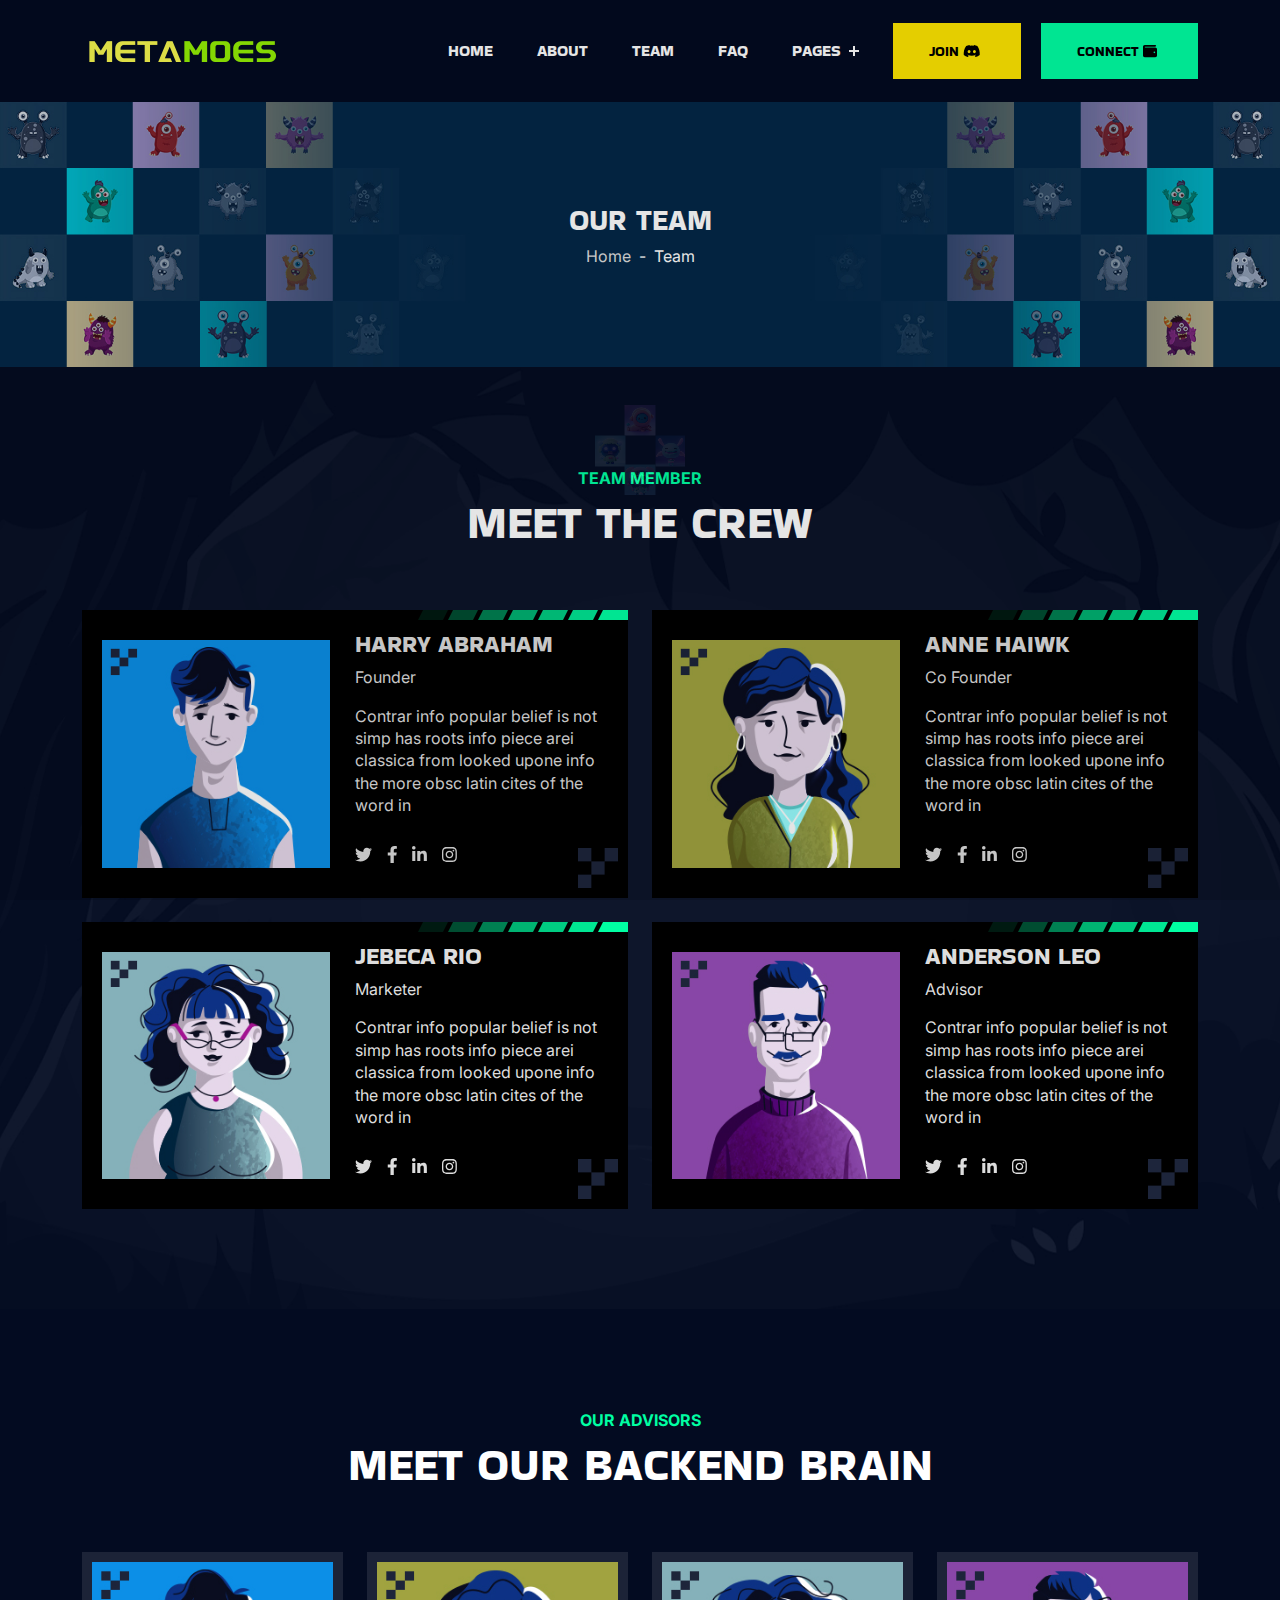
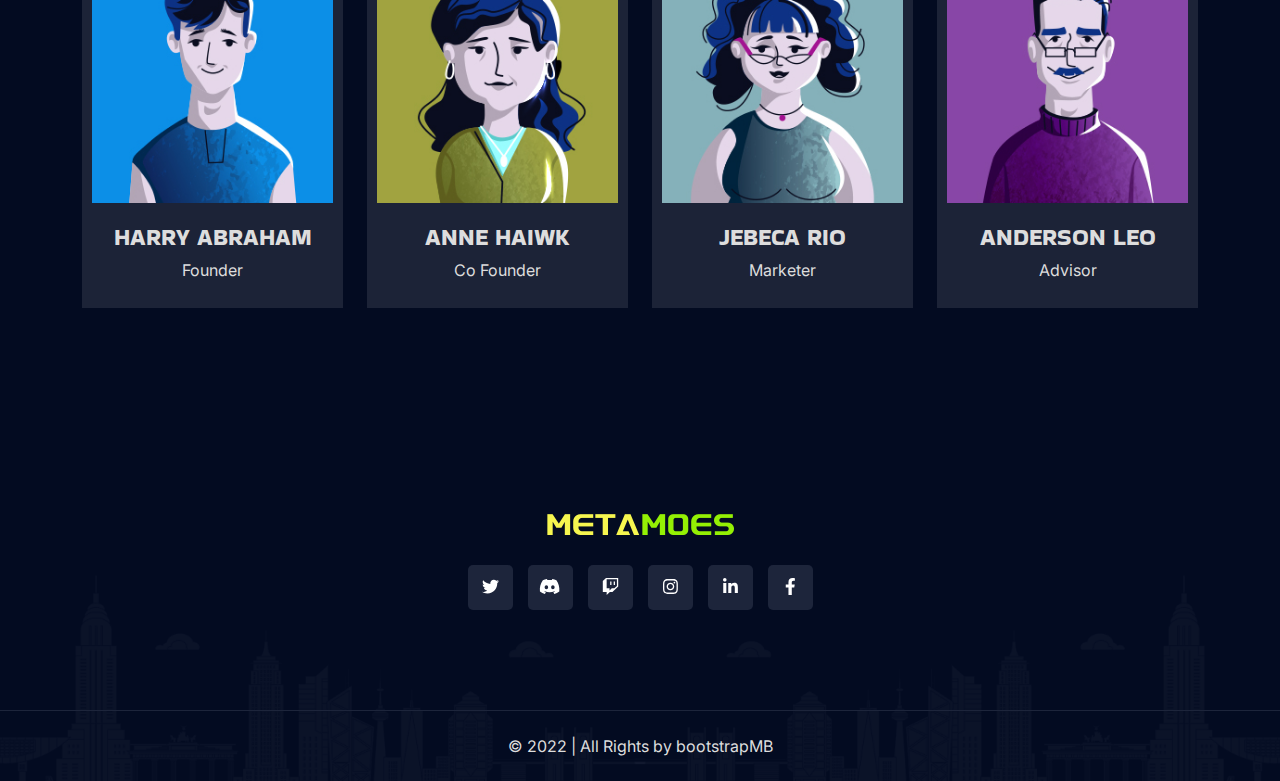
<file: team.html>
﻿<!DOCTYPE html>
<html lang="en">

<head>
    <meta charset="UTF-8">
    <meta http-equiv="X-UA-Compatible" content="IE=edge">
    <meta name="viewport" content="width=device-width, initial-scale=1.0">
    <title>NFTPort- NFT landing page HTML Template</title>

    <link rel="shortcut icon" href="assets/images/favicon.png" type="image/x-icon">

    <link rel="stylesheet" href="assets/css/bootstrap.min.css">
    <link rel="stylesheet" href="assets/css/aos.css">
    <link rel="stylesheet" href="assets/css/all.min.css">
    <link rel="stylesheet" href="assets/css/lightcase.css">
    <link rel="stylesheet" href="assets/css/swiper-bundle.min.css">

    <!-- main css for template -->
    <link rel="stylesheet" href="assets/css/style.css">
</head>

<body>

    <!-- ===============>> Preloader start here <<================= -->
    <div class="preloader">
        <img src="assets/images/logo/preloader.png" alt="SuperHero">
    </div>
    <!-- ===============>> Preloader end here <<================= -->



    <!-- ========== Multipage Header Section Starts Here========== -->
    <header class="header-section">
        <div class="header-bottom">
            <div class="container">
                <div class="header-wrapper">
                    <div class="logo">
                        <a href="index.html">
                            <img src="assets/images/logo/logo.png" alt="logo">
                        </a>
                    </div>
                    <div class="menu-area">
                        <ul class="menu">
                            <li>
                                <a href="index.html#home">Home</a>
                            </li>

                            <li>
                                <a href="index.html#about">About</a>
                            </li>
                            <li>
                                <a href="index.html#team">Team</a>
                            </li>
                            <li>
                                <a href="index.html#faq">FAQ</a>
                            </li>
                            <li>
                                <a href="#0">Pages</a>
                                <ul class="submenu">
                                    <li><a href="javsascript:void();">Home</a>
                                        <ul class="submenu">
                                            <li><a href="index.html">Home 1</a></li>
                                            <li><a href="index-2.html">Home 2</a></li>
                                        </ul>
                                    </li>
                                    <li><a href="javsascript:void();">About</a>
                                        <ul class="submenu">
                                            <li><a href="about.html">About</a></li>
                                            <li><a href="roadmap.html">Roadmap</a></li>
                                            <li><a href="faq.html">FAQ</a></li>
                                            <li><a href="team.html">Team</a></li>
                                            <li><a href="team-single.html">Team Single</a></li>
                                        </ul>
                                    </li>
                                    <li><a href="javsascript:void();">Blog</a>
                                        <ul class="submenu">
                                            <li><a href="blog.html">Blog</a></li>
                                            <li><a href="blog-single.html">Blog single</a></li>
                                        </ul>
                                    </li>
                                    <li><a href="collection.html">Collection</a></li>
                                    <li><a href="contact.html">Contact</a></li>
                                    <li><a href="404.html">404 Error</a></li>
                                    <li><a href="coming-soon.html">Coming Soon</a></li>
                                </ul>
                            </li>
                        </ul>
                        <div class="header-btn">
                            <a href="#" class="default-btn default-btn--secondary">
                                <span>Join <i class="fa-brands fa-discord"></i></span>
                            </a>
                            <a href="#" class="default-btn" data-bs-toggle="modal" data-bs-target="#wallet-option">
                                <span>Connect <i class="fa-solid fa-wallet"></i></span>
                            </a>
                        </div>

                        <!-- toggle icons -->
                        <div class="header-bar d-lg-none">
                            <span></span>
                            <span></span>
                            <span></span>
                        </div>
                    </div>
                </div>
            </div>
        </div>
    </header>
    <!-- ========== Multipage Header Section Ends Here========== -->





    <!-- connect wallet modal start -->
    <div class="wallet-modal modal fade" id="wallet-option" tabindex="-1" aria-labelledby="choose-wallet"
        aria-hidden="true">
        <div class="modal-dialog">
            <div class="modal-content">
                <div class="modal-header">
                    <h5 class="modal-title" id="choose-wallet">Connect Your Wallet</h5>
                    <button type="button" class="btn-close" data-bs-dismiss="modal" aria-label="Close"></button>
                </div>
                <div class="modal-body">
                    <p>Please select a wallet to connect for <br> Start Minting your NFTs</p>
                    <ul class="wallet__list">
                        <li class="wallet__list-item"><a href="#"> <span><img src="assets/images/wallet/metamask.jpg"
                                        alt="metamask">
                                </span> </a></li>
                        <li class="wallet__list-item"><a href="#"> <span><img src="assets/images/wallet/coinbase.jpg"
                                        alt="coinbase">
                                </span> </a></li>
                        <li class="wallet__list-item"><a href="#"> <span><img src="assets/images/wallet/bsc.jpg"
                                        alt="bsc">
                                </span></a></li>
                        <li class="wallet__list-item"><a href="#"> <span><img src="assets/images/wallet/trust.jpg"
                                        alt="Trust Wallet">
                                </span></a></li>
                    </ul>
                    <p>By connecting your wallet, you agree to our Terms of Service and our Privacy Policy.</p>
                </div>
            </div>
        </div>
    </div>
    <!-- connect wallet modal end -->



    <!-- ================> Page header start here <================== -->
    <section class="page-header bg--cover" style="background-image: url(assets/images/header/bg.jpg);">
        <div class="container">
            <div class="page-header__content text-center">
                <h3 class="text-uppercase">Our Team</h3>
                <nav style="--bs-breadcrumb-divider: '-';" aria-label="breadcrumb">
                    <ol class="breadcrumb justify-content-center mb-0">
                        <li class="breadcrumb-item"><a href="index.html">Home</a></li>
                        <li class="breadcrumb-item active" aria-current="page">Team</li>
                    </ol>
                </nav>
            </div>
        </div>
    </section>
    <!-- ================> Page header end here <================== -->


    <!-- ================>Team section start here <================== -->
    <section class="team padding-top padding-bottom" style="background-image: url(assets/images/team/bg.jpg);"
        id="team">
        <div class="container">
            <div class="section-header text-center">
                <p class="subtitle">Team Member</p>
                <h2>Meet the Crew</h2>
            </div>
            <div class="team__wrapper">
                <div class="row g-4">
                    <div class="col-lg-6">
                        <div class="team__item">
                            <div class="team__item-inner">
                                <div class="team__item-thumb">
                                    <img src="assets/images/team/01.jpg" alt="Team Image">
                                </div>
                                <div class="team__item-content">
                                    <div class="team__item-author">
                                        <h4><a href="team-single.html">Harry Abraham</a> </h4>
                                        <p>Founder</p>
                                    </div>
                                    <p>Contrar info popular belief is not simp
                                        has roots info piece arei classica from
                                        looked upone info the more obsc latin
                                        cites of the word in</p>
                                    <ul class="social">
                                        <li><a href="#" class="social__link"><i class="fa-brands fa-twitter"></i></a>
                                        </li>
                                        <li><a href="#" class="social__link"><i class="fa-brands fa-facebook-f"></i></a>
                                        </li>
                                        <li><a href="#" class="social__link"><i
                                                    class="fa-brands fa-linkedin-in"></i></a>
                                        </li>
                                        <li><a href="#" class="social__link"><i class="fa-brands fa-instagram"></i></a>
                                        </li>
                                    </ul>
                                </div>
                            </div>
                            <span class="svg-shape"><svg xmlns="http://www.w3.org/2000/svg"
                                    xmlns:xlink="http://www.w3.org/1999/xlink" width="210px" height="10px">
                                    <path fill-rule="evenodd" fill-opacity="0.102" d=" M5.000,-0.001 L30.000,-0.001 L25.000,9.999 L-0.000,9.999 L5.000,-0.001
                                                                        Z" />
                                    <path fill-rule="evenodd" fill-opacity="0.302" d=" M35.000,-0.001 L60.000,-0.001 L55.000,9.999 L30.000,9.999 L35.000,-0.001
                                                                        Z" />
                                    <path fill-rule="evenodd" fill-opacity="0.502" d=" M65.000,-0.001 L90.000,-0.001 L85.000,9.999 L60.000,9.999 L65.000,-0.001
                                                                        Z" />
                                    <path fill-rule="evenodd" fill-opacity="0.702" d=" M95.000,-0.001 L120.000,-0.001 L115.000,9.999 L90.000,9.999 L95.000,-0.001
                                                                        Z" />
                                    <path fill-rule="evenodd" fill-opacity="0.8" d=" M125.000,-0.001 L150.000,-0.001 L145.000,9.999 L120.000,9.999
                                                                        L125.000,-0.001 Z" />
                                    <path fill-rule="evenodd" fill-opacity="0.902" d=" M155.000,-0.001 L180.000,-0.001 L175.000,9.999 L150.000,9.999
                                                                        L155.000,-0.001 Z" />
                                    <path fill-rule="evenodd" d=" M185.000,-0.001 L210.000,-0.001 L210.000,9.999 L180.000,9.999
                                                                        L185.000,-0.001 Z" />
                                </svg></span>
                        </div>
                    </div>
                    <div class="col-lg-6">
                        <div class="team__item">
                            <div class="team__item-inner">
                                <div class="team__item-thumb">
                                    <img src="assets/images/team/02.jpg" alt="Team Image">
                                </div>
                                <div class="team__item-content">
                                    <div class="team__item-author">
                                        <h4><a href="team-single.html">Anne Haiwk</a> </h4>
                                        <p>Co Founder</p>
                                    </div>
                                    <p>Contrar info popular belief is not simp
                                        has roots info piece arei classica from
                                        looked upone info the more obsc latin
                                        cites of the word in</p>
                                    <ul class="social">
                                        <li><a href="#" class="social__link"><i class="fa-brands fa-twitter"></i></a>
                                        </li>
                                        <li><a href="#" class="social__link"><i class="fa-brands fa-facebook-f"></i></a>
                                        </li>
                                        <li><a href="#" class="social__link"><i
                                                    class="fa-brands fa-linkedin-in"></i></a>
                                        </li>
                                        <li><a href="#" class="social__link"><i class="fa-brands fa-instagram"></i></a>
                                        </li>
                                    </ul>
                                </div>
                            </div>
                            <span class="svg-shape"><svg xmlns="http://www.w3.org/2000/svg"
                                    xmlns:xlink="http://www.w3.org/1999/xlink" width="210px" height="10px">
                                    <path fill-rule="evenodd" fill-opacity="0.102" d=" M5.000,-0.001 L30.000,-0.001 L25.000,9.999 L-0.000,9.999 L5.000,-0.001
                                                                        Z" />
                                    <path fill-rule="evenodd" fill-opacity="0.302" d=" M35.000,-0.001 L60.000,-0.001 L55.000,9.999 L30.000,9.999 L35.000,-0.001
                                                                        Z" />
                                    <path fill-rule="evenodd" fill-opacity="0.502" d=" M65.000,-0.001 L90.000,-0.001 L85.000,9.999 L60.000,9.999 L65.000,-0.001
                                                                        Z" />
                                    <path fill-rule="evenodd" fill-opacity="0.702" d=" M95.000,-0.001 L120.000,-0.001 L115.000,9.999 L90.000,9.999 L95.000,-0.001
                                                                        Z" />
                                    <path fill-rule="evenodd" fill-opacity="0.8" d=" M125.000,-0.001 L150.000,-0.001 L145.000,9.999 L120.000,9.999
                                                                        L125.000,-0.001 Z" />
                                    <path fill-rule="evenodd" fill-opacity="0.902" d=" M155.000,-0.001 L180.000,-0.001 L175.000,9.999 L150.000,9.999
                                                                        L155.000,-0.001 Z" />
                                    <path fill-rule="evenodd" d=" M185.000,-0.001 L210.000,-0.001 L210.000,9.999 L180.000,9.999
                                                                        L185.000,-0.001 Z" />
                                </svg></span>
                        </div>
                    </div>
                    <div class="col-lg-6">
                        <div class="team__item">
                            <div class="team__item-inner">
                                <div class="team__item-thumb">
                                    <img src="assets/images/team/03.jpg" alt="Team Image">
                                </div>
                                <div class="team__item-content">
                                    <div class="team__item-author">
                                        <h4><a href="team-single.html">Jebeca Rio</a> </h4>
                                        <p>Marketer</p>
                                    </div>
                                    <p>Contrar info popular belief is not simp
                                        has roots info piece arei classica from
                                        looked upone info the more obsc latin
                                        cites of the word in</p>
                                    <ul class="social">
                                        <li><a href="#" class="social__link"><i class="fa-brands fa-twitter"></i></a>
                                        </li>
                                        <li><a href="#" class="social__link"><i class="fa-brands fa-facebook-f"></i></a>
                                        </li>
                                        <li><a href="#" class="social__link"><i
                                                    class="fa-brands fa-linkedin-in"></i></a>
                                        </li>
                                        <li><a href="#" class="social__link"><i class="fa-brands fa-instagram"></i></a>
                                        </li>
                                    </ul>
                                </div>
                            </div>
                            <span class="svg-shape"><svg xmlns="http://www.w3.org/2000/svg"
                                    xmlns:xlink="http://www.w3.org/1999/xlink" width="210px" height="10px">
                                    <path fill-rule="evenodd" fill-opacity="0.102" d=" M5.000,-0.001 L30.000,-0.001 L25.000,9.999 L-0.000,9.999 L5.000,-0.001
                                                                        Z" />
                                    <path fill-rule="evenodd" fill-opacity="0.302" d=" M35.000,-0.001 L60.000,-0.001 L55.000,9.999 L30.000,9.999 L35.000,-0.001
                                                                        Z" />
                                    <path fill-rule="evenodd" fill-opacity="0.502" d=" M65.000,-0.001 L90.000,-0.001 L85.000,9.999 L60.000,9.999 L65.000,-0.001
                                                                        Z" />
                                    <path fill-rule="evenodd" fill-opacity="0.702" d=" M95.000,-0.001 L120.000,-0.001 L115.000,9.999 L90.000,9.999 L95.000,-0.001
                                                                        Z" />
                                    <path fill-rule="evenodd" fill-opacity="0.8" d=" M125.000,-0.001 L150.000,-0.001 L145.000,9.999 L120.000,9.999
                                                                        L125.000,-0.001 Z" />
                                    <path fill-rule="evenodd" fill-opacity="0.902" d=" M155.000,-0.001 L180.000,-0.001 L175.000,9.999 L150.000,9.999
                                                                        L155.000,-0.001 Z" />
                                    <path fill-rule="evenodd" d=" M185.000,-0.001 L210.000,-0.001 L210.000,9.999 L180.000,9.999
                                                                        L185.000,-0.001 Z" />
                                </svg></span>
                        </div>
                    </div>
                    <div class="col-lg-6">
                        <div class="team__item">
                            <div class="team__item-inner">
                                <div class="team__item-thumb">
                                    <img src="assets/images/team/04.jpg" alt="Team Image">
                                </div>
                                <div class="team__item-content">
                                    <div class="team__item-author">
                                        <h4><a href="team-single.html">Anderson Leo</a> </h4>
                                        <p>Advisor</p>
                                    </div>
                                    <p>Contrar info popular belief is not simp
                                        has roots info piece arei classica from
                                        looked upone info the more obsc latin
                                        cites of the word in</p>
                                    <ul class="social">
                                        <li><a href="#" class="social__link"><i class="fa-brands fa-twitter"></i></a>
                                        </li>
                                        <li><a href="#" class="social__link"><i class="fa-brands fa-facebook-f"></i></a>
                                        </li>
                                        <li><a href="#" class="social__link"><i
                                                    class="fa-brands fa-linkedin-in"></i></a>
                                        </li>
                                        <li><a href="#" class="social__link"><i class="fa-brands fa-instagram"></i></a>
                                        </li>
                                    </ul>
                                </div>
                            </div>
                            <span class="svg-shape"><svg xmlns="http://www.w3.org/2000/svg"
                                    xmlns:xlink="http://www.w3.org/1999/xlink" width="210px" height="10px">
                                    <path fill-rule="evenodd" fill-opacity="0.102" d=" M5.000,-0.001 L30.000,-0.001 L25.000,9.999 L-0.000,9.999 L5.000,-0.001
                                                                        Z" />
                                    <path fill-rule="evenodd" fill-opacity="0.302" d=" M35.000,-0.001 L60.000,-0.001 L55.000,9.999 L30.000,9.999 L35.000,-0.001
                                                                        Z" />
                                    <path fill-rule="evenodd" fill-opacity="0.502" d=" M65.000,-0.001 L90.000,-0.001 L85.000,9.999 L60.000,9.999 L65.000,-0.001
                                                                        Z" />
                                    <path fill-rule="evenodd" fill-opacity="0.702" d=" M95.000,-0.001 L120.000,-0.001 L115.000,9.999 L90.000,9.999 L95.000,-0.001
                                                                        Z" />
                                    <path fill-rule="evenodd" fill-opacity="0.8" d=" M125.000,-0.001 L150.000,-0.001 L145.000,9.999 L120.000,9.999
                                                                        L125.000,-0.001 Z" />
                                    <path fill-rule="evenodd" fill-opacity="0.902" d=" M155.000,-0.001 L180.000,-0.001 L175.000,9.999 L150.000,9.999
                                                                        L155.000,-0.001 Z" />
                                    <path fill-rule="evenodd" d=" M185.000,-0.001 L210.000,-0.001 L210.000,9.999 L180.000,9.999
                                                                        L185.000,-0.001 Z" />
                                </svg></span>
                        </div>
                    </div>
                </div>
            </div>
        </div>
    </section>
    <!-- ================>Team section end here <================== -->






    <!-- ================>Team section start here <================== -->
    <section class="team padding-top padding-bottom">
        <div class="container">
            <div class="section-header text-center">
                <p class="subtitle">Our Advisors</p>
                <h2>Meet Our backend brain</h2>
            </div>
            <div class="team__wrapper">
                <div class="row g-4">
                    <div class="col-lg-3 col-sm-6">
                        <div class="team__item team__item--style2">
                            <div class="team__item-inner">
                                <div class="team__item-thumb">
                                    <img src="assets/images/team/01.jpg" alt="Team Image">
                                </div>
                                <div class="team__item-content">
                                    <div class="team__item-author">
                                        <h4><a href="team-single.html">Harry Abraham</a> </h4>
                                        <p>Founder</p>
                                    </div>
                                </div>
                            </div>
                        </div>
                    </div>
                    <div class="col-lg-3 col-sm-6">
                        <div class="team__item team__item--style2">
                            <div class="team__item-inner">
                                <div class="team__item-thumb">
                                    <img src="assets/images/team/02.jpg" alt="Team Image">
                                </div>
                                <div class="team__item-content">
                                    <div class="team__item-author">
                                        <h4><a href="team-single.html">Anne Haiwk</a> </h4>
                                        <p>Co Founder</p>
                                    </div>
                                </div>
                            </div>
                        </div>
                    </div>
                    <div class="col-lg-3 col-sm-6">
                        <div class="team__item team__item--style2">
                            <div class="team__item-inner">
                                <div class="team__item-thumb">
                                    <img src="assets/images/team/03.jpg" alt="Team Image">
                                </div>
                                <div class="team__item-content">
                                    <div class="team__item-author">
                                        <h4><a href="team-single.html">Jebeca Rio</a> </h4>
                                        <p>Marketer</p>
                                    </div>
                                </div>
                            </div>
                        </div>
                    </div>
                    <div class="col-lg-3 col-sm-6">
                        <div class="team__item team__item--style2">
                            <div class="team__item-inner">
                                <div class="team__item-thumb">
                                    <img src="assets/images/team/04.jpg" alt="Team Image">
                                </div>
                                <div class="team__item-content">
                                    <div class="team__item-author">
                                        <h4><a href="team-single.html">Anderson Leo</a> </h4>
                                        <p>Advisor</p>
                                    </div>
                                </div>
                            </div>
                        </div>
                    </div>
                </div>
            </div>
        </div>
    </section>
    <!-- ================>Team section end here <================== -->






    <!-- ================> Footer section start here <================== -->
    <footer class="footer" style="background-image: url(assets/images/footer/bg.png);">
        <div class="footer__wrapper padding-top padding-bottom">
            <div class="container">
                <div class="footer__content text-center">
                    <a class="mb-4 d-inline-block" href="index.html"><img src="assets/images/logo/logo.png"
                            alt="Logo"></a>
                    <ul class="social justify-content-center">
                        <li class="social__item">
                            <a href="#" class="social__link"><i class="fab fa-twitter"></i></a>
                        </li>
                        <li class="social__item">
                            <a href="#" class="social__link"><i class="fab fa-discord"></i></a>
                        </li>
                        <li class="social__item">
                            <a href="#" class="social__link"><i class="fab fa-twitch"></i></a>
                        </li>
                        <li class="social__item">
                            <a href="#" class="social__link"><i class="fab fa-instagram"></i></a>
                        </li>
                        <li class="social__item">
                            <a href="#" class="social__link"><i class="fab fa-linkedin-in"></i></a>
                        </li>
                        <li class="social__item">
                            <a href="#" class="social__link"><i class="fab fa-facebook-f"></i></a>
                        </li>
                    </ul>
                </div>
            </div>
        </div>
        <div class="footer__copyright">
            <div class="container">
                <div class="text-center py-4">
                    <p class=" mb-0">© 2022 | All Rights by <a href="Http://www.bootstrapmb.com">bootstrapMB</a> </p>
                </div>
            </div>
        </div>
    </footer>
    <!-- ================> Footer section end here <================== -->




    <!-- vendor plugins -->
    <script src="assets/js/jquery-3.6.0.min.js"></script>
    <script src="assets/js/bootstrap.bundle.min.js"></script>
    <script src="assets/js/all.min.js"></script>
    <script src="assets/js/swiper-bundle.min.js"></script>
    <script src="assets/js/aos.js"></script>
    <script src="assets/js/lightcase.js"></script>
    <script src="assets/js/purecounter_vanilla.js"></script>
    <script src="assets/js/countdown.min.js"></script>
    <script src="assets/js/custom.js"></script>
</body>

</html>
</file>
<file: assets/css/lightcase.css>
/**
 * Lightcase - jQuery Plugin
 * The smart and flexible Lightbox Plugin.
 *
 * @author		Cornel Boppart <cornel@bopp-art.com>
 * @copyright	Author
 *
 * @version		2.5.0 (11/03/2018)
 */
/**
 * Lightcase settings
 *
 * Note: Override default settings for your project without touching this source code by simply
 * defining those variables within a SASS map called '$lightcase-custom'.
 *
 * // Example usage
 * $lightcase-custom: (
 *   'breakpoint': 768px
 * );
 */
@font-face {
  font-family: 'lightcase';
  src: url("../fonts/lightcase.eot?55356177");
  src: url("../fonts/lightcase.eot?55356177#iefix") format("embedded-opentype"), url("../fonts/lightcase.woff?55356177") format("woff"), url("../fonts/lightcase.ttf?55356177") format("truetype"), url("../fonts/lightcase.svg?55356177#lightcase") format("svg");
  font-weight: normal;
  font-style: normal;
}
/* line 12, ../scss/components/fonts/_font-lightcase.scss */
[class*='lightcase-icon-']:before {
  font-family: 'lightcase', sans-serif;
  font-style: normal;
  font-weight: normal;
  speak: none;
  display: inline-block;
  text-decoration: inherit;
  width: 1em;
  text-align: center;
  /* For safety - reset parent styles, that can break glyph codes*/
  font-variant: normal;
  text-transform: none;
  /* fix buttons height, for twitter bootstrap */
  line-height: 1em;
  /* Uncomment for 3D effect */
  /* text-shadow: 1px 1px 1px rgba(127, 127, 127, 0.3); */
}

/* Codes */
/* line 35, ../scss/components/fonts/_font-lightcase.scss */
.lightcase-icon-play:before {
  content: '\e800';
}

/* line 36, ../scss/components/fonts/_font-lightcase.scss */
.lightcase-icon-pause:before {
  content: '\e801';
}

/* line 37, ../scss/components/fonts/_font-lightcase.scss */
.lightcase-icon-close:before {
  content: '\e802';
}

/* line 38, ../scss/components/fonts/_font-lightcase.scss */
.lightcase-icon-prev:before {
  content: '\e803';
}

/* line 39, ../scss/components/fonts/_font-lightcase.scss */
.lightcase-icon-next:before {
  content: '\e804';
}

/* line 40, ../scss/components/fonts/_font-lightcase.scss */
.lightcase-icon-spin:before {
  content: '\e805';
}

/**
 * Mixin providing icon defaults to be used on top of font-lightcase.
 *
 * Example usage:
 * @include icon(#e9e9e9)
 */
/**
 * Mixin providing icon defaults including a hover status to be used
 * on top of font-lightcase.
 *
 * Example usage:
 * @include icon-hover(#e9e9e9, #fff)
 */
/**
 * Provides natural content overflow behavior and scrolling support
 * even so for touch devices.
 *
 * Example usage:
 * @include overflow()
 */
/**
 * Neutralizes/resets dimensions including width, height, position as well as margins,
 * paddings and styles. Used to enforce a neutral and unstyled look and behavoir!
 *
 * Example usage:
 * @include clear(true)
 *
 * @param boolean $important
 */
@-webkit-keyframes lightcase-spin {
  0% {
    -webkit-transform: rotate(0deg);
    -moz-transform: rotate(0deg);
    -o-transform: rotate(0deg);
    transform: rotate(0deg);
  }
  100% {
    -webkit-transform: rotate(359deg);
    -moz-transform: rotate(359deg);
    -o-transform: rotate(359deg);
    transform: rotate(359deg);
  }
}
@-moz-keyframes lightcase-spin {
  0% {
    -webkit-transform: rotate(0deg);
    -moz-transform: rotate(0deg);
    -o-transform: rotate(0deg);
    transform: rotate(0deg);
  }
  100% {
    -webkit-transform: rotate(359deg);
    -moz-transform: rotate(359deg);
    -o-transform: rotate(359deg);
    transform: rotate(359deg);
  }
}
@-o-keyframes lightcase-spin {
  0% {
    -webkit-transform: rotate(0deg);
    -moz-transform: rotate(0deg);
    -o-transform: rotate(0deg);
    transform: rotate(0deg);
  }
  100% {
    -webkit-transform: rotate(359deg);
    -moz-transform: rotate(359deg);
    -o-transform: rotate(359deg);
    transform: rotate(359deg);
  }
}
@-ms-keyframes lightcase-spin {
  0% {
    -webkit-transform: rotate(0deg);
    -moz-transform: rotate(0deg);
    -o-transform: rotate(0deg);
    transform: rotate(0deg);
  }
  100% {
    -webkit-transform: rotate(359deg);
    -moz-transform: rotate(359deg);
    -o-transform: rotate(359deg);
    transform: rotate(359deg);
  }
}
@keyframes lightcase-spin {
  0% {
    -webkit-transform: rotate(0deg);
    -moz-transform: rotate(0deg);
    -o-transform: rotate(0deg);
    transform: rotate(0deg);
  }
  100% {
    -webkit-transform: rotate(359deg);
    -moz-transform: rotate(359deg);
    -o-transform: rotate(359deg);
    transform: rotate(359deg);
  }
}
/* line 1, ../scss/components/modules/_case.scss */
#lightcase-case {
  display: none;
  position: fixed;
  z-index: 2002;
  top: 50%;
  left: 50%;
  font-family: arial, sans-serif;
  font-size: 13px;
  line-height: 1.5;
  text-align: left;
  text-shadow: 0 0 10px rgba(0, 0, 0, 0.5);
}
@media screen and (max-width: 640px) {
  /* line 16, ../scss/components/modules/_case.scss */
  html[data-lc-type=inline] #lightcase-case, html[data-lc-type=ajax] #lightcase-case {
    position: fixed !important;
    top: 0 !important;
    left: 0 !important;
    right: 0 !important;
    bottom: 0 !important;
    margin: 0 !important;
    padding: 55px 0 70px 0;
    width: 100% !important;
    height: 100% !important;
    overflow: auto !important;
  }
}

@media screen and (min-width: 641px) {
  /* line 4, ../scss/components/modules/_content.scss */
  html:not([data-lc-type=error]) #lightcase-content {
    position: relative;
    z-index: 1;
    text-shadow: none;
    background-color: #fff;
    -webkit-box-shadow: 0 0 30px rgba(0, 0, 0, 0.5);
    -moz-box-shadow: 0 0 30px rgba(0, 0, 0, 0.5);
    -o-box-shadow: 0 0 30px rgba(0, 0, 0, 0.5);
    box-shadow: 0 0 30px rgba(0, 0, 0, 0.5);
    -webkit-backface-visibility: hidden;
  }
}
@media screen and (min-width: 641px) {
  /* line 23, ../scss/components/modules/_content.scss */
  html[data-lc-type=image] #lightcase-content, html[data-lc-type=video] #lightcase-content {
    background-color: #333;
  }
}
/* line 31, ../scss/components/modules/_content.scss */
html[data-lc-type=inline] #lightcase-content, html[data-lc-type=ajax] #lightcase-content, html[data-lc-type=error] #lightcase-content {
  -webkit-box-shadow: none;
  -moz-box-shadow: none;
  -o-box-shadow: none;
  box-shadow: none;
}
@media screen and (max-width: 640px) {
  /* line 31, ../scss/components/modules/_content.scss */
  html[data-lc-type=inline] #lightcase-content, html[data-lc-type=ajax] #lightcase-content, html[data-lc-type=error] #lightcase-content {
    position: relative !important;
    top: auto !important;
    left: auto !important;
    width: auto !important;
    height: auto !important;
    margin: 0 !important;
    padding: 0 !important;
    border: none !important;
    background: none !important;
  }
}
/* line 43, ../scss/components/modules/_content.scss */
html[data-lc-type=inline] #lightcase-content .lightcase-contentInner, html[data-lc-type=ajax] #lightcase-content .lightcase-contentInner, html[data-lc-type=error] #lightcase-content .lightcase-contentInner {
  -webkit-box-sizing: border-box;
  -moz-box-sizing: border-box;
  -o-box-sizing: border-box;
  box-sizing: border-box;
}
@media screen and (max-width: 640px) {
  /* line 43, ../scss/components/modules/_content.scss */
  html[data-lc-type=inline] #lightcase-content .lightcase-contentInner, html[data-lc-type=ajax] #lightcase-content .lightcase-contentInner, html[data-lc-type=error] #lightcase-content .lightcase-contentInner {
    padding: 15px;
  }
  /* line 52, ../scss/components/modules/_content.scss */
  html[data-lc-type=inline] #lightcase-content .lightcase-contentInner, html[data-lc-type=inline] #lightcase-content .lightcase-contentInner > *, html[data-lc-type=ajax] #lightcase-content .lightcase-contentInner, html[data-lc-type=ajax] #lightcase-content .lightcase-contentInner > *, html[data-lc-type=error] #lightcase-content .lightcase-contentInner, html[data-lc-type=error] #lightcase-content .lightcase-contentInner > * {
    width: 100% !important;
    max-width: none !important;
  }
  /* line 59, ../scss/components/modules/_content.scss */
  html[data-lc-type=inline] #lightcase-content .lightcase-contentInner > *:not(iframe), html[data-lc-type=ajax] #lightcase-content .lightcase-contentInner > *:not(iframe), html[data-lc-type=error] #lightcase-content .lightcase-contentInner > *:not(iframe) {
    height: auto !important;
    max-height: none !important;
  }
}
@media screen and (max-width: 640px) {
  /* line 70, ../scss/components/modules/_content.scss */
  html.lightcase-isMobileDevice[data-lc-type=iframe] #lightcase-content .lightcase-contentInner iframe {
    overflow: auto;
    -webkit-overflow-scrolling: touch;
  }
}
@media screen and (max-width: 640px) and (min-width: 641px) {
  /* line 74, ../scss/components/modules/_content.scss */
  html[data-lc-type=image] #lightcase-content .lightcase-contentInner, html[data-lc-type=video] #lightcase-content .lightcase-contentInner {
    line-height: 0.75;
  }
}

/* line 82, ../scss/components/modules/_content.scss */
html[data-lc-type=image] #lightcase-content .lightcase-contentInner {
  position: relative;
  overflow: hidden !important;
}
@media screen and (max-width: 640px) {
  /* line 91, ../scss/components/modules/_content.scss */
  html[data-lc-type=inline] #lightcase-content .lightcase-contentInner .lightcase-inlineWrap, html[data-lc-type=ajax] #lightcase-content .lightcase-contentInner .lightcase-inlineWrap, html[data-lc-type=error] #lightcase-content .lightcase-contentInner .lightcase-inlineWrap {
    position: relative !important;
    top: auto !important;
    left: auto !important;
    width: auto !important;
    height: auto !important;
    margin: 0 !important;
    padding: 0 !important;
    border: none !important;
    background: none !important;
  }
}
@media screen and (min-width: 641px) {
  /* line 100, ../scss/components/modules/_content.scss */
  html:not([data-lc-type=error]) #lightcase-content .lightcase-contentInner .lightcase-inlineWrap {
    padding: 30px;
    overflow: auto;
    -webkit-box-sizing: border-box;
    -moz-box-sizing: border-box;
    -o-box-sizing: border-box;
    box-sizing: border-box;
  }
}
@media screen and (max-width: 640px) {
  /* line 117, ../scss/components/modules/_content.scss */
  #lightcase-content h1, #lightcase-content h2, #lightcase-content h3, #lightcase-content h4, #lightcase-content h5, #lightcase-content h6, #lightcase-content p {
    color: #aaa;
  }
}
@media screen and (min-width: 641px) {
  /* line 117, ../scss/components/modules/_content.scss */
  #lightcase-content h1, #lightcase-content h2, #lightcase-content h3, #lightcase-content h4, #lightcase-content h5, #lightcase-content h6, #lightcase-content p {
    color: #333;
  }
}

/* line 3, ../scss/components/modules/_error.scss */
#lightcase-case p.lightcase-error {
  margin: 0;
  font-size: 17px;
  text-align: center;
  white-space: nowrap;
  overflow: hidden;
  text-overflow: ellipsis;
  color: #aaa;
}
@media screen and (max-width: 640px) {
  /* line 3, ../scss/components/modules/_error.scss */
  #lightcase-case p.lightcase-error {
    padding: 30px 0;
  }
}
@media screen and (min-width: 641px) {
  /* line 3, ../scss/components/modules/_error.scss */
  #lightcase-case p.lightcase-error {
    padding: 0;
  }
}

/* line 4, ../scss/components/modules/_global.scss */
.lightcase-open body {
  overflow: hidden;
}
/* line 8, ../scss/components/modules/_global.scss */
.lightcase-isMobileDevice .lightcase-open body {
  max-width: 100%;
  max-height: 100%;
}

/* line 1, ../scss/components/modules/_info.scss */
#lightcase-info {
  position: absolute;
  padding-top: 15px;
}
/* line 9, ../scss/components/modules/_info.scss */
#lightcase-info #lightcase-title,
#lightcase-info #lightcase-caption {
  margin: 0;
  padding: 0;
  line-height: 1.5;
  font-weight: normal;
  text-overflow: ellipsis;
}
/* line 19, ../scss/components/modules/_info.scss */
#lightcase-info #lightcase-title {
  font-size: 17px;
  color: #aaa;
}
@media screen and (max-width: 640px) {
  /* line 19, ../scss/components/modules/_info.scss */
  #lightcase-info #lightcase-title {
    position: fixed;
    top: 10px;
    left: 0;
    max-width: 87.5%;
    padding: 5px 15px;
    background: #333;
  }
}
/* line 33, ../scss/components/modules/_info.scss */
#lightcase-info #lightcase-caption {
  clear: both;
  font-size: 13px;
  color: #aaa;
}
/* line 39, ../scss/components/modules/_info.scss */
#lightcase-info #lightcase-sequenceInfo {
  font-size: 11px;
  color: #aaa;
}
@media screen and (max-width: 640px) {
  /* line 45, ../scss/components/modules/_info.scss */
  .lightcase-fullScreenMode #lightcase-info {
    padding-left: 15px;
    padding-right: 15px;
  }
  /* line 51, ../scss/components/modules/_info.scss */
  html:not([data-lc-type=image]):not([data-lc-type=video]):not([data-lc-type=flash]):not([data-lc-type=error]) #lightcase-info {
    position: static;
  }
}

/* line 1, ../scss/components/modules/_loading.scss */
#lightcase-loading {
  position: fixed;
  z-index: 9999;
  width: 1.123em;
  height: auto;
  font-size: 38px;
  line-height: 1;
  text-align: center;
  text-shadow: none;
  position: fixed;
  z-index: 2001;
  top: 50%;
  left: 50%;
  margin-top: -0.5em;
  margin-left: -0.5em;
  opacity: 1;
  font-size: 32px;
  text-shadow: 0 0 15px #fff;
  -moz-transform-origin: 50% 53%;
  -webkit-animation: lightcase-spin 0.5s infinite linear;
  -moz-animation: lightcase-spin 0.5s infinite linear;
  -o-animation: lightcase-spin 0.5s infinite linear;
  animation: lightcase-spin 0.5s infinite linear;
}
/* line 20, ../scss/components/mixins/_presets.scss */
#lightcase-loading, #lightcase-loading:focus {
  text-decoration: none;
  color: #fff;
  -webkit-tap-highlight-color: transparent;
  -webkit-transition: color, opacity, ease-in-out 0.25s;
  -moz-transition: color, opacity, ease-in-out 0.25s;
  -o-transition: color, opacity, ease-in-out 0.25s;
  transition: color, opacity, ease-in-out 0.25s;
}
/* line 32, ../scss/components/mixins/_presets.scss */
#lightcase-loading > span {
  display: inline-block;
  text-indent: -9999px;
}

/* line 2, ../scss/components/modules/_navigation.scss */
a[class*='lightcase-icon-'] {
  position: fixed;
  z-index: 9999;
  width: 1.123em;
  height: auto;
  font-size: 38px;
  line-height: 1;
  text-align: center;
  text-shadow: none;
  outline: none;
  cursor: pointer;
}
/* line 20, ../scss/components/mixins/_presets.scss */
a[class*='lightcase-icon-'], a[class*='lightcase-icon-']:focus {
  text-decoration: none;
  color: rgba(255, 255, 255, 0.6);
  -webkit-tap-highlight-color: transparent;
  -webkit-transition: color, opacity, ease-in-out 0.25s;
  -moz-transition: color, opacity, ease-in-out 0.25s;
  -o-transition: color, opacity, ease-in-out 0.25s;
  transition: color, opacity, ease-in-out 0.25s;
}
/* line 32, ../scss/components/mixins/_presets.scss */
a[class*='lightcase-icon-'] > span {
  display: inline-block;
  text-indent: -9999px;
}
/* line 49, ../scss/components/mixins/_presets.scss */
a[class*='lightcase-icon-']:hover {
  color: white;
  text-shadow: 0 0 15px white;
}
/* line 10, ../scss/components/modules/_navigation.scss */
.lightcase-isMobileDevice a[class*='lightcase-icon-']:hover {
  color: #aaa;
  text-shadow: none;
}
/* line 17, ../scss/components/modules/_navigation.scss */
a[class*='lightcase-icon-'].lightcase-icon-close {
  position: fixed;
  top: 15px;
  right: 15px;
  bottom: auto;
  margin: 0;
  opacity: 0;
  outline: none;
}
/* line 28, ../scss/components/modules/_navigation.scss */
a[class*='lightcase-icon-'].lightcase-icon-prev {
  left: 15px;
}
/* line 33, ../scss/components/modules/_navigation.scss */
a[class*='lightcase-icon-'].lightcase-icon-next {
  right: 15px;
}
/* line 38, ../scss/components/modules/_navigation.scss */
a[class*='lightcase-icon-'].lightcase-icon-pause, a[class*='lightcase-icon-'].lightcase-icon-play {
  left: 50%;
  margin-left: -0.5em;
}
@media screen and (min-width: 641px) {
  /* line 38, ../scss/components/modules/_navigation.scss */
  a[class*='lightcase-icon-'].lightcase-icon-pause, a[class*='lightcase-icon-'].lightcase-icon-play {
    opacity: 0;
  }
}
@media screen and (max-width: 640px) {
  /* line 2, ../scss/components/modules/_navigation.scss */
  a[class*='lightcase-icon-'] {
    bottom: 15px;
    font-size: 24px;
  }
}
@media screen and (min-width: 641px) {
  /* line 2, ../scss/components/modules/_navigation.scss */
  a[class*='lightcase-icon-'] {
    bottom: 50%;
    margin-bottom: -0.5em;
  }
  /* line 57, ../scss/components/modules/_navigation.scss */
  a[class*='lightcase-icon-']:hover, #lightcase-case:hover ~ a[class*='lightcase-icon-'] {
    opacity: 1;
  }
}

/* line 1, ../scss/components/modules/_overlay.scss */
#lightcase-overlay {
  display: none;
  width: 100%;
  min-height: 100%;
  position: fixed;
  z-index: 2000;
  top: -9999px;
  bottom: -9999px;
  left: 0;
  background: #333;
}
@media screen and (max-width: 640px) {
  /* line 1, ../scss/components/modules/_overlay.scss */
  #lightcase-overlay {
    opacity: 1 !important;
  }
}
</file>
